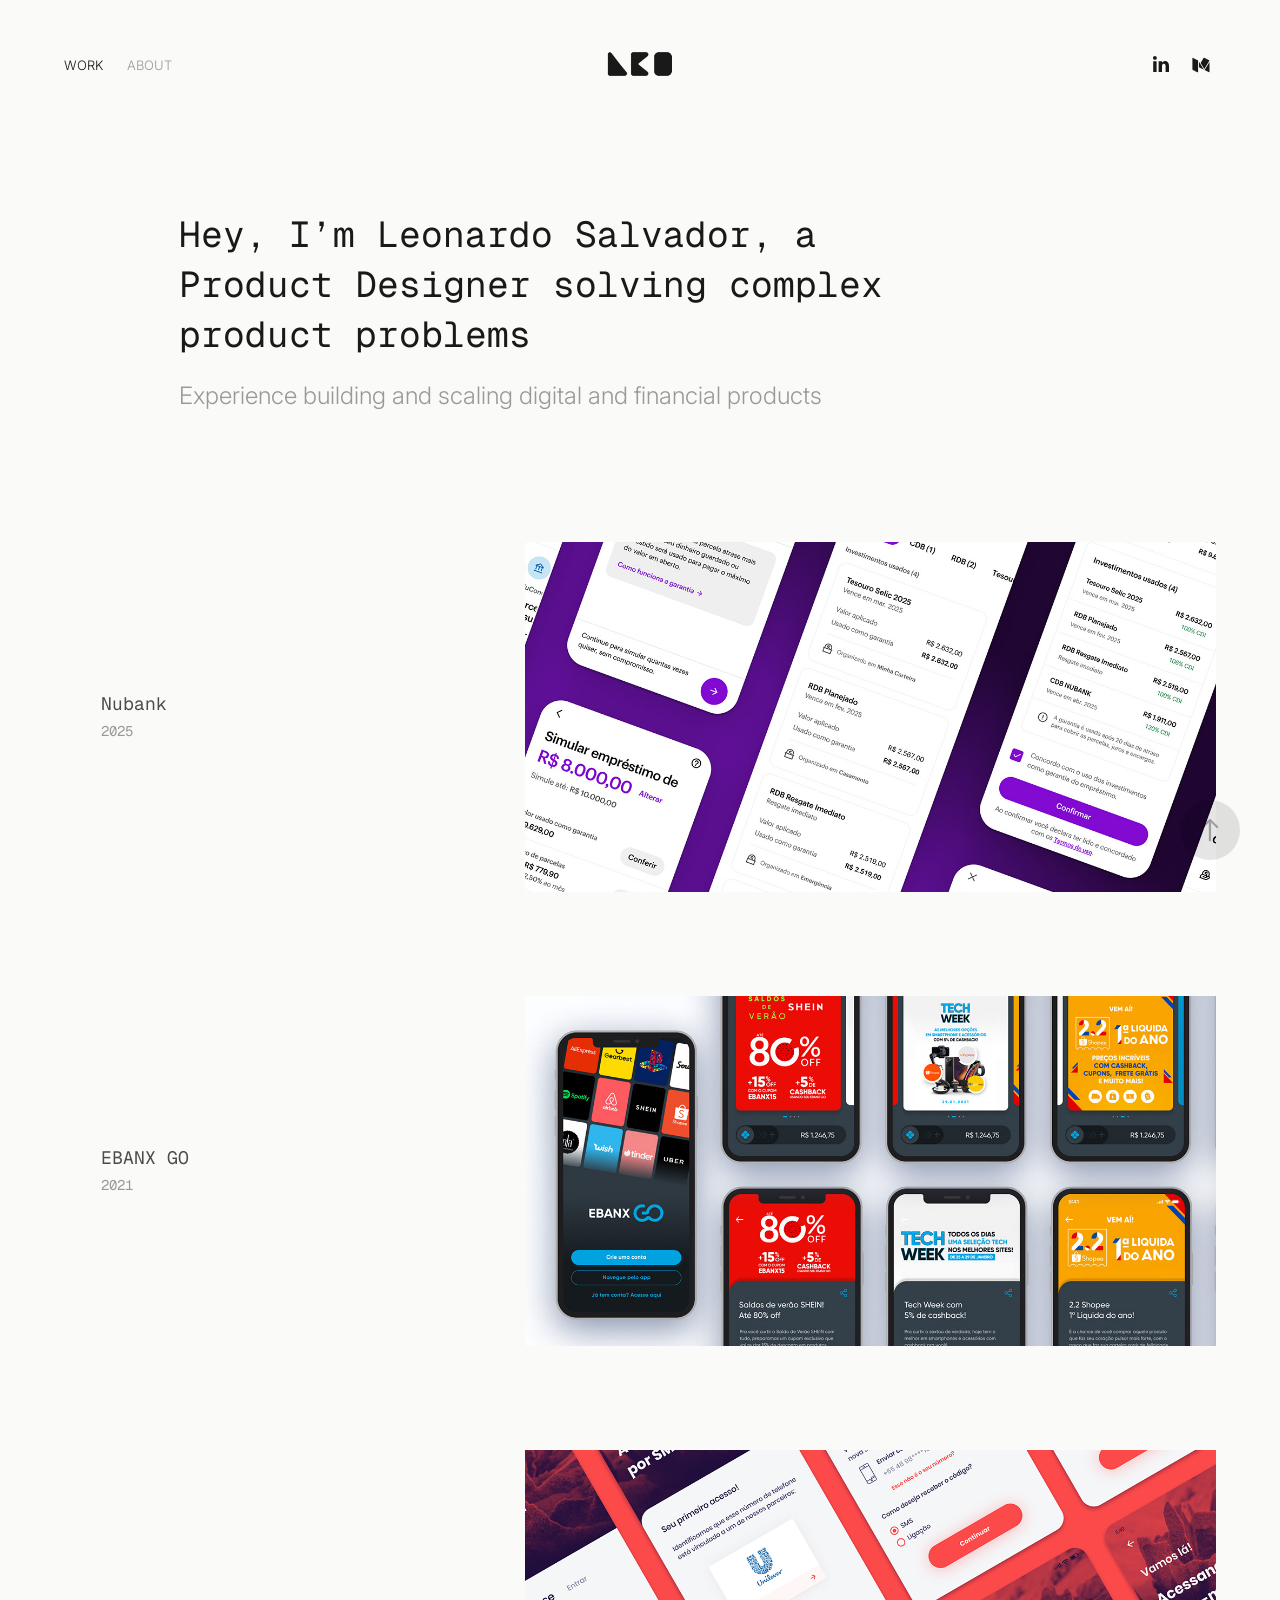
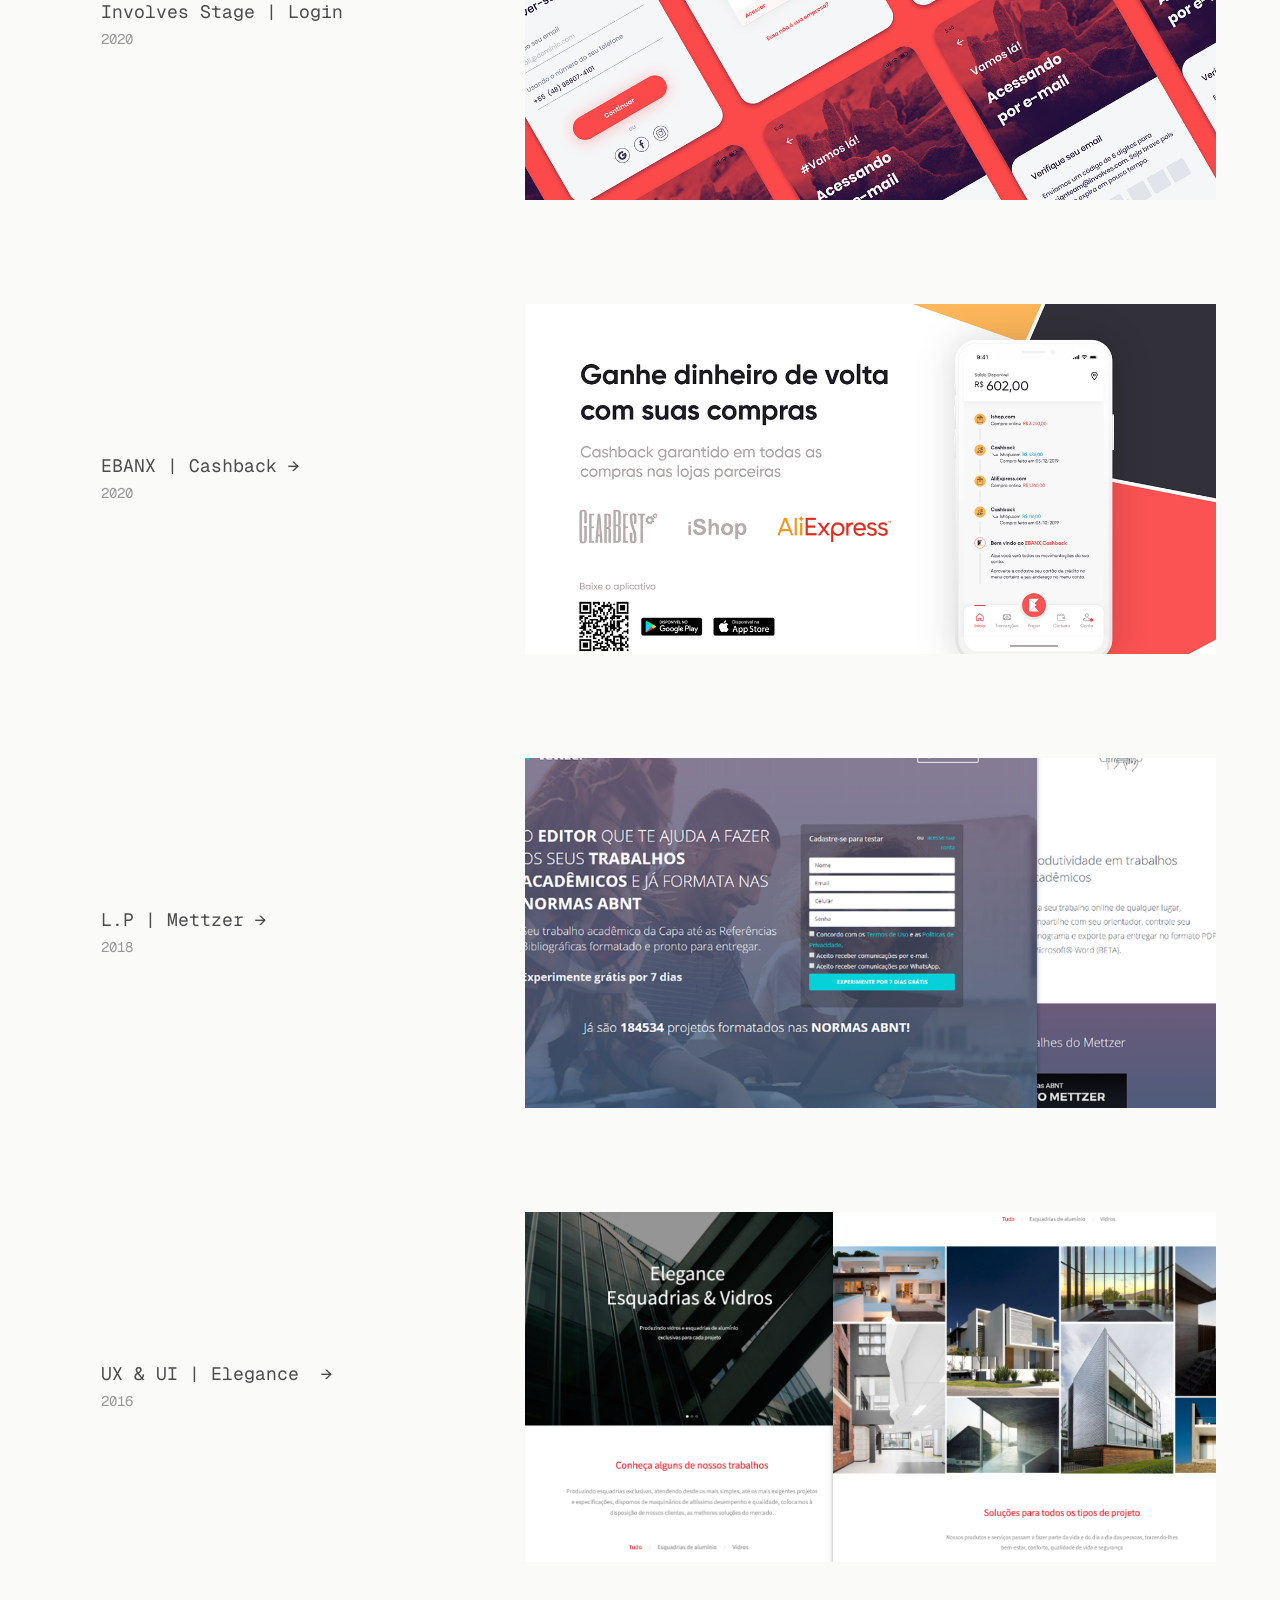
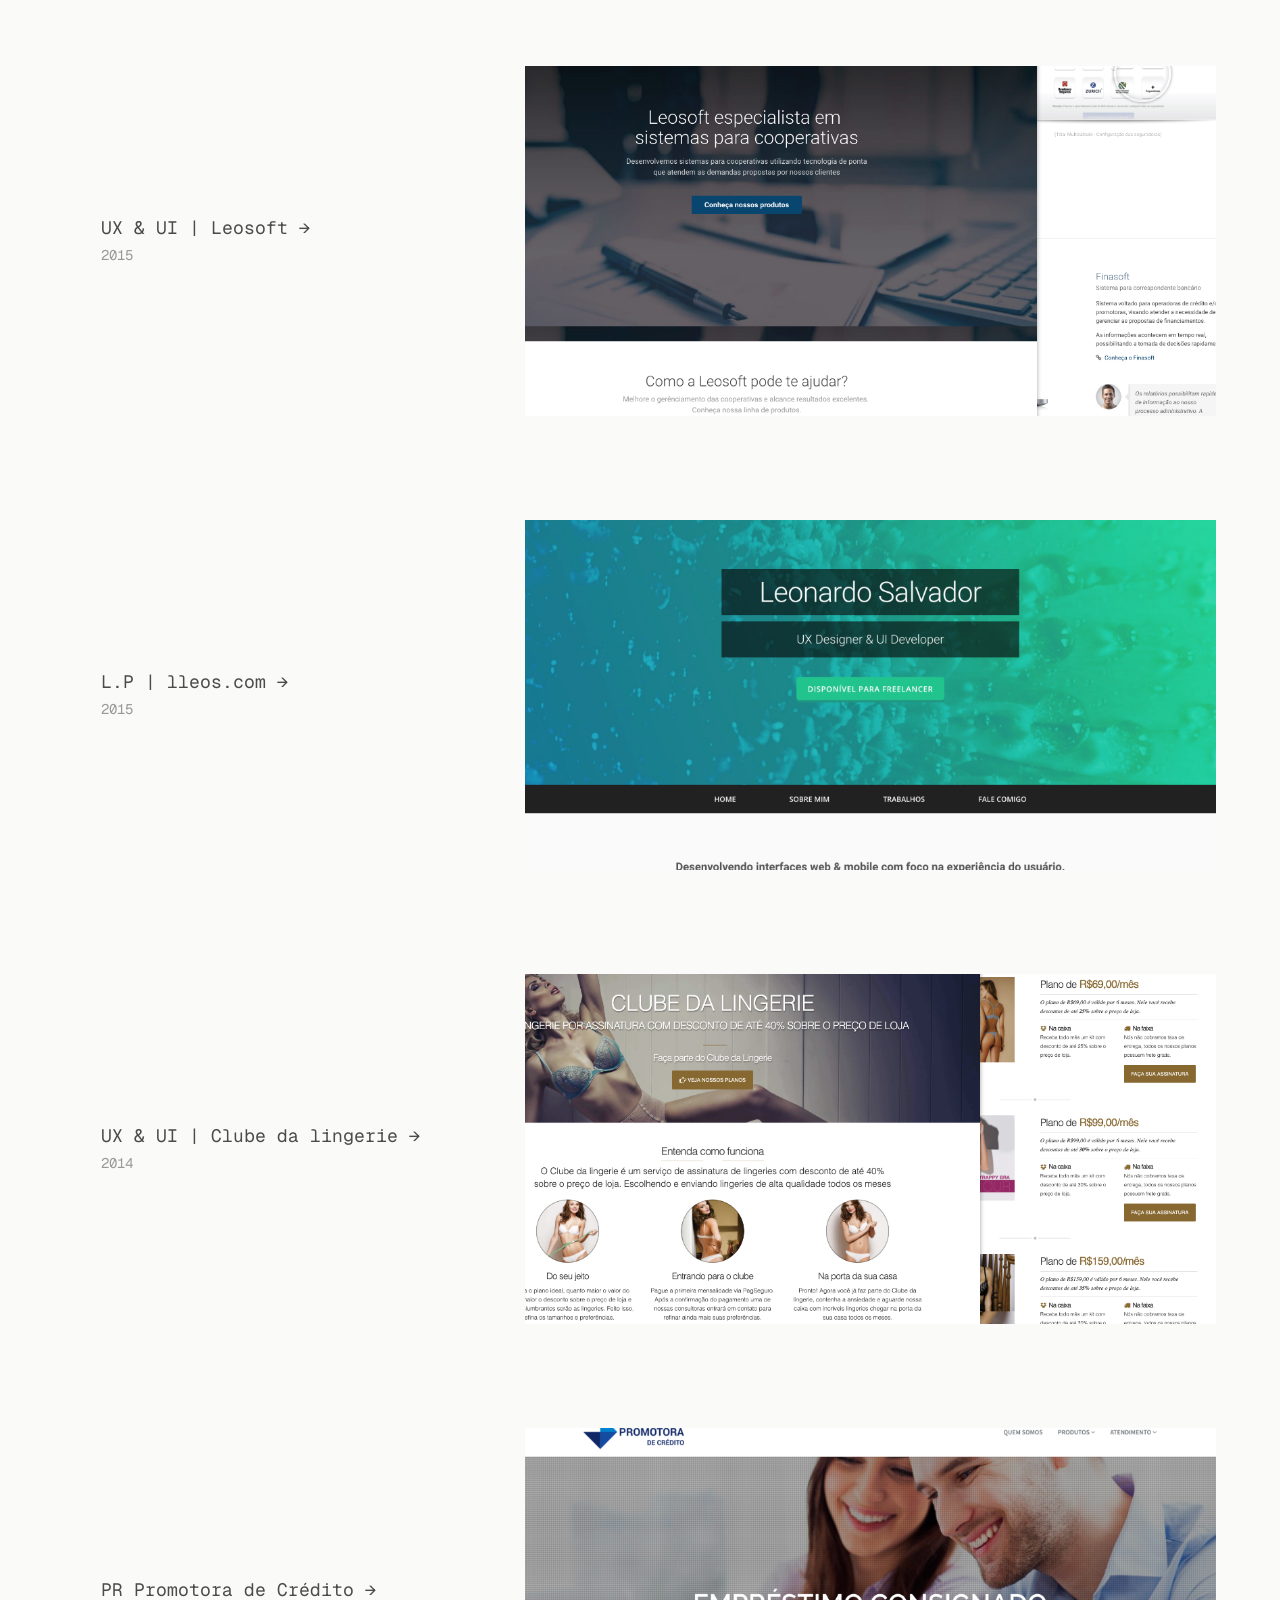
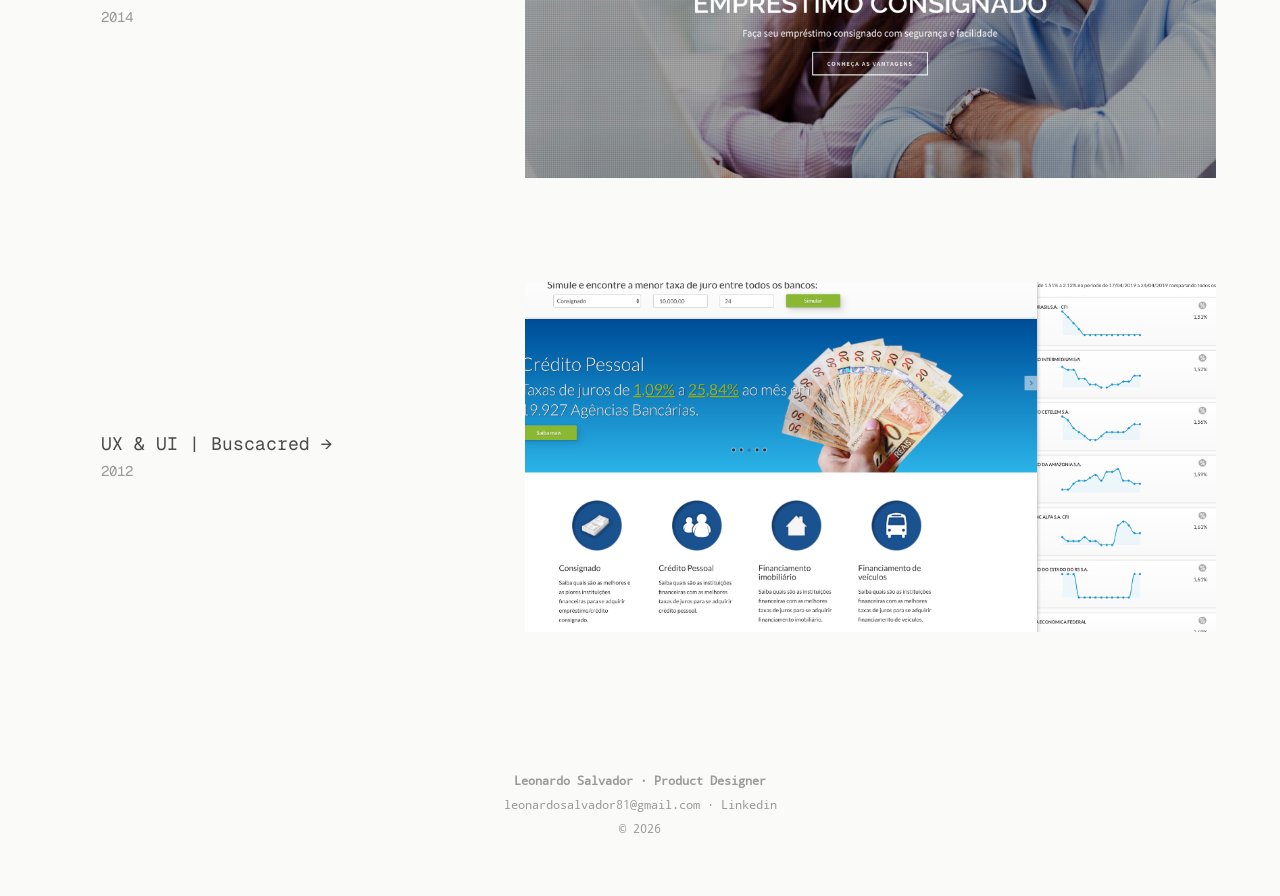
<file: index.html>
<!DOCTYPE HTML>
<html lang="en-US">
<head>
  <meta charset="UTF-8" />
  <!-- Google tag (gtag.js) -->
  <script async src="https://www.googletagmanager.com/gtag/js?id=G-JSJTT5F3T6"></script>
  <script>
    window.dataLayer = window.dataLayer || [];
    function gtag(){dataLayer.push(arguments);}
    gtag('js', new Date());

    gtag('config', 'G-JSJTT5F3T6');
  </script>

  <script type="text/javascript">
    (function(c,l,a,r,i,t,y){
        c[a]=c[a]||function(){(c[a].q=c[a].q||[]).push(arguments)};
        t=l.createElement(r);t.async=1;t.src="https://www.clarity.ms/tag/"+i;
        y=l.getElementsByTagName(r)[0];y.parentNode.insertBefore(t,y);
    })(window, document, "clarity", "script", "x3ifr281wq");
  </script>
  <!-- Clarity -->
  <meta name="viewport" content="width=device-width, initial-scale=1" />
  <meta name="keywords"  content="Product Designer,Portfolio,UX Designer,UI Designer,UX,UI,UI &amp; UI,Leonardo Salvador,Product Design Portfolio,Digital Products,Fintech Design" />
  <meta name="description"  content="Product Designer with experience building and scaling complex digital and financial products. Portfolio featuring real-world case studies across fintech and platforms." />
  <meta name="twitter:card"  content="summary_large_image" />
  <meta name="twitter:site"  content="@lleos" />
  <meta  property="og:title" content="Leonardo Salvador | Product Designer · UX · Digital Products" />
  <meta  property="og:description" content="Product Designer with experience building and scaling complex digital and financial products. Portfolio featuring real-world case studies across fintech and platforms." />
  <meta  property="og:image" content="assets/images/402b8898-0b54-446c-a763-d3b17bb9fd54_rwc_903x0x4320x3240x4320.jpg" />
  <link rel="icon" href="assets/images/13adc325-6b82-43f4-a255-717498464987_carw_1x1x32.png" />
  <title>Leonardo Salvador | Product Designer · UX · Digital Products</title>
    
  <link rel="stylesheet" href="assets/css/fonts.css" type="text/css" />
  <link rel="stylesheet" href="assets/css/theme.css" type="text/css" />
  <link rel="stylesheet" href="assets/css/main.css" type="text/css" />
  <script type="text/javascript" src="assets/js/site.js" defer></script>
</head>
  <body>  
    <div class='page-background-video page-background-video-with-panel'></div>
  <div class="js-responsive-nav">
    <div class="responsive-nav has-social">
      <div class="responsive-nav__contents">
        <div class="close-responsive-click-area js-close-responsive-nav">
          <div class="close-responsive-button"></div>
        </div>
            <nav class="nav-container" data-hover-hint="nav" data-hover-hint-placement="bottom-start">
                <div class="gallery-title"><a href="index.html" class="active">Work</a></div>
      <div class="page-title">
        <a href="about.html" >About</a>
      </div>
            </nav>
          <div class="social pf-nav-social" data-context="theme.nav" data-hover-hint="navSocialIcons" data-hover-hint-placement="bottom-start">
            <ul>
                    <li>
                      <a href="https://www.linkedin.com/in/lleos/" target="_blank">
                        <svg version="1.1" id="Layer_1" xmlns="http://www.w3.org/2000/svg" xmlns:xlink="http://www.w3.org/1999/xlink" viewBox="0 0 30 24" style="enable-background:new 0 0 30 24;" xml:space="preserve" class="icon">
                        <path id="path-1_24_" d="M19.6,19v-5.8c0-1.4-0.5-2.4-1.7-2.4c-1,0-1.5,0.7-1.8,1.3C16,12.3,16,12.6,16,13v6h-3.4
                          c0,0,0.1-9.8,0-10.8H16v1.5c0,0,0,0,0,0h0v0C16.4,9,17.2,7.9,19,7.9c2.3,0,4,1.5,4,4.9V19H19.6z M8.9,6.7L8.9,6.7
                          C7.7,6.7,7,5.9,7,4.9C7,3.8,7.8,3,8.9,3s1.9,0.8,1.9,1.9C10.9,5.9,10.1,6.7,8.9,6.7z M10.6,19H7.2V8.2h3.4V19z"/>
                        </svg>
                      </a>
                    </li>
                    <li>
                      <a href="https://medium.com/@lleos" target="_blank">
                        <svg version="1.1" id="Layer_1" xmlns="http://www.w3.org/2000/svg" xmlns:xlink="http://www.w3.org/1999/xlink" viewBox="0 0 30 24" style="enable-background:new 0 0 30 24;" xml:space="preserve" class="icon">
                        <g>
                          <path class="st0" d="M23.5,7.4C23.5,7.4,23.5,7.4,23.5,7.4L23.5,7.4l-5.2-2.6c0,0-0.1,0-0.1,0c0,0-0.1,0-0.1,0
                            c-0.2,0-0.4,0.1-0.5,0.3l-3,4.8l3.7,6.1L23.5,7.4C23.5,7.5,23.5,7.4,23.5,7.4z"/>
                          <polygon class="st0" points="13,8.8 13,14.3 17.9,16.7   "/>
                          <path class="st0" d="M18.6,17.1l4,2c0.5,0.3,0.9,0.1,0.9-0.4V9L18.6,17.1z"/>
                          <path class="st0" d="M12.1,7.4l-5-2.5C7,4.9,6.9,4.8,6.8,4.8C6.6,4.8,6.4,5,6.4,5.3v10.9c0,0.3,0.2,0.6,0.5,0.8l4.4,2.2
                            c0.1,0.1,0.2,0.1,0.3,0.1c0.3,0,0.5-0.2,0.5-0.6L12.1,7.4C12.1,7.5,12.1,7.4,12.1,7.4z"/>
                        </g>
                        </svg>
                      </a>
                    </li>
            </ul>
          </div>
      </div>
    </div>
  </div>
  <div class="site-wrap cfix">
    <div class="site-container">
      <div class="site-content e2e-site-content">
          <header class="site-header js-site-header " data-context="theme.nav" data-hover-hint="nav" data-hover-hint-placement="top-start">
              <nav class="nav-container" data-hover-hint="nav" data-hover-hint-placement="bottom-start">
                <div class="gallery-title"><a href="index.html" class="active">Work</a></div>
      <div class="page-title">
        <a href="about.html" >About</a>
      </div>
              </nav>
              <div class="logo-wrap" data-context="theme.logo.header" data-hover-hint="logo" data-hover-hint-placement="bottom-start">
                <div class="logo e2e-site-logo-text logo-image  ">
    <a href="index.html" class="image-normal image-link">
      <img src="assets/images/36c4798f-9c29-4a35-9ccb-78d7451b9d5c_rwc_2x0x242x98x4096.png" alt="Leonardo Salvador">
    </a>
                </div>
              </div>
              <div class="social pf-nav-social" data-context="theme.nav" data-hover-hint="navSocialIcons" data-hover-hint-placement="bottom-start">
                <ul>
                        <li>
                          <a href="https://www.linkedin.com/in/lleos/" target="_blank">
                            <svg version="1.1" id="Layer_1" xmlns="http://www.w3.org/2000/svg" xmlns:xlink="http://www.w3.org/1999/xlink" viewBox="0 0 30 24" style="enable-background:new 0 0 30 24;" xml:space="preserve" class="icon">
                            <path id="path-1_24_" d="M19.6,19v-5.8c0-1.4-0.5-2.4-1.7-2.4c-1,0-1.5,0.7-1.8,1.3C16,12.3,16,12.6,16,13v6h-3.4
                              c0,0,0.1-9.8,0-10.8H16v1.5c0,0,0,0,0,0h0v0C16.4,9,17.2,7.9,19,7.9c2.3,0,4,1.5,4,4.9V19H19.6z M8.9,6.7L8.9,6.7
                              C7.7,6.7,7,5.9,7,4.9C7,3.8,7.8,3,8.9,3s1.9,0.8,1.9,1.9C10.9,5.9,10.1,6.7,8.9,6.7z M10.6,19H7.2V8.2h3.4V19z"/>
                            </svg>
                          </a>
                        </li>
                        <li>
                          <a href="https://medium.com/@lleos" target="_blank">
                            <svg version="1.1" id="Layer_1" xmlns="http://www.w3.org/2000/svg" xmlns:xlink="http://www.w3.org/1999/xlink" viewBox="0 0 30 24" style="enable-background:new 0 0 30 24;" xml:space="preserve" class="icon">
                            <g>
                              <path class="st0" d="M23.5,7.4C23.5,7.4,23.5,7.4,23.5,7.4L23.5,7.4l-5.2-2.6c0,0-0.1,0-0.1,0c0,0-0.1,0-0.1,0
                                c-0.2,0-0.4,0.1-0.5,0.3l-3,4.8l3.7,6.1L23.5,7.4C23.5,7.5,23.5,7.4,23.5,7.4z"/>
                              <polygon class="st0" points="13,8.8 13,14.3 17.9,16.7   "/>
                              <path class="st0" d="M18.6,17.1l4,2c0.5,0.3,0.9,0.1,0.9-0.4V9L18.6,17.1z"/>
                              <path class="st0" d="M12.1,7.4l-5-2.5C7,4.9,6.9,4.8,6.8,4.8C6.6,4.8,6.4,5,6.4,5.3v10.9c0,0.3,0.2,0.6,0.5,0.8l4.4,2.2
                                c0.1,0.1,0.2,0.1,0.3,0.1c0.3,0,0.5-0.2,0.5-0.6L12.1,7.4C12.1,7.5,12.1,7.4,12.1,7.4z"/>
                            </g>
                            </svg>
                          </a>
                        </li>
                </ul>
              </div>
              <div class="hamburger-click-area js-hamburger">
                <div class="hamburger">
                  <i></i>
                  <i></i>
                  <i></i>
                </div>
              </div>
          </header>
            <div class="masthead" data-context="page.masthead" data-hover-hint="mastheadOptions" data-hover-hint-placement="top-start">
              <div class="masthead-contents">
                <div class="masthead-text js-masthead-text">
                  <div data-context="page.masthead" data-hover-hint="mastheadTitle"><h1 decorator="inlineTextEditable" contenteditable="false" class="js-inline-text-editable preserve-whitespace main-text rich-text module-text" data-text-keypath="customizations.masthead.title.text" value="Hey, I’m Leonardo Salvador, a Product Designer solving complex product problems">Hey, I’m Leonardo Salvador, a Product Designer solving complex product problems</h1></div>
                  <div data-context="page.masthead" data-hover-hint="mastheadText"><p decorator="inlineTextEditable" contenteditable="false" class="js-inline-text-editable preserve-whitespace main-text rich-text module-text" data-text-keypath="page.masthead.text.text" value="Experience building and scaling digital and financial products">Experience building and scaling digital and financial products</p></div>
                  <div class="masthead-buttons">
                    
                  </div>
                </div>
              </div>
            </div>
        <main>
          <section class="project-covers js-site-wrap" data-context="page.gallery.covers">
          <a class="project-cover js-project-cover-touch hold-space" href="nubank-case-study.html" data-context="pages" data-identity="id:p6970dba1eeb584053d0c15f6a58653f60ad22353cb3f7d648baab" data-hover-hint-id="p6970dba1eeb584053d0c15f6a58653f60ad22353cb3f7d648baab" data-hover-hint="galleryPageCover">
              <div class="cover-image-wrap">
                <div class="cover-image">
                    <div class="cover cover-normal">

            <img
             class="cover__img image-loaded"
             src="assets/images/402b8898-0b54-446c-a763-d3b17bb9fd54_rwc_903x0x4320x3240x4320.jpg"
             srcset="assets/images/402b8898-0b54-446c-a763-d3b17bb9fd54_rwc_903x0x4320x3240x640.jpg 640w,  assets/images/402b8898-0b54-446c-a763-d3b17bb9fd54_rwc_903x0x4320x3240x1280.jpg 1280w,  assets/images/402b8898-0b54-446c-a763-d3b17bb9fd54_rwc_903x0x4320x3240x1366.jpg 1366w,  assets/images/402b8898-0b54-446c-a763-d3b17bb9fd54_rwc_903x0x4320x3240x1920.jpg 1920w,  assets/images/402b8898-0b54-446c-a763-d3b17bb9fd54_rwc_903x0x4320x3240x2560.jpg 2560w,  assets/images/402b8898-0b54-446c-a763-d3b17bb9fd54_rwc_903x0x4320x3240x5120.jpg 5120w"
             sizes="(max-width: 540px) 100vw, (max-width: 768px) 50vw, 100vw"
             loading="lazy"
           >
                              </div>
                </div>
              </div>
            <div class="details-wrap">
              <div class="details">
                <div class="details-inner">
                    <div class="title preserve-whitespace">Nubank</div>
                    <div class="date">2025</div>
                </div>
              </div>
            </div>
          </a>
          <a class="project-cover js-project-cover-touch hold-space" href="ebanx-go-case-study.html" data-context="pages" data-identity="id:p6294f7644074626517732987016b66bf3d9bfc13a47a10e72a71d" data-hover-hint-id="p6294f7644074626517732987016b66bf3d9bfc13a47a10e72a71d" data-hover-hint="galleryPageCover">
              <div class="cover-image-wrap">
                <div class="cover-image">
                    <div class="cover cover-normal">

            <img
             class="cover__img image-loaded"
             src="assets/images/2cb626e4-7eb5-4bc4-a6dd-fb0035d34fb0_rwc_102x17209x2053x1539x2053.jpg"
             srcset="assets/images/2cb626e4-7eb5-4bc4-a6dd-fb0035d34fb0_rwc_102x17209x2053x1539x640.jpg 640w,  assets/images/2cb626e4-7eb5-4bc4-a6dd-fb0035d34fb0_rwc_102x17209x2053x1539x1280.jpg 1280w,  assets/images/2cb626e4-7eb5-4bc4-a6dd-fb0035d34fb0_rwc_102x17209x2053x1539x1366.jpg 1366w,  assets/images/2cb626e4-7eb5-4bc4-a6dd-fb0035d34fb0_rwc_102x17209x2053x1539x1920.jpg 1920w,  assets/images/2cb626e4-7eb5-4bc4-a6dd-fb0035d34fb0_rwc_102x17209x2053x1539x2560.jpg 2560w,  assets/images/2cb626e4-7eb5-4bc4-a6dd-fb0035d34fb0_rwc_102x17209x2053x1539x2053.jpg 5120w"
             sizes="(max-width: 540px) 100vw, (max-width: 768px) 50vw, 100vw"
             loading="lazy"
           >
                              </div>
                </div>
              </div>
            <div class="details-wrap">
              <div class="details">
                <div class="details-inner">
                    <div class="title preserve-whitespace">EBANX GO</div>
                    <div class="date">2021</div>
                </div>
              </div>
            </div>
          </a>
          <a class="project-cover js-project-cover-touch hold-space" href="involves-stage-sign-in-and-sign-up.html" data-context="pages" data-identity="id:p5f2c1cb92f15f0fe3629ab96b59e858323330f6c4e144d2a82383" data-hover-hint-id="p5f2c1cb92f15f0fe3629ab96b59e858323330f6c4e144d2a82383" data-hover-hint="galleryPageCover">
              <div class="cover-image-wrap">
                <div class="cover-image">
                    <div class="cover cover-normal">

            <img
             class="cover__img image-loaded"
             src="assets/images/db76cd25-1dc8-4609-bf8d-7ae03d1290d0_car_4x3.png"
             srcset="assets/images/db76cd25-1dc8-4609-bf8d-7ae03d1290d0_carw_4x3x640.png 640w,  assets/images/db76cd25-1dc8-4609-bf8d-7ae03d1290d0_carw_4x3x1280.png 1280w,  assets/images/db76cd25-1dc8-4609-bf8d-7ae03d1290d0_carw_4x3x1366.png 1366w,  assets/images/db76cd25-1dc8-4609-bf8d-7ae03d1290d0_carw_4x3x1920.png 1920w,  assets/images/db76cd25-1dc8-4609-bf8d-7ae03d1290d0_carw_4x3x2560.png 2560w,  assets/images/db76cd25-1dc8-4609-bf8d-7ae03d1290d0_carw_4x3x5120.png 5120w"
             sizes="(max-width: 540px) 100vw, (max-width: 768px) 50vw, 100vw"
             loading="lazy"
           >
                              </div>
                </div>
              </div>
            <div class="details-wrap">
              <div class="details">
                <div class="details-inner">
                    <div class="title preserve-whitespace">Involves Stage | Login</div>
                    <div class="date">2020</div>
                </div>
              </div>
            </div>
          </a>
          <a class="project-cover js-project-cover-touch hold-space" href="ebanx-cashback.html" data-context="pages" data-identity="id:p5f2853f114649176d69917e9a3828abc413877c2db40be66c3e84" data-hover-hint-id="p5f2853f114649176d69917e9a3828abc413877c2db40be66c3e84" data-hover-hint="galleryPageCover">
              <div class="cover-image-wrap">
                <div class="cover-image">
                    <div class="cover cover-normal">

            <img
             class="cover__img image-loaded"
             src="assets/images/52fb2d6d-1766-4935-b0fd-61257729c979_car_4x3.png"
             srcset="assets/images/52fb2d6d-1766-4935-b0fd-61257729c979_carw_4x3x640.png 640w,  assets/images/52fb2d6d-1766-4935-b0fd-61257729c979_carw_4x3x1280.png 1280w,  assets/images/52fb2d6d-1766-4935-b0fd-61257729c979_carw_4x3x1366.png 1366w,  assets/images/52fb2d6d-1766-4935-b0fd-61257729c979_carw_4x3x1920.png 1920w,  assets/images/52fb2d6d-1766-4935-b0fd-61257729c979_carw_4x3x2560.png 2560w,  assets/images/52fb2d6d-1766-4935-b0fd-61257729c979_carw_4x3x5120.png 5120w"
             sizes="(max-width: 540px) 100vw, (max-width: 768px) 50vw, 100vw"
             loading="lazy"
           >
                              </div>
                </div>
              </div>
            <div class="details-wrap">
              <div class="details">
                <div class="details-inner">
                    <div class="title preserve-whitespace">EBANX | Cashback →</div>
                    <div class="date">2020</div>
                </div>
              </div>
            </div>
          </a>
          <a class="project-cover js-project-cover-touch hold-space" href="mettzer.html" data-context="pages" data-identity="id:p5f2432aa810957a58f27f7e72a7eea9249f383ad8c22282803e79" data-hover-hint-id="p5f2432aa810957a58f27f7e72a7eea9249f383ad8c22282803e79" data-hover-hint="galleryPageCover">
              <div class="cover-image-wrap">
                <div class="cover-image">
                    <div class="cover cover-normal">

            <img
             class="cover__img image-loaded"
             src="assets/images/0b931c91-cfef-4d69-a0da-e64cfbc2b387_car_4x3.png"
             srcset="assets/images/0b931c91-cfef-4d69-a0da-e64cfbc2b387_carw_4x3x640.png 640w,  assets/images/0b931c91-cfef-4d69-a0da-e64cfbc2b387_carw_4x3x1280.png 1280w,  assets/images/0b931c91-cfef-4d69-a0da-e64cfbc2b387_carw_4x3x1366.png 1366w,  assets/images/0b931c91-cfef-4d69-a0da-e64cfbc2b387_carw_4x3x1920.png 1920w,  assets/images/0b931c91-cfef-4d69-a0da-e64cfbc2b387_carw_4x3x2560.png 2560w,  assets/images/0b931c91-cfef-4d69-a0da-e64cfbc2b387_carw_4x3x5120.png 5120w"
             sizes="(max-width: 540px) 100vw, (max-width: 768px) 50vw, 100vw"
             loading="lazy"
           >
                              </div>
                </div>
              </div>
            <div class="details-wrap">
              <div class="details">
                <div class="details-inner">
                    <div class="title preserve-whitespace">L.P | Mettzer →</div>
                    <div class="date">2018</div>
                </div>
              </div>
            </div>
          </a>
          <a class="project-cover js-project-cover-touch hold-space" href="elegance.html" data-context="pages" data-identity="id:p5f2432aa5da6800f6861b8034212dc478aad6185f7819e514a20f" data-hover-hint-id="p5f2432aa5da6800f6861b8034212dc478aad6185f7819e514a20f" data-hover-hint="galleryPageCover">
              <div class="cover-image-wrap">
                <div class="cover-image">
                    <div class="cover cover-normal">

            <img
             class="cover__img image-loaded"
             src="assets/images/c8bc04ce-859c-4aad-a7b6-8667f48d7e31_car_4x3.png"
             srcset="assets/images/c8bc04ce-859c-4aad-a7b6-8667f48d7e31_carw_4x3x640.png 640w,  assets/images/c8bc04ce-859c-4aad-a7b6-8667f48d7e31_carw_4x3x1280.png 1280w,  assets/images/c8bc04ce-859c-4aad-a7b6-8667f48d7e31_carw_4x3x1366.png 1366w,  assets/images/c8bc04ce-859c-4aad-a7b6-8667f48d7e31_carw_4x3x1920.png 1920w,  assets/images/c8bc04ce-859c-4aad-a7b6-8667f48d7e31_carw_4x3x2560.png 2560w,  assets/images/c8bc04ce-859c-4aad-a7b6-8667f48d7e31_carw_4x3x5120.png 5120w"
             sizes="(max-width: 540px) 100vw, (max-width: 768px) 50vw, 100vw"
             loading="lazy"
           >
                              </div>
                </div>
              </div>
            <div class="details-wrap">
              <div class="details">
                <div class="details-inner">
                    <div class="title preserve-whitespace">UX &amp; UI | Elegance  →</div>
                    <div class="date">2016</div>
                </div>
              </div>
            </div>
          </a>
          <a class="project-cover js-project-cover-touch hold-space" href="leosoft.html" data-context="pages" data-identity="id:p5f2432aa38b1c08e232b39d40809edb8d7bba8c57dfd5383f7542" data-hover-hint-id="p5f2432aa38b1c08e232b39d40809edb8d7bba8c57dfd5383f7542" data-hover-hint="galleryPageCover">
              <div class="cover-image-wrap">
                <div class="cover-image">
                    <div class="cover cover-normal">

            <img
             class="cover__img image-loaded"
             src="assets/images/7fce55a0-1e4f-4744-bc46-47f794152298_car_4x3.png"
             srcset="assets/images/7fce55a0-1e4f-4744-bc46-47f794152298_carw_4x3x640.png 640w,  assets/images/7fce55a0-1e4f-4744-bc46-47f794152298_carw_4x3x1280.png 1280w,  assets/images/7fce55a0-1e4f-4744-bc46-47f794152298_carw_4x3x1366.png 1366w,  assets/images/7fce55a0-1e4f-4744-bc46-47f794152298_carw_4x3x1920.png 1920w,  assets/images/7fce55a0-1e4f-4744-bc46-47f794152298_carw_4x3x2560.png 2560w,  assets/images/7fce55a0-1e4f-4744-bc46-47f794152298_carw_4x3x5120.png 5120w"
             sizes="(max-width: 540px) 100vw, (max-width: 768px) 50vw, 100vw"
             loading="lazy"
           >
                              </div>
                </div>
              </div>
            <div class="details-wrap">
              <div class="details">
                <div class="details-inner">
                    <div class="title preserve-whitespace">UX &amp; UI | Leosoft →</div>
                    <div class="date">2015</div>
                </div>
              </div>
            </div>
          </a>
          <a class="project-cover js-project-cover-touch hold-space" href="lleoscom.html" data-context="pages" data-identity="id:p5f2432a975d9868e860585ab9dde731d9a859ab4fdb39662ae8ce" data-hover-hint-id="p5f2432a975d9868e860585ab9dde731d9a859ab4fdb39662ae8ce" data-hover-hint="galleryPageCover">
              <div class="cover-image-wrap">
                <div class="cover-image">
                    <div class="cover cover-normal">

            <img
             class="cover__img image-loaded"
             src="assets/images/818a186a-c092-45ee-b243-b78d523cc841_car_4x3.png"
             srcset="assets/images/818a186a-c092-45ee-b243-b78d523cc841_carw_4x3x640.png 640w,  assets/images/818a186a-c092-45ee-b243-b78d523cc841_carw_4x3x1280.png 1280w,  assets/images/818a186a-c092-45ee-b243-b78d523cc841_carw_4x3x1366.png 1366w,  assets/images/818a186a-c092-45ee-b243-b78d523cc841_carw_4x3x1920.png 1920w,  assets/images/818a186a-c092-45ee-b243-b78d523cc841_carw_4x3x2560.png 2560w,  assets/images/818a186a-c092-45ee-b243-b78d523cc841_carw_4x3x5120.png 5120w"
             sizes="(max-width: 540px) 100vw, (max-width: 768px) 50vw, 100vw"
             loading="lazy"
           >
                              </div>
                </div>
              </div>
            <div class="details-wrap">
              <div class="details">
                <div class="details-inner">
                    <div class="title preserve-whitespace">L.P | lleos.com →</div>
                    <div class="date">2015</div>
                </div>
              </div>
            </div>
          </a>
          <a class="project-cover js-project-cover-touch hold-space" href="clube-da-lingerie.html" data-context="pages" data-identity="id:p5f2432aa03e641f978828c2000d1e87cc85dbe75e03bebce02371" data-hover-hint-id="p5f2432aa03e641f978828c2000d1e87cc85dbe75e03bebce02371" data-hover-hint="galleryPageCover">
              <div class="cover-image-wrap">
                <div class="cover-image">
                    <div class="cover cover-normal">

            <img
             class="cover__img image-loaded"
             src="assets/images/c820d2c9-9b81-4405-81a7-457db50a79fa_car_4x3.png"
             srcset="assets/images/c820d2c9-9b81-4405-81a7-457db50a79fa_carw_4x3x640.png 640w,  assets/images/c820d2c9-9b81-4405-81a7-457db50a79fa_carw_4x3x1280.png 1280w,  assets/images/c820d2c9-9b81-4405-81a7-457db50a79fa_carw_4x3x1366.png 1366w,  assets/images/c820d2c9-9b81-4405-81a7-457db50a79fa_carw_4x3x1920.png 1920w,  assets/images/c820d2c9-9b81-4405-81a7-457db50a79fa_carw_4x3x2560.png 2560w,  assets/images/c820d2c9-9b81-4405-81a7-457db50a79fa_carw_4x3x5120.png 5120w"
             sizes="(max-width: 540px) 100vw, (max-width: 768px) 50vw, 100vw"
             loading="lazy"
           >
                              </div>
                </div>
              </div>
            <div class="details-wrap">
              <div class="details">
                <div class="details-inner">
                    <div class="title preserve-whitespace">UX &amp; UI | Clube da lingerie →</div>
                    <div class="date">2014</div>
                </div>
              </div>
            </div>
          </a>
          <a class="project-cover js-project-cover-touch hold-space" href="prpromotora-de-credito.html" data-context="pages" data-identity="id:p5f2432a9c32cdef3400ecabf371e76af1559ee072a9df7aef0cd9" data-hover-hint-id="p5f2432a9c32cdef3400ecabf371e76af1559ee072a9df7aef0cd9" data-hover-hint="galleryPageCover">
              <div class="cover-image-wrap">
                <div class="cover-image">
                    <div class="cover cover-normal">

            <img
             class="cover__img image-loaded"
             src="assets/images/9bbbff68-b5ce-4099-a0b0-fd24793a7118_car_4x3.png"
             srcset="assets/images/9bbbff68-b5ce-4099-a0b0-fd24793a7118_carw_4x3x640.png 640w,  assets/images/9bbbff68-b5ce-4099-a0b0-fd24793a7118_carw_4x3x1280.png 1280w,  assets/images/9bbbff68-b5ce-4099-a0b0-fd24793a7118_carw_4x3x1366.png 1366w,  assets/images/9bbbff68-b5ce-4099-a0b0-fd24793a7118_carw_4x3x1920.png 1920w,  assets/images/9bbbff68-b5ce-4099-a0b0-fd24793a7118_carw_4x3x2560.png 2560w,  assets/images/9bbbff68-b5ce-4099-a0b0-fd24793a7118_carw_4x3x5120.png 5120w"
             sizes="(max-width: 540px) 100vw, (max-width: 768px) 50vw, 100vw"
             loading="lazy"
           >
                              </div>
                </div>
              </div>
            <div class="details-wrap">
              <div class="details">
                <div class="details-inner">
                    <div class="title preserve-whitespace">PR Promotora de Crédito →</div>
                    <div class="date">2014</div>
                </div>
              </div>
            </div>
          </a>
          <a class="project-cover js-project-cover-touch hold-space" href="buscacred.html" data-context="pages" data-identity="id:p5f2432a99fdd4db1dcffe29a6cdd75c93ba117a2030f24cc2c483" data-hover-hint-id="p5f2432a99fdd4db1dcffe29a6cdd75c93ba117a2030f24cc2c483" data-hover-hint="galleryPageCover">
              <div class="cover-image-wrap">
                <div class="cover-image">
                    <div class="cover cover-normal">

            <img
             class="cover__img image-loaded"
             src="assets/images/c2d8f89a-be39-4aa1-9ca6-da631fae4a83_car_4x3.png"
             srcset="assets/images/c2d8f89a-be39-4aa1-9ca6-da631fae4a83_carw_4x3x640.png 640w,  assets/images/c2d8f89a-be39-4aa1-9ca6-da631fae4a83_carw_4x3x1280.png 1280w,  assets/images/c2d8f89a-be39-4aa1-9ca6-da631fae4a83_carw_4x3x1366.png 1366w,  assets/images/c2d8f89a-be39-4aa1-9ca6-da631fae4a83_carw_4x3x1920.png 1920w,  assets/images/c2d8f89a-be39-4aa1-9ca6-da631fae4a83_carw_4x3x2560.png 2560w,  assets/images/c2d8f89a-be39-4aa1-9ca6-da631fae4a83_carw_4x3x5120.png 5120w"
             sizes="(max-width: 540px) 100vw, (max-width: 768px) 50vw, 100vw"
             loading="lazy"
           >
                              </div>
                </div>
              </div>
            <div class="details-wrap">
              <div class="details">
                <div class="details-inner">
                    <div class="title preserve-whitespace">UX &amp; UI | Buscacred →</div>
                    <div class="date">2012</div>
                </div>
              </div>
            </div>
          </a>
          </section>
              <section class="back-to-top" data-hover-hint="backToTop">
                <a href="index.html#"><span class="arrow">&uarr;</span><span class="preserve-whitespace">Back to Top</span></a>
              </section>
              <a class="back-to-top-fixed js-back-to-top back-to-top-fixed-with-panel" data-hover-hint="backToTop" data-hover-hint-placement="top-start" href="index.html#">
                <svg version="1.1" id="Layer_1" xmlns="http://www.w3.org/2000/svg" xmlns:xlink="http://www.w3.org/1999/xlink" x="0px" y="0px"
                 viewBox="0 0 26 26" style="enable-background:new 0 0 26 26;" xml:space="preserve" class="icon icon-back-to-top">
                <g>
                  <path d="M13.8,1.3L21.6,9c0.1,0.1,0.1,0.3,0.2,0.4c0.1,0.1,0.1,0.3,0.1,0.4s0,0.3-0.1,0.4c-0.1,0.1-0.1,0.3-0.3,0.4
                    c-0.1,0.1-0.2,0.2-0.4,0.3c-0.2,0.1-0.3,0.1-0.4,0.1c-0.1,0-0.3,0-0.4-0.1c-0.2-0.1-0.3-0.2-0.4-0.3L14.2,5l0,19.1
                    c0,0.2-0.1,0.3-0.1,0.5c0,0.1-0.1,0.3-0.3,0.4c-0.1,0.1-0.2,0.2-0.4,0.3c-0.1,0.1-0.3,0.1-0.5,0.1c-0.1,0-0.3,0-0.4-0.1
                    c-0.1-0.1-0.3-0.1-0.4-0.3c-0.1-0.1-0.2-0.2-0.3-0.4c-0.1-0.1-0.1-0.3-0.1-0.5l0-19.1l-5.7,5.7C6,10.8,5.8,10.9,5.7,11
                    c-0.1,0.1-0.3,0.1-0.4,0.1c-0.2,0-0.3,0-0.4-0.1c-0.1-0.1-0.3-0.2-0.4-0.3c-0.1-0.1-0.1-0.2-0.2-0.4C4.1,10.2,4,10.1,4.1,9.9
                    c0-0.1,0-0.3,0.1-0.4c0-0.1,0.1-0.3,0.3-0.4l7.7-7.8c0.1,0,0.2-0.1,0.2-0.1c0,0,0.1-0.1,0.2-0.1c0.1,0,0.2,0,0.2-0.1
                    c0.1,0,0.1,0,0.2,0c0,0,0.1,0,0.2,0c0.1,0,0.2,0,0.2,0.1c0.1,0,0.1,0.1,0.2,0.1C13.7,1.2,13.8,1.2,13.8,1.3z"/>
                </g>
                </svg>
              </a>
              <footer class="site-footer" data-hover-hint="footer">
                <div class="footer-text">
                  <strong>Leonardo Salvador · Product Designer </strong> <br> <a href="mailto:leonardosalvador81@gmail.com">leonardosalvador81@gmail.com</a> · <a href="https://www.linkedin.com/in/lleos/" target="_blank">Linkedin</a><br> © 2026
                </div>
              </footer>
        </main>
      </div>
    </div>
  </div>
</body>
<script type="text/javascript">
  // fix for Safari's back/forward cache
  window.onpageshow = function(e) {
    if (e.persisted) { window.location.reload(); }
  };
</script>
  </html>
</file>
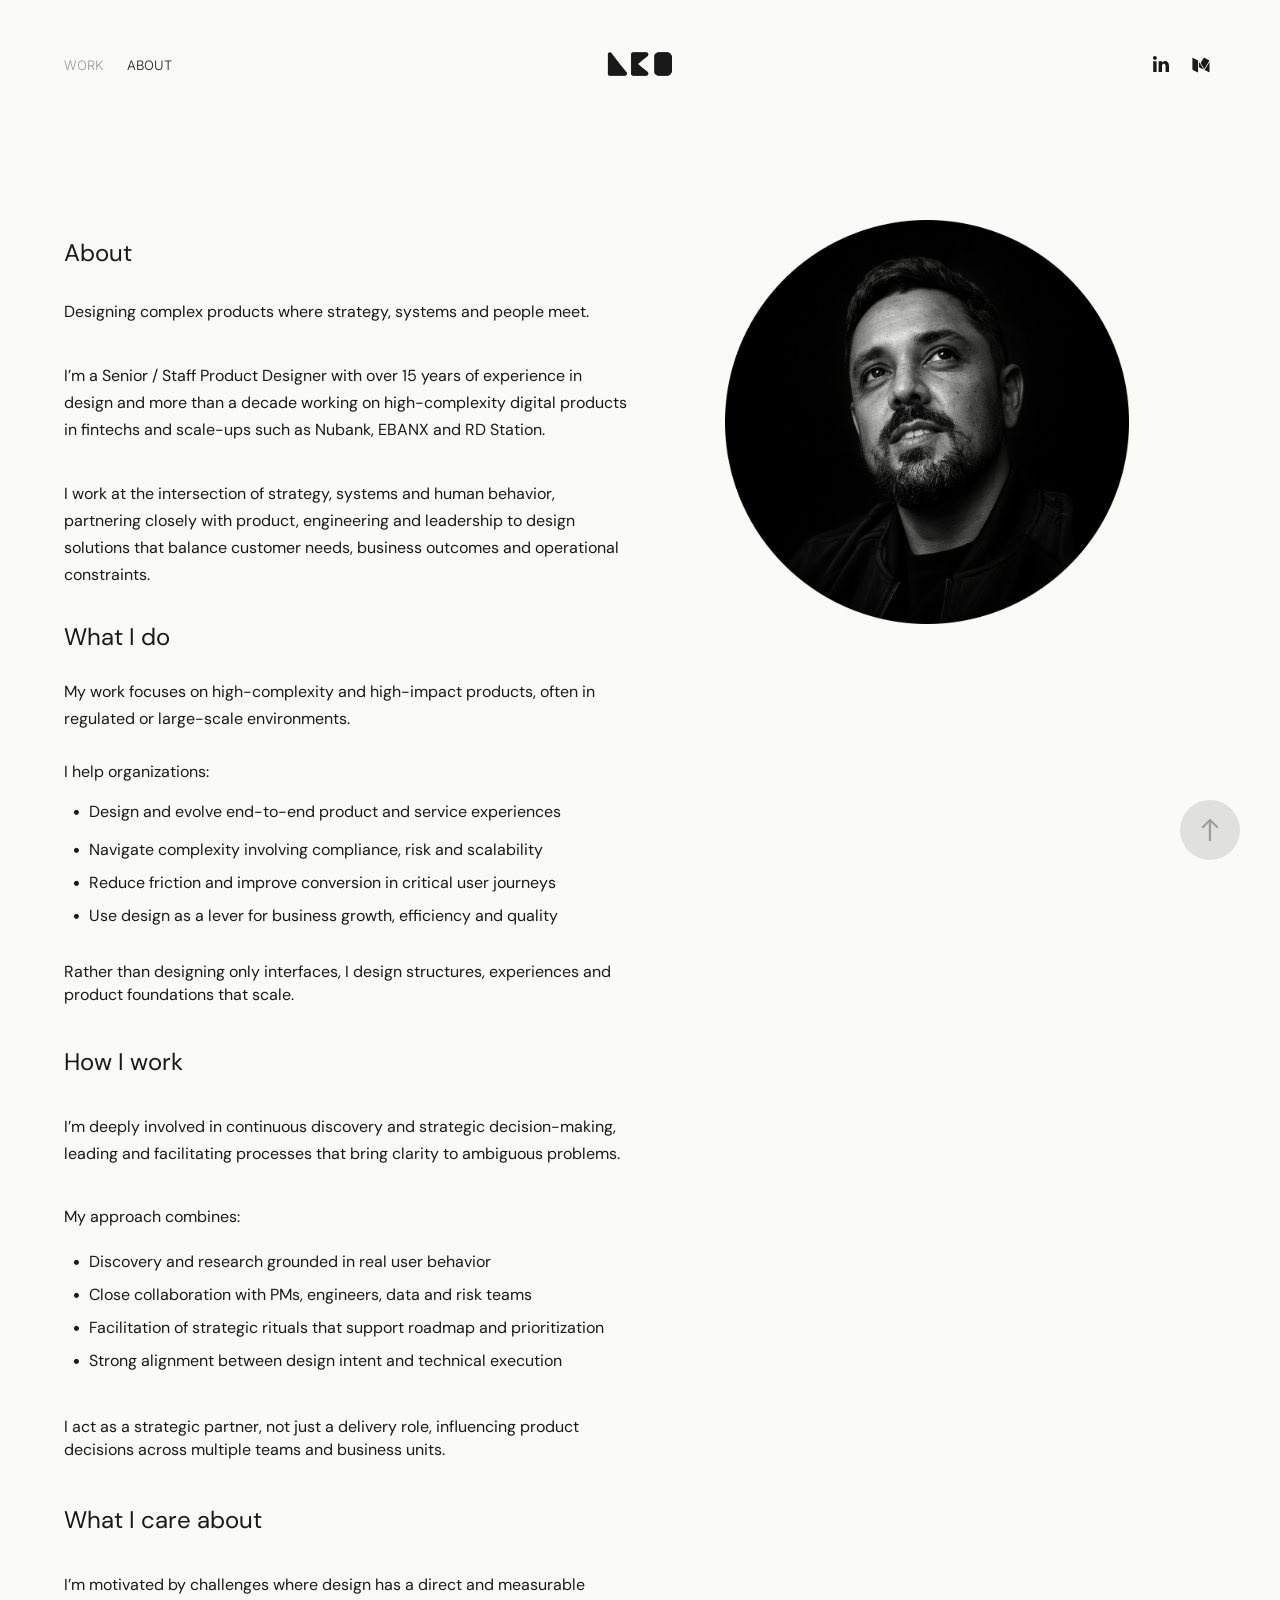
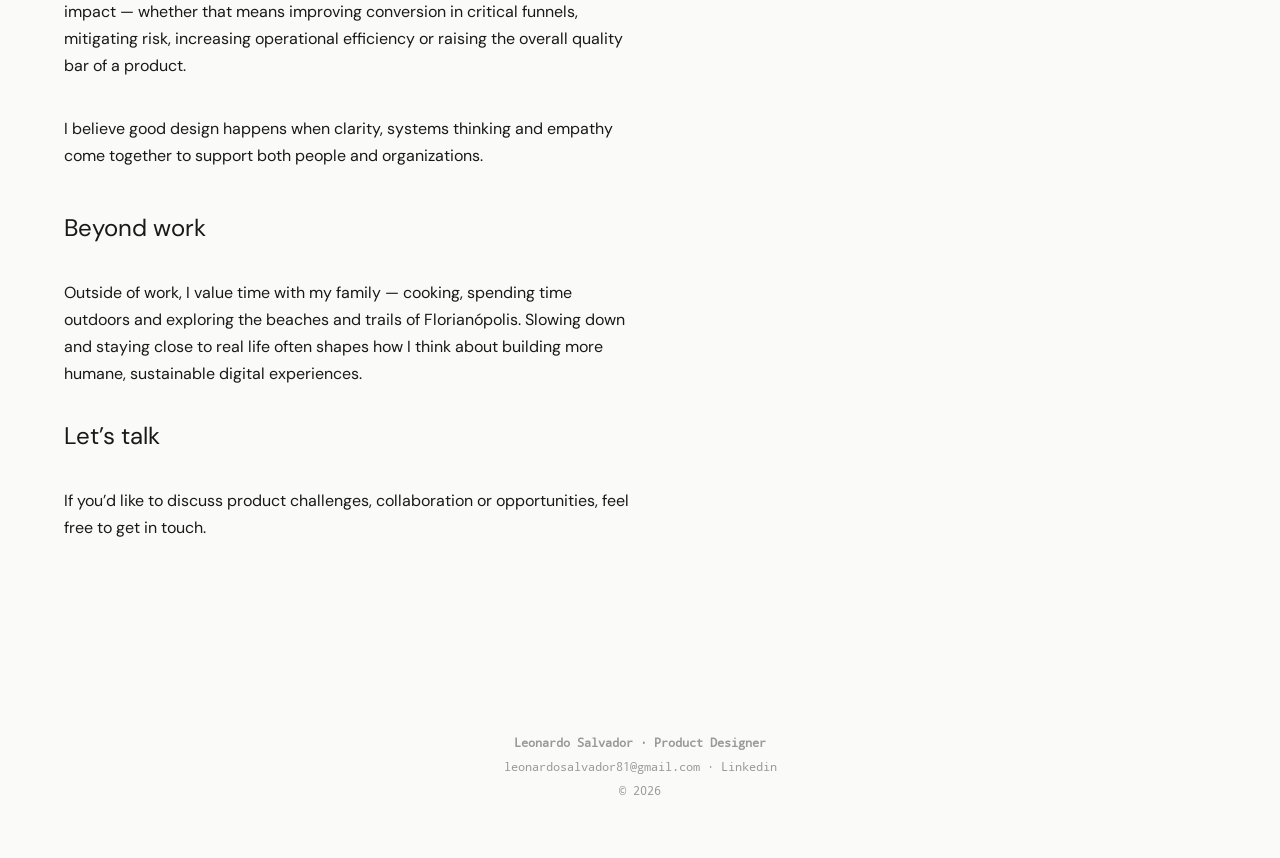
<file: about.html>
<!DOCTYPE HTML>
<html lang="en-US">
<head>
  <meta charset="UTF-8" />
  <meta name="viewport" content="width=device-width, initial-scale=1" />
      <meta name="keywords"  content="Product Designer,Portfolio,UX Designer,UI Designer,UX,UI,UI &amp; UI,Leonardo Salvador,Product Design Portfolio,Digital Products,Fintech Design" />
      <meta name="description"  content="Product Designer with experience building and scaling complex digital and financial products. Portfolio featuring real-world case studies across fintech and platforms." />
      <meta name="twitter:card"  content="summary_large_image" />
      <meta name="twitter:site"  content="@lleos" />
      <meta  property="og:title" content="Leonardo Salvador | Product Designer · UX · Digital Products - About" />
      <meta  property="og:description" content="Product Designer with experience building and scaling complex digital and financial products. Portfolio featuring real-world case studies across fintech and platforms." />
        <link rel="icon" href="assets/images/13adc325-6b82-43f4-a255-717498464987_carw_1x1x32.png" />
<title>Leonardo Salvador | Product Designer · UX · Digital Products - About</title>
    
    <link rel="stylesheet" href="assets/css/fonts.css" type="text/css" />
    <link rel="stylesheet" href="assets/css/theme.css" type="text/css" />
    <link rel="stylesheet" href="assets/css/main.css" type="text/css" />
    <script type="text/javascript">
      (function(c,l,a,r,i,t,y){
          c[a]=c[a]||function(){(c[a].q=c[a].q||[]).push(arguments)};
          t=l.createElement(r);t.async=1;t.src="https://www.clarity.ms/tag/"+i;
          y=l.getElementsByTagName(r)[0];y.parentNode.insertBefore(t,y);
      })(window, document, "clarity", "script", "x3ifr281wq");
    </script>
    <script type="text/javascript" src="assets/js/site.js" defer></script>
</head>
  <body>  <div class='page-background-video page-background-video-with-panel'>
  </div>
  <div class="js-responsive-nav">
    <div class="responsive-nav has-social">
      <div class="responsive-nav__contents">
        <div class="close-responsive-click-area js-close-responsive-nav">
          <div class="close-responsive-button"></div>
        </div>
            <nav class="nav-container" data-hover-hint="nav" data-hover-hint-placement="bottom-start">
                <div class="gallery-title"><a href="index.html" >Work</a></div>
      <div class="page-title">
        <a href="about.html" class="active">About</a>
      </div>
            </nav>
          <div class="social pf-nav-social" data-context="theme.nav" data-hover-hint="navSocialIcons" data-hover-hint-placement="bottom-start">
            <ul>
                    <li>
                      <a href="https://www.linkedin.com/in/lleos/" target="_blank">
                        <svg version="1.1" id="Layer_1" xmlns="http://www.w3.org/2000/svg" xmlns:xlink="http://www.w3.org/1999/xlink" viewBox="0 0 30 24" style="enable-background:new 0 0 30 24;" xml:space="preserve" class="icon">
                        <path id="path-1_24_" d="M19.6,19v-5.8c0-1.4-0.5-2.4-1.7-2.4c-1,0-1.5,0.7-1.8,1.3C16,12.3,16,12.6,16,13v6h-3.4
                          c0,0,0.1-9.8,0-10.8H16v1.5c0,0,0,0,0,0h0v0C16.4,9,17.2,7.9,19,7.9c2.3,0,4,1.5,4,4.9V19H19.6z M8.9,6.7L8.9,6.7
                          C7.7,6.7,7,5.9,7,4.9C7,3.8,7.8,3,8.9,3s1.9,0.8,1.9,1.9C10.9,5.9,10.1,6.7,8.9,6.7z M10.6,19H7.2V8.2h3.4V19z"/>
                        </svg>
                      </a>
                    </li>
                    <li>
                      <a href="https://medium.com/@lleos" target="_blank">
                        <svg version="1.1" id="Layer_1" xmlns="http://www.w3.org/2000/svg" xmlns:xlink="http://www.w3.org/1999/xlink" viewBox="0 0 30 24" style="enable-background:new 0 0 30 24;" xml:space="preserve" class="icon">
                        <g>
                          <path class="st0" d="M23.5,7.4C23.5,7.4,23.5,7.4,23.5,7.4L23.5,7.4l-5.2-2.6c0,0-0.1,0-0.1,0c0,0-0.1,0-0.1,0
                            c-0.2,0-0.4,0.1-0.5,0.3l-3,4.8l3.7,6.1L23.5,7.4C23.5,7.5,23.5,7.4,23.5,7.4z"/>
                          <polygon class="st0" points="13,8.8 13,14.3 17.9,16.7   "/>
                          <path class="st0" d="M18.6,17.1l4,2c0.5,0.3,0.9,0.1,0.9-0.4V9L18.6,17.1z"/>
                          <path class="st0" d="M12.1,7.4l-5-2.5C7,4.9,6.9,4.8,6.8,4.8C6.6,4.8,6.4,5,6.4,5.3v10.9c0,0.3,0.2,0.6,0.5,0.8l4.4,2.2
                            c0.1,0.1,0.2,0.1,0.3,0.1c0.3,0,0.5-0.2,0.5-0.6L12.1,7.4C12.1,7.5,12.1,7.4,12.1,7.4z"/>
                        </g>
                        </svg>
                      </a>
                    </li>
            </ul>
          </div>
      </div>
    </div>
  </div>
  <div class="site-wrap cfix">
    <div class="site-container">
      <div class="site-content e2e-site-content">
          <header class="site-header js-site-header " data-context="theme.nav" data-hover-hint="nav" data-hover-hint-placement="top-start">
              <nav class="nav-container" data-hover-hint="nav" data-hover-hint-placement="bottom-start">
                <div class="gallery-title"><a href="index.html" >Work</a></div>
      <div class="page-title">
        <a href="about.html" class="active">About</a>
      </div>
              </nav>
              <div class="logo-wrap" data-context="theme.logo.header" data-hover-hint="logo" data-hover-hint-placement="bottom-start">
                <div class="logo e2e-site-logo-text logo-image  ">
    <a href="index.html" class="image-normal image-link">
      <img src="assets/images/36c4798f-9c29-4a35-9ccb-78d7451b9d5c_rwc_2x0x242x98x4096.png" alt="Leonardo Salvador">
    </a>
                </div>
              </div>
              <div class="social pf-nav-social" data-context="theme.nav" data-hover-hint="navSocialIcons" data-hover-hint-placement="bottom-start">
                <ul>
                        <li>
                          <a href="https://www.linkedin.com/in/lleos/" target="_blank">
                            <svg version="1.1" id="Layer_1" xmlns="http://www.w3.org/2000/svg" xmlns:xlink="http://www.w3.org/1999/xlink" viewBox="0 0 30 24" style="enable-background:new 0 0 30 24;" xml:space="preserve" class="icon">
                            <path id="path-1_24_" d="M19.6,19v-5.8c0-1.4-0.5-2.4-1.7-2.4c-1,0-1.5,0.7-1.8,1.3C16,12.3,16,12.6,16,13v6h-3.4
                              c0,0,0.1-9.8,0-10.8H16v1.5c0,0,0,0,0,0h0v0C16.4,9,17.2,7.9,19,7.9c2.3,0,4,1.5,4,4.9V19H19.6z M8.9,6.7L8.9,6.7
                              C7.7,6.7,7,5.9,7,4.9C7,3.8,7.8,3,8.9,3s1.9,0.8,1.9,1.9C10.9,5.9,10.1,6.7,8.9,6.7z M10.6,19H7.2V8.2h3.4V19z"/>
                            </svg>
                          </a>
                        </li>
                        <li>
                          <a href="https://medium.com/@lleos" target="_blank">
                            <svg version="1.1" id="Layer_1" xmlns="http://www.w3.org/2000/svg" xmlns:xlink="http://www.w3.org/1999/xlink" viewBox="0 0 30 24" style="enable-background:new 0 0 30 24;" xml:space="preserve" class="icon">
                            <g>
                              <path class="st0" d="M23.5,7.4C23.5,7.4,23.5,7.4,23.5,7.4L23.5,7.4l-5.2-2.6c0,0-0.1,0-0.1,0c0,0-0.1,0-0.1,0
                                c-0.2,0-0.4,0.1-0.5,0.3l-3,4.8l3.7,6.1L23.5,7.4C23.5,7.5,23.5,7.4,23.5,7.4z"/>
                              <polygon class="st0" points="13,8.8 13,14.3 17.9,16.7   "/>
                              <path class="st0" d="M18.6,17.1l4,2c0.5,0.3,0.9,0.1,0.9-0.4V9L18.6,17.1z"/>
                              <path class="st0" d="M12.1,7.4l-5-2.5C7,4.9,6.9,4.8,6.8,4.8C6.6,4.8,6.4,5,6.4,5.3v10.9c0,0.3,0.2,0.6,0.5,0.8l4.4,2.2
                                c0.1,0.1,0.2,0.1,0.3,0.1c0.3,0,0.5-0.2,0.5-0.6L12.1,7.4C12.1,7.5,12.1,7.4,12.1,7.4z"/>
                            </g>
                            </svg>
                          </a>
                        </li>
                </ul>
              </div>
              <div class="hamburger-click-area js-hamburger">
                <div class="hamburger">
                  <i></i>
                  <i></i>
                  <i></i>
                </div>
              </div>
          </header>
        <main>
  <div class="page-container js-site-wrap" data-context="page.page.container" data-hover-hint="pageContainer">
    <section class="page standard-modules">
        <header class="page-header content" data-context="pages" data-identity="id:p5f25fd3c091ca966f2929781d89c24b4aedb2a36373586d7a19d8" data-hover-hint="pageHeader" data-hover-hint-id="p5f25fd3c091ca966f2929781d89c24b4aedb2a36373586d7a19d8">
            <p class="description"></p>
        </header>
      <div class="page-content js-page-content" data-context="pages" data-identity="id:p5f25fd3c091ca966f2929781d89c24b4aedb2a36373586d7a19d8">
        <div id="project-canvas" class="js-project-modules modules content">
          <div id="project-modules">
              
              
              
              
              
              
              
              
              
              <div class="project-module module tree project-module-tree js-js-project-module e2e-site-project-module-tree" >
  <div class="tree-wrapper valign-top">
      <div class="tree-child-wrapper" style="flex: 99">
        
        
        
        
        
        <div class="project-module module text project-module-text align- js-project-module e2e-site-project-module-text" style="padding-top: 20px;
padding-bottom: 40px;
  width: 100%;
  max-width: 800px;
  float: left;
  clear: both;
">
  <div class="rich-text js-text-editable module-text"><div style="line-height:26px; text-align:left;" class="texteditor-inline-lineheight"><div style="line-height:26px; text-align:left;"><div style="line-height:26px; text-align:left;" class="main-text"><span style="font-size:24px;" class="texteditor-inline-fontsize"><span style="font-family:ctwt,'DM Sans',sans-serif; font-weight:400;"><span style="color:#191919;" class="texteditor-inline-color">About</span><br><br><span style="font-size:16px;" class="texteditor-inline-fontsize">Designing complex products where strategy, systems and people meet.</span></span></span><br></div><div style="line-height:26px; text-align:left;" class="main-text"><span style="font-family:ctwt,'DM Sans',sans-serif; font-weight:400;"><span style="font-size:16px;" class="texteditor-inline-fontsize"><br>I’m a Senior / Staff Product Designer with over 15 years of experience in design and more than a decade working on high-complexity digital products in fintechs and scale-ups such as Nubank, EBANX and RD Station.</span></span><br></div><div style="line-height:26px; text-align:left;" class="main-text"><span style="font-family:ctwt,'DM Sans',sans-serif; font-weight:400;"><span style="font-size:16px;" class="texteditor-inline-fontsize"><br>I work at the intersection of strategy, systems and human behavior, partnering closely with product, engineering and leadership to design solutions that balance customer needs, business outcomes and operational constraints.<br></span></span><br></div><div style="line-height:26px; text-align:left;" class="main-text"><span style="font-size:24px;" class="texteditor-inline-fontsize"><span style="font-family:ctwt,'DM Sans',sans-serif; font-weight:400;"><span style="color:#191919;" class="texteditor-inline-color">What I do</span></span></span><br><br><span style="font-size:16px;" class="texteditor-inline-fontsize"><span style="font-family:ctwt,'DM Sans',sans-serif; font-weight:400;"><span style="color:#191919;" class="texteditor-inline-color">My work focuses on high-complexity and high-impact products, often in regulated or large-scale environments.</span></span></span><br><br><span style="font-family:ctwt,'DM Sans',sans-serif; font-weight:400;">I help organizations:</span></div><div style="line-height:32px; text-align:left;" class="main-text">  •  <span style="font-family:ctwt,'DM Sans',sans-serif; font-weight:400;">Design and evolve end-to-end product and service experiences</span></div><div style="line-height:23px; text-align:left;" class="main-text">  •  <span style="font-family:ctwt,'DM Sans',sans-serif; font-weight:400;">Navigate complexity involving compliance, risk and scalability</span></div><div style="line-height:23px; text-align:left;" class="main-text">  •  <span style="font-family:ctwt,'DM Sans',sans-serif; font-weight:400;">Reduce friction and improve conversion in critical user journeys</span></div><div style="line-height:23px; text-align:left;" class="main-text">  •  <span style="font-family:ctwt,'DM Sans',sans-serif; font-weight:400;">Use design as a lever for business growth, efficiency and quality</span><br><br></div><div style="line-height:23px; text-align:left;" class="main-text"><span style="font-family:ctwt,'DM Sans',sans-serif; font-weight:400;">Rather than designing only interfaces, I design structures, experiences and product foundations that scale.</span></div><div style="line-height:23px; text-align:left;" class="main-text"><br></div><div style="line-height:23px; text-align:left;" class="texteditor-inline-lineheight"><div style="line-height:26px; text-align:left;" class="main-text"><span style="font-size:24px;" class="texteditor-inline-fontsize"><span style="font-family:ctwt,'DM Sans',sans-serif; font-weight:400;"><span style="color:#191919;" class="texteditor-inline-color">How I work</span></span></span><br><br></div><div style="line-height:26px; text-align:left;"><div style="line-height:26px; text-align:left;" class="main-text"><span style="font-size:16px;" class="texteditor-inline-fontsize"><span style="font-family:ctwt,'DM Sans',sans-serif; font-weight:400;"><span style="color:#191919;" class="texteditor-inline-color">I’m deeply involved in continuous discovery and strategic decision-making, leading and facilitating processes that bring clarity to ambiguous problems.<br></span></span></span><br></div><div style="line-height:26px; text-align:left;" class="main-text"><span style="font-size:16px;" class="texteditor-inline-fontsize"><span style="font-family:ctwt,'DM Sans',sans-serif; font-weight:400;"><span style="color:#191919;" class="texteditor-inline-color">My approach combines:</span></span></span></div></div><div style="line-height:23px; text-align:left;" class="main-text">  •  <span style="font-family:ctwt,'DM Sans',sans-serif; font-weight:400;">Discovery and research grounded in real user behavior</span></div><div style="line-height:23px; text-align:left;" class="main-text">  •  <span style="font-family:ctwt,'DM Sans',sans-serif; font-weight:400;">Close collaboration with PMs, engineers, data and risk teams</span></div><div style="line-height:23px; text-align:left;" class="main-text">  •  <span style="font-family:ctwt,'DM Sans',sans-serif; font-weight:400;">Facilitation of strategic rituals that support roadmap and prioritization</span></div><div style="line-height:23px; text-align:left;" class="main-text">  •  <span style="font-family:ctwt,'DM Sans',sans-serif; font-weight:400;">Strong alignment between design intent and technical execution</span></div><div style="line-height:23px; text-align:left;" class="main-text"><br></div><div style="line-height:23px; text-align:left;" class="main-text"><span style="font-family:ctwt,'DM Sans',sans-serif; font-weight:400;">I act as a strategic partner, not just a delivery role, influencing product decisions across multiple teams and business units.</span></div><div style="line-height:23px; text-align:left;" class="texteditor-inline-lineheight"><div style="line-height:26px; text-align:left;" class="main-text"><br></div><div style="line-height:26px; text-align:left;" class="main-text"><span style="font-size:24px;" class="texteditor-inline-fontsize"><span style="font-family:ctwt,'DM Sans',sans-serif; font-weight:400;"><span style="color:#191919;" class="texteditor-inline-color">What I care about</span></span></span><br><br></div><div style="line-height:26px; text-align:left;" class="main-text"><span style="font-size:16px;" class="texteditor-inline-fontsize"><span style="font-family:ctwt,'DM Sans',sans-serif; font-weight:400;"><span style="color:#191919;" class="texteditor-inline-color">I’m motivated by challenges where design has a direct and measurable impact — whether that means improving conversion in critical funnels, mitigating risk, increasing operational efficiency or raising the overall quality bar of a product.</span></span></span><br><br></div><div style="line-height:26px; text-align:left;" class="main-text"><span style="font-size:16px;" class="texteditor-inline-fontsize"><span style="font-family:ctwt,'DM Sans',sans-serif; font-weight:400;"><span style="color:#191919;" class="texteditor-inline-color">I believe good design happens when clarity, systems thinking and empathy come together to support both people and organizations.</span></span></span></div><div style="line-height:26px; text-align:left;" class="main-text"><br></div><div style="line-height:26px; text-align:left;" class="main-text"><span style="font-size:24px;" class="texteditor-inline-fontsize"><span style="font-family:ctwt,'DM Sans',sans-serif; font-weight:400;"><span style="color:#191919;" class="texteditor-inline-color">Beyond work</span></span></span><br><br></div><div style="line-height:26px; text-align:left;" class="main-text"><span style="font-size:16px;" class="texteditor-inline-fontsize"><span style="font-family:ctwt,'DM Sans',sans-serif; font-weight:400;"><span style="color:#191919;" class="texteditor-inline-color">Outside of work, I value time with my family — cooking, spending time outdoors and exploring the beaches and trails of Florianópolis. Slowing down and staying close to real life often shapes how I think about building more humane, sustainable digital experiences.</span></span></span><br><br></div><div style="line-height:26px; text-align:left;"><div style="line-height:26px; text-align:left;" class="main-text"><span style="font-size:24px;" class="texteditor-inline-fontsize"><span style="font-family:ctwt,'DM Sans',sans-serif; font-weight:400;"><span style="color:#191919;" class="texteditor-inline-color">Let’s talk</span></span></span><br><br></div><div style="line-height:26px; text-align:left;" class="main-text"><span style="font-size:16px;" class="texteditor-inline-fontsize"><span style="font-family:ctwt,'DM Sans',sans-serif; font-weight:400;"><span style="color:#191919;" class="texteditor-inline-color">If you’d like to discuss product challenges, collaboration or opportunities, feel free to get in touch.</span></span></span></div></div></div><div style="line-height:23px; text-align:left;" class="main-text"><br></div></div></div></div></div>
</div>

        
        
        
      </div>
      <div class="tree-child-wrapper" style="flex: 101">
        
        <div class="project-module module image project-module-image js-js-project-module"  style="padding-top: px;
padding-bottom: px;
  width: 70%;
">

  

  
     <div class="js-lightbox" data-src="assets/images/7f6d1aa6-c510-4bea-8391-0fd87d7af573.png">
           <img
             class="e2e-site-project-module-image image-loaded"
             src="assets/images/7f6d1aa6-c510-4bea-8391-0fd87d7af573_rw_1200.png"
             srcset="assets/images/7f6d1aa6-c510-4bea-8391-0fd87d7af573_rw_600.png 600w, assets/images/7f6d1aa6-c510-4bea-8391-0fd87d7af573_rw_1200.png 1019w"
             sizes="(max-width: 1019px) 100vw, 1019px"
             alt="Leonardo Salvador"
             style="display: block; width: 100%; height: auto;"
           >
     </div>
  

</div>

        
        
        
        
        
        
        
      </div>
  </div>
</div>

          </div>
        </div>
      </div>
    </section>
        <section class="back-to-top" data-hover-hint="backToTop">
          <a href="about.html#"><span class="arrow">&uarr;</span><span class="preserve-whitespace">Back to Top</span></a>
        </section>
        <a class="back-to-top-fixed js-back-to-top back-to-top-fixed-with-panel" data-hover-hint="backToTop" data-hover-hint-placement="top-start" href="about.html#">
          <svg version="1.1" id="Layer_1" xmlns="http://www.w3.org/2000/svg" xmlns:xlink="http://www.w3.org/1999/xlink" x="0px" y="0px"
           viewBox="0 0 26 26" style="enable-background:new 0 0 26 26;" xml:space="preserve" class="icon icon-back-to-top">
          <g>
            <path d="M13.8,1.3L21.6,9c0.1,0.1,0.1,0.3,0.2,0.4c0.1,0.1,0.1,0.3,0.1,0.4s0,0.3-0.1,0.4c-0.1,0.1-0.1,0.3-0.3,0.4
              c-0.1,0.1-0.2,0.2-0.4,0.3c-0.2,0.1-0.3,0.1-0.4,0.1c-0.1,0-0.3,0-0.4-0.1c-0.2-0.1-0.3-0.2-0.4-0.3L14.2,5l0,19.1
              c0,0.2-0.1,0.3-0.1,0.5c0,0.1-0.1,0.3-0.3,0.4c-0.1,0.1-0.2,0.2-0.4,0.3c-0.1,0.1-0.3,0.1-0.5,0.1c-0.1,0-0.3,0-0.4-0.1
              c-0.1-0.1-0.3-0.1-0.4-0.3c-0.1-0.1-0.2-0.2-0.3-0.4c-0.1-0.1-0.1-0.3-0.1-0.5l0-19.1l-5.7,5.7C6,10.8,5.8,10.9,5.7,11
              c-0.1,0.1-0.3,0.1-0.4,0.1c-0.2,0-0.3,0-0.4-0.1c-0.1-0.1-0.3-0.2-0.4-0.3c-0.1-0.1-0.1-0.2-0.2-0.4C4.1,10.2,4,10.1,4.1,9.9
              c0-0.1,0-0.3,0.1-0.4c0-0.1,0.1-0.3,0.3-0.4l7.7-7.8c0.1,0,0.2-0.1,0.2-0.1c0,0,0.1-0.1,0.2-0.1c0.1,0,0.2,0,0.2-0.1
              c0.1,0,0.1,0,0.2,0c0,0,0.1,0,0.2,0c0.1,0,0.2,0,0.2,0.1c0.1,0,0.1,0.1,0.2,0.1C13.7,1.2,13.8,1.2,13.8,1.3z"/>
          </g>
          </svg>
        </a>
  </div>
              <footer class="site-footer" data-hover-hint="footer">
                <div class="footer-text">
                  <strong>Leonardo Salvador · Product Designer </strong> <br> <a href="mailto:leonardosalvador81@gmail.com">leonardosalvador81@gmail.com</a> · <a href="https://www.linkedin.com/in/lleos/" target="_blank">Linkedin</a><br> © 2026
                </div>
              </footer>
        </main>
      </div>
    </div>
  </div>
</body>
<script type="text/javascript">
  // fix for Safari's back/forward cache
  window.onpageshow = function(e) {
    if (e.persisted) { window.location.reload(); }
  };
</script>
  </html>
</file>
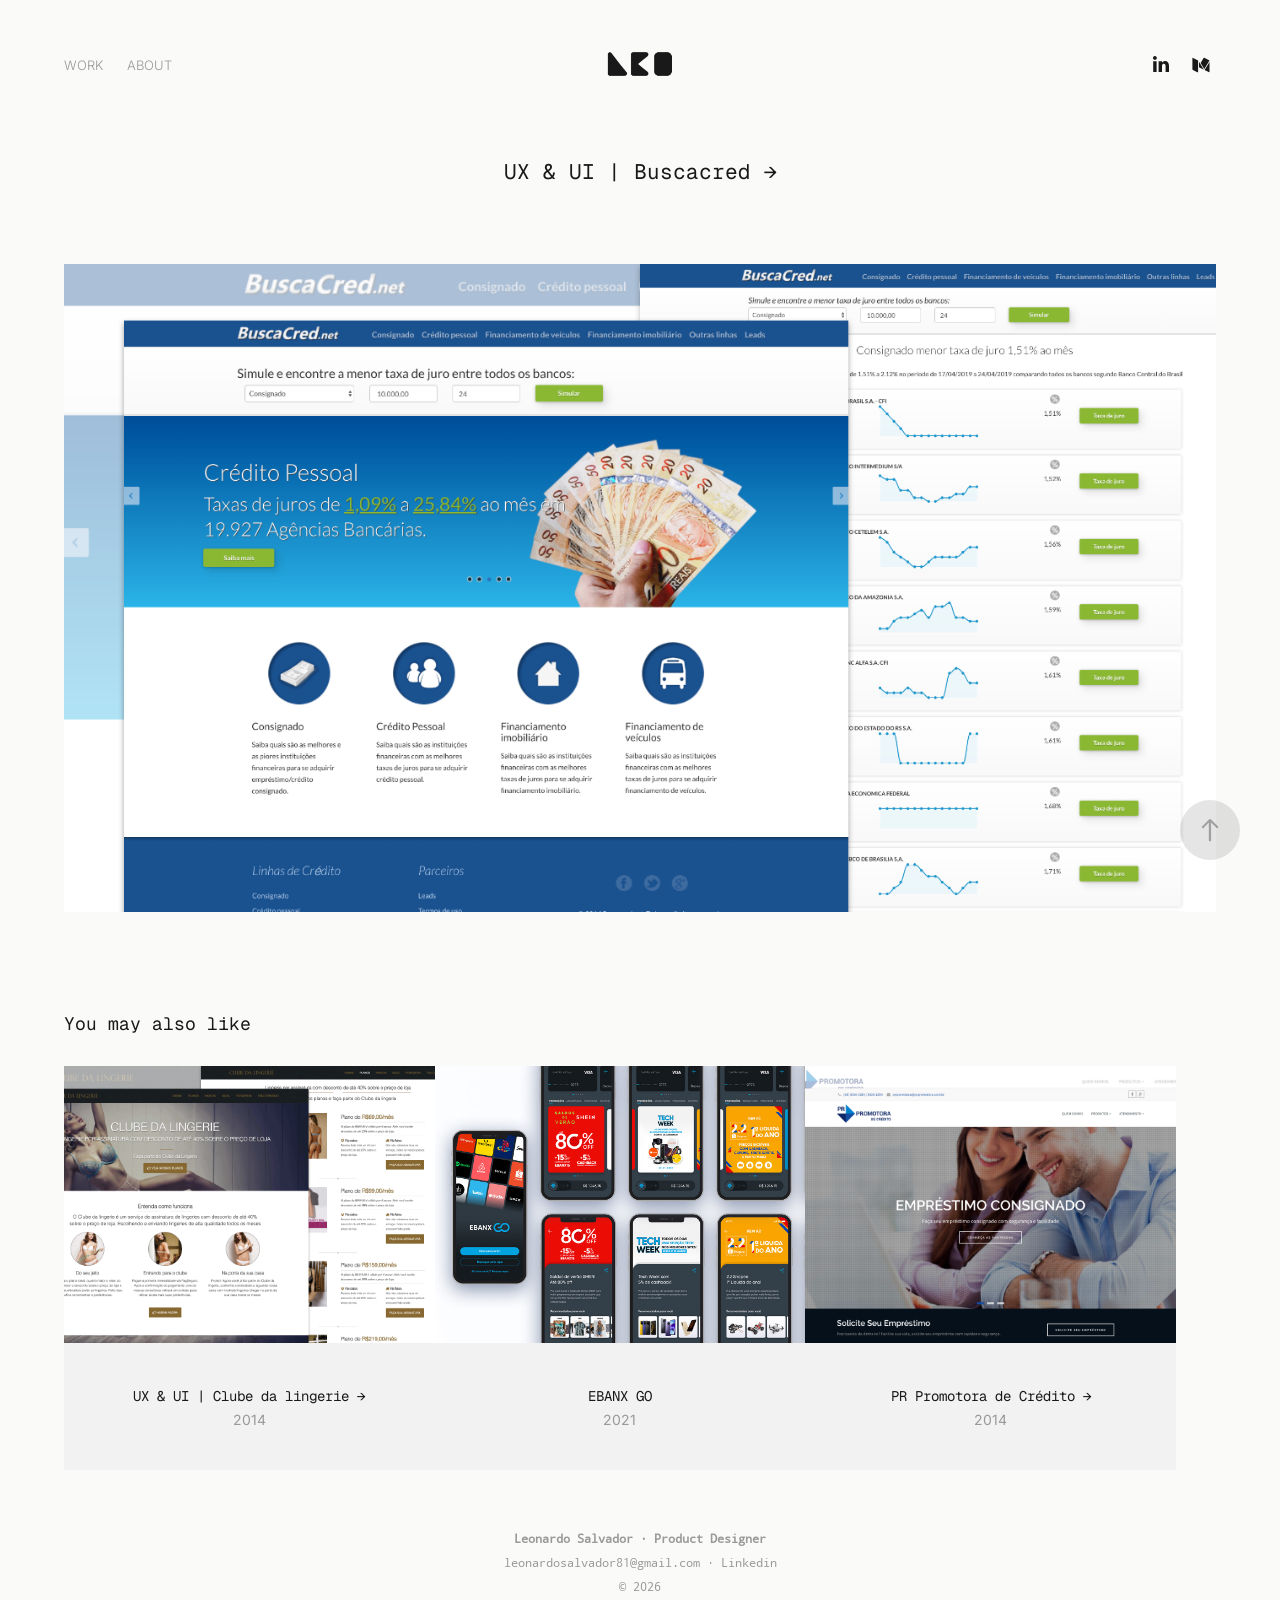
<file: buscacred.html>
<!DOCTYPE HTML>
<html lang="en-US">
<head>
  <meta charset="UTF-8" />
  <meta name="viewport" content="width=device-width, initial-scale=1" />
      <meta name="keywords"  content="Product Designer,Portfolio,UX Designer,UI Designer,UX,UI,UI &amp; UI,Leonardo Salvador,Product Design Portfolio,Digital Products,Fintech Design" />
      <meta name="description"  content="Product Designer with experience building and scaling complex digital and financial products. Portfolio featuring real-world case studies across fintech and platforms." />
      <meta name="twitter:card"  content="summary_large_image" />
      <meta name="twitter:site"  content="@lleos" />
      <meta  property="og:title" content="Leonardo Salvador | Product Designer · UX · Digital Products - UX &amp; UI | Buscacred →" />
      <meta  property="og:description" content="Product Designer with experience building and scaling complex digital and financial products. Portfolio featuring real-world case studies across fintech and platforms." />
      <meta  property="og:image" content="assets/images/c2d8f89a-be39-4aa1-9ca6-da631fae4a83_car_4x3.png" />
        <link rel="icon" href="assets/images/13adc325-6b82-43f4-a255-717498464987_carw_1x1x32.png" />
<title>Leonardo Salvador | Product Designer · UX · Digital Products - UX &amp; UI | Buscacred →</title>
    
    <link rel="stylesheet" href="assets/css/fonts.css" type="text/css" />
    <link rel="stylesheet" href="assets/css/theme.css" type="text/css" />
    <link rel="stylesheet" href="assets/css/main.css" type="text/css" />
    <script type="text/javascript">
      (function(c,l,a,r,i,t,y){
          c[a]=c[a]||function(){(c[a].q=c[a].q||[]).push(arguments)};
          t=l.createElement(r);t.async=1;t.src="https://www.clarity.ms/tag/"+i;
          y=l.getElementsByTagName(r)[0];y.parentNode.insertBefore(t,y);
      })(window, document, "clarity", "script", "x3ifr281wq");
    </script>
    <script type="text/javascript" src="assets/js/site.js" defer></script>
</head>
  <body>  <div class='page-background-video page-background-video-with-panel'>
  </div>
  <div class="js-responsive-nav">
    <div class="responsive-nav has-social">
      <div class="responsive-nav__contents">
        <div class="close-responsive-click-area js-close-responsive-nav">
          <div class="close-responsive-button"></div>
        </div>
            <nav class="nav-container" data-hover-hint="nav" data-hover-hint-placement="bottom-start">
                <div class="gallery-title"><a href="index.html" >Work</a></div>
      <div class="page-title">
        <a href="about.html" >About</a>
      </div>
            </nav>
          <div class="social pf-nav-social" data-context="theme.nav" data-hover-hint="navSocialIcons" data-hover-hint-placement="bottom-start">
            <ul>
                    <li>
                      <a href="https://www.linkedin.com/in/lleos/" target="_blank">
                        <svg version="1.1" id="Layer_1" xmlns="http://www.w3.org/2000/svg" xmlns:xlink="http://www.w3.org/1999/xlink" viewBox="0 0 30 24" style="enable-background:new 0 0 30 24;" xml:space="preserve" class="icon">
                        <path id="path-1_24_" d="M19.6,19v-5.8c0-1.4-0.5-2.4-1.7-2.4c-1,0-1.5,0.7-1.8,1.3C16,12.3,16,12.6,16,13v6h-3.4
                          c0,0,0.1-9.8,0-10.8H16v1.5c0,0,0,0,0,0h0v0C16.4,9,17.2,7.9,19,7.9c2.3,0,4,1.5,4,4.9V19H19.6z M8.9,6.7L8.9,6.7
                          C7.7,6.7,7,5.9,7,4.9C7,3.8,7.8,3,8.9,3s1.9,0.8,1.9,1.9C10.9,5.9,10.1,6.7,8.9,6.7z M10.6,19H7.2V8.2h3.4V19z"/>
                        </svg>
                      </a>
                    </li>
                    <li>
                      <a href="https://medium.com/@lleos" target="_blank">
                        <svg version="1.1" id="Layer_1" xmlns="http://www.w3.org/2000/svg" xmlns:xlink="http://www.w3.org/1999/xlink" viewBox="0 0 30 24" style="enable-background:new 0 0 30 24;" xml:space="preserve" class="icon">
                        <g>
                          <path class="st0" d="M23.5,7.4C23.5,7.4,23.5,7.4,23.5,7.4L23.5,7.4l-5.2-2.6c0,0-0.1,0-0.1,0c0,0-0.1,0-0.1,0
                            c-0.2,0-0.4,0.1-0.5,0.3l-3,4.8l3.7,6.1L23.5,7.4C23.5,7.5,23.5,7.4,23.5,7.4z"/>
                          <polygon class="st0" points="13,8.8 13,14.3 17.9,16.7   "/>
                          <path class="st0" d="M18.6,17.1l4,2c0.5,0.3,0.9,0.1,0.9-0.4V9L18.6,17.1z"/>
                          <path class="st0" d="M12.1,7.4l-5-2.5C7,4.9,6.9,4.8,6.8,4.8C6.6,4.8,6.4,5,6.4,5.3v10.9c0,0.3,0.2,0.6,0.5,0.8l4.4,2.2
                            c0.1,0.1,0.2,0.1,0.3,0.1c0.3,0,0.5-0.2,0.5-0.6L12.1,7.4C12.1,7.5,12.1,7.4,12.1,7.4z"/>
                        </g>
                        </svg>
                      </a>
                    </li>
            </ul>
          </div>
      </div>
    </div>
  </div>
  <div class="site-wrap cfix">
    <div class="site-container">
      <div class="site-content e2e-site-content">
          <header class="site-header js-site-header " data-context="theme.nav" data-hover-hint="nav" data-hover-hint-placement="top-start">
              <nav class="nav-container" data-hover-hint="nav" data-hover-hint-placement="bottom-start">
                <div class="gallery-title"><a href="index.html" >Work</a></div>
      <div class="page-title">
        <a href="about.html" >About</a>
      </div>
              </nav>
              <div class="logo-wrap" data-context="theme.logo.header" data-hover-hint="logo" data-hover-hint-placement="bottom-start">
                <div class="logo e2e-site-logo-text logo-image  ">
    <a href="index.html" class="image-normal image-link">
      <img src="assets/images/36c4798f-9c29-4a35-9ccb-78d7451b9d5c_rwc_2x0x242x98x4096.png" alt="Leonardo Salvador">
    </a>
                </div>
              </div>
              <div class="social pf-nav-social" data-context="theme.nav" data-hover-hint="navSocialIcons" data-hover-hint-placement="bottom-start">
                <ul>
                        <li>
                          <a href="https://www.linkedin.com/in/lleos/" target="_blank">
                            <svg version="1.1" id="Layer_1" xmlns="http://www.w3.org/2000/svg" xmlns:xlink="http://www.w3.org/1999/xlink" viewBox="0 0 30 24" style="enable-background:new 0 0 30 24;" xml:space="preserve" class="icon">
                            <path id="path-1_24_" d="M19.6,19v-5.8c0-1.4-0.5-2.4-1.7-2.4c-1,0-1.5,0.7-1.8,1.3C16,12.3,16,12.6,16,13v6h-3.4
                              c0,0,0.1-9.8,0-10.8H16v1.5c0,0,0,0,0,0h0v0C16.4,9,17.2,7.9,19,7.9c2.3,0,4,1.5,4,4.9V19H19.6z M8.9,6.7L8.9,6.7
                              C7.7,6.7,7,5.9,7,4.9C7,3.8,7.8,3,8.9,3s1.9,0.8,1.9,1.9C10.9,5.9,10.1,6.7,8.9,6.7z M10.6,19H7.2V8.2h3.4V19z"/>
                            </svg>
                          </a>
                        </li>
                        <li>
                          <a href="https://medium.com/@lleos" target="_blank">
                            <svg version="1.1" id="Layer_1" xmlns="http://www.w3.org/2000/svg" xmlns:xlink="http://www.w3.org/1999/xlink" viewBox="0 0 30 24" style="enable-background:new 0 0 30 24;" xml:space="preserve" class="icon">
                            <g>
                              <path class="st0" d="M23.5,7.4C23.5,7.4,23.5,7.4,23.5,7.4L23.5,7.4l-5.2-2.6c0,0-0.1,0-0.1,0c0,0-0.1,0-0.1,0
                                c-0.2,0-0.4,0.1-0.5,0.3l-3,4.8l3.7,6.1L23.5,7.4C23.5,7.5,23.5,7.4,23.5,7.4z"/>
                              <polygon class="st0" points="13,8.8 13,14.3 17.9,16.7   "/>
                              <path class="st0" d="M18.6,17.1l4,2c0.5,0.3,0.9,0.1,0.9-0.4V9L18.6,17.1z"/>
                              <path class="st0" d="M12.1,7.4l-5-2.5C7,4.9,6.9,4.8,6.8,4.8C6.6,4.8,6.4,5,6.4,5.3v10.9c0,0.3,0.2,0.6,0.5,0.8l4.4,2.2
                                c0.1,0.1,0.2,0.1,0.3,0.1c0.3,0,0.5-0.2,0.5-0.6L12.1,7.4C12.1,7.5,12.1,7.4,12.1,7.4z"/>
                            </g>
                            </svg>
                          </a>
                        </li>
                </ul>
              </div>
              <div class="hamburger-click-area js-hamburger">
                <div class="hamburger">
                  <i></i>
                  <i></i>
                  <i></i>
                </div>
              </div>
          </header>
        <main>
  <div class="page-container js-site-wrap" data-context="page.page.container" data-hover-hint="pageContainer">
    <section class="page standard-modules">
        <header class="page-header content" data-context="pages" data-identity="id:p5f2432a99fdd4db1dcffe29a6cdd75c93ba117a2030f24cc2c483" data-hover-hint="pageHeader" data-hover-hint-id="p5f2432a99fdd4db1dcffe29a6cdd75c93ba117a2030f24cc2c483">
            <h1 class="title preserve-whitespace e2e-site-logo-text">UX &amp; UI | Buscacred →</h1>
            <p class="description"></p>
        </header>
      <div class="page-content js-page-content" data-context="pages" data-identity="id:p5f2432a99fdd4db1dcffe29a6cdd75c93ba117a2030f24cc2c483">
        <div id="project-canvas" class="js-project-modules modules content">
          <div id="project-modules">
              
              <div class="project-module module image project-module-image js-js-project-module" >

  

  
     <div class="js-lightbox" data-src="assets/images/500233b3-f940-43c1-8260-54d72489a152.png">
           <img
             class="e2e-site-project-module-image image-loaded"
             src="assets/images/500233b3-f940-43c1-8260-54d72489a152_rw_1920.png"
             srcset="assets/images/500233b3-f940-43c1-8260-54d72489a152_rw_600.png 600w, assets/images/500233b3-f940-43c1-8260-54d72489a152_rw_1200.png 1200w, assets/images/500233b3-f940-43c1-8260-54d72489a152_rw_1920.png 1366w, "
             sizes="(max-width: 1366px) 100vw, 1366px"
             style="display: block; width: 100%; height: auto;"
           >
     </div>
  

</div>

              
              
              
              
              
              
              
              
          </div>
        </div>
      </div>
    </section>
          <section class="other-projects" data-context="page.page.other_pages" data-hover-hint="otherPages">
            <div class="title-wrapper">
              <div class="title-container">
                  <h3 class="other-projects-title preserve-whitespace">You may also like</h3>
              </div>
            </div>
            <div class="project-covers">
                  <a class="project-cover js-project-cover-touch hold-space" href="clube-da-lingerie.html" data-context="pages" data-identity="id:p5f2432aa03e641f978828c2000d1e87cc85dbe75e03bebce02371">
                      <div class="cover-image-wrap">
                        <div class="cover-image">
                            <div class="cover cover-normal">

            <img
             class="cover__img image-loaded"
             src="assets/images/c820d2c9-9b81-4405-81a7-457db50a79fa_car_4x3.png"
             srcset="assets/images/c820d2c9-9b81-4405-81a7-457db50a79fa_carw_4x3x640.png 640w,  assets/images/c820d2c9-9b81-4405-81a7-457db50a79fa_carw_4x3x1280.png 1280w,  assets/images/c820d2c9-9b81-4405-81a7-457db50a79fa_carw_4x3x1366.png 1366w,  assets/images/c820d2c9-9b81-4405-81a7-457db50a79fa_carw_4x3x1920.png 1920w,  assets/images/c820d2c9-9b81-4405-81a7-457db50a79fa_carw_4x3x2560.png 2560w,  assets/images/c820d2c9-9b81-4405-81a7-457db50a79fa_carw_4x3x5120.png 5120w"
             sizes="(max-width: 540px) 100vw, (max-width: 768px) 50vw, 100vw"
             loading="lazy"
           >
                                      </div>
                        </div>
                      </div>
                    <div class="details-wrap">
                      <div class="details">
                        <div class="details-inner">
                            <div class="title preserve-whitespace">UX &amp; UI | Clube da lingerie →</div>
                            <div class="date">2014</div>
                        </div>
                      </div>
                    </div>
                  </a>
                  <a class="project-cover js-project-cover-touch hold-space" href="ebanx-go-case-study.html" data-context="pages" data-identity="id:p6294f7644074626517732987016b66bf3d9bfc13a47a10e72a71d">
                      <div class="cover-image-wrap">
                        <div class="cover-image">
                            <div class="cover cover-normal">

            <img
             class="cover__img image-loaded"
             src="assets/images/2cb626e4-7eb5-4bc4-a6dd-fb0035d34fb0_rwc_102x17209x2053x1539x2053.jpg"
             srcset="assets/images/2cb626e4-7eb5-4bc4-a6dd-fb0035d34fb0_rwc_102x17209x2053x1539x640.jpg 640w,  assets/images/2cb626e4-7eb5-4bc4-a6dd-fb0035d34fb0_rwc_102x17209x2053x1539x1280.jpg 1280w,  assets/images/2cb626e4-7eb5-4bc4-a6dd-fb0035d34fb0_rwc_102x17209x2053x1539x1366.jpg 1366w,  assets/images/2cb626e4-7eb5-4bc4-a6dd-fb0035d34fb0_rwc_102x17209x2053x1539x1920.jpg 1920w,  assets/images/2cb626e4-7eb5-4bc4-a6dd-fb0035d34fb0_rwc_102x17209x2053x1539x2560.jpg 2560w,  assets/images/2cb626e4-7eb5-4bc4-a6dd-fb0035d34fb0_rwc_102x17209x2053x1539x2053.jpg 5120w"
             sizes="(max-width: 540px) 100vw, (max-width: 768px) 50vw, 100vw"
             loading="lazy"
           >
                                      </div>
                        </div>
                      </div>
                    <div class="details-wrap">
                      <div class="details">
                        <div class="details-inner">
                            <div class="title preserve-whitespace">EBANX GO</div>
                            <div class="date">2021</div>
                        </div>
                      </div>
                    </div>
                  </a>
                  <a class="project-cover js-project-cover-touch hold-space" href="prpromotora-de-credito.html" data-context="pages" data-identity="id:p5f2432a9c32cdef3400ecabf371e76af1559ee072a9df7aef0cd9">
                      <div class="cover-image-wrap">
                        <div class="cover-image">
                            <div class="cover cover-normal">

            <img
             class="cover__img image-loaded"
             src="assets/images/9bbbff68-b5ce-4099-a0b0-fd24793a7118_car_4x3.png"
             srcset="assets/images/9bbbff68-b5ce-4099-a0b0-fd24793a7118_carw_4x3x640.png 640w,  assets/images/9bbbff68-b5ce-4099-a0b0-fd24793a7118_carw_4x3x1280.png 1280w,  assets/images/9bbbff68-b5ce-4099-a0b0-fd24793a7118_carw_4x3x1366.png 1366w,  assets/images/9bbbff68-b5ce-4099-a0b0-fd24793a7118_carw_4x3x1920.png 1920w,  assets/images/9bbbff68-b5ce-4099-a0b0-fd24793a7118_carw_4x3x2560.png 2560w,  assets/images/9bbbff68-b5ce-4099-a0b0-fd24793a7118_carw_4x3x5120.png 5120w"
             sizes="(max-width: 540px) 100vw, (max-width: 768px) 50vw, 100vw"
             loading="lazy"
           >
                                      </div>
                        </div>
                      </div>
                    <div class="details-wrap">
                      <div class="details">
                        <div class="details-inner">
                            <div class="title preserve-whitespace">PR Promotora de Crédito →</div>
                            <div class="date">2014</div>
                        </div>
                      </div>
                    </div>
                  </a>
                  <a class="project-cover js-project-cover-touch hold-space" href="leosoft.html" data-context="pages" data-identity="id:p5f2432aa38b1c08e232b39d40809edb8d7bba8c57dfd5383f7542">
                      <div class="cover-image-wrap">
                        <div class="cover-image">
                            <div class="cover cover-normal">

            <img
             class="cover__img image-loaded"
             src="assets/images/7fce55a0-1e4f-4744-bc46-47f794152298_car_4x3.png"
             srcset="assets/images/7fce55a0-1e4f-4744-bc46-47f794152298_carw_4x3x640.png 640w,  assets/images/7fce55a0-1e4f-4744-bc46-47f794152298_carw_4x3x1280.png 1280w,  assets/images/7fce55a0-1e4f-4744-bc46-47f794152298_carw_4x3x1366.png 1366w,  assets/images/7fce55a0-1e4f-4744-bc46-47f794152298_carw_4x3x1920.png 1920w,  assets/images/7fce55a0-1e4f-4744-bc46-47f794152298_carw_4x3x2560.png 2560w,  assets/images/7fce55a0-1e4f-4744-bc46-47f794152298_carw_4x3x5120.png 5120w"
             sizes="(max-width: 540px) 100vw, (max-width: 768px) 50vw, 100vw"
             loading="lazy"
           >
                                      </div>
                        </div>
                      </div>
                    <div class="details-wrap">
                      <div class="details">
                        <div class="details-inner">
                            <div class="title preserve-whitespace">UX &amp; UI | Leosoft →</div>
                            <div class="date">2015</div>
                        </div>
                      </div>
                    </div>
                  </a>
                  <a class="project-cover js-project-cover-touch hold-space" href="mettzer.html" data-context="pages" data-identity="id:p5f2432aa810957a58f27f7e72a7eea9249f383ad8c22282803e79">
                      <div class="cover-image-wrap">
                        <div class="cover-image">
                            <div class="cover cover-normal">

            <img
             class="cover__img image-loaded"
             src="assets/images/0b931c91-cfef-4d69-a0da-e64cfbc2b387_car_4x3.png"
             srcset="assets/images/0b931c91-cfef-4d69-a0da-e64cfbc2b387_carw_4x3x640.png 640w,  assets/images/0b931c91-cfef-4d69-a0da-e64cfbc2b387_carw_4x3x1280.png 1280w,  assets/images/0b931c91-cfef-4d69-a0da-e64cfbc2b387_carw_4x3x1366.png 1366w,  assets/images/0b931c91-cfef-4d69-a0da-e64cfbc2b387_carw_4x3x1920.png 1920w,  assets/images/0b931c91-cfef-4d69-a0da-e64cfbc2b387_carw_4x3x2560.png 2560w,  assets/images/0b931c91-cfef-4d69-a0da-e64cfbc2b387_carw_4x3x5120.png 5120w"
             sizes="(max-width: 540px) 100vw, (max-width: 768px) 50vw, 100vw"
             loading="lazy"
           >
                                      </div>
                        </div>
                      </div>
                    <div class="details-wrap">
                      <div class="details">
                        <div class="details-inner">
                            <div class="title preserve-whitespace">L.P | Mettzer →</div>
                            <div class="date">2018</div>
                        </div>
                      </div>
                    </div>
                  </a>
                  <a class="project-cover js-project-cover-touch hold-space" href="lleoscom.html" data-context="pages" data-identity="id:p5f2432a975d9868e860585ab9dde731d9a859ab4fdb39662ae8ce">
                      <div class="cover-image-wrap">
                        <div class="cover-image">
                            <div class="cover cover-normal">

            <img
             class="cover__img image-loaded"
             src="assets/images/818a186a-c092-45ee-b243-b78d523cc841_car_4x3.png"
             srcset="assets/images/818a186a-c092-45ee-b243-b78d523cc841_carw_4x3x640.png 640w,  assets/images/818a186a-c092-45ee-b243-b78d523cc841_carw_4x3x1280.png 1280w,  assets/images/818a186a-c092-45ee-b243-b78d523cc841_carw_4x3x1366.png 1366w,  assets/images/818a186a-c092-45ee-b243-b78d523cc841_carw_4x3x1920.png 1920w,  assets/images/818a186a-c092-45ee-b243-b78d523cc841_carw_4x3x2560.png 2560w,  assets/images/818a186a-c092-45ee-b243-b78d523cc841_carw_4x3x5120.png 5120w"
             sizes="(max-width: 540px) 100vw, (max-width: 768px) 50vw, 100vw"
             loading="lazy"
           >
                                      </div>
                        </div>
                      </div>
                    <div class="details-wrap">
                      <div class="details">
                        <div class="details-inner">
                            <div class="title preserve-whitespace">L.P | lleos.com →</div>
                            <div class="date">2015</div>
                        </div>
                      </div>
                    </div>
                  </a>
                  <a class="project-cover js-project-cover-touch hold-space" href="elegance.html" data-context="pages" data-identity="id:p5f2432aa5da6800f6861b8034212dc478aad6185f7819e514a20f">
                      <div class="cover-image-wrap">
                        <div class="cover-image">
                            <div class="cover cover-normal">

            <img
             class="cover__img image-loaded"
             src="assets/images/c8bc04ce-859c-4aad-a7b6-8667f48d7e31_car_4x3.png"
             srcset="assets/images/c8bc04ce-859c-4aad-a7b6-8667f48d7e31_carw_4x3x640.png 640w,  assets/images/c8bc04ce-859c-4aad-a7b6-8667f48d7e31_carw_4x3x1280.png 1280w,  assets/images/c8bc04ce-859c-4aad-a7b6-8667f48d7e31_carw_4x3x1366.png 1366w,  assets/images/c8bc04ce-859c-4aad-a7b6-8667f48d7e31_carw_4x3x1920.png 1920w,  assets/images/c8bc04ce-859c-4aad-a7b6-8667f48d7e31_carw_4x3x2560.png 2560w,  assets/images/c8bc04ce-859c-4aad-a7b6-8667f48d7e31_carw_4x3x5120.png 5120w"
             sizes="(max-width: 540px) 100vw, (max-width: 768px) 50vw, 100vw"
             loading="lazy"
           >
                                      </div>
                        </div>
                      </div>
                    <div class="details-wrap">
                      <div class="details">
                        <div class="details-inner">
                            <div class="title preserve-whitespace">UX &amp; UI | Elegance  →</div>
                            <div class="date">2016</div>
                        </div>
                      </div>
                    </div>
                  </a>
                  <a class="project-cover js-project-cover-touch hold-space" href="ebanx-cashback.html" data-context="pages" data-identity="id:p5f2853f114649176d69917e9a3828abc413877c2db40be66c3e84">
                      <div class="cover-image-wrap">
                        <div class="cover-image">
                            <div class="cover cover-normal">

            <img
             class="cover__img image-loaded"
             src="assets/images/52fb2d6d-1766-4935-b0fd-61257729c979_car_4x3.png"
             srcset="assets/images/52fb2d6d-1766-4935-b0fd-61257729c979_carw_4x3x640.png 640w,  assets/images/52fb2d6d-1766-4935-b0fd-61257729c979_carw_4x3x1280.png 1280w,  assets/images/52fb2d6d-1766-4935-b0fd-61257729c979_carw_4x3x1366.png 1366w,  assets/images/52fb2d6d-1766-4935-b0fd-61257729c979_carw_4x3x1920.png 1920w,  assets/images/52fb2d6d-1766-4935-b0fd-61257729c979_carw_4x3x2560.png 2560w,  assets/images/52fb2d6d-1766-4935-b0fd-61257729c979_carw_4x3x5120.png 5120w"
             sizes="(max-width: 540px) 100vw, (max-width: 768px) 50vw, 100vw"
             loading="lazy"
           >
                                      </div>
                        </div>
                      </div>
                    <div class="details-wrap">
                      <div class="details">
                        <div class="details-inner">
                            <div class="title preserve-whitespace">EBANX | Cashback →</div>
                            <div class="date">2020</div>
                        </div>
                      </div>
                    </div>
                  </a>
                  <a class="project-cover js-project-cover-touch hold-space" href="involves-stage-sign-in-and-sign-up.html" data-context="pages" data-identity="id:p5f2c1cb92f15f0fe3629ab96b59e858323330f6c4e144d2a82383">
                      <div class="cover-image-wrap">
                        <div class="cover-image">
                            <div class="cover cover-normal">

            <img
             class="cover__img image-loaded"
             src="assets/images/db76cd25-1dc8-4609-bf8d-7ae03d1290d0_car_4x3.png"
             srcset="assets/images/db76cd25-1dc8-4609-bf8d-7ae03d1290d0_carw_4x3x640.png 640w,  assets/images/db76cd25-1dc8-4609-bf8d-7ae03d1290d0_carw_4x3x1280.png 1280w,  assets/images/db76cd25-1dc8-4609-bf8d-7ae03d1290d0_carw_4x3x1366.png 1366w,  assets/images/db76cd25-1dc8-4609-bf8d-7ae03d1290d0_carw_4x3x1920.png 1920w,  assets/images/db76cd25-1dc8-4609-bf8d-7ae03d1290d0_carw_4x3x2560.png 2560w,  assets/images/db76cd25-1dc8-4609-bf8d-7ae03d1290d0_carw_4x3x5120.png 5120w"
             sizes="(max-width: 540px) 100vw, (max-width: 768px) 50vw, 100vw"
             loading="lazy"
           >
                                      </div>
                        </div>
                      </div>
                    <div class="details-wrap">
                      <div class="details">
                        <div class="details-inner">
                            <div class="title preserve-whitespace">Involves Stage | Login</div>
                            <div class="date">2020</div>
                        </div>
                      </div>
                    </div>
                  </a>
                  <a class="project-cover js-project-cover-touch hold-space" href="nubank-case-study.html" data-context="pages" data-identity="id:p6970dba1eeb584053d0c15f6a58653f60ad22353cb3f7d648baab">
                      <div class="cover-image-wrap">
                        <div class="cover-image">
                            <div class="cover cover-normal">

            <img
             class="cover__img image-loaded"
             src="assets/images/402b8898-0b54-446c-a763-d3b17bb9fd54_rwc_903x0x4320x3240x4320.jpg"
             srcset="assets/images/402b8898-0b54-446c-a763-d3b17bb9fd54_rwc_903x0x4320x3240x640.jpg 640w,  assets/images/402b8898-0b54-446c-a763-d3b17bb9fd54_rwc_903x0x4320x3240x1280.jpg 1280w,  assets/images/402b8898-0b54-446c-a763-d3b17bb9fd54_rwc_903x0x4320x3240x1366.jpg 1366w,  assets/images/402b8898-0b54-446c-a763-d3b17bb9fd54_rwc_903x0x4320x3240x1920.jpg 1920w,  assets/images/402b8898-0b54-446c-a763-d3b17bb9fd54_rwc_903x0x4320x3240x2560.jpg 2560w,  assets/images/402b8898-0b54-446c-a763-d3b17bb9fd54_rwc_903x0x4320x3240x5120.jpg 5120w"
             sizes="(max-width: 540px) 100vw, (max-width: 768px) 50vw, 100vw"
             loading="lazy"
           >
                                      </div>
                        </div>
                      </div>
                    <div class="details-wrap">
                      <div class="details">
                        <div class="details-inner">
                            <div class="title preserve-whitespace">Nubank</div>
                            <div class="date">2025</div>
                        </div>
                      </div>
                    </div>
                  </a>
            </div>
          </section>
        <section class="back-to-top" data-hover-hint="backToTop">
          <a href="buscacred.html#"><span class="arrow">&uarr;</span><span class="preserve-whitespace">Back to Top</span></a>
        </section>
        <a class="back-to-top-fixed js-back-to-top back-to-top-fixed-with-panel" data-hover-hint="backToTop" data-hover-hint-placement="top-start" href="buscacred.html#">
          <svg version="1.1" id="Layer_1" xmlns="http://www.w3.org/2000/svg" xmlns:xlink="http://www.w3.org/1999/xlink" x="0px" y="0px"
           viewBox="0 0 26 26" style="enable-background:new 0 0 26 26;" xml:space="preserve" class="icon icon-back-to-top">
          <g>
            <path d="M13.8,1.3L21.6,9c0.1,0.1,0.1,0.3,0.2,0.4c0.1,0.1,0.1,0.3,0.1,0.4s0,0.3-0.1,0.4c-0.1,0.1-0.1,0.3-0.3,0.4
              c-0.1,0.1-0.2,0.2-0.4,0.3c-0.2,0.1-0.3,0.1-0.4,0.1c-0.1,0-0.3,0-0.4-0.1c-0.2-0.1-0.3-0.2-0.4-0.3L14.2,5l0,19.1
              c0,0.2-0.1,0.3-0.1,0.5c0,0.1-0.1,0.3-0.3,0.4c-0.1,0.1-0.2,0.2-0.4,0.3c-0.1,0.1-0.3,0.1-0.5,0.1c-0.1,0-0.3,0-0.4-0.1
              c-0.1-0.1-0.3-0.1-0.4-0.3c-0.1-0.1-0.2-0.2-0.3-0.4c-0.1-0.1-0.1-0.3-0.1-0.5l0-19.1l-5.7,5.7C6,10.8,5.8,10.9,5.7,11
              c-0.1,0.1-0.3,0.1-0.4,0.1c-0.2,0-0.3,0-0.4-0.1c-0.1-0.1-0.3-0.2-0.4-0.3c-0.1-0.1-0.1-0.2-0.2-0.4C4.1,10.2,4,10.1,4.1,9.9
              c0-0.1,0-0.3,0.1-0.4c0-0.1,0.1-0.3,0.3-0.4l7.7-7.8c0.1,0,0.2-0.1,0.2-0.1c0,0,0.1-0.1,0.2-0.1c0.1,0,0.2,0,0.2-0.1
              c0.1,0,0.1,0,0.2,0c0,0,0.1,0,0.2,0c0.1,0,0.2,0,0.2,0.1c0.1,0,0.1,0.1,0.2,0.1C13.7,1.2,13.8,1.2,13.8,1.3z"/>
          </g>
          </svg>
        </a>
  </div>
              <footer class="site-footer" data-hover-hint="footer">
                <div class="footer-text">
                  <strong>Leonardo Salvador · Product Designer </strong> <br> <a href="mailto:leonardosalvador81@gmail.com">leonardosalvador81@gmail.com</a> · <a href="https://www.linkedin.com/in/lleos/" target="_blank">Linkedin</a><br> © 2026
                </div>
              </footer>
        </main>
      </div>
    </div>
  </div>
</body>
<script type="text/javascript">
  // fix for Safari's back/forward cache
  window.onpageshow = function(e) {
    if (e.persisted) { window.location.reload(); }
  };
</script>
  </html>
</file>
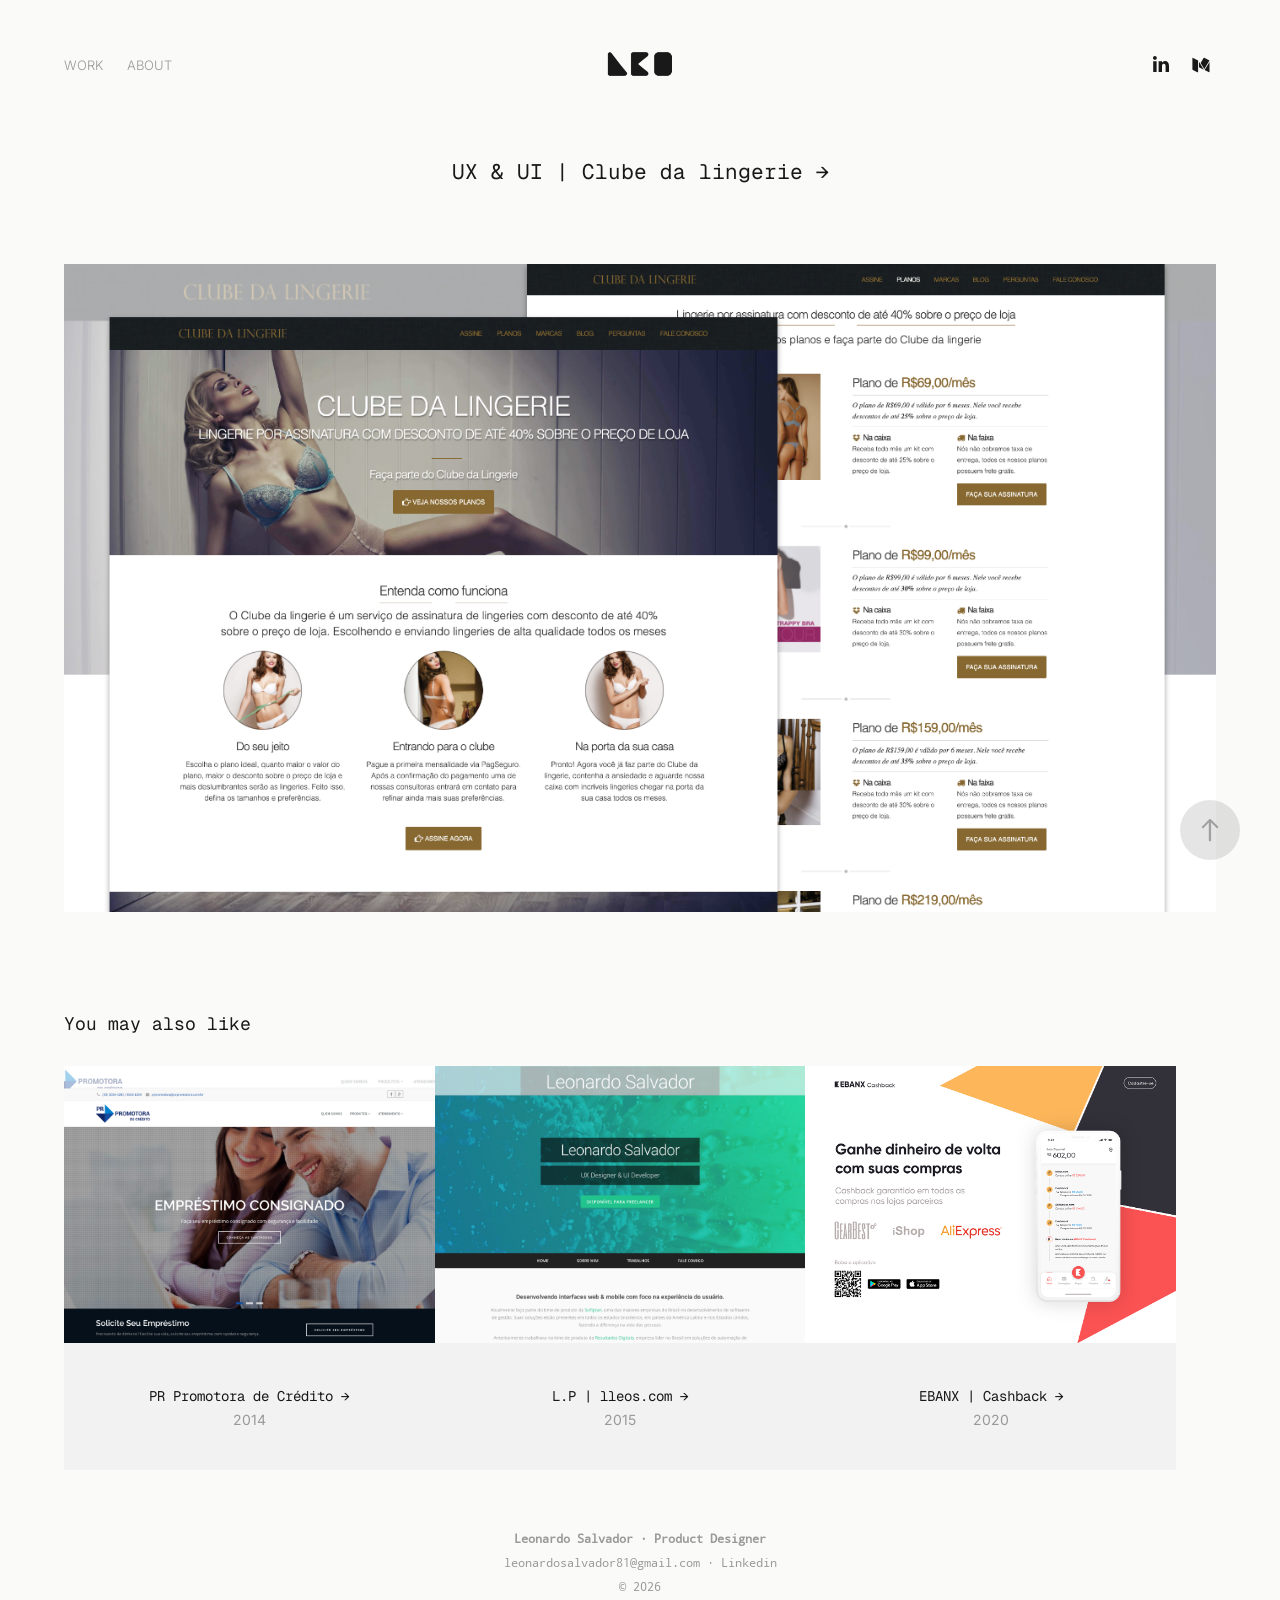
<file: clube-da-lingerie.html>
<!DOCTYPE HTML>
<html lang="en-US">
<head>
  <meta charset="UTF-8" />
  <meta name="viewport" content="width=device-width, initial-scale=1" />
      <meta name="keywords"  content="Product Designer,Portfolio,UX Designer,UI Designer,UX,UI,UI &amp; UI,Leonardo Salvador,Product Design Portfolio,Digital Products,Fintech Design" />
      <meta name="description"  content="Product Designer with experience building and scaling complex digital and financial products. Portfolio featuring real-world case studies across fintech and platforms." />
      <meta name="twitter:card"  content="summary_large_image" />
      <meta name="twitter:site"  content="@lleos" />
      <meta  property="og:title" content="Leonardo Salvador | Product Designer · UX · Digital Products - UX &amp; UI | Clube da lingerie →" />
      <meta  property="og:description" content="Product Designer with experience building and scaling complex digital and financial products. Portfolio featuring real-world case studies across fintech and platforms." />
      <meta  property="og:image" content="assets/images/c820d2c9-9b81-4405-81a7-457db50a79fa_car_4x3.png" />
        <link rel="icon" href="assets/images/13adc325-6b82-43f4-a255-717498464987_carw_1x1x32.png" />
<title>Leonardo Salvador | Product Designer · UX · Digital Products - UX &amp; UI | Clube da lingerie →</title>
    
    <link rel="stylesheet" href="assets/css/fonts.css" type="text/css" />
    <link rel="stylesheet" href="assets/css/theme.css" type="text/css" />
    <link rel="stylesheet" href="assets/css/main.css" type="text/css" />
    <script type="text/javascript">
      (function(c,l,a,r,i,t,y){
          c[a]=c[a]||function(){(c[a].q=c[a].q||[]).push(arguments)};
          t=l.createElement(r);t.async=1;t.src="https://www.clarity.ms/tag/"+i;
          y=l.getElementsByTagName(r)[0];y.parentNode.insertBefore(t,y);
      })(window, document, "clarity", "script", "x3ifr281wq");
    </script>
    <script type="text/javascript" src="assets/js/site.js" defer></script>
</head>
  <body>  <div class='page-background-video page-background-video-with-panel'>
  </div>
  <div class="js-responsive-nav">
    <div class="responsive-nav has-social">
      <div class="responsive-nav__contents">
        <div class="close-responsive-click-area js-close-responsive-nav">
          <div class="close-responsive-button"></div>
        </div>
            <nav class="nav-container" data-hover-hint="nav" data-hover-hint-placement="bottom-start">
                <div class="gallery-title"><a href="index.html" >Work</a></div>
      <div class="page-title">
        <a href="about.html" >About</a>
      </div>
            </nav>
          <div class="social pf-nav-social" data-context="theme.nav" data-hover-hint="navSocialIcons" data-hover-hint-placement="bottom-start">
            <ul>
                    <li>
                      <a href="https://www.linkedin.com/in/lleos/" target="_blank">
                        <svg version="1.1" id="Layer_1" xmlns="http://www.w3.org/2000/svg" xmlns:xlink="http://www.w3.org/1999/xlink" viewBox="0 0 30 24" style="enable-background:new 0 0 30 24;" xml:space="preserve" class="icon">
                        <path id="path-1_24_" d="M19.6,19v-5.8c0-1.4-0.5-2.4-1.7-2.4c-1,0-1.5,0.7-1.8,1.3C16,12.3,16,12.6,16,13v6h-3.4
                          c0,0,0.1-9.8,0-10.8H16v1.5c0,0,0,0,0,0h0v0C16.4,9,17.2,7.9,19,7.9c2.3,0,4,1.5,4,4.9V19H19.6z M8.9,6.7L8.9,6.7
                          C7.7,6.7,7,5.9,7,4.9C7,3.8,7.8,3,8.9,3s1.9,0.8,1.9,1.9C10.9,5.9,10.1,6.7,8.9,6.7z M10.6,19H7.2V8.2h3.4V19z"/>
                        </svg>
                      </a>
                    </li>
                    <li>
                      <a href="https://medium.com/@lleos" target="_blank">
                        <svg version="1.1" id="Layer_1" xmlns="http://www.w3.org/2000/svg" xmlns:xlink="http://www.w3.org/1999/xlink" viewBox="0 0 30 24" style="enable-background:new 0 0 30 24;" xml:space="preserve" class="icon">
                        <g>
                          <path class="st0" d="M23.5,7.4C23.5,7.4,23.5,7.4,23.5,7.4L23.5,7.4l-5.2-2.6c0,0-0.1,0-0.1,0c0,0-0.1,0-0.1,0
                            c-0.2,0-0.4,0.1-0.5,0.3l-3,4.8l3.7,6.1L23.5,7.4C23.5,7.5,23.5,7.4,23.5,7.4z"/>
                          <polygon class="st0" points="13,8.8 13,14.3 17.9,16.7   "/>
                          <path class="st0" d="M18.6,17.1l4,2c0.5,0.3,0.9,0.1,0.9-0.4V9L18.6,17.1z"/>
                          <path class="st0" d="M12.1,7.4l-5-2.5C7,4.9,6.9,4.8,6.8,4.8C6.6,4.8,6.4,5,6.4,5.3v10.9c0,0.3,0.2,0.6,0.5,0.8l4.4,2.2
                            c0.1,0.1,0.2,0.1,0.3,0.1c0.3,0,0.5-0.2,0.5-0.6L12.1,7.4C12.1,7.5,12.1,7.4,12.1,7.4z"/>
                        </g>
                        </svg>
                      </a>
                    </li>
            </ul>
          </div>
      </div>
    </div>
  </div>
  <div class="site-wrap cfix">
    <div class="site-container">
      <div class="site-content e2e-site-content">
          <header class="site-header js-site-header " data-context="theme.nav" data-hover-hint="nav" data-hover-hint-placement="top-start">
              <nav class="nav-container" data-hover-hint="nav" data-hover-hint-placement="bottom-start">
                <div class="gallery-title"><a href="index.html" >Work</a></div>
      <div class="page-title">
        <a href="about.html" >About</a>
      </div>
              </nav>
              <div class="logo-wrap" data-context="theme.logo.header" data-hover-hint="logo" data-hover-hint-placement="bottom-start">
                <div class="logo e2e-site-logo-text logo-image  ">
    <a href="index.html" class="image-normal image-link">
      <img src="assets/images/36c4798f-9c29-4a35-9ccb-78d7451b9d5c_rwc_2x0x242x98x4096.png" alt="Leonardo Salvador">
    </a>
                </div>
              </div>
              <div class="social pf-nav-social" data-context="theme.nav" data-hover-hint="navSocialIcons" data-hover-hint-placement="bottom-start">
                <ul>
                        <li>
                          <a href="https://www.linkedin.com/in/lleos/" target="_blank">
                            <svg version="1.1" id="Layer_1" xmlns="http://www.w3.org/2000/svg" xmlns:xlink="http://www.w3.org/1999/xlink" viewBox="0 0 30 24" style="enable-background:new 0 0 30 24;" xml:space="preserve" class="icon">
                            <path id="path-1_24_" d="M19.6,19v-5.8c0-1.4-0.5-2.4-1.7-2.4c-1,0-1.5,0.7-1.8,1.3C16,12.3,16,12.6,16,13v6h-3.4
                              c0,0,0.1-9.8,0-10.8H16v1.5c0,0,0,0,0,0h0v0C16.4,9,17.2,7.9,19,7.9c2.3,0,4,1.5,4,4.9V19H19.6z M8.9,6.7L8.9,6.7
                              C7.7,6.7,7,5.9,7,4.9C7,3.8,7.8,3,8.9,3s1.9,0.8,1.9,1.9C10.9,5.9,10.1,6.7,8.9,6.7z M10.6,19H7.2V8.2h3.4V19z"/>
                            </svg>
                          </a>
                        </li>
                        <li>
                          <a href="https://medium.com/@lleos" target="_blank">
                            <svg version="1.1" id="Layer_1" xmlns="http://www.w3.org/2000/svg" xmlns:xlink="http://www.w3.org/1999/xlink" viewBox="0 0 30 24" style="enable-background:new 0 0 30 24;" xml:space="preserve" class="icon">
                            <g>
                              <path class="st0" d="M23.5,7.4C23.5,7.4,23.5,7.4,23.5,7.4L23.5,7.4l-5.2-2.6c0,0-0.1,0-0.1,0c0,0-0.1,0-0.1,0
                                c-0.2,0-0.4,0.1-0.5,0.3l-3,4.8l3.7,6.1L23.5,7.4C23.5,7.5,23.5,7.4,23.5,7.4z"/>
                              <polygon class="st0" points="13,8.8 13,14.3 17.9,16.7   "/>
                              <path class="st0" d="M18.6,17.1l4,2c0.5,0.3,0.9,0.1,0.9-0.4V9L18.6,17.1z"/>
                              <path class="st0" d="M12.1,7.4l-5-2.5C7,4.9,6.9,4.8,6.8,4.8C6.6,4.8,6.4,5,6.4,5.3v10.9c0,0.3,0.2,0.6,0.5,0.8l4.4,2.2
                                c0.1,0.1,0.2,0.1,0.3,0.1c0.3,0,0.5-0.2,0.5-0.6L12.1,7.4C12.1,7.5,12.1,7.4,12.1,7.4z"/>
                            </g>
                            </svg>
                          </a>
                        </li>
                </ul>
              </div>
              <div class="hamburger-click-area js-hamburger">
                <div class="hamburger">
                  <i></i>
                  <i></i>
                  <i></i>
                </div>
              </div>
          </header>
        <main>
  <div class="page-container js-site-wrap" data-context="page.page.container" data-hover-hint="pageContainer">
    <section class="page standard-modules">
        <header class="page-header content" data-context="pages" data-identity="id:p5f2432aa03e641f978828c2000d1e87cc85dbe75e03bebce02371" data-hover-hint="pageHeader" data-hover-hint-id="p5f2432aa03e641f978828c2000d1e87cc85dbe75e03bebce02371">
            <h1 class="title preserve-whitespace e2e-site-logo-text">UX &amp; UI | Clube da lingerie →</h1>
            <p class="description"></p>
        </header>
      <div class="page-content js-page-content" data-context="pages" data-identity="id:p5f2432aa03e641f978828c2000d1e87cc85dbe75e03bebce02371">
        <div id="project-canvas" class="js-project-modules modules content">
          <div id="project-modules">
              
              <div class="project-module module image project-module-image js-js-project-module" >

  

  
     <div class="js-lightbox" data-src="assets/images/e838b4c9-c4c3-4db0-889e-6604e03045e0.png">
           <img
             class="e2e-site-project-module-image image-loaded"
             src="assets/images/e838b4c9-c4c3-4db0-889e-6604e03045e0_rw_1920.png"
             srcset="assets/images/e838b4c9-c4c3-4db0-889e-6604e03045e0_rw_600.png 600w, assets/images/e838b4c9-c4c3-4db0-889e-6604e03045e0_rw_1200.png 1200w, assets/images/e838b4c9-c4c3-4db0-889e-6604e03045e0_rw_1920.png 1366w, "
             sizes="(max-width: 1366px) 100vw, 1366px"
             style="display: block; width: 100%; height: auto;"
           >
     </div>
  

</div>

              
              
              
              
              
              
              
              
          </div>
        </div>
      </div>
    </section>
          <section class="other-projects" data-context="page.page.other_pages" data-hover-hint="otherPages">
            <div class="title-wrapper">
              <div class="title-container">
                  <h3 class="other-projects-title preserve-whitespace">You may also like</h3>
              </div>
            </div>
            <div class="project-covers">
                  <a class="project-cover js-project-cover-touch hold-space" href="prpromotora-de-credito.html" data-context="pages" data-identity="id:p5f2432a9c32cdef3400ecabf371e76af1559ee072a9df7aef0cd9">
                      <div class="cover-image-wrap">
                        <div class="cover-image">
                            <div class="cover cover-normal">

            <img
             class="cover__img image-loaded"
             src="assets/images/9bbbff68-b5ce-4099-a0b0-fd24793a7118_car_4x3.png"
             srcset="assets/images/9bbbff68-b5ce-4099-a0b0-fd24793a7118_carw_4x3x640.png 640w,  assets/images/9bbbff68-b5ce-4099-a0b0-fd24793a7118_carw_4x3x1280.png 1280w,  assets/images/9bbbff68-b5ce-4099-a0b0-fd24793a7118_carw_4x3x1366.png 1366w,  assets/images/9bbbff68-b5ce-4099-a0b0-fd24793a7118_carw_4x3x1920.png 1920w,  assets/images/9bbbff68-b5ce-4099-a0b0-fd24793a7118_carw_4x3x2560.png 2560w,  assets/images/9bbbff68-b5ce-4099-a0b0-fd24793a7118_carw_4x3x5120.png 5120w"
             sizes="(max-width: 540px) 100vw, (max-width: 768px) 50vw, 100vw"
             loading="lazy"
           >
                                      </div>
                        </div>
                      </div>
                    <div class="details-wrap">
                      <div class="details">
                        <div class="details-inner">
                            <div class="title preserve-whitespace">PR Promotora de Crédito →</div>
                            <div class="date">2014</div>
                        </div>
                      </div>
                    </div>
                  </a>
                  <a class="project-cover js-project-cover-touch hold-space" href="lleoscom.html" data-context="pages" data-identity="id:p5f2432a975d9868e860585ab9dde731d9a859ab4fdb39662ae8ce">
                      <div class="cover-image-wrap">
                        <div class="cover-image">
                            <div class="cover cover-normal">

            <img
             class="cover__img image-loaded"
             src="assets/images/818a186a-c092-45ee-b243-b78d523cc841_car_4x3.png"
             srcset="assets/images/818a186a-c092-45ee-b243-b78d523cc841_carw_4x3x640.png 640w,  assets/images/818a186a-c092-45ee-b243-b78d523cc841_carw_4x3x1280.png 1280w,  assets/images/818a186a-c092-45ee-b243-b78d523cc841_carw_4x3x1366.png 1366w,  assets/images/818a186a-c092-45ee-b243-b78d523cc841_carw_4x3x1920.png 1920w,  assets/images/818a186a-c092-45ee-b243-b78d523cc841_carw_4x3x2560.png 2560w,  assets/images/818a186a-c092-45ee-b243-b78d523cc841_carw_4x3x5120.png 5120w"
             sizes="(max-width: 540px) 100vw, (max-width: 768px) 50vw, 100vw"
             loading="lazy"
           >
                                      </div>
                        </div>
                      </div>
                    <div class="details-wrap">
                      <div class="details">
                        <div class="details-inner">
                            <div class="title preserve-whitespace">L.P | lleos.com →</div>
                            <div class="date">2015</div>
                        </div>
                      </div>
                    </div>
                  </a>
                  <a class="project-cover js-project-cover-touch hold-space" href="ebanx-cashback.html" data-context="pages" data-identity="id:p5f2853f114649176d69917e9a3828abc413877c2db40be66c3e84">
                      <div class="cover-image-wrap">
                        <div class="cover-image">
                            <div class="cover cover-normal">

            <img
             class="cover__img image-loaded"
             src="assets/images/52fb2d6d-1766-4935-b0fd-61257729c979_car_4x3.png"
             srcset="assets/images/52fb2d6d-1766-4935-b0fd-61257729c979_carw_4x3x640.png 640w,  assets/images/52fb2d6d-1766-4935-b0fd-61257729c979_carw_4x3x1280.png 1280w,  assets/images/52fb2d6d-1766-4935-b0fd-61257729c979_carw_4x3x1366.png 1366w,  assets/images/52fb2d6d-1766-4935-b0fd-61257729c979_carw_4x3x1920.png 1920w,  assets/images/52fb2d6d-1766-4935-b0fd-61257729c979_carw_4x3x2560.png 2560w,  assets/images/52fb2d6d-1766-4935-b0fd-61257729c979_carw_4x3x5120.png 5120w"
             sizes="(max-width: 540px) 100vw, (max-width: 768px) 50vw, 100vw"
             loading="lazy"
           >
                                      </div>
                        </div>
                      </div>
                    <div class="details-wrap">
                      <div class="details">
                        <div class="details-inner">
                            <div class="title preserve-whitespace">EBANX | Cashback →</div>
                            <div class="date">2020</div>
                        </div>
                      </div>
                    </div>
                  </a>
                  <a class="project-cover js-project-cover-touch hold-space" href="leosoft.html" data-context="pages" data-identity="id:p5f2432aa38b1c08e232b39d40809edb8d7bba8c57dfd5383f7542">
                      <div class="cover-image-wrap">
                        <div class="cover-image">
                            <div class="cover cover-normal">

            <img
             class="cover__img image-loaded"
             src="assets/images/7fce55a0-1e4f-4744-bc46-47f794152298_car_4x3.png"
             srcset="assets/images/7fce55a0-1e4f-4744-bc46-47f794152298_carw_4x3x640.png 640w,  assets/images/7fce55a0-1e4f-4744-bc46-47f794152298_carw_4x3x1280.png 1280w,  assets/images/7fce55a0-1e4f-4744-bc46-47f794152298_carw_4x3x1366.png 1366w,  assets/images/7fce55a0-1e4f-4744-bc46-47f794152298_carw_4x3x1920.png 1920w,  assets/images/7fce55a0-1e4f-4744-bc46-47f794152298_carw_4x3x2560.png 2560w,  assets/images/7fce55a0-1e4f-4744-bc46-47f794152298_carw_4x3x5120.png 5120w"
             sizes="(max-width: 540px) 100vw, (max-width: 768px) 50vw, 100vw"
             loading="lazy"
           >
                                      </div>
                        </div>
                      </div>
                    <div class="details-wrap">
                      <div class="details">
                        <div class="details-inner">
                            <div class="title preserve-whitespace">UX &amp; UI | Leosoft →</div>
                            <div class="date">2015</div>
                        </div>
                      </div>
                    </div>
                  </a>
                  <a class="project-cover js-project-cover-touch hold-space" href="nubank-case-study.html" data-context="pages" data-identity="id:p6970dba1eeb584053d0c15f6a58653f60ad22353cb3f7d648baab">
                      <div class="cover-image-wrap">
                        <div class="cover-image">
                            <div class="cover cover-normal">

            <img
             class="cover__img image-loaded"
             src="assets/images/402b8898-0b54-446c-a763-d3b17bb9fd54_rwc_903x0x4320x3240x4320.jpg"
             srcset="assets/images/402b8898-0b54-446c-a763-d3b17bb9fd54_rwc_903x0x4320x3240x640.jpg 640w,  assets/images/402b8898-0b54-446c-a763-d3b17bb9fd54_rwc_903x0x4320x3240x1280.jpg 1280w,  assets/images/402b8898-0b54-446c-a763-d3b17bb9fd54_rwc_903x0x4320x3240x1366.jpg 1366w,  assets/images/402b8898-0b54-446c-a763-d3b17bb9fd54_rwc_903x0x4320x3240x1920.jpg 1920w,  assets/images/402b8898-0b54-446c-a763-d3b17bb9fd54_rwc_903x0x4320x3240x2560.jpg 2560w,  assets/images/402b8898-0b54-446c-a763-d3b17bb9fd54_rwc_903x0x4320x3240x5120.jpg 5120w"
             sizes="(max-width: 540px) 100vw, (max-width: 768px) 50vw, 100vw"
             loading="lazy"
           >
                                      </div>
                        </div>
                      </div>
                    <div class="details-wrap">
                      <div class="details">
                        <div class="details-inner">
                            <div class="title preserve-whitespace">Nubank</div>
                            <div class="date">2025</div>
                        </div>
                      </div>
                    </div>
                  </a>
                  <a class="project-cover js-project-cover-touch hold-space" href="elegance.html" data-context="pages" data-identity="id:p5f2432aa5da6800f6861b8034212dc478aad6185f7819e514a20f">
                      <div class="cover-image-wrap">
                        <div class="cover-image">
                            <div class="cover cover-normal">

            <img
             class="cover__img image-loaded"
             src="assets/images/c8bc04ce-859c-4aad-a7b6-8667f48d7e31_car_4x3.png"
             srcset="assets/images/c8bc04ce-859c-4aad-a7b6-8667f48d7e31_carw_4x3x640.png 640w,  assets/images/c8bc04ce-859c-4aad-a7b6-8667f48d7e31_carw_4x3x1280.png 1280w,  assets/images/c8bc04ce-859c-4aad-a7b6-8667f48d7e31_carw_4x3x1366.png 1366w,  assets/images/c8bc04ce-859c-4aad-a7b6-8667f48d7e31_carw_4x3x1920.png 1920w,  assets/images/c8bc04ce-859c-4aad-a7b6-8667f48d7e31_carw_4x3x2560.png 2560w,  assets/images/c8bc04ce-859c-4aad-a7b6-8667f48d7e31_carw_4x3x5120.png 5120w"
             sizes="(max-width: 540px) 100vw, (max-width: 768px) 50vw, 100vw"
             loading="lazy"
           >
                                      </div>
                        </div>
                      </div>
                    <div class="details-wrap">
                      <div class="details">
                        <div class="details-inner">
                            <div class="title preserve-whitespace">UX &amp; UI | Elegance  →</div>
                            <div class="date">2016</div>
                        </div>
                      </div>
                    </div>
                  </a>
                  <a class="project-cover js-project-cover-touch hold-space" href="buscacred.html" data-context="pages" data-identity="id:p5f2432a99fdd4db1dcffe29a6cdd75c93ba117a2030f24cc2c483">
                      <div class="cover-image-wrap">
                        <div class="cover-image">
                            <div class="cover cover-normal">

            <img
             class="cover__img image-loaded"
             src="assets/images/c2d8f89a-be39-4aa1-9ca6-da631fae4a83_car_4x3.png"
             srcset="assets/images/c2d8f89a-be39-4aa1-9ca6-da631fae4a83_carw_4x3x640.png 640w,  assets/images/c2d8f89a-be39-4aa1-9ca6-da631fae4a83_carw_4x3x1280.png 1280w,  assets/images/c2d8f89a-be39-4aa1-9ca6-da631fae4a83_carw_4x3x1366.png 1366w,  assets/images/c2d8f89a-be39-4aa1-9ca6-da631fae4a83_carw_4x3x1920.png 1920w,  assets/images/c2d8f89a-be39-4aa1-9ca6-da631fae4a83_carw_4x3x2560.png 2560w,  assets/images/c2d8f89a-be39-4aa1-9ca6-da631fae4a83_carw_4x3x5120.png 5120w"
             sizes="(max-width: 540px) 100vw, (max-width: 768px) 50vw, 100vw"
             loading="lazy"
           >
                                      </div>
                        </div>
                      </div>
                    <div class="details-wrap">
                      <div class="details">
                        <div class="details-inner">
                            <div class="title preserve-whitespace">UX &amp; UI | Buscacred →</div>
                            <div class="date">2012</div>
                        </div>
                      </div>
                    </div>
                  </a>
                  <a class="project-cover js-project-cover-touch hold-space" href="ebanx-go-case-study.html" data-context="pages" data-identity="id:p6294f7644074626517732987016b66bf3d9bfc13a47a10e72a71d">
                      <div class="cover-image-wrap">
                        <div class="cover-image">
                            <div class="cover cover-normal">

            <img
             class="cover__img image-loaded"
             src="assets/images/2cb626e4-7eb5-4bc4-a6dd-fb0035d34fb0_rwc_102x17209x2053x1539x2053.jpg"
             srcset="assets/images/2cb626e4-7eb5-4bc4-a6dd-fb0035d34fb0_rwc_102x17209x2053x1539x640.jpg 640w,  assets/images/2cb626e4-7eb5-4bc4-a6dd-fb0035d34fb0_rwc_102x17209x2053x1539x1280.jpg 1280w,  assets/images/2cb626e4-7eb5-4bc4-a6dd-fb0035d34fb0_rwc_102x17209x2053x1539x1366.jpg 1366w,  assets/images/2cb626e4-7eb5-4bc4-a6dd-fb0035d34fb0_rwc_102x17209x2053x1539x1920.jpg 1920w,  assets/images/2cb626e4-7eb5-4bc4-a6dd-fb0035d34fb0_rwc_102x17209x2053x1539x2560.jpg 2560w,  assets/images/2cb626e4-7eb5-4bc4-a6dd-fb0035d34fb0_rwc_102x17209x2053x1539x2053.jpg 5120w"
             sizes="(max-width: 540px) 100vw, (max-width: 768px) 50vw, 100vw"
             loading="lazy"
           >
                                      </div>
                        </div>
                      </div>
                    <div class="details-wrap">
                      <div class="details">
                        <div class="details-inner">
                            <div class="title preserve-whitespace">EBANX GO</div>
                            <div class="date">2021</div>
                        </div>
                      </div>
                    </div>
                  </a>
                  <a class="project-cover js-project-cover-touch hold-space" href="involves-stage-sign-in-and-sign-up.html" data-context="pages" data-identity="id:p5f2c1cb92f15f0fe3629ab96b59e858323330f6c4e144d2a82383">
                      <div class="cover-image-wrap">
                        <div class="cover-image">
                            <div class="cover cover-normal">

            <img
             class="cover__img image-loaded"
             src="assets/images/db76cd25-1dc8-4609-bf8d-7ae03d1290d0_car_4x3.png"
             srcset="assets/images/db76cd25-1dc8-4609-bf8d-7ae03d1290d0_carw_4x3x640.png 640w,  assets/images/db76cd25-1dc8-4609-bf8d-7ae03d1290d0_carw_4x3x1280.png 1280w,  assets/images/db76cd25-1dc8-4609-bf8d-7ae03d1290d0_carw_4x3x1366.png 1366w,  assets/images/db76cd25-1dc8-4609-bf8d-7ae03d1290d0_carw_4x3x1920.png 1920w,  assets/images/db76cd25-1dc8-4609-bf8d-7ae03d1290d0_carw_4x3x2560.png 2560w,  assets/images/db76cd25-1dc8-4609-bf8d-7ae03d1290d0_carw_4x3x5120.png 5120w"
             sizes="(max-width: 540px) 100vw, (max-width: 768px) 50vw, 100vw"
             loading="lazy"
           >
                                      </div>
                        </div>
                      </div>
                    <div class="details-wrap">
                      <div class="details">
                        <div class="details-inner">
                            <div class="title preserve-whitespace">Involves Stage | Login</div>
                            <div class="date">2020</div>
                        </div>
                      </div>
                    </div>
                  </a>
                  <a class="project-cover js-project-cover-touch hold-space" href="mettzer.html" data-context="pages" data-identity="id:p5f2432aa810957a58f27f7e72a7eea9249f383ad8c22282803e79">
                      <div class="cover-image-wrap">
                        <div class="cover-image">
                            <div class="cover cover-normal">

            <img
             class="cover__img image-loaded"
             src="assets/images/0b931c91-cfef-4d69-a0da-e64cfbc2b387_car_4x3.png"
             srcset="assets/images/0b931c91-cfef-4d69-a0da-e64cfbc2b387_carw_4x3x640.png 640w,  assets/images/0b931c91-cfef-4d69-a0da-e64cfbc2b387_carw_4x3x1280.png 1280w,  assets/images/0b931c91-cfef-4d69-a0da-e64cfbc2b387_carw_4x3x1366.png 1366w,  assets/images/0b931c91-cfef-4d69-a0da-e64cfbc2b387_carw_4x3x1920.png 1920w,  assets/images/0b931c91-cfef-4d69-a0da-e64cfbc2b387_carw_4x3x2560.png 2560w,  assets/images/0b931c91-cfef-4d69-a0da-e64cfbc2b387_carw_4x3x5120.png 5120w"
             sizes="(max-width: 540px) 100vw, (max-width: 768px) 50vw, 100vw"
             loading="lazy"
           >
                                      </div>
                        </div>
                      </div>
                    <div class="details-wrap">
                      <div class="details">
                        <div class="details-inner">
                            <div class="title preserve-whitespace">L.P | Mettzer →</div>
                            <div class="date">2018</div>
                        </div>
                      </div>
                    </div>
                  </a>
            </div>
          </section>
        <section class="back-to-top" data-hover-hint="backToTop">
          <a href="clube-da-lingerie.html#"><span class="arrow">&uarr;</span><span class="preserve-whitespace">Back to Top</span></a>
        </section>
        <a class="back-to-top-fixed js-back-to-top back-to-top-fixed-with-panel" data-hover-hint="backToTop" data-hover-hint-placement="top-start" href="clube-da-lingerie.html#">
          <svg version="1.1" id="Layer_1" xmlns="http://www.w3.org/2000/svg" xmlns:xlink="http://www.w3.org/1999/xlink" x="0px" y="0px"
           viewBox="0 0 26 26" style="enable-background:new 0 0 26 26;" xml:space="preserve" class="icon icon-back-to-top">
          <g>
            <path d="M13.8,1.3L21.6,9c0.1,0.1,0.1,0.3,0.2,0.4c0.1,0.1,0.1,0.3,0.1,0.4s0,0.3-0.1,0.4c-0.1,0.1-0.1,0.3-0.3,0.4
              c-0.1,0.1-0.2,0.2-0.4,0.3c-0.2,0.1-0.3,0.1-0.4,0.1c-0.1,0-0.3,0-0.4-0.1c-0.2-0.1-0.3-0.2-0.4-0.3L14.2,5l0,19.1
              c0,0.2-0.1,0.3-0.1,0.5c0,0.1-0.1,0.3-0.3,0.4c-0.1,0.1-0.2,0.2-0.4,0.3c-0.1,0.1-0.3,0.1-0.5,0.1c-0.1,0-0.3,0-0.4-0.1
              c-0.1-0.1-0.3-0.1-0.4-0.3c-0.1-0.1-0.2-0.2-0.3-0.4c-0.1-0.1-0.1-0.3-0.1-0.5l0-19.1l-5.7,5.7C6,10.8,5.8,10.9,5.7,11
              c-0.1,0.1-0.3,0.1-0.4,0.1c-0.2,0-0.3,0-0.4-0.1c-0.1-0.1-0.3-0.2-0.4-0.3c-0.1-0.1-0.1-0.2-0.2-0.4C4.1,10.2,4,10.1,4.1,9.9
              c0-0.1,0-0.3,0.1-0.4c0-0.1,0.1-0.3,0.3-0.4l7.7-7.8c0.1,0,0.2-0.1,0.2-0.1c0,0,0.1-0.1,0.2-0.1c0.1,0,0.2,0,0.2-0.1
              c0.1,0,0.1,0,0.2,0c0,0,0.1,0,0.2,0c0.1,0,0.2,0,0.2,0.1c0.1,0,0.1,0.1,0.2,0.1C13.7,1.2,13.8,1.2,13.8,1.3z"/>
          </g>
          </svg>
        </a>
  </div>
              <footer class="site-footer" data-hover-hint="footer">
                <div class="footer-text">
                  <strong>Leonardo Salvador · Product Designer </strong> <br> <a href="mailto:leonardosalvador81@gmail.com">leonardosalvador81@gmail.com</a> · <a href="https://www.linkedin.com/in/lleos/" target="_blank">Linkedin</a><br> © 2026
                </div>
              </footer>
        </main>
      </div>
    </div>
  </div>
</body>
<script type="text/javascript">
  // fix for Safari's back/forward cache
  window.onpageshow = function(e) {
    if (e.persisted) { window.location.reload(); }
  };
</script>
  </html>
</file>
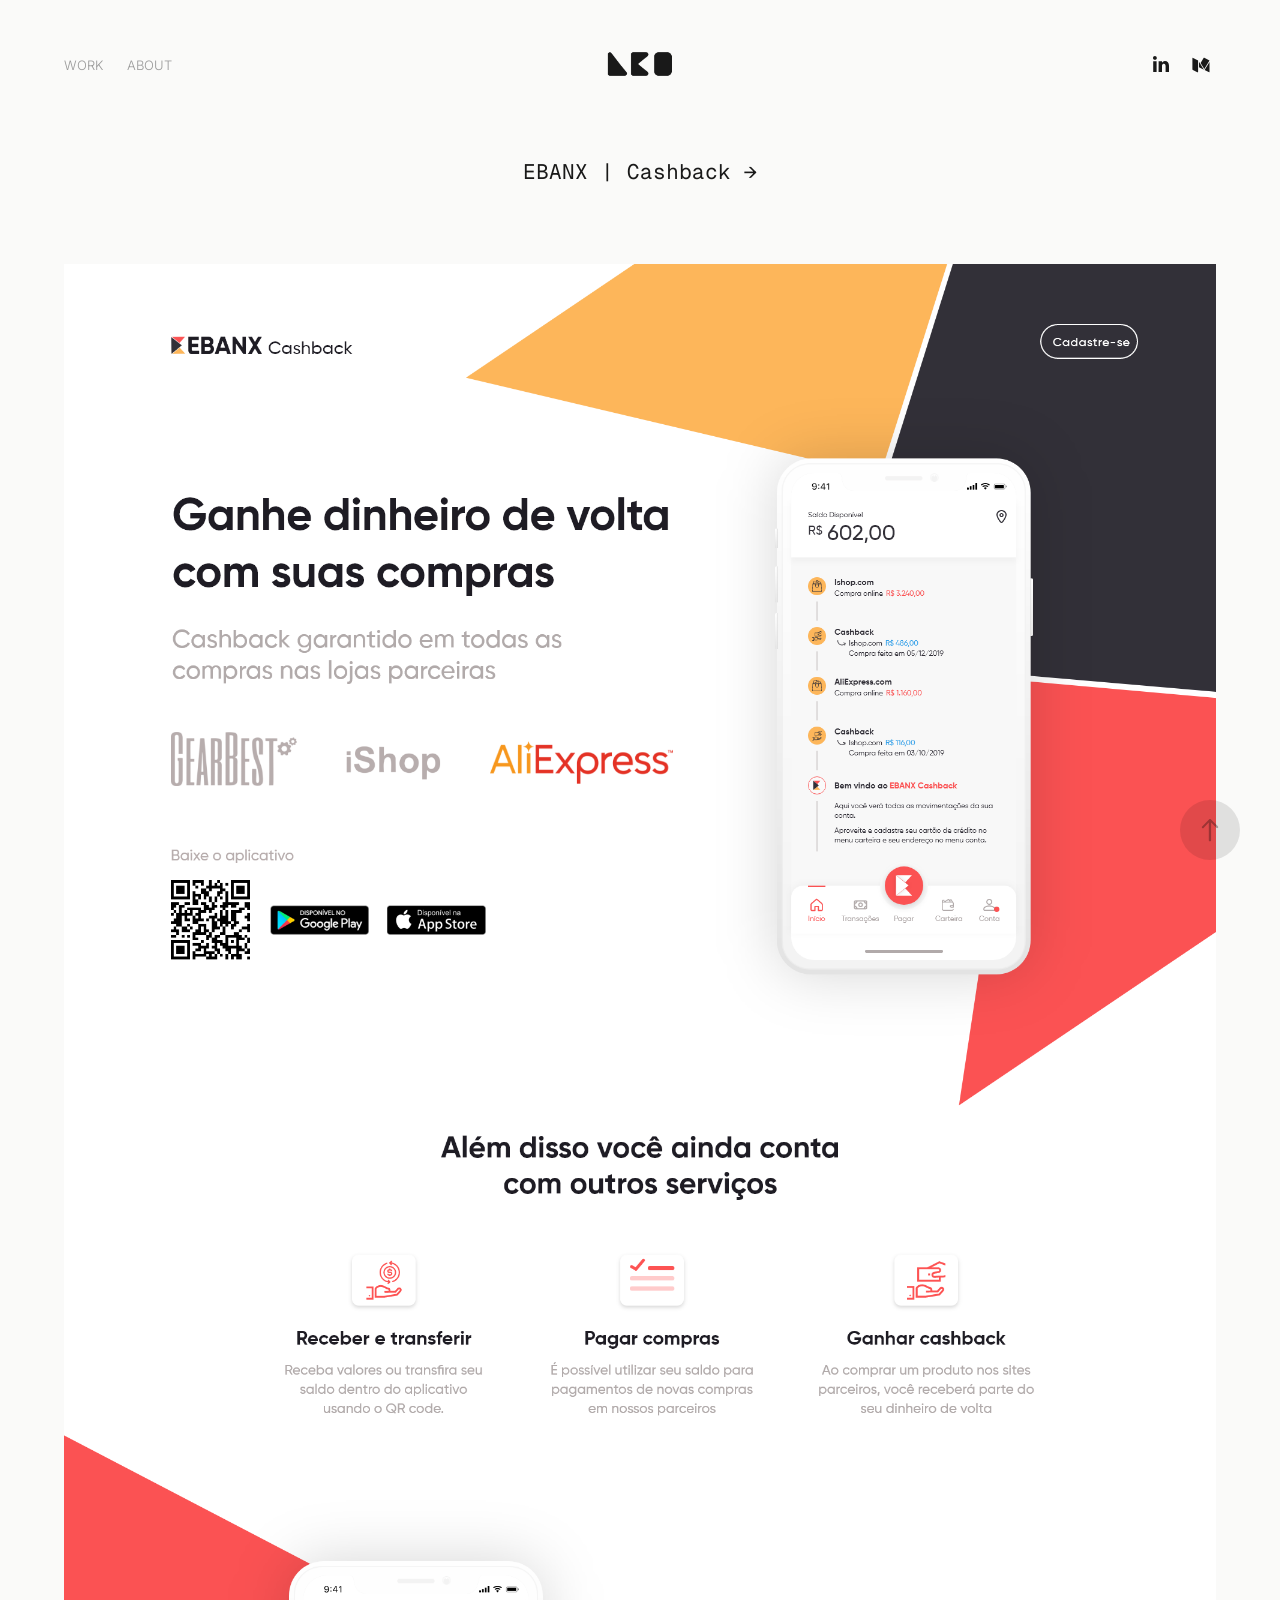
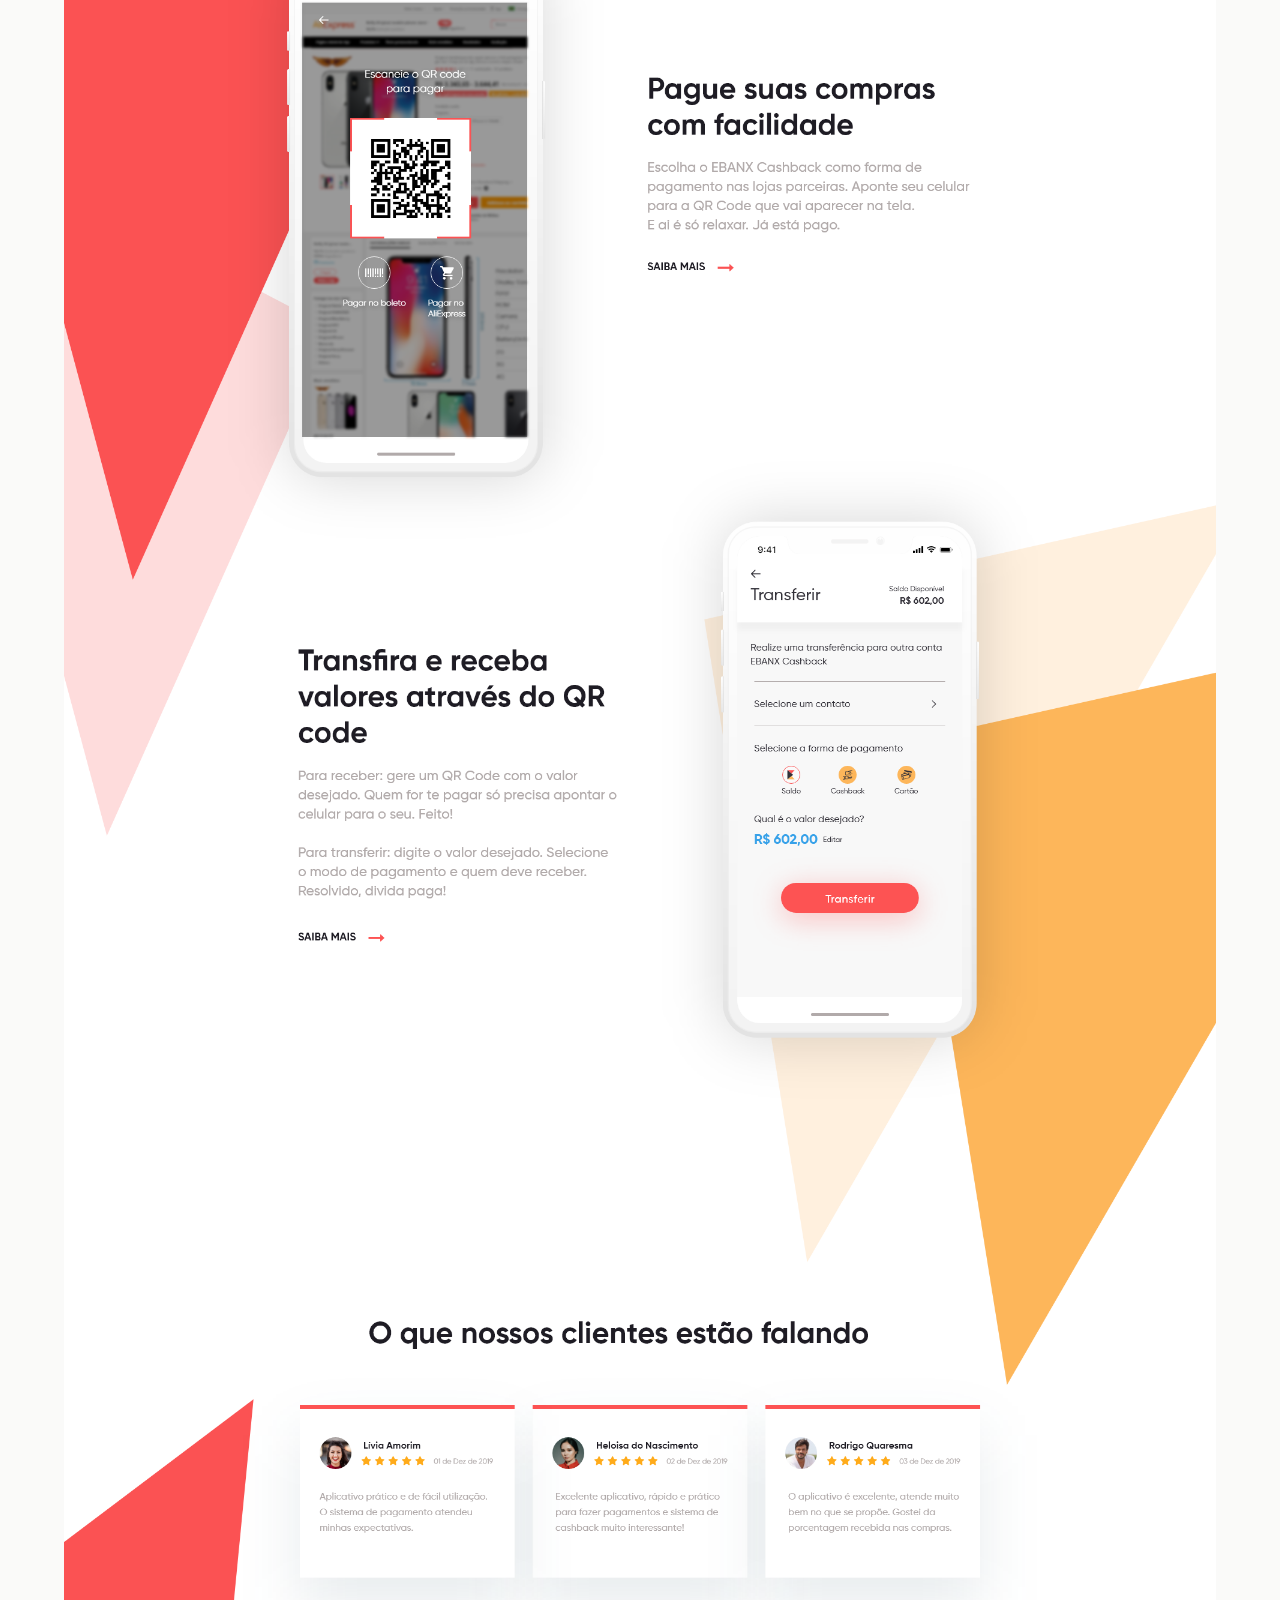
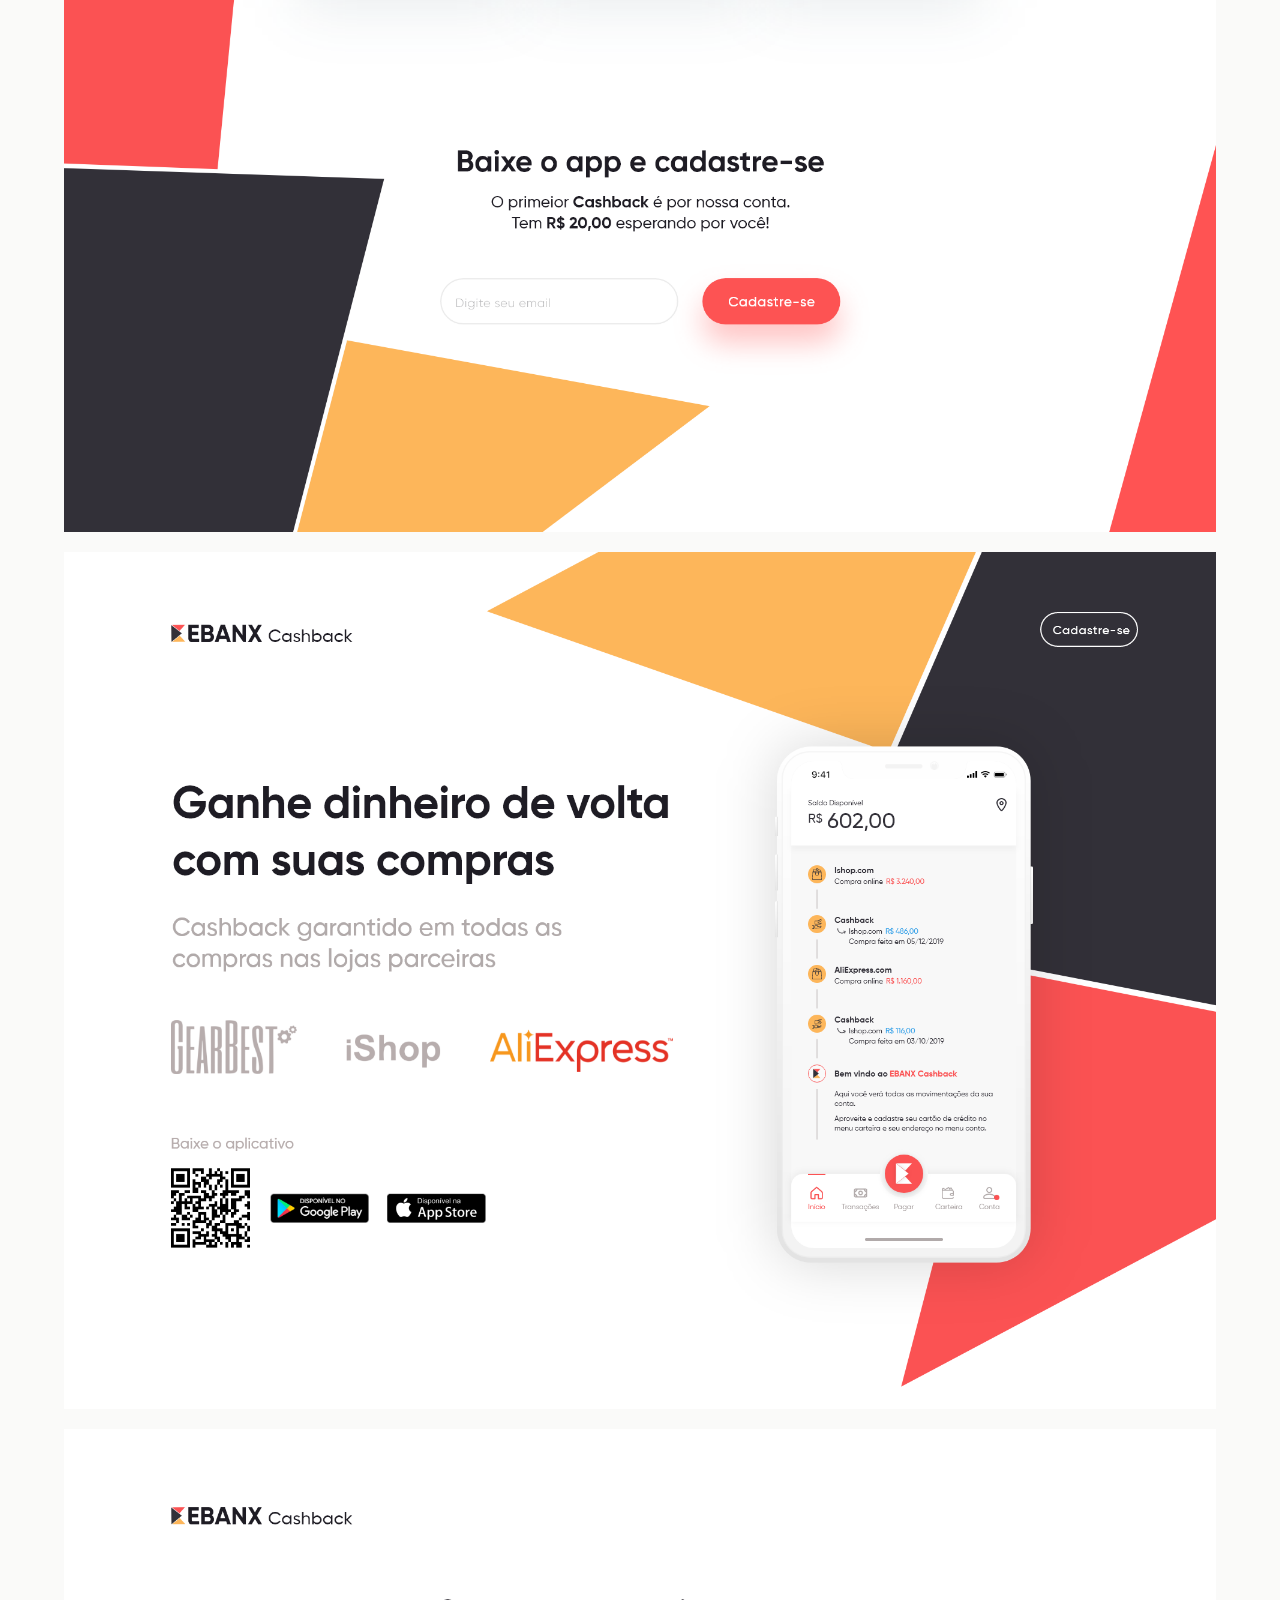
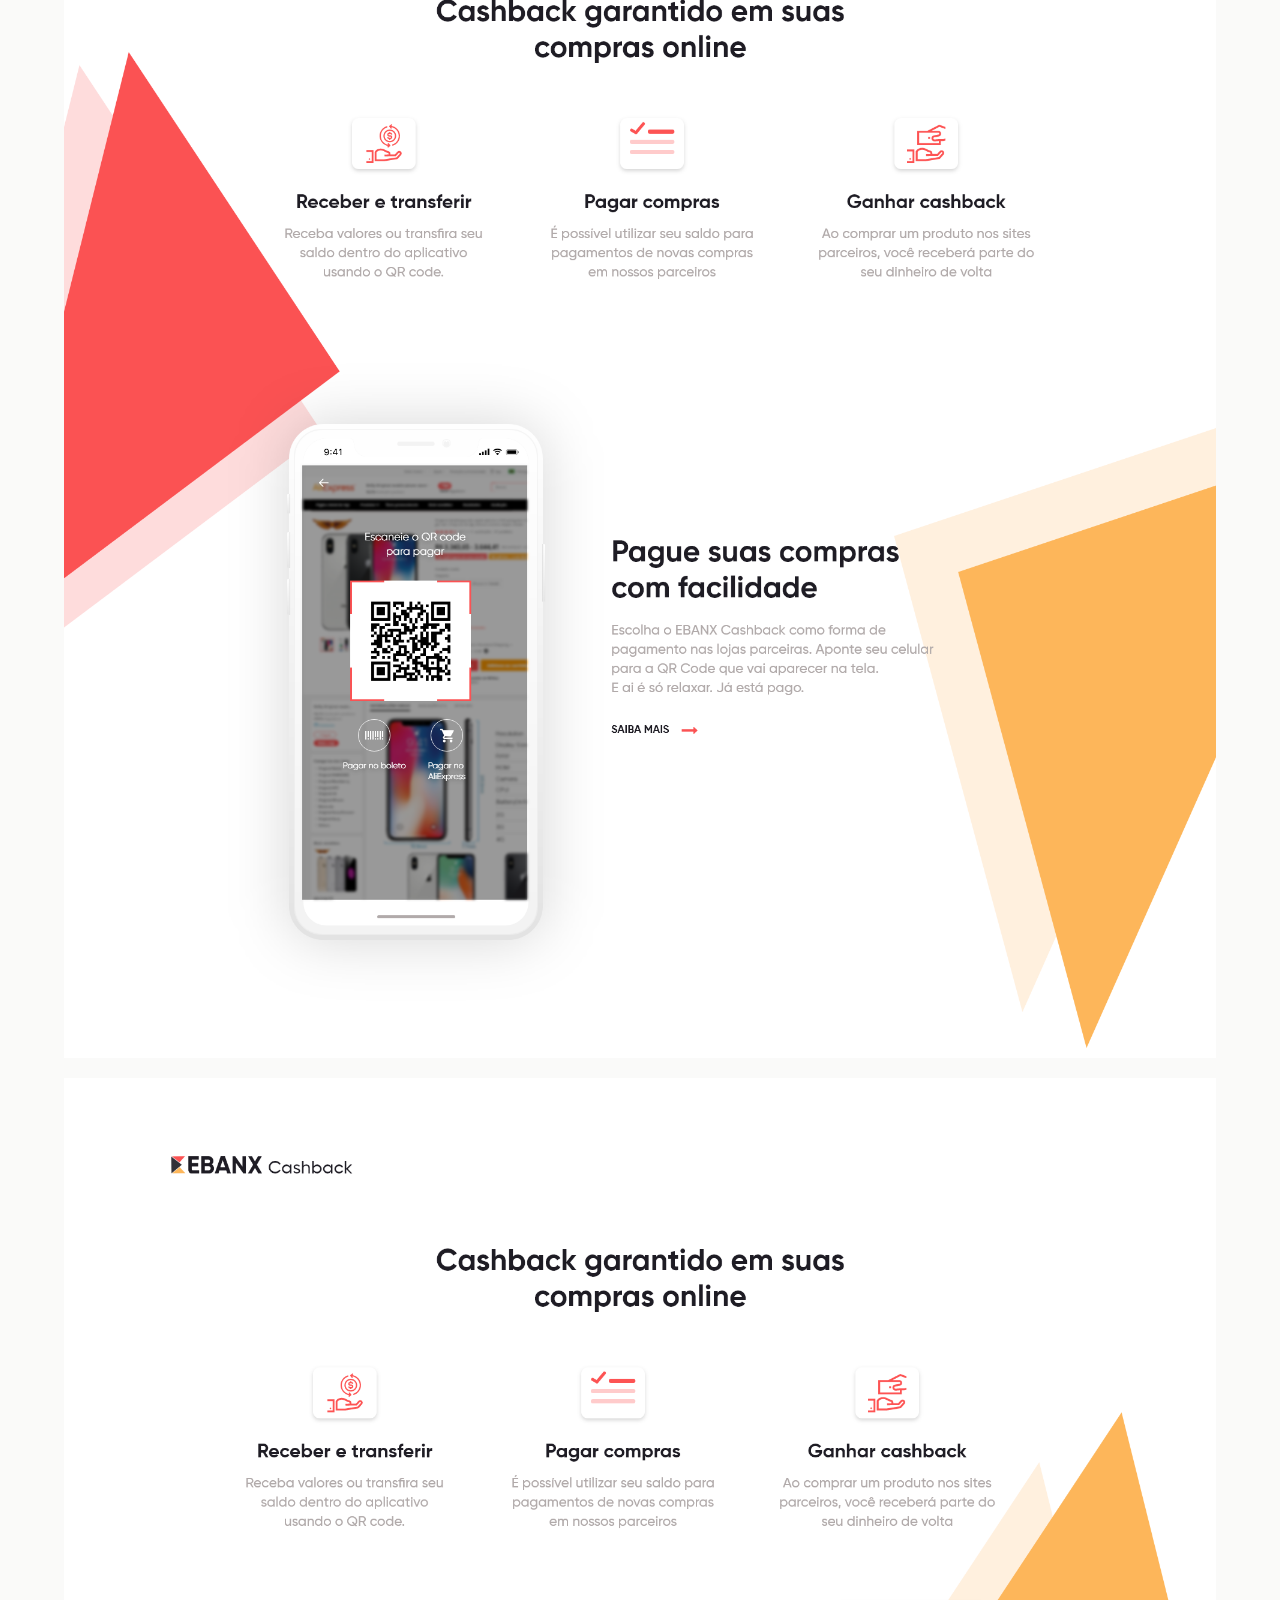
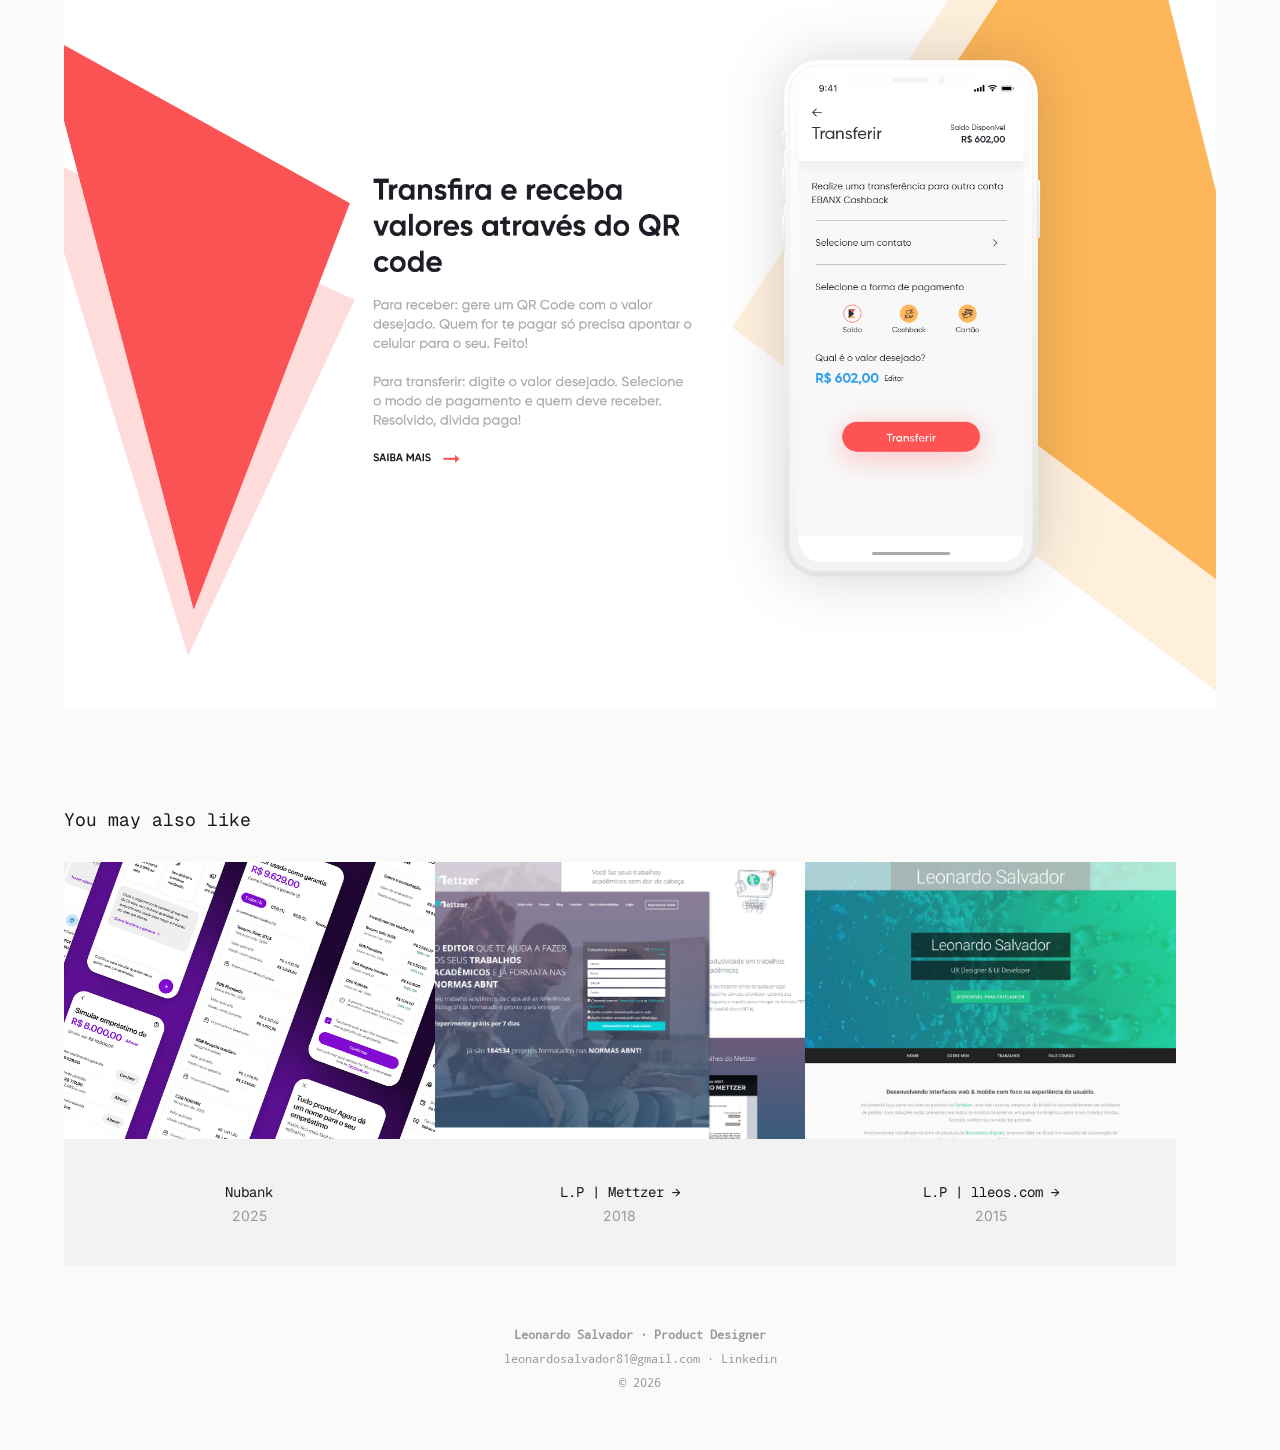
<file: ebanx-cashback.html>
<!DOCTYPE HTML>
<html lang="en-US">
<head>
  <meta charset="UTF-8" />
  <meta name="viewport" content="width=device-width, initial-scale=1" />
      <meta name="keywords"  content="Product Designer,Portfolio,UX Designer,UI Designer,UX,UI,UI &amp; UI,Leonardo Salvador,Product Design Portfolio,Digital Products,Fintech Design" />
      <meta name="description"  content="Product Designer with experience building and scaling complex digital and financial products. Portfolio featuring real-world case studies across fintech and platforms." />
      <meta name="twitter:card"  content="summary_large_image" />
      <meta name="twitter:site"  content="@lleos" />
      <meta  property="og:title" content="Leonardo Salvador | Product Designer · UX · Digital Products - EBANX | Cashback →" />
      <meta  property="og:description" content="Product Designer with experience building and scaling complex digital and financial products. Portfolio featuring real-world case studies across fintech and platforms." />
      <meta  property="og:image" content="assets/images/52fb2d6d-1766-4935-b0fd-61257729c979_car_4x3.png" />
        <link rel="icon" href="assets/images/13adc325-6b82-43f4-a255-717498464987_carw_1x1x32.png" />
<title>Leonardo Salvador | Product Designer · UX · Digital Products - EBANX | Cashback →</title>
    
    <link rel="stylesheet" href="assets/css/fonts.css" type="text/css" />
    <link rel="stylesheet" href="assets/css/theme.css" type="text/css" />
    <link rel="stylesheet" href="assets/css/main.css" type="text/css" />
    <script type="text/javascript">
      (function(c,l,a,r,i,t,y){
          c[a]=c[a]||function(){(c[a].q=c[a].q||[]).push(arguments)};
          t=l.createElement(r);t.async=1;t.src="https://www.clarity.ms/tag/"+i;
          y=l.getElementsByTagName(r)[0];y.parentNode.insertBefore(t,y);
      })(window, document, "clarity", "script", "x3ifr281wq");
    </script>
    <script type="text/javascript" src="assets/js/site.js" defer></script>
</head>
  <body>  <div class='page-background-video page-background-video-with-panel'>
  </div>
  <div class="js-responsive-nav">
    <div class="responsive-nav has-social">
      <div class="responsive-nav__contents">
        <div class="close-responsive-click-area js-close-responsive-nav">
          <div class="close-responsive-button"></div>
        </div>
            <nav class="nav-container" data-hover-hint="nav" data-hover-hint-placement="bottom-start">
                <div class="gallery-title"><a href="index.html" >Work</a></div>
      <div class="page-title">
        <a href="about.html" >About</a>
      </div>
            </nav>
          <div class="social pf-nav-social" data-context="theme.nav" data-hover-hint="navSocialIcons" data-hover-hint-placement="bottom-start">
            <ul>
                    <li>
                      <a href="https://www.linkedin.com/in/lleos/" target="_blank">
                        <svg version="1.1" id="Layer_1" xmlns="http://www.w3.org/2000/svg" xmlns:xlink="http://www.w3.org/1999/xlink" viewBox="0 0 30 24" style="enable-background:new 0 0 30 24;" xml:space="preserve" class="icon">
                        <path id="path-1_24_" d="M19.6,19v-5.8c0-1.4-0.5-2.4-1.7-2.4c-1,0-1.5,0.7-1.8,1.3C16,12.3,16,12.6,16,13v6h-3.4
                          c0,0,0.1-9.8,0-10.8H16v1.5c0,0,0,0,0,0h0v0C16.4,9,17.2,7.9,19,7.9c2.3,0,4,1.5,4,4.9V19H19.6z M8.9,6.7L8.9,6.7
                          C7.7,6.7,7,5.9,7,4.9C7,3.8,7.8,3,8.9,3s1.9,0.8,1.9,1.9C10.9,5.9,10.1,6.7,8.9,6.7z M10.6,19H7.2V8.2h3.4V19z"/>
                        </svg>
                      </a>
                    </li>
                    <li>
                      <a href="https://medium.com/@lleos" target="_blank">
                        <svg version="1.1" id="Layer_1" xmlns="http://www.w3.org/2000/svg" xmlns:xlink="http://www.w3.org/1999/xlink" viewBox="0 0 30 24" style="enable-background:new 0 0 30 24;" xml:space="preserve" class="icon">
                        <g>
                          <path class="st0" d="M23.5,7.4C23.5,7.4,23.5,7.4,23.5,7.4L23.5,7.4l-5.2-2.6c0,0-0.1,0-0.1,0c0,0-0.1,0-0.1,0
                            c-0.2,0-0.4,0.1-0.5,0.3l-3,4.8l3.7,6.1L23.5,7.4C23.5,7.5,23.5,7.4,23.5,7.4z"/>
                          <polygon class="st0" points="13,8.8 13,14.3 17.9,16.7   "/>
                          <path class="st0" d="M18.6,17.1l4,2c0.5,0.3,0.9,0.1,0.9-0.4V9L18.6,17.1z"/>
                          <path class="st0" d="M12.1,7.4l-5-2.5C7,4.9,6.9,4.8,6.8,4.8C6.6,4.8,6.4,5,6.4,5.3v10.9c0,0.3,0.2,0.6,0.5,0.8l4.4,2.2
                            c0.1,0.1,0.2,0.1,0.3,0.1c0.3,0,0.5-0.2,0.5-0.6L12.1,7.4C12.1,7.5,12.1,7.4,12.1,7.4z"/>
                        </g>
                        </svg>
                      </a>
                    </li>
            </ul>
          </div>
      </div>
    </div>
  </div>
  <div class="site-wrap cfix">
    <div class="site-container">
      <div class="site-content e2e-site-content">
          <header class="site-header js-site-header " data-context="theme.nav" data-hover-hint="nav" data-hover-hint-placement="top-start">
              <nav class="nav-container" data-hover-hint="nav" data-hover-hint-placement="bottom-start">
                <div class="gallery-title"><a href="index.html" >Work</a></div>
      <div class="page-title">
        <a href="about.html" >About</a>
      </div>
              </nav>
              <div class="logo-wrap" data-context="theme.logo.header" data-hover-hint="logo" data-hover-hint-placement="bottom-start">
                <div class="logo e2e-site-logo-text logo-image  ">
    <a href="index.html" class="image-normal image-link">
      <img src="assets/images/36c4798f-9c29-4a35-9ccb-78d7451b9d5c_rwc_2x0x242x98x4096.png" alt="Leonardo Salvador">
    </a>
                </div>
              </div>
              <div class="social pf-nav-social" data-context="theme.nav" data-hover-hint="navSocialIcons" data-hover-hint-placement="bottom-start">
                <ul>
                        <li>
                          <a href="https://www.linkedin.com/in/lleos/" target="_blank">
                            <svg version="1.1" id="Layer_1" xmlns="http://www.w3.org/2000/svg" xmlns:xlink="http://www.w3.org/1999/xlink" viewBox="0 0 30 24" style="enable-background:new 0 0 30 24;" xml:space="preserve" class="icon">
                            <path id="path-1_24_" d="M19.6,19v-5.8c0-1.4-0.5-2.4-1.7-2.4c-1,0-1.5,0.7-1.8,1.3C16,12.3,16,12.6,16,13v6h-3.4
                              c0,0,0.1-9.8,0-10.8H16v1.5c0,0,0,0,0,0h0v0C16.4,9,17.2,7.9,19,7.9c2.3,0,4,1.5,4,4.9V19H19.6z M8.9,6.7L8.9,6.7
                              C7.7,6.7,7,5.9,7,4.9C7,3.8,7.8,3,8.9,3s1.9,0.8,1.9,1.9C10.9,5.9,10.1,6.7,8.9,6.7z M10.6,19H7.2V8.2h3.4V19z"/>
                            </svg>
                          </a>
                        </li>
                        <li>
                          <a href="https://medium.com/@lleos" target="_blank">
                            <svg version="1.1" id="Layer_1" xmlns="http://www.w3.org/2000/svg" xmlns:xlink="http://www.w3.org/1999/xlink" viewBox="0 0 30 24" style="enable-background:new 0 0 30 24;" xml:space="preserve" class="icon">
                            <g>
                              <path class="st0" d="M23.5,7.4C23.5,7.4,23.5,7.4,23.5,7.4L23.5,7.4l-5.2-2.6c0,0-0.1,0-0.1,0c0,0-0.1,0-0.1,0
                                c-0.2,0-0.4,0.1-0.5,0.3l-3,4.8l3.7,6.1L23.5,7.4C23.5,7.5,23.5,7.4,23.5,7.4z"/>
                              <polygon class="st0" points="13,8.8 13,14.3 17.9,16.7   "/>
                              <path class="st0" d="M18.6,17.1l4,2c0.5,0.3,0.9,0.1,0.9-0.4V9L18.6,17.1z"/>
                              <path class="st0" d="M12.1,7.4l-5-2.5C7,4.9,6.9,4.8,6.8,4.8C6.6,4.8,6.4,5,6.4,5.3v10.9c0,0.3,0.2,0.6,0.5,0.8l4.4,2.2
                                c0.1,0.1,0.2,0.1,0.3,0.1c0.3,0,0.5-0.2,0.5-0.6L12.1,7.4C12.1,7.5,12.1,7.4,12.1,7.4z"/>
                            </g>
                            </svg>
                          </a>
                        </li>
                </ul>
              </div>
              <div class="hamburger-click-area js-hamburger">
                <div class="hamburger">
                  <i></i>
                  <i></i>
                  <i></i>
                </div>
              </div>
          </header>
        <main>
  <div class="page-container js-site-wrap" data-context="page.page.container" data-hover-hint="pageContainer">
    <section class="page standard-modules">
        <header class="page-header content" data-context="pages" data-identity="id:p5f2853f114649176d69917e9a3828abc413877c2db40be66c3e84" data-hover-hint="pageHeader" data-hover-hint-id="p5f2853f114649176d69917e9a3828abc413877c2db40be66c3e84">
            <h1 class="title preserve-whitespace e2e-site-logo-text">EBANX | Cashback →</h1>
            <p class="description"></p>
        </header>
      <div class="page-content js-page-content" data-context="pages" data-identity="id:p5f2853f114649176d69917e9a3828abc413877c2db40be66c3e84">
        <div id="project-canvas" class="js-project-modules modules content">
          <div id="project-modules">
              
              <div class="project-module module image project-module-image js-js-project-module" >

  

  
     <div class="js-lightbox" data-src="assets/images/eff8603f-c46a-4a7a-9798-eed470518e66.png">
           <img
             class="e2e-site-project-module-image image-loaded"
             src="assets/images/eff8603f-c46a-4a7a-9798-eed470518e66_rw_1920.png"
             srcset="assets/images/eff8603f-c46a-4a7a-9798-eed470518e66_rw_600.png 600w, assets/images/eff8603f-c46a-4a7a-9798-eed470518e66_rw_1200.png 1200w, assets/images/eff8603f-c46a-4a7a-9798-eed470518e66_rw_1920.png 1920w, "
             sizes="(max-width: 1920px) 100vw, 1920px"
             style="display: block; width: 100%; height: auto;"
           >
     </div>
  

</div>

              
              
              
              
              
              
              
              
              
              <div class="project-module module image project-module-image js-js-project-module" >

  

  
     <div class="js-lightbox" data-src="assets/images/83265902-2b68-4797-93d0-fdfd27449e47.png">
           <img
             class="e2e-site-project-module-image image-loaded"
             src="assets/images/83265902-2b68-4797-93d0-fdfd27449e47_rw_1920.png"
             srcset="assets/images/83265902-2b68-4797-93d0-fdfd27449e47_rw_600.png 600w, assets/images/83265902-2b68-4797-93d0-fdfd27449e47_rw_1200.png 1200w, assets/images/83265902-2b68-4797-93d0-fdfd27449e47_rw_1920.png 1920w, "
             sizes="(max-width: 1920px) 100vw, 1920px"
             style="display: block; width: 100%; height: auto;"
           >
     </div>
  

</div>

              
              
              
              
              
              
              
              
              
              <div class="project-module module image project-module-image js-js-project-module" >

  

  
     <div class="js-lightbox" data-src="assets/images/0ddcccfd-399f-4afb-9f0c-ae09eef1886d.png">
           <img
             class="e2e-site-project-module-image image-loaded"
             src="assets/images/0ddcccfd-399f-4afb-9f0c-ae09eef1886d_rw_1920.png"
             srcset="assets/images/0ddcccfd-399f-4afb-9f0c-ae09eef1886d_rw_600.png 600w, assets/images/0ddcccfd-399f-4afb-9f0c-ae09eef1886d_rw_1200.png 1200w, assets/images/0ddcccfd-399f-4afb-9f0c-ae09eef1886d_rw_1920.png 1920w, "
             sizes="(max-width: 1920px) 100vw, 1920px"
             style="display: block; width: 100%; height: auto;"
           >
     </div>
  

</div>

              
              
              
              
              
              
              
              
              
              <div class="project-module module image project-module-image js-js-project-module" >

  

  
     <div class="js-lightbox" data-src="assets/images/d4c8fb09-46f8-4887-b613-925afaefea48.png">
           <img
             class="e2e-site-project-module-image image-loaded"
             src="assets/images/d4c8fb09-46f8-4887-b613-925afaefea48_rw_1920.png"
             srcset="assets/images/d4c8fb09-46f8-4887-b613-925afaefea48_rw_600.png 600w, assets/images/d4c8fb09-46f8-4887-b613-925afaefea48_rw_1200.png 1200w, assets/images/d4c8fb09-46f8-4887-b613-925afaefea48_rw_1920.png 1920w, "
             sizes="(max-width: 1920px) 100vw, 1920px"
             style="display: block; width: 100%; height: auto;"
           >
     </div>
  

</div>

              
              
              
              
              
              
              
              
          </div>
        </div>
      </div>
    </section>
          <section class="other-projects" data-context="page.page.other_pages" data-hover-hint="otherPages">
            <div class="title-wrapper">
              <div class="title-container">
                  <h3 class="other-projects-title preserve-whitespace">You may also like</h3>
              </div>
            </div>
            <div class="project-covers">
                  <a class="project-cover js-project-cover-touch hold-space" href="nubank-case-study.html" data-context="pages" data-identity="id:p6970dba1eeb584053d0c15f6a58653f60ad22353cb3f7d648baab">
                      <div class="cover-image-wrap">
                        <div class="cover-image">
                            <div class="cover cover-normal">

            <img
             class="cover__img image-loaded"
             src="assets/images/402b8898-0b54-446c-a763-d3b17bb9fd54_rwc_903x0x4320x3240x4320.jpg"
             srcset="assets/images/402b8898-0b54-446c-a763-d3b17bb9fd54_rwc_903x0x4320x3240x640.jpg 640w,  assets/images/402b8898-0b54-446c-a763-d3b17bb9fd54_rwc_903x0x4320x3240x1280.jpg 1280w,  assets/images/402b8898-0b54-446c-a763-d3b17bb9fd54_rwc_903x0x4320x3240x1366.jpg 1366w,  assets/images/402b8898-0b54-446c-a763-d3b17bb9fd54_rwc_903x0x4320x3240x1920.jpg 1920w,  assets/images/402b8898-0b54-446c-a763-d3b17bb9fd54_rwc_903x0x4320x3240x2560.jpg 2560w,  assets/images/402b8898-0b54-446c-a763-d3b17bb9fd54_rwc_903x0x4320x3240x5120.jpg 5120w"
             sizes="(max-width: 540px) 100vw, (max-width: 768px) 50vw, 100vw"
             loading="lazy"
           >
                                      </div>
                        </div>
                      </div>
                    <div class="details-wrap">
                      <div class="details">
                        <div class="details-inner">
                            <div class="title preserve-whitespace">Nubank</div>
                            <div class="date">2025</div>
                        </div>
                      </div>
                    </div>
                  </a>
                  <a class="project-cover js-project-cover-touch hold-space" href="mettzer.html" data-context="pages" data-identity="id:p5f2432aa810957a58f27f7e72a7eea9249f383ad8c22282803e79">
                      <div class="cover-image-wrap">
                        <div class="cover-image">
                            <div class="cover cover-normal">

            <img
             class="cover__img image-loaded"
             src="assets/images/0b931c91-cfef-4d69-a0da-e64cfbc2b387_car_4x3.png"
             srcset="assets/images/0b931c91-cfef-4d69-a0da-e64cfbc2b387_carw_4x3x640.png 640w,  assets/images/0b931c91-cfef-4d69-a0da-e64cfbc2b387_carw_4x3x1280.png 1280w,  assets/images/0b931c91-cfef-4d69-a0da-e64cfbc2b387_carw_4x3x1366.png 1366w,  assets/images/0b931c91-cfef-4d69-a0da-e64cfbc2b387_carw_4x3x1920.png 1920w,  assets/images/0b931c91-cfef-4d69-a0da-e64cfbc2b387_carw_4x3x2560.png 2560w,  assets/images/0b931c91-cfef-4d69-a0da-e64cfbc2b387_carw_4x3x5120.png 5120w"
             sizes="(max-width: 540px) 100vw, (max-width: 768px) 50vw, 100vw"
             loading="lazy"
           >
                                      </div>
                        </div>
                      </div>
                    <div class="details-wrap">
                      <div class="details">
                        <div class="details-inner">
                            <div class="title preserve-whitespace">L.P | Mettzer →</div>
                            <div class="date">2018</div>
                        </div>
                      </div>
                    </div>
                  </a>
                  <a class="project-cover js-project-cover-touch hold-space" href="lleoscom.html" data-context="pages" data-identity="id:p5f2432a975d9868e860585ab9dde731d9a859ab4fdb39662ae8ce">
                      <div class="cover-image-wrap">
                        <div class="cover-image">
                            <div class="cover cover-normal">

            <img
             class="cover__img image-loaded"
             src="assets/images/818a186a-c092-45ee-b243-b78d523cc841_car_4x3.png"
             srcset="assets/images/818a186a-c092-45ee-b243-b78d523cc841_carw_4x3x640.png 640w,  assets/images/818a186a-c092-45ee-b243-b78d523cc841_carw_4x3x1280.png 1280w,  assets/images/818a186a-c092-45ee-b243-b78d523cc841_carw_4x3x1366.png 1366w,  assets/images/818a186a-c092-45ee-b243-b78d523cc841_carw_4x3x1920.png 1920w,  assets/images/818a186a-c092-45ee-b243-b78d523cc841_carw_4x3x2560.png 2560w,  assets/images/818a186a-c092-45ee-b243-b78d523cc841_carw_4x3x5120.png 5120w"
             sizes="(max-width: 540px) 100vw, (max-width: 768px) 50vw, 100vw"
             loading="lazy"
           >
                                      </div>
                        </div>
                      </div>
                    <div class="details-wrap">
                      <div class="details">
                        <div class="details-inner">
                            <div class="title preserve-whitespace">L.P | lleos.com →</div>
                            <div class="date">2015</div>
                        </div>
                      </div>
                    </div>
                  </a>
                  <a class="project-cover js-project-cover-touch hold-space" href="ebanx-go-case-study.html" data-context="pages" data-identity="id:p6294f7644074626517732987016b66bf3d9bfc13a47a10e72a71d">
                      <div class="cover-image-wrap">
                        <div class="cover-image">
                            <div class="cover cover-normal">

            <img
             class="cover__img image-loaded"
             src="assets/images/2cb626e4-7eb5-4bc4-a6dd-fb0035d34fb0_rwc_102x17209x2053x1539x2053.jpg"
             srcset="assets/images/2cb626e4-7eb5-4bc4-a6dd-fb0035d34fb0_rwc_102x17209x2053x1539x640.jpg 640w,  assets/images/2cb626e4-7eb5-4bc4-a6dd-fb0035d34fb0_rwc_102x17209x2053x1539x1280.jpg 1280w,  assets/images/2cb626e4-7eb5-4bc4-a6dd-fb0035d34fb0_rwc_102x17209x2053x1539x1366.jpg 1366w,  assets/images/2cb626e4-7eb5-4bc4-a6dd-fb0035d34fb0_rwc_102x17209x2053x1539x1920.jpg 1920w,  assets/images/2cb626e4-7eb5-4bc4-a6dd-fb0035d34fb0_rwc_102x17209x2053x1539x2560.jpg 2560w,  assets/images/2cb626e4-7eb5-4bc4-a6dd-fb0035d34fb0_rwc_102x17209x2053x1539x2053.jpg 5120w"
             sizes="(max-width: 540px) 100vw, (max-width: 768px) 50vw, 100vw"
             loading="lazy"
           >
                                      </div>
                        </div>
                      </div>
                    <div class="details-wrap">
                      <div class="details">
                        <div class="details-inner">
                            <div class="title preserve-whitespace">EBANX GO</div>
                            <div class="date">2021</div>
                        </div>
                      </div>
                    </div>
                  </a>
                  <a class="project-cover js-project-cover-touch hold-space" href="prpromotora-de-credito.html" data-context="pages" data-identity="id:p5f2432a9c32cdef3400ecabf371e76af1559ee072a9df7aef0cd9">
                      <div class="cover-image-wrap">
                        <div class="cover-image">
                            <div class="cover cover-normal">

            <img
             class="cover__img image-loaded"
             src="assets/images/9bbbff68-b5ce-4099-a0b0-fd24793a7118_car_4x3.png"
             srcset="assets/images/9bbbff68-b5ce-4099-a0b0-fd24793a7118_carw_4x3x640.png 640w,  assets/images/9bbbff68-b5ce-4099-a0b0-fd24793a7118_carw_4x3x1280.png 1280w,  assets/images/9bbbff68-b5ce-4099-a0b0-fd24793a7118_carw_4x3x1366.png 1366w,  assets/images/9bbbff68-b5ce-4099-a0b0-fd24793a7118_carw_4x3x1920.png 1920w,  assets/images/9bbbff68-b5ce-4099-a0b0-fd24793a7118_carw_4x3x2560.png 2560w,  assets/images/9bbbff68-b5ce-4099-a0b0-fd24793a7118_carw_4x3x5120.png 5120w"
             sizes="(max-width: 540px) 100vw, (max-width: 768px) 50vw, 100vw"
             loading="lazy"
           >
                                      </div>
                        </div>
                      </div>
                    <div class="details-wrap">
                      <div class="details">
                        <div class="details-inner">
                            <div class="title preserve-whitespace">PR Promotora de Crédito →</div>
                            <div class="date">2014</div>
                        </div>
                      </div>
                    </div>
                  </a>
                  <a class="project-cover js-project-cover-touch hold-space" href="leosoft.html" data-context="pages" data-identity="id:p5f2432aa38b1c08e232b39d40809edb8d7bba8c57dfd5383f7542">
                      <div class="cover-image-wrap">
                        <div class="cover-image">
                            <div class="cover cover-normal">

            <img
             class="cover__img image-loaded"
             src="assets/images/7fce55a0-1e4f-4744-bc46-47f794152298_car_4x3.png"
             srcset="assets/images/7fce55a0-1e4f-4744-bc46-47f794152298_carw_4x3x640.png 640w,  assets/images/7fce55a0-1e4f-4744-bc46-47f794152298_carw_4x3x1280.png 1280w,  assets/images/7fce55a0-1e4f-4744-bc46-47f794152298_carw_4x3x1366.png 1366w,  assets/images/7fce55a0-1e4f-4744-bc46-47f794152298_carw_4x3x1920.png 1920w,  assets/images/7fce55a0-1e4f-4744-bc46-47f794152298_carw_4x3x2560.png 2560w,  assets/images/7fce55a0-1e4f-4744-bc46-47f794152298_carw_4x3x5120.png 5120w"
             sizes="(max-width: 540px) 100vw, (max-width: 768px) 50vw, 100vw"
             loading="lazy"
           >
                                      </div>
                        </div>
                      </div>
                    <div class="details-wrap">
                      <div class="details">
                        <div class="details-inner">
                            <div class="title preserve-whitespace">UX &amp; UI | Leosoft →</div>
                            <div class="date">2015</div>
                        </div>
                      </div>
                    </div>
                  </a>
                  <a class="project-cover js-project-cover-touch hold-space" href="buscacred.html" data-context="pages" data-identity="id:p5f2432a99fdd4db1dcffe29a6cdd75c93ba117a2030f24cc2c483">
                      <div class="cover-image-wrap">
                        <div class="cover-image">
                            <div class="cover cover-normal">

            <img
             class="cover__img image-loaded"
             src="assets/images/c2d8f89a-be39-4aa1-9ca6-da631fae4a83_car_4x3.png"
             srcset="assets/images/c2d8f89a-be39-4aa1-9ca6-da631fae4a83_carw_4x3x640.png 640w,  assets/images/c2d8f89a-be39-4aa1-9ca6-da631fae4a83_carw_4x3x1280.png 1280w,  assets/images/c2d8f89a-be39-4aa1-9ca6-da631fae4a83_carw_4x3x1366.png 1366w,  assets/images/c2d8f89a-be39-4aa1-9ca6-da631fae4a83_carw_4x3x1920.png 1920w,  assets/images/c2d8f89a-be39-4aa1-9ca6-da631fae4a83_carw_4x3x2560.png 2560w,  assets/images/c2d8f89a-be39-4aa1-9ca6-da631fae4a83_carw_4x3x5120.png 5120w"
             sizes="(max-width: 540px) 100vw, (max-width: 768px) 50vw, 100vw"
             loading="lazy"
           >
                                      </div>
                        </div>
                      </div>
                    <div class="details-wrap">
                      <div class="details">
                        <div class="details-inner">
                            <div class="title preserve-whitespace">UX &amp; UI | Buscacred →</div>
                            <div class="date">2012</div>
                        </div>
                      </div>
                    </div>
                  </a>
                  <a class="project-cover js-project-cover-touch hold-space" href="elegance.html" data-context="pages" data-identity="id:p5f2432aa5da6800f6861b8034212dc478aad6185f7819e514a20f">
                      <div class="cover-image-wrap">
                        <div class="cover-image">
                            <div class="cover cover-normal">

            <img
             class="cover__img image-loaded"
             src="assets/images/c8bc04ce-859c-4aad-a7b6-8667f48d7e31_car_4x3.png"
             srcset="assets/images/c8bc04ce-859c-4aad-a7b6-8667f48d7e31_carw_4x3x640.png 640w,  assets/images/c8bc04ce-859c-4aad-a7b6-8667f48d7e31_carw_4x3x1280.png 1280w,  assets/images/c8bc04ce-859c-4aad-a7b6-8667f48d7e31_carw_4x3x1366.png 1366w,  assets/images/c8bc04ce-859c-4aad-a7b6-8667f48d7e31_carw_4x3x1920.png 1920w,  assets/images/c8bc04ce-859c-4aad-a7b6-8667f48d7e31_carw_4x3x2560.png 2560w,  assets/images/c8bc04ce-859c-4aad-a7b6-8667f48d7e31_carw_4x3x5120.png 5120w"
             sizes="(max-width: 540px) 100vw, (max-width: 768px) 50vw, 100vw"
             loading="lazy"
           >
                                      </div>
                        </div>
                      </div>
                    <div class="details-wrap">
                      <div class="details">
                        <div class="details-inner">
                            <div class="title preserve-whitespace">UX &amp; UI | Elegance  →</div>
                            <div class="date">2016</div>
                        </div>
                      </div>
                    </div>
                  </a>
                  <a class="project-cover js-project-cover-touch hold-space" href="clube-da-lingerie.html" data-context="pages" data-identity="id:p5f2432aa03e641f978828c2000d1e87cc85dbe75e03bebce02371">
                      <div class="cover-image-wrap">
                        <div class="cover-image">
                            <div class="cover cover-normal">

            <img
             class="cover__img image-loaded"
             src="assets/images/c820d2c9-9b81-4405-81a7-457db50a79fa_car_4x3.png"
             srcset="assets/images/c820d2c9-9b81-4405-81a7-457db50a79fa_carw_4x3x640.png 640w,  assets/images/c820d2c9-9b81-4405-81a7-457db50a79fa_carw_4x3x1280.png 1280w,  assets/images/c820d2c9-9b81-4405-81a7-457db50a79fa_carw_4x3x1366.png 1366w,  assets/images/c820d2c9-9b81-4405-81a7-457db50a79fa_carw_4x3x1920.png 1920w,  assets/images/c820d2c9-9b81-4405-81a7-457db50a79fa_carw_4x3x2560.png 2560w,  assets/images/c820d2c9-9b81-4405-81a7-457db50a79fa_carw_4x3x5120.png 5120w"
             sizes="(max-width: 540px) 100vw, (max-width: 768px) 50vw, 100vw"
             loading="lazy"
           >
                                      </div>
                        </div>
                      </div>
                    <div class="details-wrap">
                      <div class="details">
                        <div class="details-inner">
                            <div class="title preserve-whitespace">UX &amp; UI | Clube da lingerie →</div>
                            <div class="date">2014</div>
                        </div>
                      </div>
                    </div>
                  </a>
                  <a class="project-cover js-project-cover-touch hold-space" href="involves-stage-sign-in-and-sign-up.html" data-context="pages" data-identity="id:p5f2c1cb92f15f0fe3629ab96b59e858323330f6c4e144d2a82383">
                      <div class="cover-image-wrap">
                        <div class="cover-image">
                            <div class="cover cover-normal">

            <img
             class="cover__img image-loaded"
             src="assets/images/db76cd25-1dc8-4609-bf8d-7ae03d1290d0_car_4x3.png"
             srcset="assets/images/db76cd25-1dc8-4609-bf8d-7ae03d1290d0_carw_4x3x640.png 640w,  assets/images/db76cd25-1dc8-4609-bf8d-7ae03d1290d0_carw_4x3x1280.png 1280w,  assets/images/db76cd25-1dc8-4609-bf8d-7ae03d1290d0_carw_4x3x1366.png 1366w,  assets/images/db76cd25-1dc8-4609-bf8d-7ae03d1290d0_carw_4x3x1920.png 1920w,  assets/images/db76cd25-1dc8-4609-bf8d-7ae03d1290d0_carw_4x3x2560.png 2560w,  assets/images/db76cd25-1dc8-4609-bf8d-7ae03d1290d0_carw_4x3x5120.png 5120w"
             sizes="(max-width: 540px) 100vw, (max-width: 768px) 50vw, 100vw"
             loading="lazy"
           >
                                      </div>
                        </div>
                      </div>
                    <div class="details-wrap">
                      <div class="details">
                        <div class="details-inner">
                            <div class="title preserve-whitespace">Involves Stage | Login</div>
                            <div class="date">2020</div>
                        </div>
                      </div>
                    </div>
                  </a>
            </div>
          </section>
        <section class="back-to-top" data-hover-hint="backToTop">
          <a href="ebanx-cashback.html#"><span class="arrow">&uarr;</span><span class="preserve-whitespace">Back to Top</span></a>
        </section>
        <a class="back-to-top-fixed js-back-to-top back-to-top-fixed-with-panel" data-hover-hint="backToTop" data-hover-hint-placement="top-start" href="ebanx-cashback.html#">
          <svg version="1.1" id="Layer_1" xmlns="http://www.w3.org/2000/svg" xmlns:xlink="http://www.w3.org/1999/xlink" x="0px" y="0px"
           viewBox="0 0 26 26" style="enable-background:new 0 0 26 26;" xml:space="preserve" class="icon icon-back-to-top">
          <g>
            <path d="M13.8,1.3L21.6,9c0.1,0.1,0.1,0.3,0.2,0.4c0.1,0.1,0.1,0.3,0.1,0.4s0,0.3-0.1,0.4c-0.1,0.1-0.1,0.3-0.3,0.4
              c-0.1,0.1-0.2,0.2-0.4,0.3c-0.2,0.1-0.3,0.1-0.4,0.1c-0.1,0-0.3,0-0.4-0.1c-0.2-0.1-0.3-0.2-0.4-0.3L14.2,5l0,19.1
              c0,0.2-0.1,0.3-0.1,0.5c0,0.1-0.1,0.3-0.3,0.4c-0.1,0.1-0.2,0.2-0.4,0.3c-0.1,0.1-0.3,0.1-0.5,0.1c-0.1,0-0.3,0-0.4-0.1
              c-0.1-0.1-0.3-0.1-0.4-0.3c-0.1-0.1-0.2-0.2-0.3-0.4c-0.1-0.1-0.1-0.3-0.1-0.5l0-19.1l-5.7,5.7C6,10.8,5.8,10.9,5.7,11
              c-0.1,0.1-0.3,0.1-0.4,0.1c-0.2,0-0.3,0-0.4-0.1c-0.1-0.1-0.3-0.2-0.4-0.3c-0.1-0.1-0.1-0.2-0.2-0.4C4.1,10.2,4,10.1,4.1,9.9
              c0-0.1,0-0.3,0.1-0.4c0-0.1,0.1-0.3,0.3-0.4l7.7-7.8c0.1,0,0.2-0.1,0.2-0.1c0,0,0.1-0.1,0.2-0.1c0.1,0,0.2,0,0.2-0.1
              c0.1,0,0.1,0,0.2,0c0,0,0.1,0,0.2,0c0.1,0,0.2,0,0.2,0.1c0.1,0,0.1,0.1,0.2,0.1C13.7,1.2,13.8,1.2,13.8,1.3z"/>
          </g>
          </svg>
        </a>
  </div>
              <footer class="site-footer" data-hover-hint="footer">
                <div class="footer-text">
                  <strong>Leonardo Salvador · Product Designer </strong> <br> <a href="mailto:leonardosalvador81@gmail.com">leonardosalvador81@gmail.com</a> · <a href="https://www.linkedin.com/in/lleos/" target="_blank">Linkedin</a><br> © 2026
                </div>
              </footer>
        </main>
      </div>
    </div>
  </div>
</body>
<script type="text/javascript">
  // fix for Safari's back/forward cache
  window.onpageshow = function(e) {
    if (e.persisted) { window.location.reload(); }
  };
</script>
  </html>
</file>
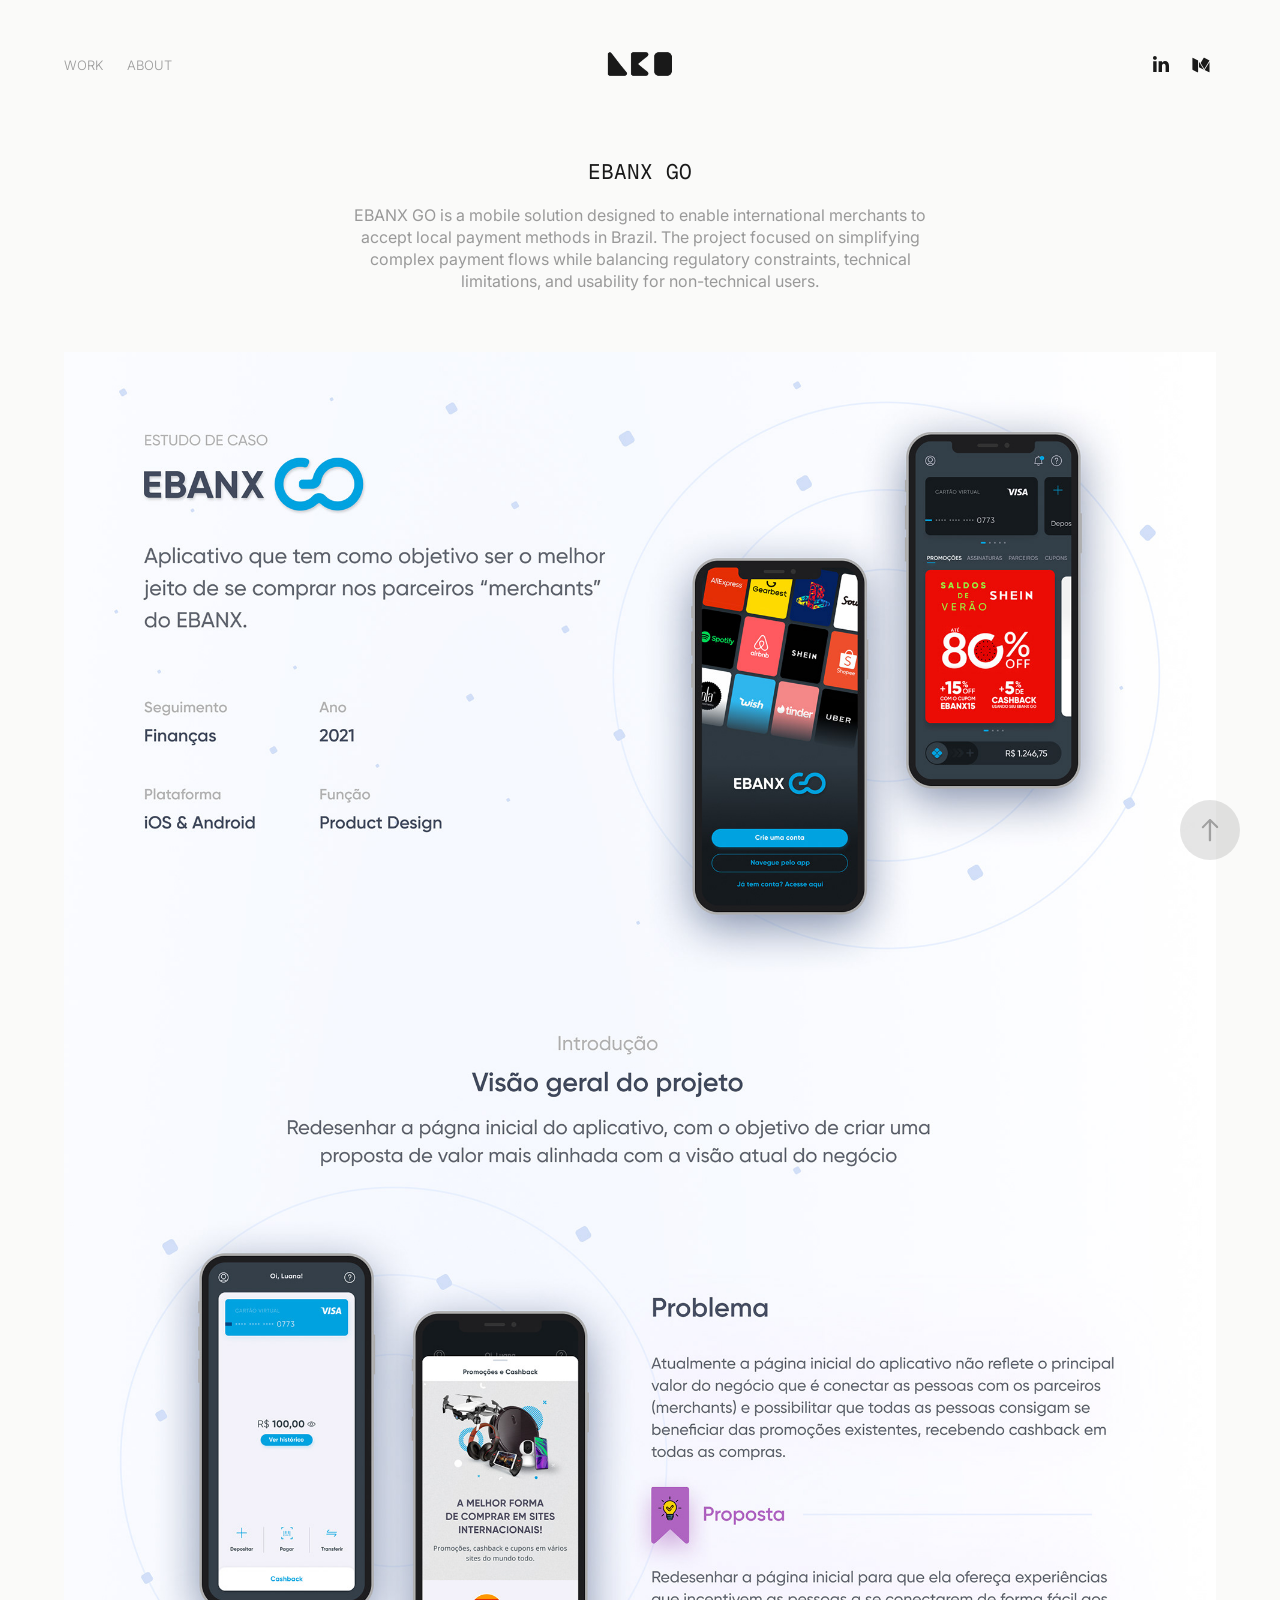
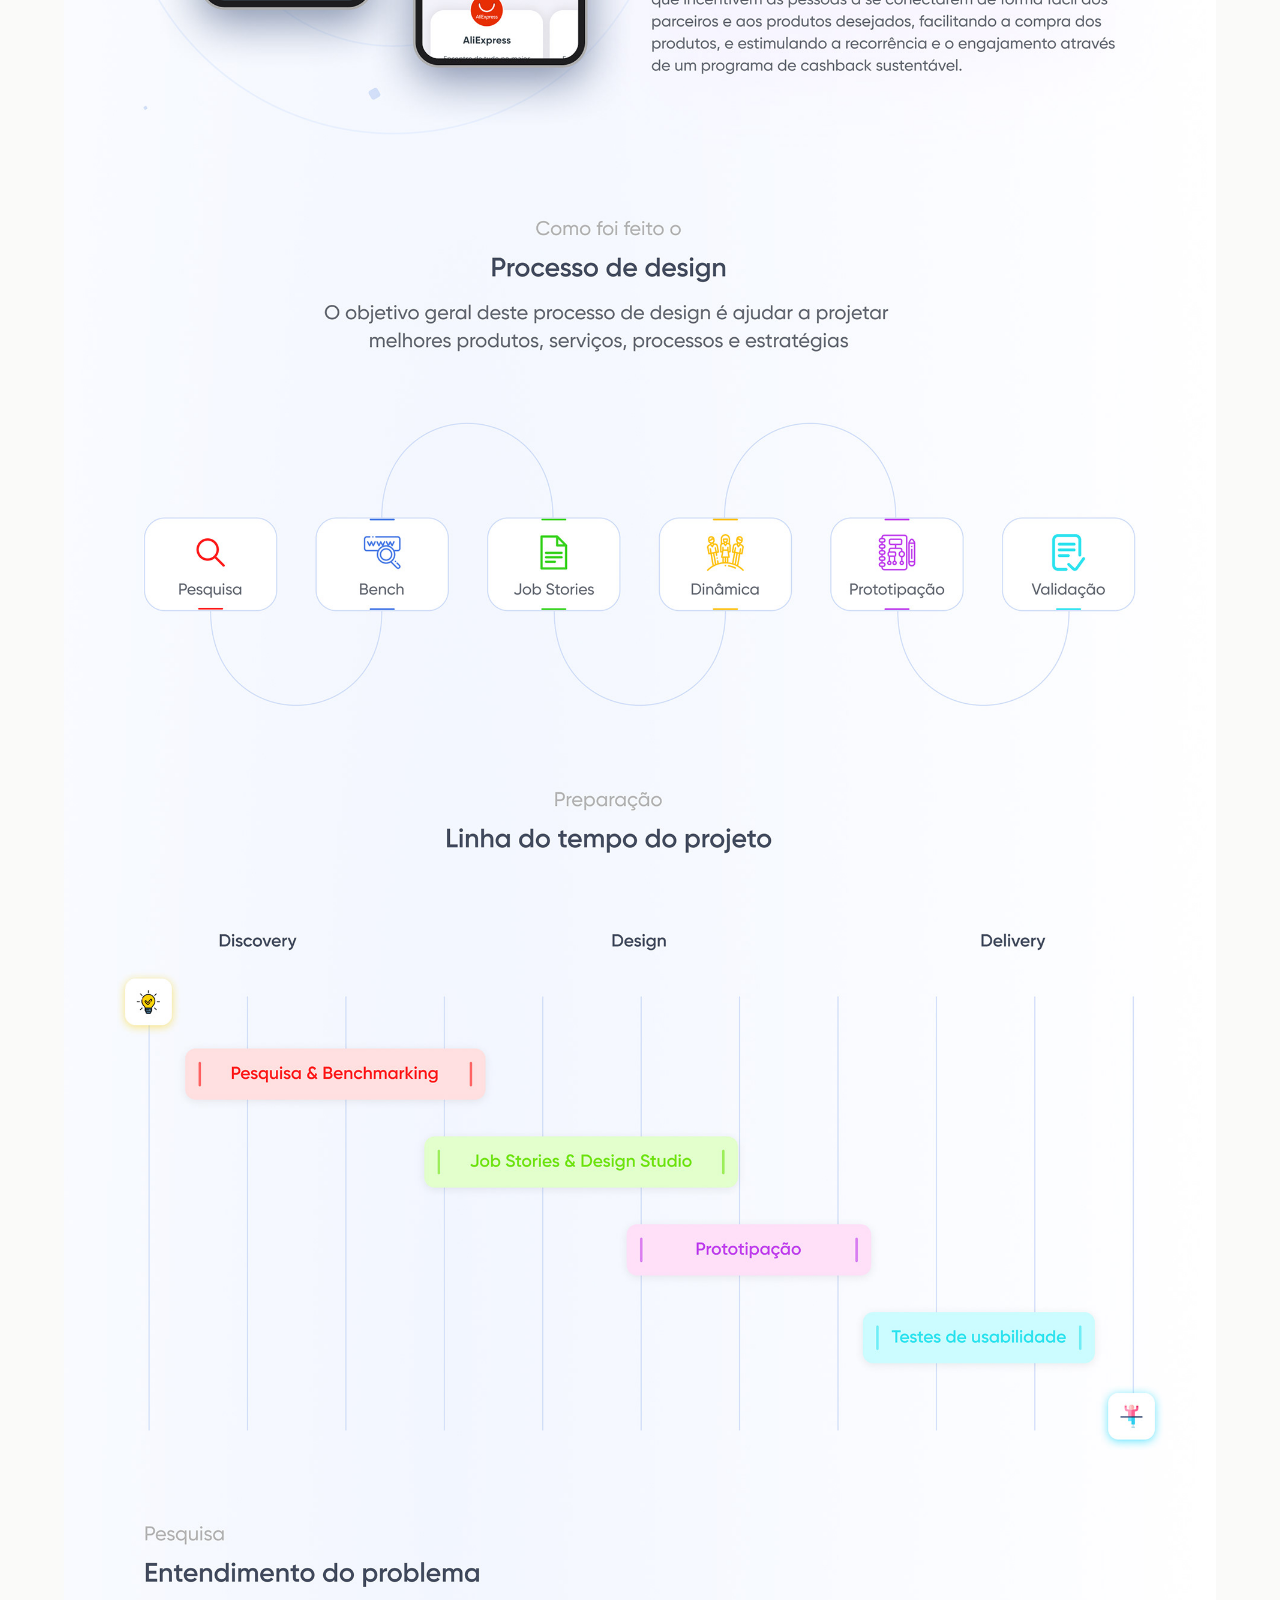
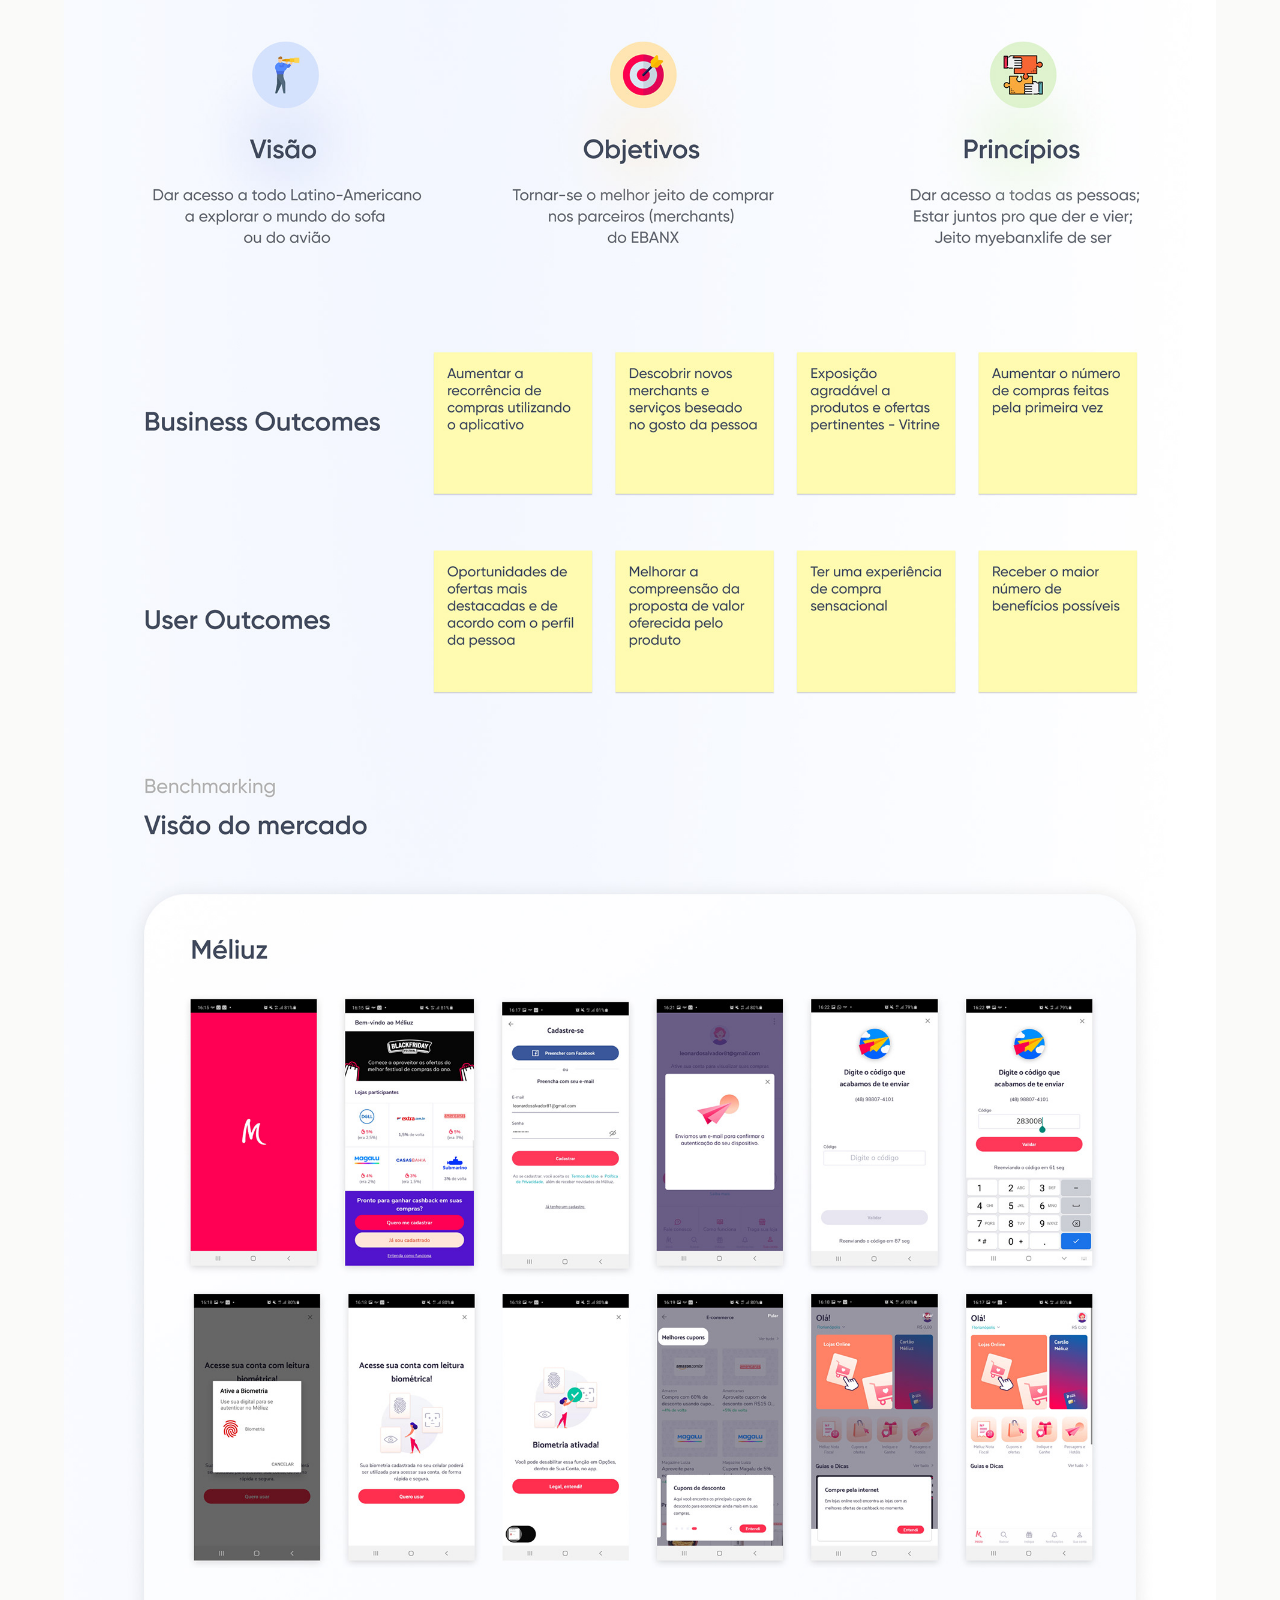
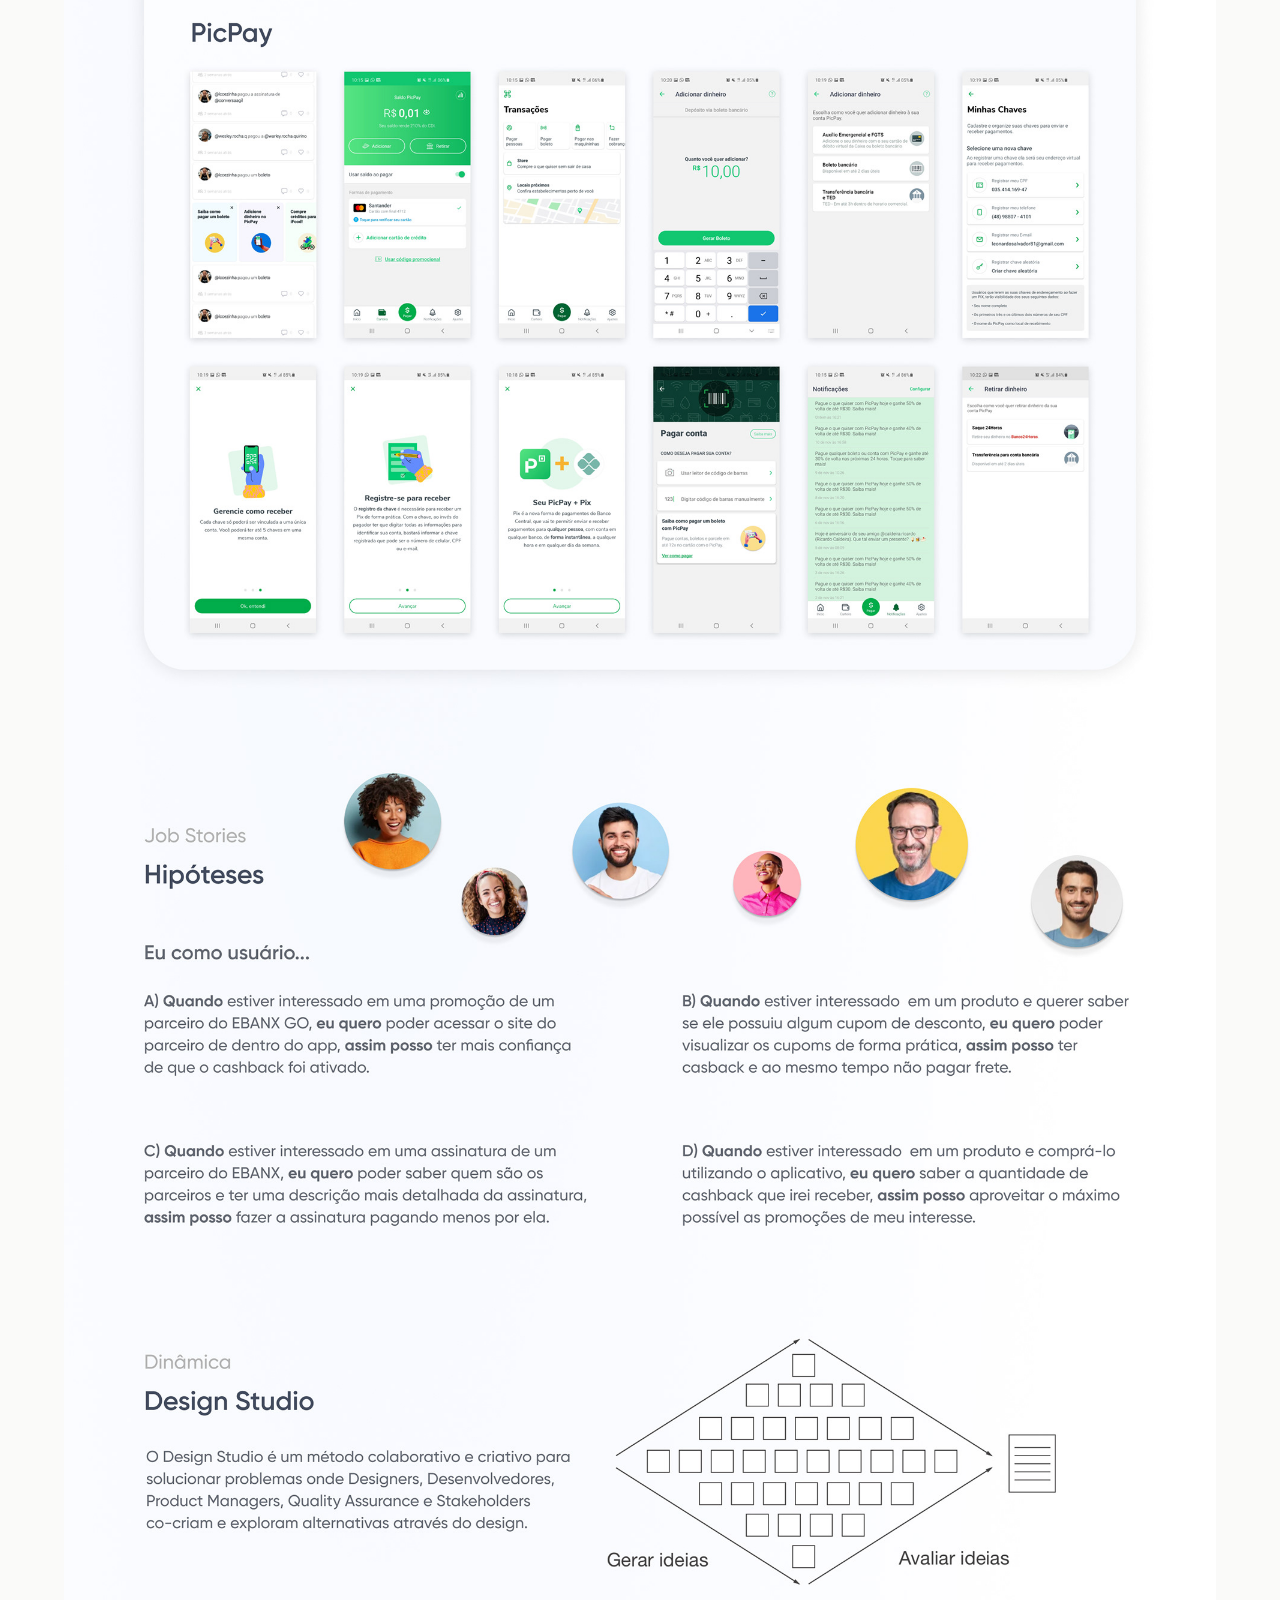
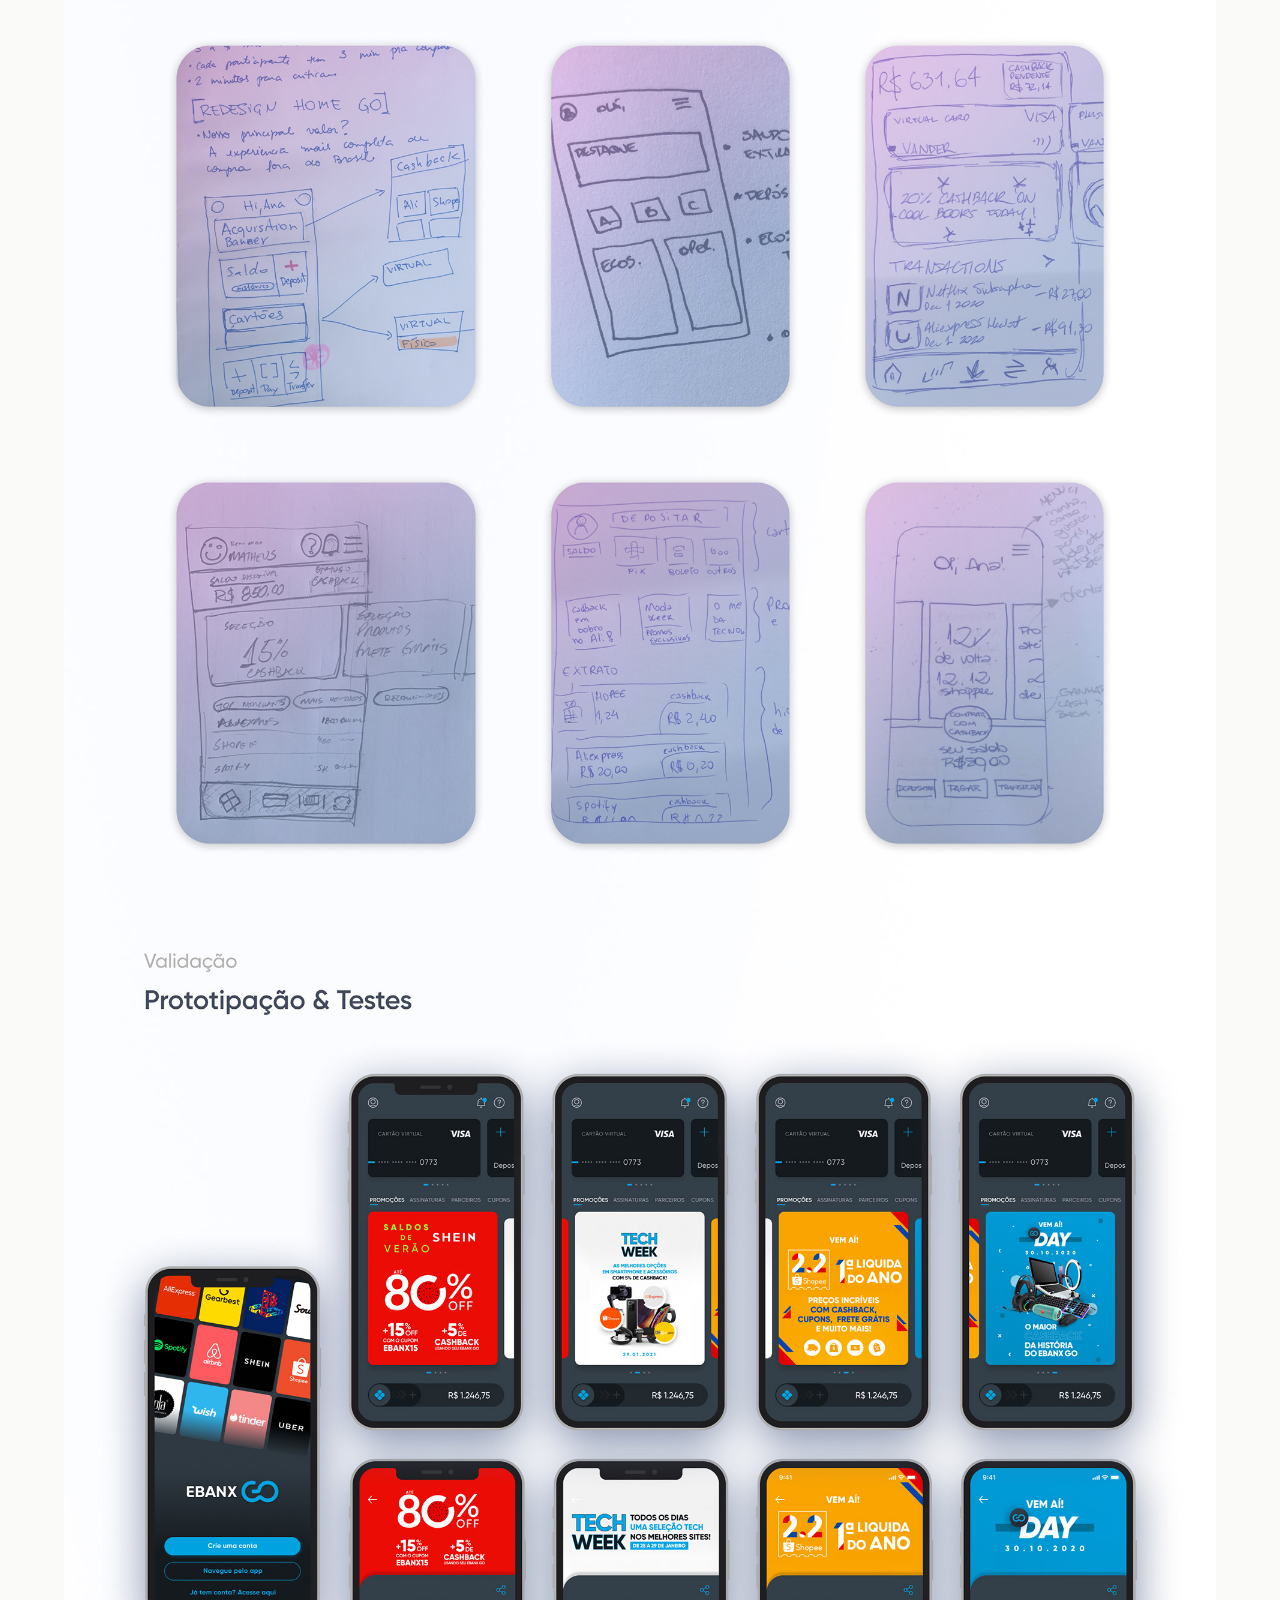
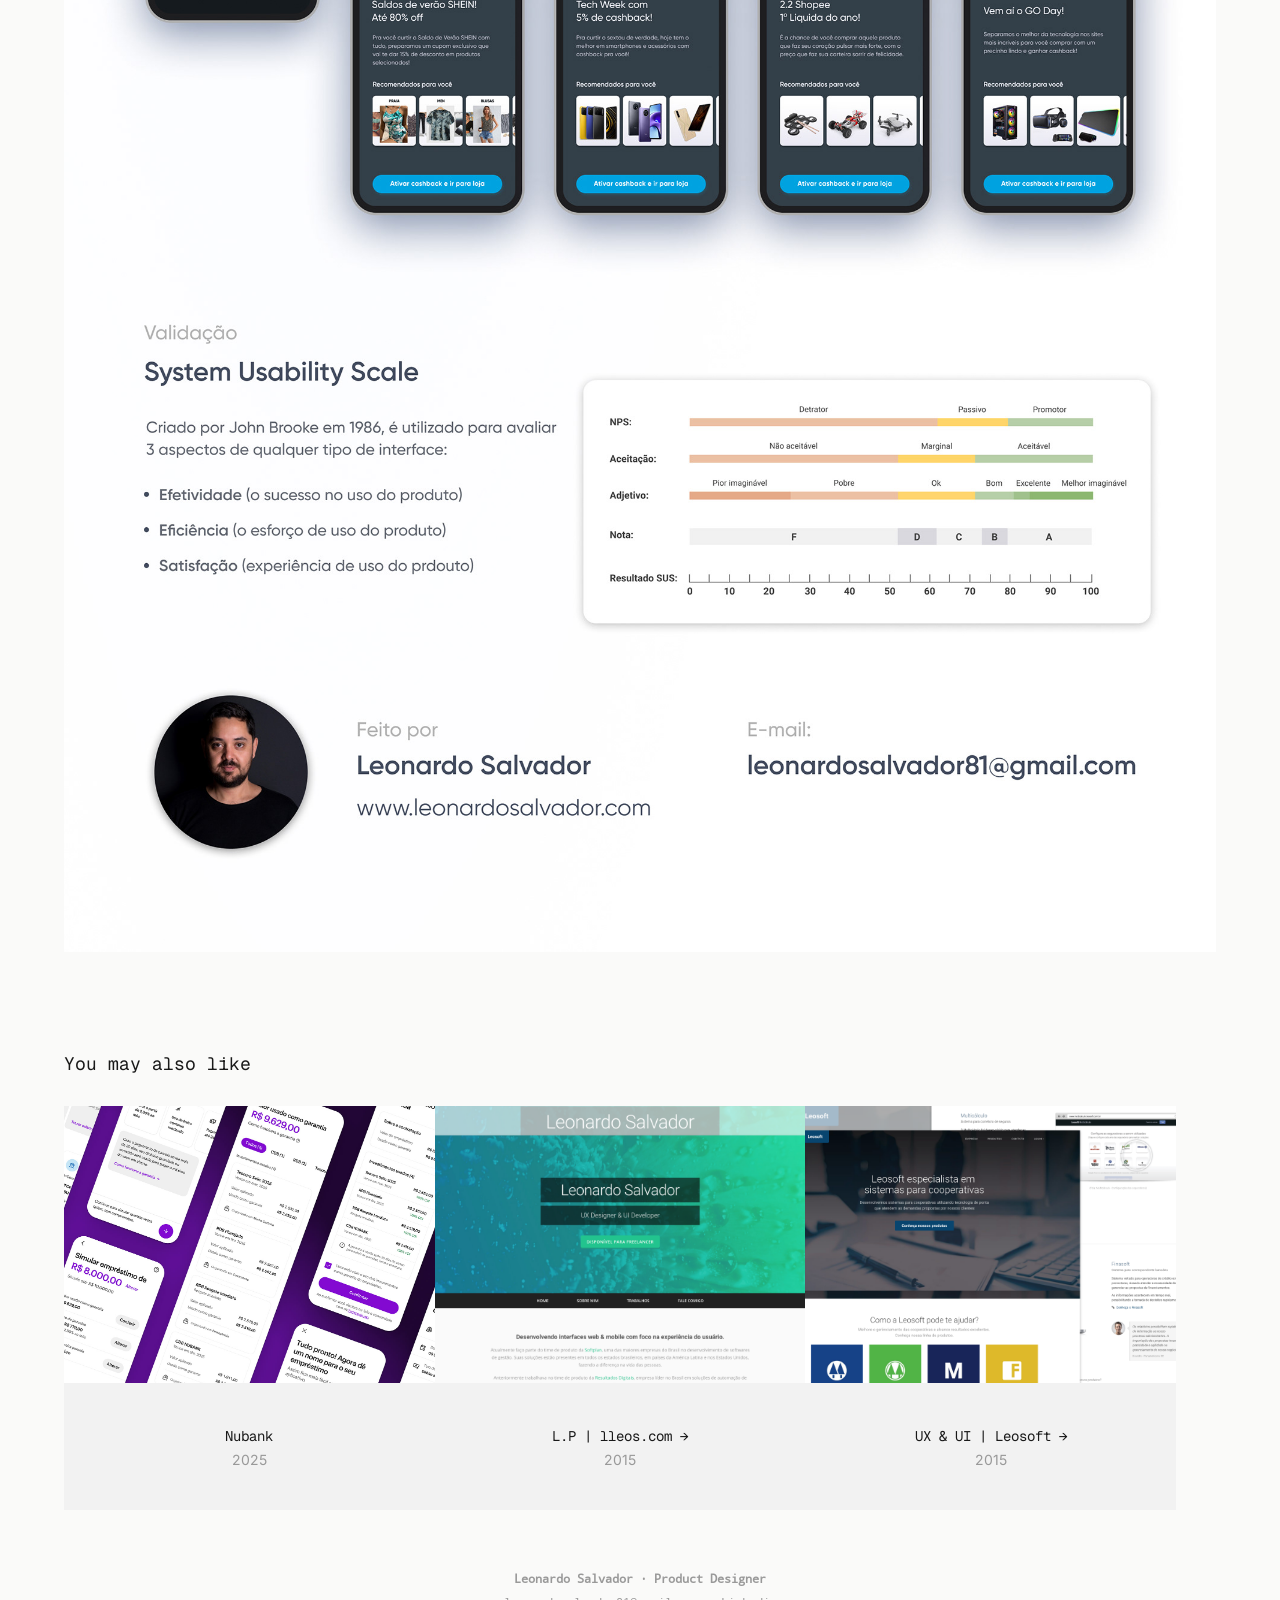
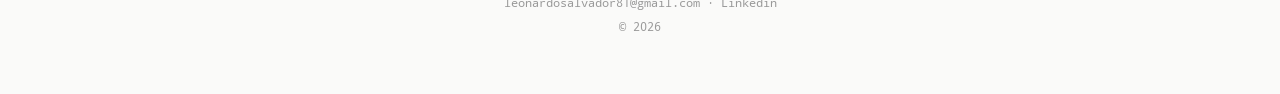
<file: ebanx-go-case-study.html>
<!DOCTYPE HTML>
<html lang="en-US">
<head>
  <meta charset="UTF-8" />
  <meta name="viewport" content="width=device-width, initial-scale=1" />
      <meta name="keywords"  content="Case Study,design,job stories,product design,prototype,research,UI,ux,ux/ui,validation" />
      <meta name="description"  content="EBANX GO is a mobile solution designed to enable international merchants to accept local payment methods in Brazil. The project focused on simplifying complex payment flows while balancing regulatory constraints, technical limitations, and usability for non-technical users." />
      <meta name="twitter:card"  content="summary_large_image" />
      <meta name="twitter:site"  content="@lleos" />
      <meta  property="og:title" content="Leonardo Salvador | Product Designer · UX · Digital Products - EBANX GO" />
      <meta  property="og:description" content="EBANX GO is a mobile solution designed to enable international merchants to accept local payment methods in Brazil. The project focused on simplifying complex payment flows while balancing regulatory constraints, technical limitations, and usability for non-technical users." />
      <meta  property="og:image" content="assets/images/2cb626e4-7eb5-4bc4-a6dd-fb0035d34fb0_rwc_102x17209x2053x1539x2053.jpg" />
        <link rel="icon" href="assets/images/13adc325-6b82-43f4-a255-717498464987_carw_1x1x32.png" />
<title>Leonardo Salvador | Product Designer · UX · Digital Products - EBANX GO</title>
    
    <link rel="stylesheet" href="assets/css/fonts.css" type="text/css" />
    <link rel="stylesheet" href="assets/css/theme.css" type="text/css" />
    <link rel="stylesheet" href="assets/css/main.css" type="text/css" />
    <script type="text/javascript">
      (function(c,l,a,r,i,t,y){
          c[a]=c[a]||function(){(c[a].q=c[a].q||[]).push(arguments)};
          t=l.createElement(r);t.async=1;t.src="https://www.clarity.ms/tag/"+i;
          y=l.getElementsByTagName(r)[0];y.parentNode.insertBefore(t,y);
      })(window, document, "clarity", "script", "x3ifr281wq");
    </script>
    <script type="text/javascript" src="assets/js/site.js" defer></script>
</head>
  <body>  <div class='page-background-video page-background-video-with-panel'>
  </div>
  <div class="js-responsive-nav">
    <div class="responsive-nav has-social">
      <div class="responsive-nav__contents">
        <div class="close-responsive-click-area js-close-responsive-nav">
          <div class="close-responsive-button"></div>
        </div>
            <nav class="nav-container" data-hover-hint="nav" data-hover-hint-placement="bottom-start">
                <div class="gallery-title"><a href="index.html" >Work</a></div>
      <div class="page-title">
        <a href="about.html" >About</a>
      </div>
            </nav>
          <div class="social pf-nav-social" data-context="theme.nav" data-hover-hint="navSocialIcons" data-hover-hint-placement="bottom-start">
            <ul>
                    <li>
                      <a href="https://www.linkedin.com/in/lleos/" target="_blank">
                        <svg version="1.1" id="Layer_1" xmlns="http://www.w3.org/2000/svg" xmlns:xlink="http://www.w3.org/1999/xlink" viewBox="0 0 30 24" style="enable-background:new 0 0 30 24;" xml:space="preserve" class="icon">
                        <path id="path-1_24_" d="M19.6,19v-5.8c0-1.4-0.5-2.4-1.7-2.4c-1,0-1.5,0.7-1.8,1.3C16,12.3,16,12.6,16,13v6h-3.4
                          c0,0,0.1-9.8,0-10.8H16v1.5c0,0,0,0,0,0h0v0C16.4,9,17.2,7.9,19,7.9c2.3,0,4,1.5,4,4.9V19H19.6z M8.9,6.7L8.9,6.7
                          C7.7,6.7,7,5.9,7,4.9C7,3.8,7.8,3,8.9,3s1.9,0.8,1.9,1.9C10.9,5.9,10.1,6.7,8.9,6.7z M10.6,19H7.2V8.2h3.4V19z"/>
                        </svg>
                      </a>
                    </li>
                    <li>
                      <a href="https://medium.com/@lleos" target="_blank">
                        <svg version="1.1" id="Layer_1" xmlns="http://www.w3.org/2000/svg" xmlns:xlink="http://www.w3.org/1999/xlink" viewBox="0 0 30 24" style="enable-background:new 0 0 30 24;" xml:space="preserve" class="icon">
                        <g>
                          <path class="st0" d="M23.5,7.4C23.5,7.4,23.5,7.4,23.5,7.4L23.5,7.4l-5.2-2.6c0,0-0.1,0-0.1,0c0,0-0.1,0-0.1,0
                            c-0.2,0-0.4,0.1-0.5,0.3l-3,4.8l3.7,6.1L23.5,7.4C23.5,7.5,23.5,7.4,23.5,7.4z"/>
                          <polygon class="st0" points="13,8.8 13,14.3 17.9,16.7   "/>
                          <path class="st0" d="M18.6,17.1l4,2c0.5,0.3,0.9,0.1,0.9-0.4V9L18.6,17.1z"/>
                          <path class="st0" d="M12.1,7.4l-5-2.5C7,4.9,6.9,4.8,6.8,4.8C6.6,4.8,6.4,5,6.4,5.3v10.9c0,0.3,0.2,0.6,0.5,0.8l4.4,2.2
                            c0.1,0.1,0.2,0.1,0.3,0.1c0.3,0,0.5-0.2,0.5-0.6L12.1,7.4C12.1,7.5,12.1,7.4,12.1,7.4z"/>
                        </g>
                        </svg>
                      </a>
                    </li>
            </ul>
          </div>
      </div>
    </div>
  </div>
  <div class="site-wrap cfix">
    <div class="site-container">
      <div class="site-content e2e-site-content">
          <header class="site-header js-site-header " data-context="theme.nav" data-hover-hint="nav" data-hover-hint-placement="top-start">
              <nav class="nav-container" data-hover-hint="nav" data-hover-hint-placement="bottom-start">
                <div class="gallery-title"><a href="index.html" >Work</a></div>
      <div class="page-title">
        <a href="about.html" >About</a>
      </div>
              </nav>
              <div class="logo-wrap" data-context="theme.logo.header" data-hover-hint="logo" data-hover-hint-placement="bottom-start">
                <div class="logo e2e-site-logo-text logo-image  ">
    <a href="index.html" class="image-normal image-link">
      <img src="assets/images/36c4798f-9c29-4a35-9ccb-78d7451b9d5c_rwc_2x0x242x98x4096.png" alt="Leonardo Salvador">
    </a>
                </div>
              </div>
              <div class="social pf-nav-social" data-context="theme.nav" data-hover-hint="navSocialIcons" data-hover-hint-placement="bottom-start">
                <ul>
                        <li>
                          <a href="https://www.linkedin.com/in/lleos/" target="_blank">
                            <svg version="1.1" id="Layer_1" xmlns="http://www.w3.org/2000/svg" xmlns:xlink="http://www.w3.org/1999/xlink" viewBox="0 0 30 24" style="enable-background:new 0 0 30 24;" xml:space="preserve" class="icon">
                            <path id="path-1_24_" d="M19.6,19v-5.8c0-1.4-0.5-2.4-1.7-2.4c-1,0-1.5,0.7-1.8,1.3C16,12.3,16,12.6,16,13v6h-3.4
                              c0,0,0.1-9.8,0-10.8H16v1.5c0,0,0,0,0,0h0v0C16.4,9,17.2,7.9,19,7.9c2.3,0,4,1.5,4,4.9V19H19.6z M8.9,6.7L8.9,6.7
                              C7.7,6.7,7,5.9,7,4.9C7,3.8,7.8,3,8.9,3s1.9,0.8,1.9,1.9C10.9,5.9,10.1,6.7,8.9,6.7z M10.6,19H7.2V8.2h3.4V19z"/>
                            </svg>
                          </a>
                        </li>
                        <li>
                          <a href="https://medium.com/@lleos" target="_blank">
                            <svg version="1.1" id="Layer_1" xmlns="http://www.w3.org/2000/svg" xmlns:xlink="http://www.w3.org/1999/xlink" viewBox="0 0 30 24" style="enable-background:new 0 0 30 24;" xml:space="preserve" class="icon">
                            <g>
                              <path class="st0" d="M23.5,7.4C23.5,7.4,23.5,7.4,23.5,7.4L23.5,7.4l-5.2-2.6c0,0-0.1,0-0.1,0c0,0-0.1,0-0.1,0
                                c-0.2,0-0.4,0.1-0.5,0.3l-3,4.8l3.7,6.1L23.5,7.4C23.5,7.5,23.5,7.4,23.5,7.4z"/>
                              <polygon class="st0" points="13,8.8 13,14.3 17.9,16.7   "/>
                              <path class="st0" d="M18.6,17.1l4,2c0.5,0.3,0.9,0.1,0.9-0.4V9L18.6,17.1z"/>
                              <path class="st0" d="M12.1,7.4l-5-2.5C7,4.9,6.9,4.8,6.8,4.8C6.6,4.8,6.4,5,6.4,5.3v10.9c0,0.3,0.2,0.6,0.5,0.8l4.4,2.2
                                c0.1,0.1,0.2,0.1,0.3,0.1c0.3,0,0.5-0.2,0.5-0.6L12.1,7.4C12.1,7.5,12.1,7.4,12.1,7.4z"/>
                            </g>
                            </svg>
                          </a>
                        </li>
                </ul>
              </div>
              <div class="hamburger-click-area js-hamburger">
                <div class="hamburger">
                  <i></i>
                  <i></i>
                  <i></i>
                </div>
              </div>
          </header>
        <main>
  <div class="page-container js-site-wrap" data-context="page.page.container" data-hover-hint="pageContainer">
    <section class="page standard-modules">
        <header class="page-header content" data-context="pages" data-identity="id:p6294f7644074626517732987016b66bf3d9bfc13a47a10e72a71d" data-hover-hint="pageHeader" data-hover-hint-id="p6294f7644074626517732987016b66bf3d9bfc13a47a10e72a71d">
            <h1 class="title preserve-whitespace e2e-site-logo-text">EBANX GO</h1>
            <p class="description">EBANX GO is a mobile solution designed to enable international merchants to accept local payment methods in Brazil. The project focused on simplifying complex payment flows while balancing regulatory constraints, technical limitations, and usability for non-technical users.</p>
        </header>
      <div class="page-content js-page-content" data-context="pages" data-identity="id:p6294f7644074626517732987016b66bf3d9bfc13a47a10e72a71d">
        <div id="project-canvas" class="js-project-modules modules content">
          <div id="project-modules">
              
              <div class="project-module module image project-module-image js-js-project-module" >

  

  
     <div class="js-lightbox" data-src="assets/images/91d9c7f6-f147-4318-af78-b3a4576d09fd.jpg">
           <img
             class="e2e-site-project-module-image image-loaded"
             src="assets/images/91d9c7f6-f147-4318-af78-b3a4576d09fd_rw_1920.jpg"
             srcset="assets/images/91d9c7f6-f147-4318-af78-b3a4576d09fd_rw_600.jpg 600w, assets/images/91d9c7f6-f147-4318-af78-b3a4576d09fd_rw_1200.jpg 1200w, assets/images/91d9c7f6-f147-4318-af78-b3a4576d09fd_rw_1920.jpg 1920w, "
             sizes="(max-width: 1920px) 100vw, 1920px"
             style="display: block; width: 100%; height: auto;"
           >
     </div>
  

</div>

              
              
              
              
              
              
              
              
          </div>
        </div>
      </div>
    </section>
          <section class="other-projects" data-context="page.page.other_pages" data-hover-hint="otherPages">
            <div class="title-wrapper">
              <div class="title-container">
                  <h3 class="other-projects-title preserve-whitespace">You may also like</h3>
              </div>
            </div>
            <div class="project-covers">
                  <a class="project-cover js-project-cover-touch hold-space" href="nubank-case-study.html" data-context="pages" data-identity="id:p6970dba1eeb584053d0c15f6a58653f60ad22353cb3f7d648baab">
                      <div class="cover-image-wrap">
                        <div class="cover-image">
                            <div class="cover cover-normal">

            <img
             class="cover__img image-loaded"
             src="assets/images/402b8898-0b54-446c-a763-d3b17bb9fd54_rwc_903x0x4320x3240x4320.jpg"
             srcset="assets/images/402b8898-0b54-446c-a763-d3b17bb9fd54_rwc_903x0x4320x3240x640.jpg 640w,  assets/images/402b8898-0b54-446c-a763-d3b17bb9fd54_rwc_903x0x4320x3240x1280.jpg 1280w,  assets/images/402b8898-0b54-446c-a763-d3b17bb9fd54_rwc_903x0x4320x3240x1366.jpg 1366w,  assets/images/402b8898-0b54-446c-a763-d3b17bb9fd54_rwc_903x0x4320x3240x1920.jpg 1920w,  assets/images/402b8898-0b54-446c-a763-d3b17bb9fd54_rwc_903x0x4320x3240x2560.jpg 2560w,  assets/images/402b8898-0b54-446c-a763-d3b17bb9fd54_rwc_903x0x4320x3240x5120.jpg 5120w"
             sizes="(max-width: 540px) 100vw, (max-width: 768px) 50vw, 100vw"
             loading="lazy"
           >
                                      </div>
                        </div>
                      </div>
                    <div class="details-wrap">
                      <div class="details">
                        <div class="details-inner">
                            <div class="title preserve-whitespace">Nubank</div>
                            <div class="date">2025</div>
                        </div>
                      </div>
                    </div>
                  </a>
                  <a class="project-cover js-project-cover-touch hold-space" href="lleoscom.html" data-context="pages" data-identity="id:p5f2432a975d9868e860585ab9dde731d9a859ab4fdb39662ae8ce">
                      <div class="cover-image-wrap">
                        <div class="cover-image">
                            <div class="cover cover-normal">

            <img
             class="cover__img image-loaded"
             src="assets/images/818a186a-c092-45ee-b243-b78d523cc841_car_4x3.png"
             srcset="assets/images/818a186a-c092-45ee-b243-b78d523cc841_carw_4x3x640.png 640w,  assets/images/818a186a-c092-45ee-b243-b78d523cc841_carw_4x3x1280.png 1280w,  assets/images/818a186a-c092-45ee-b243-b78d523cc841_carw_4x3x1366.png 1366w,  assets/images/818a186a-c092-45ee-b243-b78d523cc841_carw_4x3x1920.png 1920w,  assets/images/818a186a-c092-45ee-b243-b78d523cc841_carw_4x3x2560.png 2560w,  assets/images/818a186a-c092-45ee-b243-b78d523cc841_carw_4x3x5120.png 5120w"
             sizes="(max-width: 540px) 100vw, (max-width: 768px) 50vw, 100vw"
             loading="lazy"
           >
                                      </div>
                        </div>
                      </div>
                    <div class="details-wrap">
                      <div class="details">
                        <div class="details-inner">
                            <div class="title preserve-whitespace">L.P | lleos.com →</div>
                            <div class="date">2015</div>
                        </div>
                      </div>
                    </div>
                  </a>
                  <a class="project-cover js-project-cover-touch hold-space" href="leosoft.html" data-context="pages" data-identity="id:p5f2432aa38b1c08e232b39d40809edb8d7bba8c57dfd5383f7542">
                      <div class="cover-image-wrap">
                        <div class="cover-image">
                            <div class="cover cover-normal">

            <img
             class="cover__img image-loaded"
             src="assets/images/7fce55a0-1e4f-4744-bc46-47f794152298_car_4x3.png"
             srcset="assets/images/7fce55a0-1e4f-4744-bc46-47f794152298_carw_4x3x640.png 640w,  assets/images/7fce55a0-1e4f-4744-bc46-47f794152298_carw_4x3x1280.png 1280w,  assets/images/7fce55a0-1e4f-4744-bc46-47f794152298_carw_4x3x1366.png 1366w,  assets/images/7fce55a0-1e4f-4744-bc46-47f794152298_carw_4x3x1920.png 1920w,  assets/images/7fce55a0-1e4f-4744-bc46-47f794152298_carw_4x3x2560.png 2560w,  assets/images/7fce55a0-1e4f-4744-bc46-47f794152298_carw_4x3x5120.png 5120w"
             sizes="(max-width: 540px) 100vw, (max-width: 768px) 50vw, 100vw"
             loading="lazy"
           >
                                      </div>
                        </div>
                      </div>
                    <div class="details-wrap">
                      <div class="details">
                        <div class="details-inner">
                            <div class="title preserve-whitespace">UX &amp; UI | Leosoft →</div>
                            <div class="date">2015</div>
                        </div>
                      </div>
                    </div>
                  </a>
                  <a class="project-cover js-project-cover-touch hold-space" href="elegance.html" data-context="pages" data-identity="id:p5f2432aa5da6800f6861b8034212dc478aad6185f7819e514a20f">
                      <div class="cover-image-wrap">
                        <div class="cover-image">
                            <div class="cover cover-normal">

            <img
             class="cover__img image-loaded"
             src="assets/images/c8bc04ce-859c-4aad-a7b6-8667f48d7e31_car_4x3.png"
             srcset="assets/images/c8bc04ce-859c-4aad-a7b6-8667f48d7e31_carw_4x3x640.png 640w,  assets/images/c8bc04ce-859c-4aad-a7b6-8667f48d7e31_carw_4x3x1280.png 1280w,  assets/images/c8bc04ce-859c-4aad-a7b6-8667f48d7e31_carw_4x3x1366.png 1366w,  assets/images/c8bc04ce-859c-4aad-a7b6-8667f48d7e31_carw_4x3x1920.png 1920w,  assets/images/c8bc04ce-859c-4aad-a7b6-8667f48d7e31_carw_4x3x2560.png 2560w,  assets/images/c8bc04ce-859c-4aad-a7b6-8667f48d7e31_carw_4x3x5120.png 5120w"
             sizes="(max-width: 540px) 100vw, (max-width: 768px) 50vw, 100vw"
             loading="lazy"
           >
                                      </div>
                        </div>
                      </div>
                    <div class="details-wrap">
                      <div class="details">
                        <div class="details-inner">
                            <div class="title preserve-whitespace">UX &amp; UI | Elegance  →</div>
                            <div class="date">2016</div>
                        </div>
                      </div>
                    </div>
                  </a>
                  <a class="project-cover js-project-cover-touch hold-space" href="clube-da-lingerie.html" data-context="pages" data-identity="id:p5f2432aa03e641f978828c2000d1e87cc85dbe75e03bebce02371">
                      <div class="cover-image-wrap">
                        <div class="cover-image">
                            <div class="cover cover-normal">

            <img
             class="cover__img image-loaded"
             src="assets/images/c820d2c9-9b81-4405-81a7-457db50a79fa_car_4x3.png"
             srcset="assets/images/c820d2c9-9b81-4405-81a7-457db50a79fa_carw_4x3x640.png 640w,  assets/images/c820d2c9-9b81-4405-81a7-457db50a79fa_carw_4x3x1280.png 1280w,  assets/images/c820d2c9-9b81-4405-81a7-457db50a79fa_carw_4x3x1366.png 1366w,  assets/images/c820d2c9-9b81-4405-81a7-457db50a79fa_carw_4x3x1920.png 1920w,  assets/images/c820d2c9-9b81-4405-81a7-457db50a79fa_carw_4x3x2560.png 2560w,  assets/images/c820d2c9-9b81-4405-81a7-457db50a79fa_carw_4x3x5120.png 5120w"
             sizes="(max-width: 540px) 100vw, (max-width: 768px) 50vw, 100vw"
             loading="lazy"
           >
                                      </div>
                        </div>
                      </div>
                    <div class="details-wrap">
                      <div class="details">
                        <div class="details-inner">
                            <div class="title preserve-whitespace">UX &amp; UI | Clube da lingerie →</div>
                            <div class="date">2014</div>
                        </div>
                      </div>
                    </div>
                  </a>
                  <a class="project-cover js-project-cover-touch hold-space" href="buscacred.html" data-context="pages" data-identity="id:p5f2432a99fdd4db1dcffe29a6cdd75c93ba117a2030f24cc2c483">
                      <div class="cover-image-wrap">
                        <div class="cover-image">
                            <div class="cover cover-normal">

            <img
             class="cover__img image-loaded"
             src="assets/images/c2d8f89a-be39-4aa1-9ca6-da631fae4a83_car_4x3.png"
             srcset="assets/images/c2d8f89a-be39-4aa1-9ca6-da631fae4a83_carw_4x3x640.png 640w,  assets/images/c2d8f89a-be39-4aa1-9ca6-da631fae4a83_carw_4x3x1280.png 1280w,  assets/images/c2d8f89a-be39-4aa1-9ca6-da631fae4a83_carw_4x3x1366.png 1366w,  assets/images/c2d8f89a-be39-4aa1-9ca6-da631fae4a83_carw_4x3x1920.png 1920w,  assets/images/c2d8f89a-be39-4aa1-9ca6-da631fae4a83_carw_4x3x2560.png 2560w,  assets/images/c2d8f89a-be39-4aa1-9ca6-da631fae4a83_carw_4x3x5120.png 5120w"
             sizes="(max-width: 540px) 100vw, (max-width: 768px) 50vw, 100vw"
             loading="lazy"
           >
                                      </div>
                        </div>
                      </div>
                    <div class="details-wrap">
                      <div class="details">
                        <div class="details-inner">
                            <div class="title preserve-whitespace">UX &amp; UI | Buscacred →</div>
                            <div class="date">2012</div>
                        </div>
                      </div>
                    </div>
                  </a>
                  <a class="project-cover js-project-cover-touch hold-space" href="prpromotora-de-credito.html" data-context="pages" data-identity="id:p5f2432a9c32cdef3400ecabf371e76af1559ee072a9df7aef0cd9">
                      <div class="cover-image-wrap">
                        <div class="cover-image">
                            <div class="cover cover-normal">

            <img
             class="cover__img image-loaded"
             src="assets/images/9bbbff68-b5ce-4099-a0b0-fd24793a7118_car_4x3.png"
             srcset="assets/images/9bbbff68-b5ce-4099-a0b0-fd24793a7118_carw_4x3x640.png 640w,  assets/images/9bbbff68-b5ce-4099-a0b0-fd24793a7118_carw_4x3x1280.png 1280w,  assets/images/9bbbff68-b5ce-4099-a0b0-fd24793a7118_carw_4x3x1366.png 1366w,  assets/images/9bbbff68-b5ce-4099-a0b0-fd24793a7118_carw_4x3x1920.png 1920w,  assets/images/9bbbff68-b5ce-4099-a0b0-fd24793a7118_carw_4x3x2560.png 2560w,  assets/images/9bbbff68-b5ce-4099-a0b0-fd24793a7118_carw_4x3x5120.png 5120w"
             sizes="(max-width: 540px) 100vw, (max-width: 768px) 50vw, 100vw"
             loading="lazy"
           >
                                      </div>
                        </div>
                      </div>
                    <div class="details-wrap">
                      <div class="details">
                        <div class="details-inner">
                            <div class="title preserve-whitespace">PR Promotora de Crédito →</div>
                            <div class="date">2014</div>
                        </div>
                      </div>
                    </div>
                  </a>
                  <a class="project-cover js-project-cover-touch hold-space" href="ebanx-cashback.html" data-context="pages" data-identity="id:p5f2853f114649176d69917e9a3828abc413877c2db40be66c3e84">
                      <div class="cover-image-wrap">
                        <div class="cover-image">
                            <div class="cover cover-normal">

            <img
             class="cover__img image-loaded"
             src="assets/images/52fb2d6d-1766-4935-b0fd-61257729c979_car_4x3.png"
             srcset="assets/images/52fb2d6d-1766-4935-b0fd-61257729c979_carw_4x3x640.png 640w,  assets/images/52fb2d6d-1766-4935-b0fd-61257729c979_carw_4x3x1280.png 1280w,  assets/images/52fb2d6d-1766-4935-b0fd-61257729c979_carw_4x3x1366.png 1366w,  assets/images/52fb2d6d-1766-4935-b0fd-61257729c979_carw_4x3x1920.png 1920w,  assets/images/52fb2d6d-1766-4935-b0fd-61257729c979_carw_4x3x2560.png 2560w,  assets/images/52fb2d6d-1766-4935-b0fd-61257729c979_carw_4x3x5120.png 5120w"
             sizes="(max-width: 540px) 100vw, (max-width: 768px) 50vw, 100vw"
             loading="lazy"
           >
                                      </div>
                        </div>
                      </div>
                    <div class="details-wrap">
                      <div class="details">
                        <div class="details-inner">
                            <div class="title preserve-whitespace">EBANX | Cashback →</div>
                            <div class="date">2020</div>
                        </div>
                      </div>
                    </div>
                  </a>
                  <a class="project-cover js-project-cover-touch hold-space" href="involves-stage-sign-in-and-sign-up.html" data-context="pages" data-identity="id:p5f2c1cb92f15f0fe3629ab96b59e858323330f6c4e144d2a82383">
                      <div class="cover-image-wrap">
                        <div class="cover-image">
                            <div class="cover cover-normal">

            <img
             class="cover__img image-loaded"
             src="assets/images/db76cd25-1dc8-4609-bf8d-7ae03d1290d0_car_4x3.png"
             srcset="assets/images/db76cd25-1dc8-4609-bf8d-7ae03d1290d0_carw_4x3x640.png 640w,  assets/images/db76cd25-1dc8-4609-bf8d-7ae03d1290d0_carw_4x3x1280.png 1280w,  assets/images/db76cd25-1dc8-4609-bf8d-7ae03d1290d0_carw_4x3x1366.png 1366w,  assets/images/db76cd25-1dc8-4609-bf8d-7ae03d1290d0_carw_4x3x1920.png 1920w,  assets/images/db76cd25-1dc8-4609-bf8d-7ae03d1290d0_carw_4x3x2560.png 2560w,  assets/images/db76cd25-1dc8-4609-bf8d-7ae03d1290d0_carw_4x3x5120.png 5120w"
             sizes="(max-width: 540px) 100vw, (max-width: 768px) 50vw, 100vw"
             loading="lazy"
           >
                                      </div>
                        </div>
                      </div>
                    <div class="details-wrap">
                      <div class="details">
                        <div class="details-inner">
                            <div class="title preserve-whitespace">Involves Stage | Login</div>
                            <div class="date">2020</div>
                        </div>
                      </div>
                    </div>
                  </a>
                  <a class="project-cover js-project-cover-touch hold-space" href="mettzer.html" data-context="pages" data-identity="id:p5f2432aa810957a58f27f7e72a7eea9249f383ad8c22282803e79">
                      <div class="cover-image-wrap">
                        <div class="cover-image">
                            <div class="cover cover-normal">

            <img
             class="cover__img image-loaded"
             src="assets/images/0b931c91-cfef-4d69-a0da-e64cfbc2b387_car_4x3.png"
             srcset="assets/images/0b931c91-cfef-4d69-a0da-e64cfbc2b387_carw_4x3x640.png 640w,  assets/images/0b931c91-cfef-4d69-a0da-e64cfbc2b387_carw_4x3x1280.png 1280w,  assets/images/0b931c91-cfef-4d69-a0da-e64cfbc2b387_carw_4x3x1366.png 1366w,  assets/images/0b931c91-cfef-4d69-a0da-e64cfbc2b387_carw_4x3x1920.png 1920w,  assets/images/0b931c91-cfef-4d69-a0da-e64cfbc2b387_carw_4x3x2560.png 2560w,  assets/images/0b931c91-cfef-4d69-a0da-e64cfbc2b387_carw_4x3x5120.png 5120w"
             sizes="(max-width: 540px) 100vw, (max-width: 768px) 50vw, 100vw"
             loading="lazy"
           >
                                      </div>
                        </div>
                      </div>
                    <div class="details-wrap">
                      <div class="details">
                        <div class="details-inner">
                            <div class="title preserve-whitespace">L.P | Mettzer →</div>
                            <div class="date">2018</div>
                        </div>
                      </div>
                    </div>
                  </a>
            </div>
          </section>
        <section class="back-to-top" data-hover-hint="backToTop">
          <a href="ebanx-go-case-study.html#"><span class="arrow">&uarr;</span><span class="preserve-whitespace">Back to Top</span></a>
        </section>
        <a class="back-to-top-fixed js-back-to-top back-to-top-fixed-with-panel" data-hover-hint="backToTop" data-hover-hint-placement="top-start" href="ebanx-go-case-study.html#">
          <svg version="1.1" id="Layer_1" xmlns="http://www.w3.org/2000/svg" xmlns:xlink="http://www.w3.org/1999/xlink" x="0px" y="0px"
           viewBox="0 0 26 26" style="enable-background:new 0 0 26 26;" xml:space="preserve" class="icon icon-back-to-top">
          <g>
            <path d="M13.8,1.3L21.6,9c0.1,0.1,0.1,0.3,0.2,0.4c0.1,0.1,0.1,0.3,0.1,0.4s0,0.3-0.1,0.4c-0.1,0.1-0.1,0.3-0.3,0.4
              c-0.1,0.1-0.2,0.2-0.4,0.3c-0.2,0.1-0.3,0.1-0.4,0.1c-0.1,0-0.3,0-0.4-0.1c-0.2-0.1-0.3-0.2-0.4-0.3L14.2,5l0,19.1
              c0,0.2-0.1,0.3-0.1,0.5c0,0.1-0.1,0.3-0.3,0.4c-0.1,0.1-0.2,0.2-0.4,0.3c-0.1,0.1-0.3,0.1-0.5,0.1c-0.1,0-0.3,0-0.4-0.1
              c-0.1-0.1-0.3-0.1-0.4-0.3c-0.1-0.1-0.2-0.2-0.3-0.4c-0.1-0.1-0.1-0.3-0.1-0.5l0-19.1l-5.7,5.7C6,10.8,5.8,10.9,5.7,11
              c-0.1,0.1-0.3,0.1-0.4,0.1c-0.2,0-0.3,0-0.4-0.1c-0.1-0.1-0.3-0.2-0.4-0.3c-0.1-0.1-0.1-0.2-0.2-0.4C4.1,10.2,4,10.1,4.1,9.9
              c0-0.1,0-0.3,0.1-0.4c0-0.1,0.1-0.3,0.3-0.4l7.7-7.8c0.1,0,0.2-0.1,0.2-0.1c0,0,0.1-0.1,0.2-0.1c0.1,0,0.2,0,0.2-0.1
              c0.1,0,0.1,0,0.2,0c0,0,0.1,0,0.2,0c0.1,0,0.2,0,0.2,0.1c0.1,0,0.1,0.1,0.2,0.1C13.7,1.2,13.8,1.2,13.8,1.3z"/>
          </g>
          </svg>
        </a>
  </div>
              <footer class="site-footer" data-hover-hint="footer">
                <div class="footer-text">
                  <strong>Leonardo Salvador · Product Designer </strong> <br> <a href="mailto:leonardosalvador81@gmail.com">leonardosalvador81@gmail.com</a> · <a href="https://www.linkedin.com/in/lleos/" target="_blank">Linkedin</a><br> © 2026
                </div>
              </footer>
        </main>
      </div>
    </div>
  </div>
</body>
<script type="text/javascript">
  // fix for Safari's back/forward cache
  window.onpageshow = function(e) {
    if (e.persisted) { window.location.reload(); }
  };
</script>
  </html>
</file>
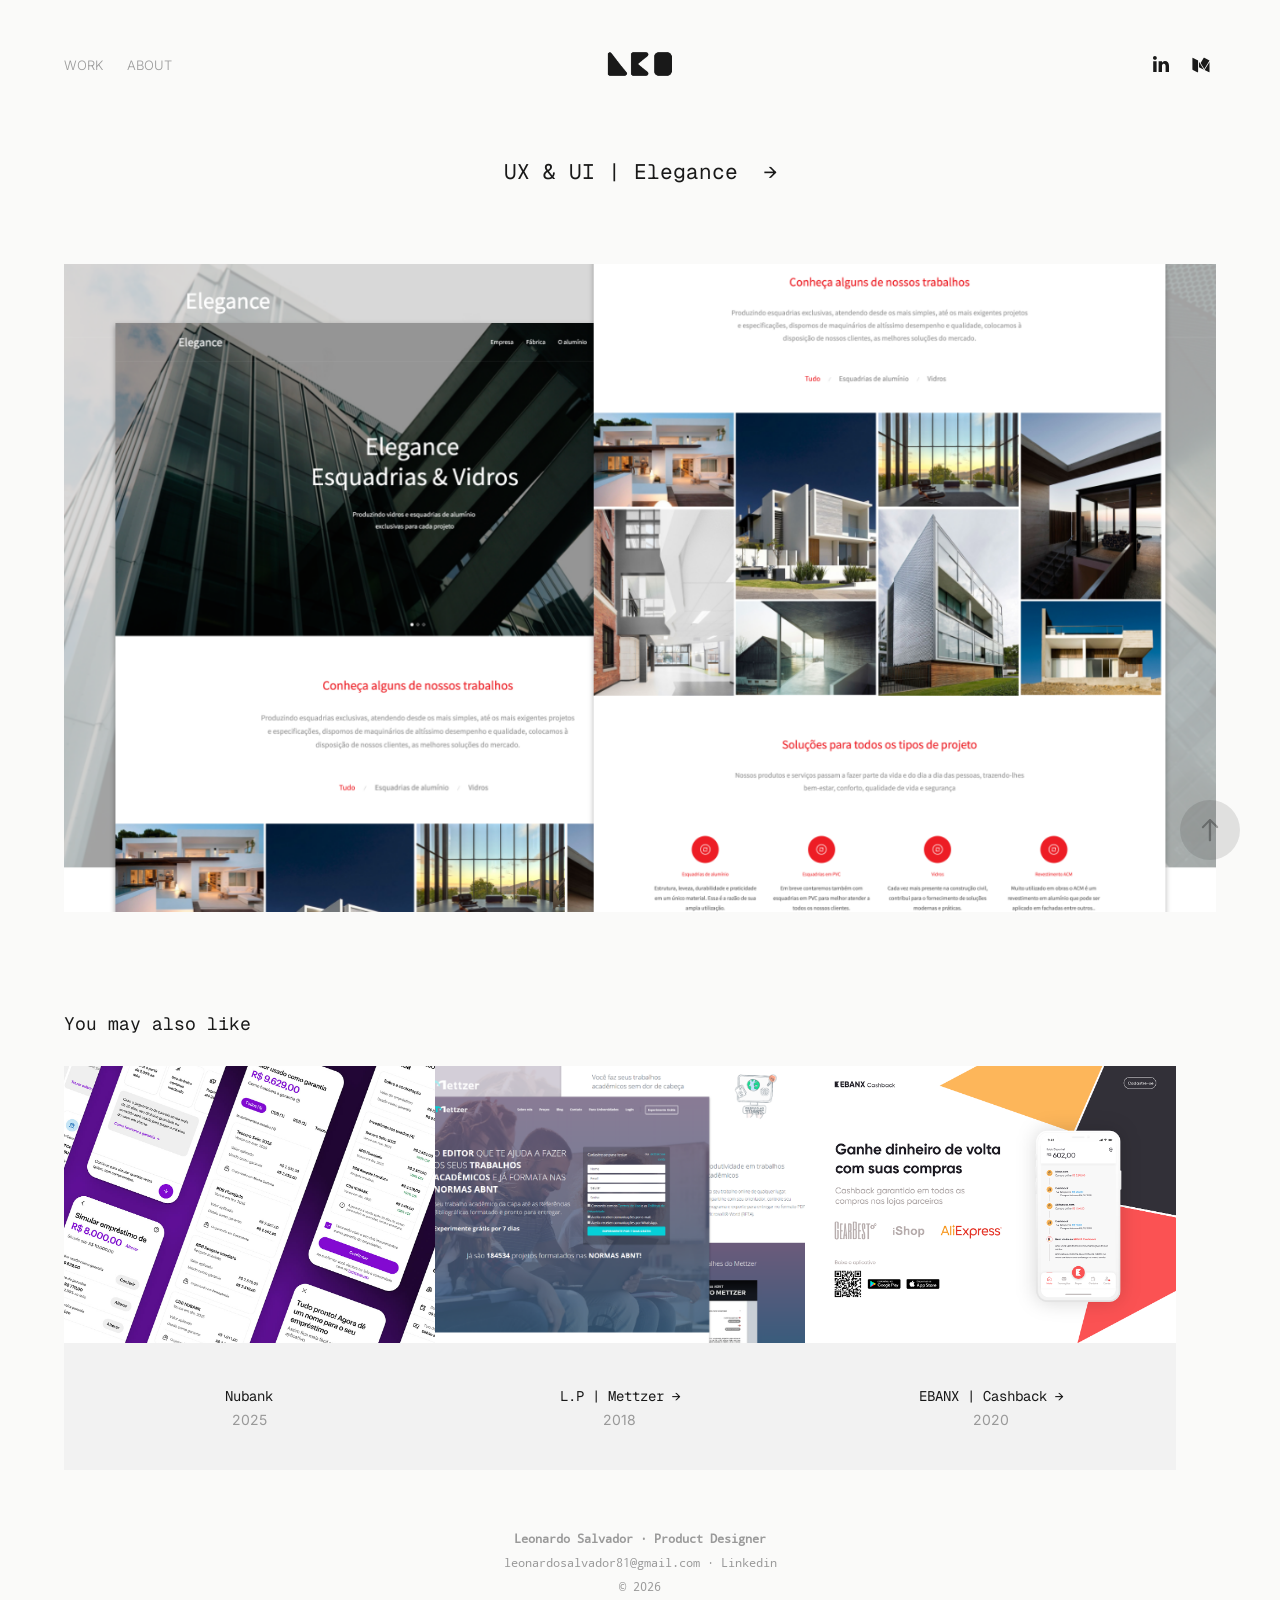
<file: elegance.html>
<!DOCTYPE HTML>
<html lang="en-US">
<head>
  <meta charset="UTF-8" />
  <meta name="viewport" content="width=device-width, initial-scale=1" />
      <meta name="keywords"  content="Product Designer,Portfolio,UX Designer,UI Designer,UX,UI,UI &amp; UI,Leonardo Salvador,Product Design Portfolio,Digital Products,Fintech Design" />
      <meta name="description"  content="Product Designer with experience building and scaling complex digital and financial products. Portfolio featuring real-world case studies across fintech and platforms." />
      <meta name="twitter:card"  content="summary_large_image" />
      <meta name="twitter:site"  content="@lleos" />
      <meta  property="og:title" content="Leonardo Salvador | Product Designer · UX · Digital Products - UX &amp; UI | Elegance  →" />
      <meta  property="og:description" content="Product Designer with experience building and scaling complex digital and financial products. Portfolio featuring real-world case studies across fintech and platforms." />
      <meta  property="og:image" content="assets/images/c8bc04ce-859c-4aad-a7b6-8667f48d7e31_car_4x3.png" />
        <link rel="icon" href="assets/images/13adc325-6b82-43f4-a255-717498464987_carw_1x1x32.png" />
<title>Leonardo Salvador | Product Designer · UX · Digital Products - UX &amp; UI | Elegance  →</title>
    
    <link rel="stylesheet" href="assets/css/fonts.css" type="text/css" />
    <link rel="stylesheet" href="assets/css/theme.css" type="text/css" />
    <link rel="stylesheet" href="assets/css/main.css" type="text/css" />
    <script type="text/javascript">
      (function(c,l,a,r,i,t,y){
          c[a]=c[a]||function(){(c[a].q=c[a].q||[]).push(arguments)};
          t=l.createElement(r);t.async=1;t.src="https://www.clarity.ms/tag/"+i;
          y=l.getElementsByTagName(r)[0];y.parentNode.insertBefore(t,y);
      })(window, document, "clarity", "script", "x3ifr281wq");
    </script>
    <script type="text/javascript" src="assets/js/site.js" defer></script>
</head>
  <body>  <div class='page-background-video page-background-video-with-panel'>
  </div>
  <div class="js-responsive-nav">
    <div class="responsive-nav has-social">
      <div class="responsive-nav__contents">
        <div class="close-responsive-click-area js-close-responsive-nav">
          <div class="close-responsive-button"></div>
        </div>
            <nav class="nav-container" data-hover-hint="nav" data-hover-hint-placement="bottom-start">
                <div class="gallery-title"><a href="index.html" >Work</a></div>
      <div class="page-title">
        <a href="about.html" >About</a>
      </div>
            </nav>
          <div class="social pf-nav-social" data-context="theme.nav" data-hover-hint="navSocialIcons" data-hover-hint-placement="bottom-start">
            <ul>
                    <li>
                      <a href="https://www.linkedin.com/in/lleos/" target="_blank">
                        <svg version="1.1" id="Layer_1" xmlns="http://www.w3.org/2000/svg" xmlns:xlink="http://www.w3.org/1999/xlink" viewBox="0 0 30 24" style="enable-background:new 0 0 30 24;" xml:space="preserve" class="icon">
                        <path id="path-1_24_" d="M19.6,19v-5.8c0-1.4-0.5-2.4-1.7-2.4c-1,0-1.5,0.7-1.8,1.3C16,12.3,16,12.6,16,13v6h-3.4
                          c0,0,0.1-9.8,0-10.8H16v1.5c0,0,0,0,0,0h0v0C16.4,9,17.2,7.9,19,7.9c2.3,0,4,1.5,4,4.9V19H19.6z M8.9,6.7L8.9,6.7
                          C7.7,6.7,7,5.9,7,4.9C7,3.8,7.8,3,8.9,3s1.9,0.8,1.9,1.9C10.9,5.9,10.1,6.7,8.9,6.7z M10.6,19H7.2V8.2h3.4V19z"/>
                        </svg>
                      </a>
                    </li>
                    <li>
                      <a href="https://medium.com/@lleos" target="_blank">
                        <svg version="1.1" id="Layer_1" xmlns="http://www.w3.org/2000/svg" xmlns:xlink="http://www.w3.org/1999/xlink" viewBox="0 0 30 24" style="enable-background:new 0 0 30 24;" xml:space="preserve" class="icon">
                        <g>
                          <path class="st0" d="M23.5,7.4C23.5,7.4,23.5,7.4,23.5,7.4L23.5,7.4l-5.2-2.6c0,0-0.1,0-0.1,0c0,0-0.1,0-0.1,0
                            c-0.2,0-0.4,0.1-0.5,0.3l-3,4.8l3.7,6.1L23.5,7.4C23.5,7.5,23.5,7.4,23.5,7.4z"/>
                          <polygon class="st0" points="13,8.8 13,14.3 17.9,16.7   "/>
                          <path class="st0" d="M18.6,17.1l4,2c0.5,0.3,0.9,0.1,0.9-0.4V9L18.6,17.1z"/>
                          <path class="st0" d="M12.1,7.4l-5-2.5C7,4.9,6.9,4.8,6.8,4.8C6.6,4.8,6.4,5,6.4,5.3v10.9c0,0.3,0.2,0.6,0.5,0.8l4.4,2.2
                            c0.1,0.1,0.2,0.1,0.3,0.1c0.3,0,0.5-0.2,0.5-0.6L12.1,7.4C12.1,7.5,12.1,7.4,12.1,7.4z"/>
                        </g>
                        </svg>
                      </a>
                    </li>
            </ul>
          </div>
      </div>
    </div>
  </div>
  <div class="site-wrap cfix">
    <div class="site-container">
      <div class="site-content e2e-site-content">
          <header class="site-header js-site-header " data-context="theme.nav" data-hover-hint="nav" data-hover-hint-placement="top-start">
              <nav class="nav-container" data-hover-hint="nav" data-hover-hint-placement="bottom-start">
                <div class="gallery-title"><a href="index.html" >Work</a></div>
      <div class="page-title">
        <a href="about.html" >About</a>
      </div>
              </nav>
              <div class="logo-wrap" data-context="theme.logo.header" data-hover-hint="logo" data-hover-hint-placement="bottom-start">
                <div class="logo e2e-site-logo-text logo-image  ">
    <a href="index.html" class="image-normal image-link">
      <img src="assets/images/36c4798f-9c29-4a35-9ccb-78d7451b9d5c_rwc_2x0x242x98x4096.png" alt="Leonardo Salvador">
    </a>
                </div>
              </div>
              <div class="social pf-nav-social" data-context="theme.nav" data-hover-hint="navSocialIcons" data-hover-hint-placement="bottom-start">
                <ul>
                        <li>
                          <a href="https://www.linkedin.com/in/lleos/" target="_blank">
                            <svg version="1.1" id="Layer_1" xmlns="http://www.w3.org/2000/svg" xmlns:xlink="http://www.w3.org/1999/xlink" viewBox="0 0 30 24" style="enable-background:new 0 0 30 24;" xml:space="preserve" class="icon">
                            <path id="path-1_24_" d="M19.6,19v-5.8c0-1.4-0.5-2.4-1.7-2.4c-1,0-1.5,0.7-1.8,1.3C16,12.3,16,12.6,16,13v6h-3.4
                              c0,0,0.1-9.8,0-10.8H16v1.5c0,0,0,0,0,0h0v0C16.4,9,17.2,7.9,19,7.9c2.3,0,4,1.5,4,4.9V19H19.6z M8.9,6.7L8.9,6.7
                              C7.7,6.7,7,5.9,7,4.9C7,3.8,7.8,3,8.9,3s1.9,0.8,1.9,1.9C10.9,5.9,10.1,6.7,8.9,6.7z M10.6,19H7.2V8.2h3.4V19z"/>
                            </svg>
                          </a>
                        </li>
                        <li>
                          <a href="https://medium.com/@lleos" target="_blank">
                            <svg version="1.1" id="Layer_1" xmlns="http://www.w3.org/2000/svg" xmlns:xlink="http://www.w3.org/1999/xlink" viewBox="0 0 30 24" style="enable-background:new 0 0 30 24;" xml:space="preserve" class="icon">
                            <g>
                              <path class="st0" d="M23.5,7.4C23.5,7.4,23.5,7.4,23.5,7.4L23.5,7.4l-5.2-2.6c0,0-0.1,0-0.1,0c0,0-0.1,0-0.1,0
                                c-0.2,0-0.4,0.1-0.5,0.3l-3,4.8l3.7,6.1L23.5,7.4C23.5,7.5,23.5,7.4,23.5,7.4z"/>
                              <polygon class="st0" points="13,8.8 13,14.3 17.9,16.7   "/>
                              <path class="st0" d="M18.6,17.1l4,2c0.5,0.3,0.9,0.1,0.9-0.4V9L18.6,17.1z"/>
                              <path class="st0" d="M12.1,7.4l-5-2.5C7,4.9,6.9,4.8,6.8,4.8C6.6,4.8,6.4,5,6.4,5.3v10.9c0,0.3,0.2,0.6,0.5,0.8l4.4,2.2
                                c0.1,0.1,0.2,0.1,0.3,0.1c0.3,0,0.5-0.2,0.5-0.6L12.1,7.4C12.1,7.5,12.1,7.4,12.1,7.4z"/>
                            </g>
                            </svg>
                          </a>
                        </li>
                </ul>
              </div>
              <div class="hamburger-click-area js-hamburger">
                <div class="hamburger">
                  <i></i>
                  <i></i>
                  <i></i>
                </div>
              </div>
          </header>
        <main>
  <div class="page-container js-site-wrap" data-context="page.page.container" data-hover-hint="pageContainer">
    <section class="page standard-modules">
        <header class="page-header content" data-context="pages" data-identity="id:p5f2432aa5da6800f6861b8034212dc478aad6185f7819e514a20f" data-hover-hint="pageHeader" data-hover-hint-id="p5f2432aa5da6800f6861b8034212dc478aad6185f7819e514a20f">
            <h1 class="title preserve-whitespace e2e-site-logo-text">UX &amp; UI | Elegance  →</h1>
            <p class="description"></p>
        </header>
      <div class="page-content js-page-content" data-context="pages" data-identity="id:p5f2432aa5da6800f6861b8034212dc478aad6185f7819e514a20f">
        <div id="project-canvas" class="js-project-modules modules content">
          <div id="project-modules">
              
              <div class="project-module module image project-module-image js-js-project-module" >

  

  
     <div class="js-lightbox" data-src="assets/images/06803220-b3c2-4083-97c8-3b8476509645.png">
           <img
             class="e2e-site-project-module-image image-loaded"
             src="assets/images/06803220-b3c2-4083-97c8-3b8476509645_rw_1920.png"
             srcset="assets/images/06803220-b3c2-4083-97c8-3b8476509645_rw_600.png 600w, assets/images/06803220-b3c2-4083-97c8-3b8476509645_rw_1200.png 1200w, assets/images/06803220-b3c2-4083-97c8-3b8476509645_rw_1920.png 1366w, "
             sizes="(max-width: 1366px) 100vw, 1366px"
             style="display: block; width: 100%; height: auto;"
           >
     </div>
  

</div>

              
              
              
              
              
              
              
              
          </div>
        </div>
      </div>
    </section>
          <section class="other-projects" data-context="page.page.other_pages" data-hover-hint="otherPages">
            <div class="title-wrapper">
              <div class="title-container">
                  <h3 class="other-projects-title preserve-whitespace">You may also like</h3>
              </div>
            </div>
            <div class="project-covers">
                  <a class="project-cover js-project-cover-touch hold-space" href="nubank-case-study.html" data-context="pages" data-identity="id:p6970dba1eeb584053d0c15f6a58653f60ad22353cb3f7d648baab">
                      <div class="cover-image-wrap">
                        <div class="cover-image">
                            <div class="cover cover-normal">

            <img
             class="cover__img image-loaded"
             src="assets/images/402b8898-0b54-446c-a763-d3b17bb9fd54_rwc_903x0x4320x3240x4320.jpg"
             srcset="assets/images/402b8898-0b54-446c-a763-d3b17bb9fd54_rwc_903x0x4320x3240x640.jpg 640w,  assets/images/402b8898-0b54-446c-a763-d3b17bb9fd54_rwc_903x0x4320x3240x1280.jpg 1280w,  assets/images/402b8898-0b54-446c-a763-d3b17bb9fd54_rwc_903x0x4320x3240x1366.jpg 1366w,  assets/images/402b8898-0b54-446c-a763-d3b17bb9fd54_rwc_903x0x4320x3240x1920.jpg 1920w,  assets/images/402b8898-0b54-446c-a763-d3b17bb9fd54_rwc_903x0x4320x3240x2560.jpg 2560w,  assets/images/402b8898-0b54-446c-a763-d3b17bb9fd54_rwc_903x0x4320x3240x5120.jpg 5120w"
             sizes="(max-width: 540px) 100vw, (max-width: 768px) 50vw, 100vw"
             loading="lazy"
           >
                                      </div>
                        </div>
                      </div>
                    <div class="details-wrap">
                      <div class="details">
                        <div class="details-inner">
                            <div class="title preserve-whitespace">Nubank</div>
                            <div class="date">2025</div>
                        </div>
                      </div>
                    </div>
                  </a>
                  <a class="project-cover js-project-cover-touch hold-space" href="mettzer.html" data-context="pages" data-identity="id:p5f2432aa810957a58f27f7e72a7eea9249f383ad8c22282803e79">
                      <div class="cover-image-wrap">
                        <div class="cover-image">
                            <div class="cover cover-normal">

            <img
             class="cover__img image-loaded"
             src="assets/images/0b931c91-cfef-4d69-a0da-e64cfbc2b387_car_4x3.png"
             srcset="assets/images/0b931c91-cfef-4d69-a0da-e64cfbc2b387_carw_4x3x640.png 640w,  assets/images/0b931c91-cfef-4d69-a0da-e64cfbc2b387_carw_4x3x1280.png 1280w,  assets/images/0b931c91-cfef-4d69-a0da-e64cfbc2b387_carw_4x3x1366.png 1366w,  assets/images/0b931c91-cfef-4d69-a0da-e64cfbc2b387_carw_4x3x1920.png 1920w,  assets/images/0b931c91-cfef-4d69-a0da-e64cfbc2b387_carw_4x3x2560.png 2560w,  assets/images/0b931c91-cfef-4d69-a0da-e64cfbc2b387_carw_4x3x5120.png 5120w"
             sizes="(max-width: 540px) 100vw, (max-width: 768px) 50vw, 100vw"
             loading="lazy"
           >
                                      </div>
                        </div>
                      </div>
                    <div class="details-wrap">
                      <div class="details">
                        <div class="details-inner">
                            <div class="title preserve-whitespace">L.P | Mettzer →</div>
                            <div class="date">2018</div>
                        </div>
                      </div>
                    </div>
                  </a>
                  <a class="project-cover js-project-cover-touch hold-space" href="ebanx-cashback.html" data-context="pages" data-identity="id:p5f2853f114649176d69917e9a3828abc413877c2db40be66c3e84">
                      <div class="cover-image-wrap">
                        <div class="cover-image">
                            <div class="cover cover-normal">

            <img
             class="cover__img image-loaded"
             src="assets/images/52fb2d6d-1766-4935-b0fd-61257729c979_car_4x3.png"
             srcset="assets/images/52fb2d6d-1766-4935-b0fd-61257729c979_carw_4x3x640.png 640w,  assets/images/52fb2d6d-1766-4935-b0fd-61257729c979_carw_4x3x1280.png 1280w,  assets/images/52fb2d6d-1766-4935-b0fd-61257729c979_carw_4x3x1366.png 1366w,  assets/images/52fb2d6d-1766-4935-b0fd-61257729c979_carw_4x3x1920.png 1920w,  assets/images/52fb2d6d-1766-4935-b0fd-61257729c979_carw_4x3x2560.png 2560w,  assets/images/52fb2d6d-1766-4935-b0fd-61257729c979_carw_4x3x5120.png 5120w"
             sizes="(max-width: 540px) 100vw, (max-width: 768px) 50vw, 100vw"
             loading="lazy"
           >
                                      </div>
                        </div>
                      </div>
                    <div class="details-wrap">
                      <div class="details">
                        <div class="details-inner">
                            <div class="title preserve-whitespace">EBANX | Cashback →</div>
                            <div class="date">2020</div>
                        </div>
                      </div>
                    </div>
                  </a>
                  <a class="project-cover js-project-cover-touch hold-space" href="leosoft.html" data-context="pages" data-identity="id:p5f2432aa38b1c08e232b39d40809edb8d7bba8c57dfd5383f7542">
                      <div class="cover-image-wrap">
                        <div class="cover-image">
                            <div class="cover cover-normal">

            <img
             class="cover__img image-loaded"
             src="assets/images/7fce55a0-1e4f-4744-bc46-47f794152298_car_4x3.png"
             srcset="assets/images/7fce55a0-1e4f-4744-bc46-47f794152298_carw_4x3x640.png 640w,  assets/images/7fce55a0-1e4f-4744-bc46-47f794152298_carw_4x3x1280.png 1280w,  assets/images/7fce55a0-1e4f-4744-bc46-47f794152298_carw_4x3x1366.png 1366w,  assets/images/7fce55a0-1e4f-4744-bc46-47f794152298_carw_4x3x1920.png 1920w,  assets/images/7fce55a0-1e4f-4744-bc46-47f794152298_carw_4x3x2560.png 2560w,  assets/images/7fce55a0-1e4f-4744-bc46-47f794152298_carw_4x3x5120.png 5120w"
             sizes="(max-width: 540px) 100vw, (max-width: 768px) 50vw, 100vw"
             loading="lazy"
           >
                                      </div>
                        </div>
                      </div>
                    <div class="details-wrap">
                      <div class="details">
                        <div class="details-inner">
                            <div class="title preserve-whitespace">UX &amp; UI | Leosoft →</div>
                            <div class="date">2015</div>
                        </div>
                      </div>
                    </div>
                  </a>
                  <a class="project-cover js-project-cover-touch hold-space" href="buscacred.html" data-context="pages" data-identity="id:p5f2432a99fdd4db1dcffe29a6cdd75c93ba117a2030f24cc2c483">
                      <div class="cover-image-wrap">
                        <div class="cover-image">
                            <div class="cover cover-normal">

            <img
             class="cover__img image-loaded"
             src="assets/images/c2d8f89a-be39-4aa1-9ca6-da631fae4a83_car_4x3.png"
             srcset="assets/images/c2d8f89a-be39-4aa1-9ca6-da631fae4a83_carw_4x3x640.png 640w,  assets/images/c2d8f89a-be39-4aa1-9ca6-da631fae4a83_carw_4x3x1280.png 1280w,  assets/images/c2d8f89a-be39-4aa1-9ca6-da631fae4a83_carw_4x3x1366.png 1366w,  assets/images/c2d8f89a-be39-4aa1-9ca6-da631fae4a83_carw_4x3x1920.png 1920w,  assets/images/c2d8f89a-be39-4aa1-9ca6-da631fae4a83_carw_4x3x2560.png 2560w,  assets/images/c2d8f89a-be39-4aa1-9ca6-da631fae4a83_carw_4x3x5120.png 5120w"
             sizes="(max-width: 540px) 100vw, (max-width: 768px) 50vw, 100vw"
             loading="lazy"
           >
                                      </div>
                        </div>
                      </div>
                    <div class="details-wrap">
                      <div class="details">
                        <div class="details-inner">
                            <div class="title preserve-whitespace">UX &amp; UI | Buscacred →</div>
                            <div class="date">2012</div>
                        </div>
                      </div>
                    </div>
                  </a>
                  <a class="project-cover js-project-cover-touch hold-space" href="involves-stage-sign-in-and-sign-up.html" data-context="pages" data-identity="id:p5f2c1cb92f15f0fe3629ab96b59e858323330f6c4e144d2a82383">
                      <div class="cover-image-wrap">
                        <div class="cover-image">
                            <div class="cover cover-normal">

            <img
             class="cover__img image-loaded"
             src="assets/images/db76cd25-1dc8-4609-bf8d-7ae03d1290d0_car_4x3.png"
             srcset="assets/images/db76cd25-1dc8-4609-bf8d-7ae03d1290d0_carw_4x3x640.png 640w,  assets/images/db76cd25-1dc8-4609-bf8d-7ae03d1290d0_carw_4x3x1280.png 1280w,  assets/images/db76cd25-1dc8-4609-bf8d-7ae03d1290d0_carw_4x3x1366.png 1366w,  assets/images/db76cd25-1dc8-4609-bf8d-7ae03d1290d0_carw_4x3x1920.png 1920w,  assets/images/db76cd25-1dc8-4609-bf8d-7ae03d1290d0_carw_4x3x2560.png 2560w,  assets/images/db76cd25-1dc8-4609-bf8d-7ae03d1290d0_carw_4x3x5120.png 5120w"
             sizes="(max-width: 540px) 100vw, (max-width: 768px) 50vw, 100vw"
             loading="lazy"
           >
                                      </div>
                        </div>
                      </div>
                    <div class="details-wrap">
                      <div class="details">
                        <div class="details-inner">
                            <div class="title preserve-whitespace">Involves Stage | Login</div>
                            <div class="date">2020</div>
                        </div>
                      </div>
                    </div>
                  </a>
                  <a class="project-cover js-project-cover-touch hold-space" href="clube-da-lingerie.html" data-context="pages" data-identity="id:p5f2432aa03e641f978828c2000d1e87cc85dbe75e03bebce02371">
                      <div class="cover-image-wrap">
                        <div class="cover-image">
                            <div class="cover cover-normal">

            <img
             class="cover__img image-loaded"
             src="assets/images/c820d2c9-9b81-4405-81a7-457db50a79fa_car_4x3.png"
             srcset="assets/images/c820d2c9-9b81-4405-81a7-457db50a79fa_carw_4x3x640.png 640w,  assets/images/c820d2c9-9b81-4405-81a7-457db50a79fa_carw_4x3x1280.png 1280w,  assets/images/c820d2c9-9b81-4405-81a7-457db50a79fa_carw_4x3x1366.png 1366w,  assets/images/c820d2c9-9b81-4405-81a7-457db50a79fa_carw_4x3x1920.png 1920w,  assets/images/c820d2c9-9b81-4405-81a7-457db50a79fa_carw_4x3x2560.png 2560w,  assets/images/c820d2c9-9b81-4405-81a7-457db50a79fa_carw_4x3x5120.png 5120w"
             sizes="(max-width: 540px) 100vw, (max-width: 768px) 50vw, 100vw"
             loading="lazy"
           >
                                      </div>
                        </div>
                      </div>
                    <div class="details-wrap">
                      <div class="details">
                        <div class="details-inner">
                            <div class="title preserve-whitespace">UX &amp; UI | Clube da lingerie →</div>
                            <div class="date">2014</div>
                        </div>
                      </div>
                    </div>
                  </a>
                  <a class="project-cover js-project-cover-touch hold-space" href="lleoscom.html" data-context="pages" data-identity="id:p5f2432a975d9868e860585ab9dde731d9a859ab4fdb39662ae8ce">
                      <div class="cover-image-wrap">
                        <div class="cover-image">
                            <div class="cover cover-normal">

            <img
             class="cover__img image-loaded"
             src="assets/images/818a186a-c092-45ee-b243-b78d523cc841_car_4x3.png"
             srcset="assets/images/818a186a-c092-45ee-b243-b78d523cc841_carw_4x3x640.png 640w,  assets/images/818a186a-c092-45ee-b243-b78d523cc841_carw_4x3x1280.png 1280w,  assets/images/818a186a-c092-45ee-b243-b78d523cc841_carw_4x3x1366.png 1366w,  assets/images/818a186a-c092-45ee-b243-b78d523cc841_carw_4x3x1920.png 1920w,  assets/images/818a186a-c092-45ee-b243-b78d523cc841_carw_4x3x2560.png 2560w,  assets/images/818a186a-c092-45ee-b243-b78d523cc841_carw_4x3x5120.png 5120w"
             sizes="(max-width: 540px) 100vw, (max-width: 768px) 50vw, 100vw"
             loading="lazy"
           >
                                      </div>
                        </div>
                      </div>
                    <div class="details-wrap">
                      <div class="details">
                        <div class="details-inner">
                            <div class="title preserve-whitespace">L.P | lleos.com →</div>
                            <div class="date">2015</div>
                        </div>
                      </div>
                    </div>
                  </a>
                  <a class="project-cover js-project-cover-touch hold-space" href="prpromotora-de-credito.html" data-context="pages" data-identity="id:p5f2432a9c32cdef3400ecabf371e76af1559ee072a9df7aef0cd9">
                      <div class="cover-image-wrap">
                        <div class="cover-image">
                            <div class="cover cover-normal">

            <img
             class="cover__img image-loaded"
             src="assets/images/9bbbff68-b5ce-4099-a0b0-fd24793a7118_car_4x3.png"
             srcset="assets/images/9bbbff68-b5ce-4099-a0b0-fd24793a7118_carw_4x3x640.png 640w,  assets/images/9bbbff68-b5ce-4099-a0b0-fd24793a7118_carw_4x3x1280.png 1280w,  assets/images/9bbbff68-b5ce-4099-a0b0-fd24793a7118_carw_4x3x1366.png 1366w,  assets/images/9bbbff68-b5ce-4099-a0b0-fd24793a7118_carw_4x3x1920.png 1920w,  assets/images/9bbbff68-b5ce-4099-a0b0-fd24793a7118_carw_4x3x2560.png 2560w,  assets/images/9bbbff68-b5ce-4099-a0b0-fd24793a7118_carw_4x3x5120.png 5120w"
             sizes="(max-width: 540px) 100vw, (max-width: 768px) 50vw, 100vw"
             loading="lazy"
           >
                                      </div>
                        </div>
                      </div>
                    <div class="details-wrap">
                      <div class="details">
                        <div class="details-inner">
                            <div class="title preserve-whitespace">PR Promotora de Crédito →</div>
                            <div class="date">2014</div>
                        </div>
                      </div>
                    </div>
                  </a>
                  <a class="project-cover js-project-cover-touch hold-space" href="ebanx-go-case-study.html" data-context="pages" data-identity="id:p6294f7644074626517732987016b66bf3d9bfc13a47a10e72a71d">
                      <div class="cover-image-wrap">
                        <div class="cover-image">
                            <div class="cover cover-normal">

            <img
             class="cover__img image-loaded"
             src="assets/images/2cb626e4-7eb5-4bc4-a6dd-fb0035d34fb0_rwc_102x17209x2053x1539x2053.jpg"
             srcset="assets/images/2cb626e4-7eb5-4bc4-a6dd-fb0035d34fb0_rwc_102x17209x2053x1539x640.jpg 640w,  assets/images/2cb626e4-7eb5-4bc4-a6dd-fb0035d34fb0_rwc_102x17209x2053x1539x1280.jpg 1280w,  assets/images/2cb626e4-7eb5-4bc4-a6dd-fb0035d34fb0_rwc_102x17209x2053x1539x1366.jpg 1366w,  assets/images/2cb626e4-7eb5-4bc4-a6dd-fb0035d34fb0_rwc_102x17209x2053x1539x1920.jpg 1920w,  assets/images/2cb626e4-7eb5-4bc4-a6dd-fb0035d34fb0_rwc_102x17209x2053x1539x2560.jpg 2560w,  assets/images/2cb626e4-7eb5-4bc4-a6dd-fb0035d34fb0_rwc_102x17209x2053x1539x2053.jpg 5120w"
             sizes="(max-width: 540px) 100vw, (max-width: 768px) 50vw, 100vw"
             loading="lazy"
           >
                                      </div>
                        </div>
                      </div>
                    <div class="details-wrap">
                      <div class="details">
                        <div class="details-inner">
                            <div class="title preserve-whitespace">EBANX GO</div>
                            <div class="date">2021</div>
                        </div>
                      </div>
                    </div>
                  </a>
            </div>
          </section>
        <section class="back-to-top" data-hover-hint="backToTop">
          <a href="elegance.html#"><span class="arrow">&uarr;</span><span class="preserve-whitespace">Back to Top</span></a>
        </section>
        <a class="back-to-top-fixed js-back-to-top back-to-top-fixed-with-panel" data-hover-hint="backToTop" data-hover-hint-placement="top-start" href="elegance.html#">
          <svg version="1.1" id="Layer_1" xmlns="http://www.w3.org/2000/svg" xmlns:xlink="http://www.w3.org/1999/xlink" x="0px" y="0px"
           viewBox="0 0 26 26" style="enable-background:new 0 0 26 26;" xml:space="preserve" class="icon icon-back-to-top">
          <g>
            <path d="M13.8,1.3L21.6,9c0.1,0.1,0.1,0.3,0.2,0.4c0.1,0.1,0.1,0.3,0.1,0.4s0,0.3-0.1,0.4c-0.1,0.1-0.1,0.3-0.3,0.4
              c-0.1,0.1-0.2,0.2-0.4,0.3c-0.2,0.1-0.3,0.1-0.4,0.1c-0.1,0-0.3,0-0.4-0.1c-0.2-0.1-0.3-0.2-0.4-0.3L14.2,5l0,19.1
              c0,0.2-0.1,0.3-0.1,0.5c0,0.1-0.1,0.3-0.3,0.4c-0.1,0.1-0.2,0.2-0.4,0.3c-0.1,0.1-0.3,0.1-0.5,0.1c-0.1,0-0.3,0-0.4-0.1
              c-0.1-0.1-0.3-0.1-0.4-0.3c-0.1-0.1-0.2-0.2-0.3-0.4c-0.1-0.1-0.1-0.3-0.1-0.5l0-19.1l-5.7,5.7C6,10.8,5.8,10.9,5.7,11
              c-0.1,0.1-0.3,0.1-0.4,0.1c-0.2,0-0.3,0-0.4-0.1c-0.1-0.1-0.3-0.2-0.4-0.3c-0.1-0.1-0.1-0.2-0.2-0.4C4.1,10.2,4,10.1,4.1,9.9
              c0-0.1,0-0.3,0.1-0.4c0-0.1,0.1-0.3,0.3-0.4l7.7-7.8c0.1,0,0.2-0.1,0.2-0.1c0,0,0.1-0.1,0.2-0.1c0.1,0,0.2,0,0.2-0.1
              c0.1,0,0.1,0,0.2,0c0,0,0.1,0,0.2,0c0.1,0,0.2,0,0.2,0.1c0.1,0,0.1,0.1,0.2,0.1C13.7,1.2,13.8,1.2,13.8,1.3z"/>
          </g>
          </svg>
        </a>
  </div>
              <footer class="site-footer" data-hover-hint="footer">
                <div class="footer-text">
                  <strong>Leonardo Salvador · Product Designer </strong> <br> <a href="mailto:leonardosalvador81@gmail.com">leonardosalvador81@gmail.com</a> · <a href="https://www.linkedin.com/in/lleos/" target="_blank">Linkedin</a><br> © 2026
                </div>
              </footer>
        </main>
      </div>
    </div>
  </div>
</body>
<script type="text/javascript">
  // fix for Safari's back/forward cache
  window.onpageshow = function(e) {
    if (e.persisted) { window.location.reload(); }
  };
</script>
  </html>
</file>
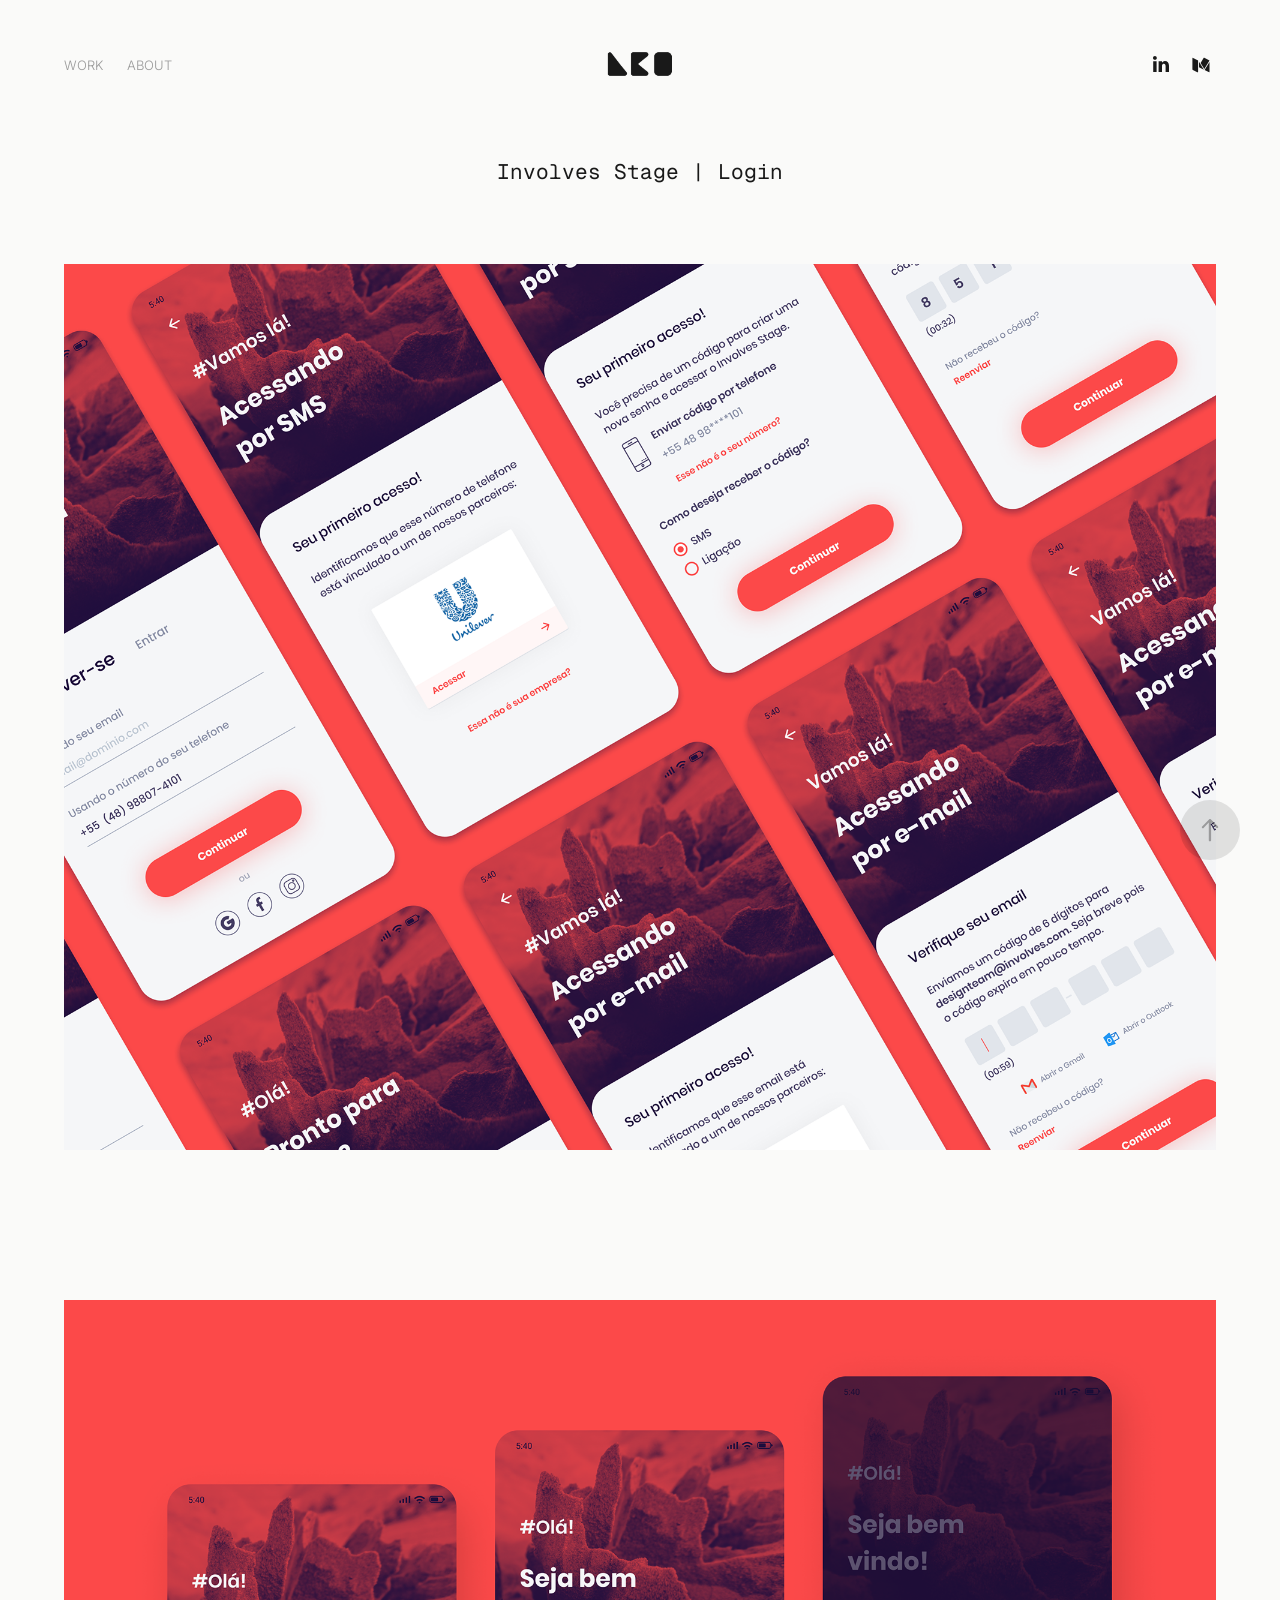
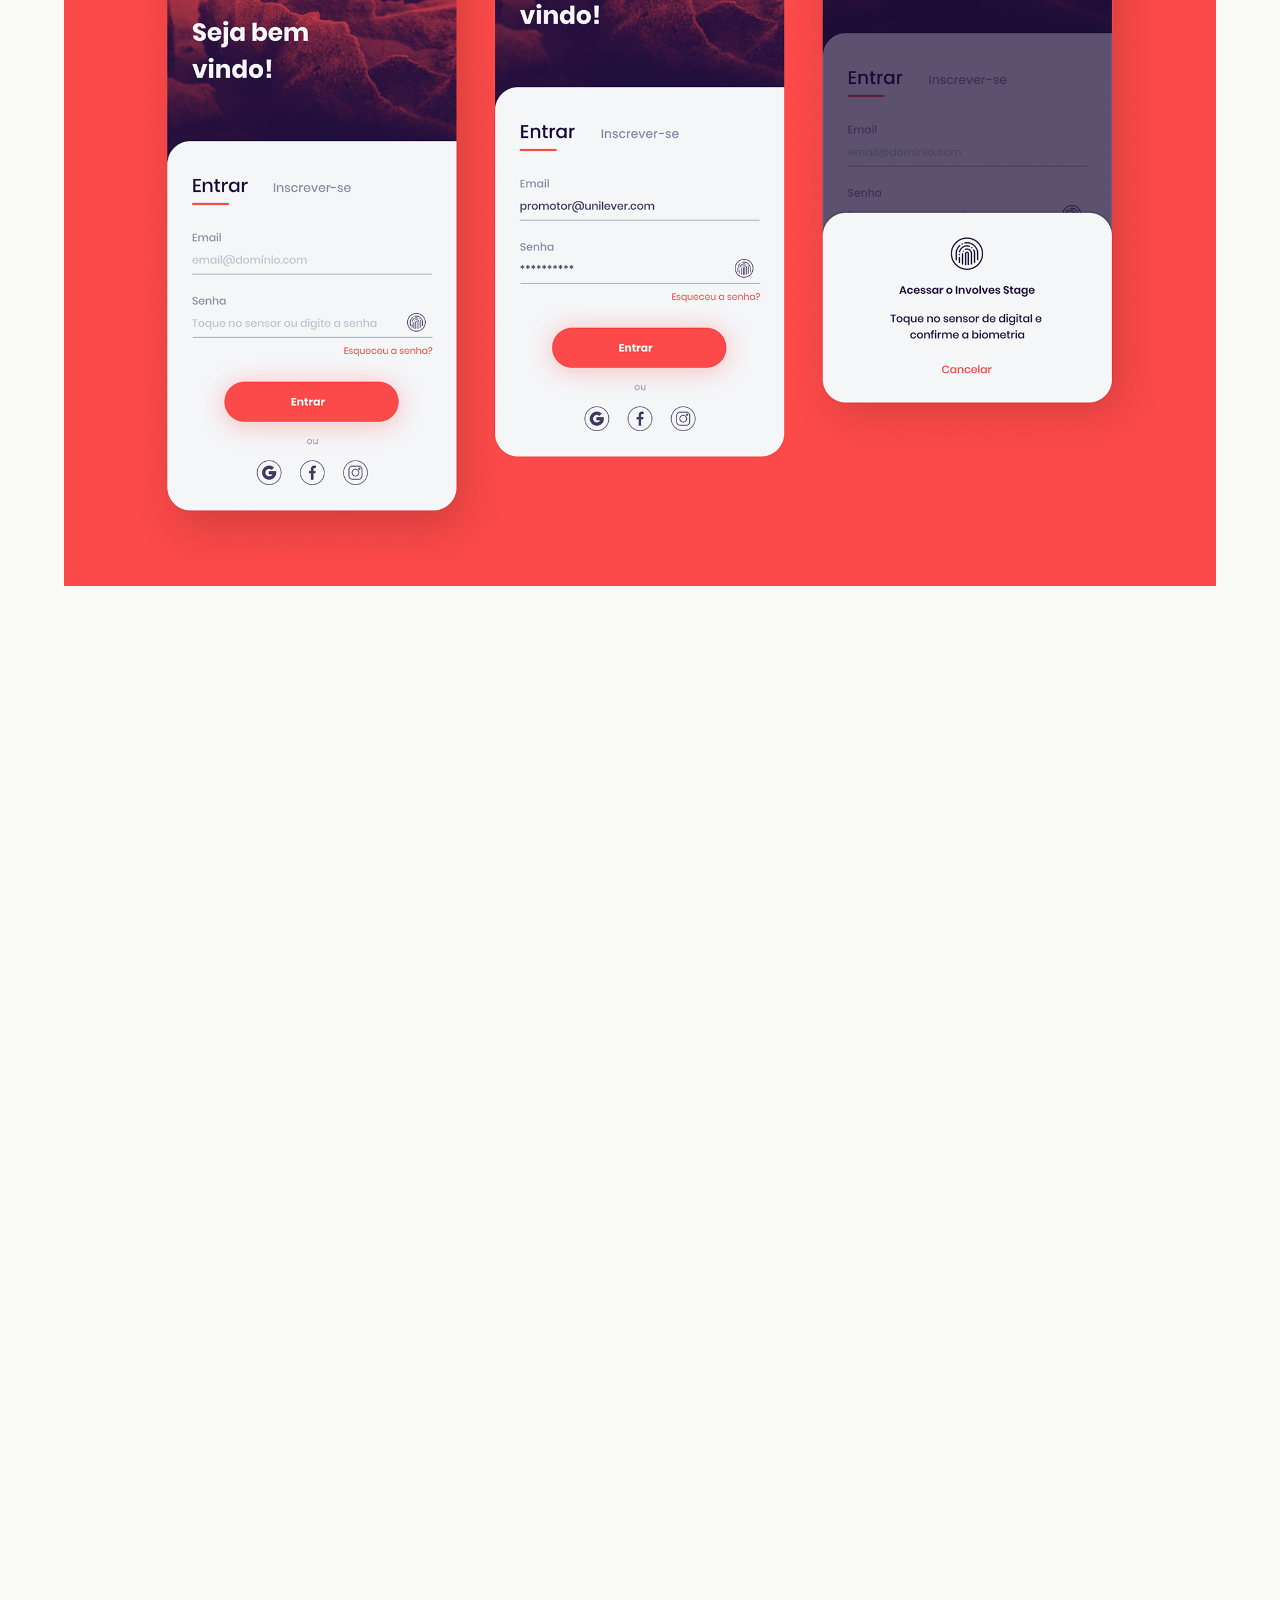
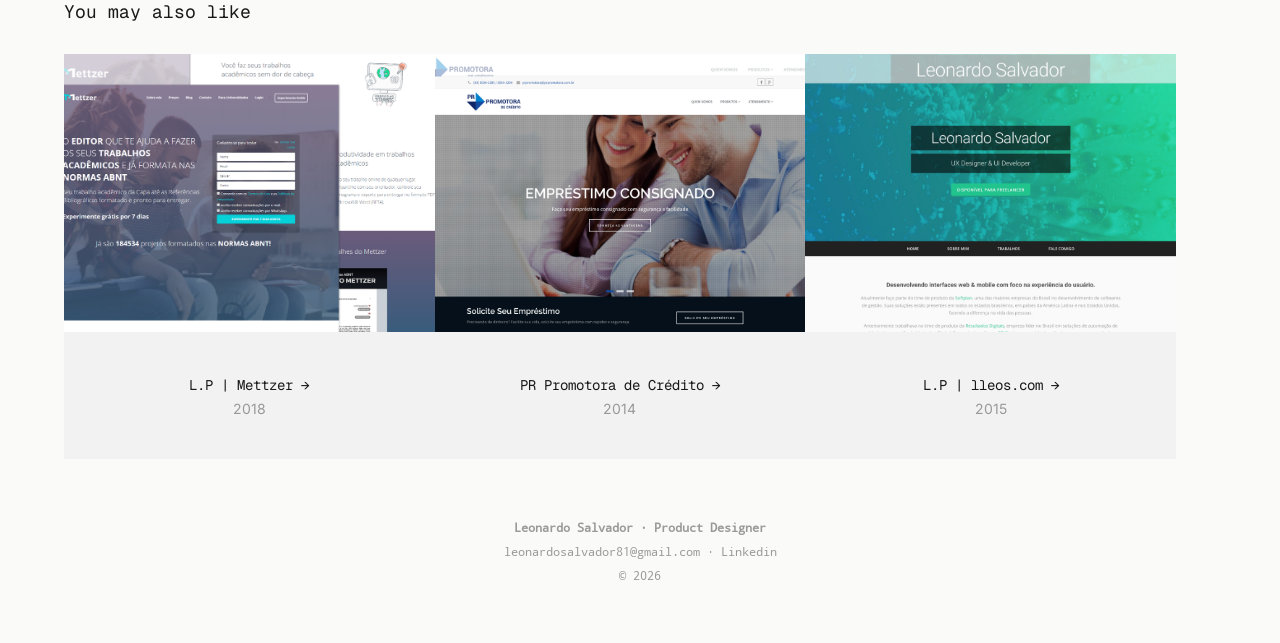
<file: involves-stage-sign-in-and-sign-up.html>
<!DOCTYPE HTML>
<html lang="en-US">
<head>
  <meta charset="UTF-8" />
  <meta name="viewport" content="width=device-width, initial-scale=1" />
      <meta name="keywords"  content="app,design,information architecture,minimal,mobile,product design,UI,ux,UX&amp;UI" />
      <meta name="description"  content="Product Designer with experience building and scaling complex digital and financial products. Portfolio featuring real-world case studies across fintech and platforms." />
      <meta name="twitter:card"  content="summary_large_image" />
      <meta name="twitter:site"  content="@lleos" />
      <meta  property="og:title" content="Leonardo Salvador | Product Designer · UX · Digital Products - Involves Stage | Login" />
      <meta  property="og:description" content="Product Designer with experience building and scaling complex digital and financial products. Portfolio featuring real-world case studies across fintech and platforms." />
      <meta  property="og:image" content="assets/images/db76cd25-1dc8-4609-bf8d-7ae03d1290d0_car_4x3.png" />
        <link rel="icon" href="assets/images/13adc325-6b82-43f4-a255-717498464987_carw_1x1x32.png" />
<title>Leonardo Salvador | Product Designer · UX · Digital Products - Involves Stage | Login</title>
    
    <link rel="stylesheet" href="assets/css/fonts.css" type="text/css" />
    <link rel="stylesheet" href="assets/css/theme.css" type="text/css" />
    <link rel="stylesheet" href="assets/css/main.css" type="text/css" />
    <script type="text/javascript">
      (function(c,l,a,r,i,t,y){
          c[a]=c[a]||function(){(c[a].q=c[a].q||[]).push(arguments)};
          t=l.createElement(r);t.async=1;t.src="https://www.clarity.ms/tag/"+i;
          y=l.getElementsByTagName(r)[0];y.parentNode.insertBefore(t,y);
      })(window, document, "clarity", "script", "x3ifr281wq");
    </script>
    <script type="text/javascript" src="assets/js/site.js" defer></script>
</head>
  <body>  <div class='page-background-video page-background-video-with-panel'>
  </div>
  <div class="js-responsive-nav">
    <div class="responsive-nav has-social">
      <div class="responsive-nav__contents">
        <div class="close-responsive-click-area js-close-responsive-nav">
          <div class="close-responsive-button"></div>
        </div>
            <nav class="nav-container" data-hover-hint="nav" data-hover-hint-placement="bottom-start">
                <div class="gallery-title"><a href="index.html" >Work</a></div>
      <div class="page-title">
        <a href="about.html" >About</a>
      </div>
            </nav>
          <div class="social pf-nav-social" data-context="theme.nav" data-hover-hint="navSocialIcons" data-hover-hint-placement="bottom-start">
            <ul>
                    <li>
                      <a href="https://www.linkedin.com/in/lleos/" target="_blank">
                        <svg version="1.1" id="Layer_1" xmlns="http://www.w3.org/2000/svg" xmlns:xlink="http://www.w3.org/1999/xlink" viewBox="0 0 30 24" style="enable-background:new 0 0 30 24;" xml:space="preserve" class="icon">
                        <path id="path-1_24_" d="M19.6,19v-5.8c0-1.4-0.5-2.4-1.7-2.4c-1,0-1.5,0.7-1.8,1.3C16,12.3,16,12.6,16,13v6h-3.4
                          c0,0,0.1-9.8,0-10.8H16v1.5c0,0,0,0,0,0h0v0C16.4,9,17.2,7.9,19,7.9c2.3,0,4,1.5,4,4.9V19H19.6z M8.9,6.7L8.9,6.7
                          C7.7,6.7,7,5.9,7,4.9C7,3.8,7.8,3,8.9,3s1.9,0.8,1.9,1.9C10.9,5.9,10.1,6.7,8.9,6.7z M10.6,19H7.2V8.2h3.4V19z"/>
                        </svg>
                      </a>
                    </li>
                    <li>
                      <a href="https://medium.com/@lleos" target="_blank">
                        <svg version="1.1" id="Layer_1" xmlns="http://www.w3.org/2000/svg" xmlns:xlink="http://www.w3.org/1999/xlink" viewBox="0 0 30 24" style="enable-background:new 0 0 30 24;" xml:space="preserve" class="icon">
                        <g>
                          <path class="st0" d="M23.5,7.4C23.5,7.4,23.5,7.4,23.5,7.4L23.5,7.4l-5.2-2.6c0,0-0.1,0-0.1,0c0,0-0.1,0-0.1,0
                            c-0.2,0-0.4,0.1-0.5,0.3l-3,4.8l3.7,6.1L23.5,7.4C23.5,7.5,23.5,7.4,23.5,7.4z"/>
                          <polygon class="st0" points="13,8.8 13,14.3 17.9,16.7   "/>
                          <path class="st0" d="M18.6,17.1l4,2c0.5,0.3,0.9,0.1,0.9-0.4V9L18.6,17.1z"/>
                          <path class="st0" d="M12.1,7.4l-5-2.5C7,4.9,6.9,4.8,6.8,4.8C6.6,4.8,6.4,5,6.4,5.3v10.9c0,0.3,0.2,0.6,0.5,0.8l4.4,2.2
                            c0.1,0.1,0.2,0.1,0.3,0.1c0.3,0,0.5-0.2,0.5-0.6L12.1,7.4C12.1,7.5,12.1,7.4,12.1,7.4z"/>
                        </g>
                        </svg>
                      </a>
                    </li>
            </ul>
          </div>
      </div>
    </div>
  </div>
  <div class="site-wrap cfix">
    <div class="site-container">
      <div class="site-content e2e-site-content">
          <header class="site-header js-site-header " data-context="theme.nav" data-hover-hint="nav" data-hover-hint-placement="top-start">
              <nav class="nav-container" data-hover-hint="nav" data-hover-hint-placement="bottom-start">
                <div class="gallery-title"><a href="index.html" >Work</a></div>
      <div class="page-title">
        <a href="about.html" >About</a>
      </div>
              </nav>
              <div class="logo-wrap" data-context="theme.logo.header" data-hover-hint="logo" data-hover-hint-placement="bottom-start">
                <div class="logo e2e-site-logo-text logo-image  ">
    <a href="index.html" class="image-normal image-link">
      <img src="assets/images/36c4798f-9c29-4a35-9ccb-78d7451b9d5c_rwc_2x0x242x98x4096.png" alt="Leonardo Salvador">
    </a>
                </div>
              </div>
              <div class="social pf-nav-social" data-context="theme.nav" data-hover-hint="navSocialIcons" data-hover-hint-placement="bottom-start">
                <ul>
                        <li>
                          <a href="https://www.linkedin.com/in/lleos/" target="_blank">
                            <svg version="1.1" id="Layer_1" xmlns="http://www.w3.org/2000/svg" xmlns:xlink="http://www.w3.org/1999/xlink" viewBox="0 0 30 24" style="enable-background:new 0 0 30 24;" xml:space="preserve" class="icon">
                            <path id="path-1_24_" d="M19.6,19v-5.8c0-1.4-0.5-2.4-1.7-2.4c-1,0-1.5,0.7-1.8,1.3C16,12.3,16,12.6,16,13v6h-3.4
                              c0,0,0.1-9.8,0-10.8H16v1.5c0,0,0,0,0,0h0v0C16.4,9,17.2,7.9,19,7.9c2.3,0,4,1.5,4,4.9V19H19.6z M8.9,6.7L8.9,6.7
                              C7.7,6.7,7,5.9,7,4.9C7,3.8,7.8,3,8.9,3s1.9,0.8,1.9,1.9C10.9,5.9,10.1,6.7,8.9,6.7z M10.6,19H7.2V8.2h3.4V19z"/>
                            </svg>
                          </a>
                        </li>
                        <li>
                          <a href="https://medium.com/@lleos" target="_blank">
                            <svg version="1.1" id="Layer_1" xmlns="http://www.w3.org/2000/svg" xmlns:xlink="http://www.w3.org/1999/xlink" viewBox="0 0 30 24" style="enable-background:new 0 0 30 24;" xml:space="preserve" class="icon">
                            <g>
                              <path class="st0" d="M23.5,7.4C23.5,7.4,23.5,7.4,23.5,7.4L23.5,7.4l-5.2-2.6c0,0-0.1,0-0.1,0c0,0-0.1,0-0.1,0
                                c-0.2,0-0.4,0.1-0.5,0.3l-3,4.8l3.7,6.1L23.5,7.4C23.5,7.5,23.5,7.4,23.5,7.4z"/>
                              <polygon class="st0" points="13,8.8 13,14.3 17.9,16.7   "/>
                              <path class="st0" d="M18.6,17.1l4,2c0.5,0.3,0.9,0.1,0.9-0.4V9L18.6,17.1z"/>
                              <path class="st0" d="M12.1,7.4l-5-2.5C7,4.9,6.9,4.8,6.8,4.8C6.6,4.8,6.4,5,6.4,5.3v10.9c0,0.3,0.2,0.6,0.5,0.8l4.4,2.2
                                c0.1,0.1,0.2,0.1,0.3,0.1c0.3,0,0.5-0.2,0.5-0.6L12.1,7.4C12.1,7.5,12.1,7.4,12.1,7.4z"/>
                            </g>
                            </svg>
                          </a>
                        </li>
                </ul>
              </div>
              <div class="hamburger-click-area js-hamburger">
                <div class="hamburger">
                  <i></i>
                  <i></i>
                  <i></i>
                </div>
              </div>
          </header>
        <main>
  <div class="page-container js-site-wrap" data-context="page.page.container" data-hover-hint="pageContainer">
    <section class="page standard-modules">
        <header class="page-header content" data-context="pages" data-identity="id:p5f2c1cb92f15f0fe3629ab96b59e858323330f6c4e144d2a82383" data-hover-hint="pageHeader" data-hover-hint-id="p5f2c1cb92f15f0fe3629ab96b59e858323330f6c4e144d2a82383">
            <h1 class="title preserve-whitespace e2e-site-logo-text">Involves Stage | Login</h1>
            <p class="description"></p>
        </header>
      <div class="page-content js-page-content" data-context="pages" data-identity="id:p5f2c1cb92f15f0fe3629ab96b59e858323330f6c4e144d2a82383">
        <div id="project-canvas" class="js-project-modules modules content">
          <div id="project-modules">
              
              <div class="project-module module image project-module-image js-js-project-module"  style="padding-top: 0px;
padding-bottom: 150px;
  width: 100%;
  float: center;
  clear: both;
">

  

  
     <div class="js-lightbox" data-src="assets/images/e18e523b-2a5b-4d8e-8fd7-f00a7570e523.png">
           <img
             class="e2e-site-project-module-image image-loaded"
             src="assets/images/e18e523b-2a5b-4d8e-8fd7-f00a7570e523_rw_1920.png"
             srcset="assets/images/e18e523b-2a5b-4d8e-8fd7-f00a7570e523_rw_600.png 600w, assets/images/e18e523b-2a5b-4d8e-8fd7-f00a7570e523_rw_1200.png 1200w, assets/images/e18e523b-2a5b-4d8e-8fd7-f00a7570e523_rw_1920.png 1920w, "
             sizes="(max-width: 1920px) 100vw, 1920px"
             style="display: block; width: 100%; height: auto;"
           >
     </div>
  

</div>

              
              
              
              
              
              
              
              
              
              
              
              
              
              
              
              <div class="project-module module media_collection project-module-media_collection" data-id="m5f2c1cb9296b9a4be12da5d9f0ec2a17ce386c656ff7515a976f7"  style="padding-top: px;
padding-bottom: px;
">
  <div class="grid--main js-grid-main" data-grid-max-images="
  ">
    <div class="grid__item-container js-grid-item-container" data-flex-grow="338.06788511749" style="width:338.06788511749px; flex-grow:338.06788511749;" data-width="1920" data-height="1476">
      <script type="text/html" class="js-lightbox-slide-content">
        <div class="grid__image-wrapper">
          <img src="assets/images/5512e455-9114-4de9-a0df-7a04baf93757_rw_1920.png" srcset="assets/images/5512e455-9114-4de9-a0df-7a04baf93757_rw_600.png 600w,assets/images/5512e455-9114-4de9-a0df-7a04baf93757_rw_1200.png 1200w,assets/images/5512e455-9114-4de9-a0df-7a04baf93757_rw_1920.png 1920w,"  sizes="(max-width: 1920px) 100vw, 1920px">
        <div>
      </script>
      <img
             class="grid__item-image image-loaded"
             src="assets/images/5512e455-9114-4de9-a0df-7a04baf93757_rw_1920.png"
             srcset="assets/images/5512e455-9114-4de9-a0df-7a04baf93757_rw_600.png 600w, assets/images/5512e455-9114-4de9-a0df-7a04baf93757_rw_1200.png 1200w, assets/images/5512e455-9114-4de9-a0df-7a04baf93757_rw_1920.png 1920w, "
             loading="lazy"
           >
      <span class="grid__item-filler" style="padding-bottom:76.907630522088%;"></span>
    </div>
    <div class="js-grid-spacer"></div>
  </div>
</div>

              
              
          </div>
        </div>
      </div>
    </section>
          <section class="other-projects" data-context="page.page.other_pages" data-hover-hint="otherPages">
            <div class="title-wrapper">
              <div class="title-container">
                  <h3 class="other-projects-title preserve-whitespace">You may also like</h3>
              </div>
            </div>
            <div class="project-covers">
                  <a class="project-cover js-project-cover-touch hold-space" href="mettzer.html" data-context="pages" data-identity="id:p5f2432aa810957a58f27f7e72a7eea9249f383ad8c22282803e79">
                      <div class="cover-image-wrap">
                        <div class="cover-image">
                            <div class="cover cover-normal">

            <img
             class="cover__img image-loaded"
             src="assets/images/0b931c91-cfef-4d69-a0da-e64cfbc2b387_car_4x3.png"
             srcset="assets/images/0b931c91-cfef-4d69-a0da-e64cfbc2b387_carw_4x3x640.png 640w,  assets/images/0b931c91-cfef-4d69-a0da-e64cfbc2b387_carw_4x3x1280.png 1280w,  assets/images/0b931c91-cfef-4d69-a0da-e64cfbc2b387_carw_4x3x1366.png 1366w,  assets/images/0b931c91-cfef-4d69-a0da-e64cfbc2b387_carw_4x3x1920.png 1920w,  assets/images/0b931c91-cfef-4d69-a0da-e64cfbc2b387_carw_4x3x2560.png 2560w,  assets/images/0b931c91-cfef-4d69-a0da-e64cfbc2b387_carw_4x3x5120.png 5120w"
             sizes="(max-width: 540px) 100vw, (max-width: 768px) 50vw, 100vw"
             loading="lazy"
           >
                                      </div>
                        </div>
                      </div>
                    <div class="details-wrap">
                      <div class="details">
                        <div class="details-inner">
                            <div class="title preserve-whitespace">L.P | Mettzer →</div>
                            <div class="date">2018</div>
                        </div>
                      </div>
                    </div>
                  </a>
                  <a class="project-cover js-project-cover-touch hold-space" href="prpromotora-de-credito.html" data-context="pages" data-identity="id:p5f2432a9c32cdef3400ecabf371e76af1559ee072a9df7aef0cd9">
                      <div class="cover-image-wrap">
                        <div class="cover-image">
                            <div class="cover cover-normal">

            <img
             class="cover__img image-loaded"
             src="assets/images/9bbbff68-b5ce-4099-a0b0-fd24793a7118_car_4x3.png"
             srcset="assets/images/9bbbff68-b5ce-4099-a0b0-fd24793a7118_carw_4x3x640.png 640w,  assets/images/9bbbff68-b5ce-4099-a0b0-fd24793a7118_carw_4x3x1280.png 1280w,  assets/images/9bbbff68-b5ce-4099-a0b0-fd24793a7118_carw_4x3x1366.png 1366w,  assets/images/9bbbff68-b5ce-4099-a0b0-fd24793a7118_carw_4x3x1920.png 1920w,  assets/images/9bbbff68-b5ce-4099-a0b0-fd24793a7118_carw_4x3x2560.png 2560w,  assets/images/9bbbff68-b5ce-4099-a0b0-fd24793a7118_carw_4x3x5120.png 5120w"
             sizes="(max-width: 540px) 100vw, (max-width: 768px) 50vw, 100vw"
             loading="lazy"
           >
                                      </div>
                        </div>
                      </div>
                    <div class="details-wrap">
                      <div class="details">
                        <div class="details-inner">
                            <div class="title preserve-whitespace">PR Promotora de Crédito →</div>
                            <div class="date">2014</div>
                        </div>
                      </div>
                    </div>
                  </a>
                  <a class="project-cover js-project-cover-touch hold-space" href="lleoscom.html" data-context="pages" data-identity="id:p5f2432a975d9868e860585ab9dde731d9a859ab4fdb39662ae8ce">
                      <div class="cover-image-wrap">
                        <div class="cover-image">
                            <div class="cover cover-normal">

            <img
             class="cover__img image-loaded"
             src="assets/images/818a186a-c092-45ee-b243-b78d523cc841_car_4x3.png"
             srcset="assets/images/818a186a-c092-45ee-b243-b78d523cc841_carw_4x3x640.png 640w,  assets/images/818a186a-c092-45ee-b243-b78d523cc841_carw_4x3x1280.png 1280w,  assets/images/818a186a-c092-45ee-b243-b78d523cc841_carw_4x3x1366.png 1366w,  assets/images/818a186a-c092-45ee-b243-b78d523cc841_carw_4x3x1920.png 1920w,  assets/images/818a186a-c092-45ee-b243-b78d523cc841_carw_4x3x2560.png 2560w,  assets/images/818a186a-c092-45ee-b243-b78d523cc841_carw_4x3x5120.png 5120w"
             sizes="(max-width: 540px) 100vw, (max-width: 768px) 50vw, 100vw"
             loading="lazy"
           >
                                      </div>
                        </div>
                      </div>
                    <div class="details-wrap">
                      <div class="details">
                        <div class="details-inner">
                            <div class="title preserve-whitespace">L.P | lleos.com →</div>
                            <div class="date">2015</div>
                        </div>
                      </div>
                    </div>
                  </a>
                  <a class="project-cover js-project-cover-touch hold-space" href="ebanx-cashback.html" data-context="pages" data-identity="id:p5f2853f114649176d69917e9a3828abc413877c2db40be66c3e84">
                      <div class="cover-image-wrap">
                        <div class="cover-image">
                            <div class="cover cover-normal">

            <img
             class="cover__img image-loaded"
             src="assets/images/52fb2d6d-1766-4935-b0fd-61257729c979_car_4x3.png"
             srcset="assets/images/52fb2d6d-1766-4935-b0fd-61257729c979_carw_4x3x640.png 640w,  assets/images/52fb2d6d-1766-4935-b0fd-61257729c979_carw_4x3x1280.png 1280w,  assets/images/52fb2d6d-1766-4935-b0fd-61257729c979_carw_4x3x1366.png 1366w,  assets/images/52fb2d6d-1766-4935-b0fd-61257729c979_carw_4x3x1920.png 1920w,  assets/images/52fb2d6d-1766-4935-b0fd-61257729c979_carw_4x3x2560.png 2560w,  assets/images/52fb2d6d-1766-4935-b0fd-61257729c979_carw_4x3x5120.png 5120w"
             sizes="(max-width: 540px) 100vw, (max-width: 768px) 50vw, 100vw"
             loading="lazy"
           >
                                      </div>
                        </div>
                      </div>
                    <div class="details-wrap">
                      <div class="details">
                        <div class="details-inner">
                            <div class="title preserve-whitespace">EBANX | Cashback →</div>
                            <div class="date">2020</div>
                        </div>
                      </div>
                    </div>
                  </a>
                  <a class="project-cover js-project-cover-touch hold-space" href="ebanx-go-case-study.html" data-context="pages" data-identity="id:p6294f7644074626517732987016b66bf3d9bfc13a47a10e72a71d">
                      <div class="cover-image-wrap">
                        <div class="cover-image">
                            <div class="cover cover-normal">

            <img
             class="cover__img image-loaded"
             src="assets/images/2cb626e4-7eb5-4bc4-a6dd-fb0035d34fb0_rwc_102x17209x2053x1539x2053.jpg"
             srcset="assets/images/2cb626e4-7eb5-4bc4-a6dd-fb0035d34fb0_rwc_102x17209x2053x1539x640.jpg 640w,  assets/images/2cb626e4-7eb5-4bc4-a6dd-fb0035d34fb0_rwc_102x17209x2053x1539x1280.jpg 1280w,  assets/images/2cb626e4-7eb5-4bc4-a6dd-fb0035d34fb0_rwc_102x17209x2053x1539x1366.jpg 1366w,  assets/images/2cb626e4-7eb5-4bc4-a6dd-fb0035d34fb0_rwc_102x17209x2053x1539x1920.jpg 1920w,  assets/images/2cb626e4-7eb5-4bc4-a6dd-fb0035d34fb0_rwc_102x17209x2053x1539x2560.jpg 2560w,  assets/images/2cb626e4-7eb5-4bc4-a6dd-fb0035d34fb0_rwc_102x17209x2053x1539x2053.jpg 5120w"
             sizes="(max-width: 540px) 100vw, (max-width: 768px) 50vw, 100vw"
             loading="lazy"
           >
                                      </div>
                        </div>
                      </div>
                    <div class="details-wrap">
                      <div class="details">
                        <div class="details-inner">
                            <div class="title preserve-whitespace">EBANX GO</div>
                            <div class="date">2021</div>
                        </div>
                      </div>
                    </div>
                  </a>
                  <a class="project-cover js-project-cover-touch hold-space" href="clube-da-lingerie.html" data-context="pages" data-identity="id:p5f2432aa03e641f978828c2000d1e87cc85dbe75e03bebce02371">
                      <div class="cover-image-wrap">
                        <div class="cover-image">
                            <div class="cover cover-normal">

            <img
             class="cover__img image-loaded"
             src="assets/images/c820d2c9-9b81-4405-81a7-457db50a79fa_car_4x3.png"
             srcset="assets/images/c820d2c9-9b81-4405-81a7-457db50a79fa_carw_4x3x640.png 640w,  assets/images/c820d2c9-9b81-4405-81a7-457db50a79fa_carw_4x3x1280.png 1280w,  assets/images/c820d2c9-9b81-4405-81a7-457db50a79fa_carw_4x3x1366.png 1366w,  assets/images/c820d2c9-9b81-4405-81a7-457db50a79fa_carw_4x3x1920.png 1920w,  assets/images/c820d2c9-9b81-4405-81a7-457db50a79fa_carw_4x3x2560.png 2560w,  assets/images/c820d2c9-9b81-4405-81a7-457db50a79fa_carw_4x3x5120.png 5120w"
             sizes="(max-width: 540px) 100vw, (max-width: 768px) 50vw, 100vw"
             loading="lazy"
           >
                                      </div>
                        </div>
                      </div>
                    <div class="details-wrap">
                      <div class="details">
                        <div class="details-inner">
                            <div class="title preserve-whitespace">UX &amp; UI | Clube da lingerie →</div>
                            <div class="date">2014</div>
                        </div>
                      </div>
                    </div>
                  </a>
                  <a class="project-cover js-project-cover-touch hold-space" href="elegance.html" data-context="pages" data-identity="id:p5f2432aa5da6800f6861b8034212dc478aad6185f7819e514a20f">
                      <div class="cover-image-wrap">
                        <div class="cover-image">
                            <div class="cover cover-normal">

            <img
             class="cover__img image-loaded"
             src="assets/images/c8bc04ce-859c-4aad-a7b6-8667f48d7e31_car_4x3.png"
             srcset="assets/images/c8bc04ce-859c-4aad-a7b6-8667f48d7e31_carw_4x3x640.png 640w,  assets/images/c8bc04ce-859c-4aad-a7b6-8667f48d7e31_carw_4x3x1280.png 1280w,  assets/images/c8bc04ce-859c-4aad-a7b6-8667f48d7e31_carw_4x3x1366.png 1366w,  assets/images/c8bc04ce-859c-4aad-a7b6-8667f48d7e31_carw_4x3x1920.png 1920w,  assets/images/c8bc04ce-859c-4aad-a7b6-8667f48d7e31_carw_4x3x2560.png 2560w,  assets/images/c8bc04ce-859c-4aad-a7b6-8667f48d7e31_carw_4x3x5120.png 5120w"
             sizes="(max-width: 540px) 100vw, (max-width: 768px) 50vw, 100vw"
             loading="lazy"
           >
                                      </div>
                        </div>
                      </div>
                    <div class="details-wrap">
                      <div class="details">
                        <div class="details-inner">
                            <div class="title preserve-whitespace">UX &amp; UI | Elegance  →</div>
                            <div class="date">2016</div>
                        </div>
                      </div>
                    </div>
                  </a>
                  <a class="project-cover js-project-cover-touch hold-space" href="nubank-case-study.html" data-context="pages" data-identity="id:p6970dba1eeb584053d0c15f6a58653f60ad22353cb3f7d648baab">
                      <div class="cover-image-wrap">
                        <div class="cover-image">
                            <div class="cover cover-normal">

            <img
             class="cover__img image-loaded"
             src="assets/images/402b8898-0b54-446c-a763-d3b17bb9fd54_rwc_903x0x4320x3240x4320.jpg"
             srcset="assets/images/402b8898-0b54-446c-a763-d3b17bb9fd54_rwc_903x0x4320x3240x640.jpg 640w,  assets/images/402b8898-0b54-446c-a763-d3b17bb9fd54_rwc_903x0x4320x3240x1280.jpg 1280w,  assets/images/402b8898-0b54-446c-a763-d3b17bb9fd54_rwc_903x0x4320x3240x1366.jpg 1366w,  assets/images/402b8898-0b54-446c-a763-d3b17bb9fd54_rwc_903x0x4320x3240x1920.jpg 1920w,  assets/images/402b8898-0b54-446c-a763-d3b17bb9fd54_rwc_903x0x4320x3240x2560.jpg 2560w,  assets/images/402b8898-0b54-446c-a763-d3b17bb9fd54_rwc_903x0x4320x3240x5120.jpg 5120w"
             sizes="(max-width: 540px) 100vw, (max-width: 768px) 50vw, 100vw"
             loading="lazy"
           >
                                      </div>
                        </div>
                      </div>
                    <div class="details-wrap">
                      <div class="details">
                        <div class="details-inner">
                            <div class="title preserve-whitespace">Nubank</div>
                            <div class="date">2025</div>
                        </div>
                      </div>
                    </div>
                  </a>
                  <a class="project-cover js-project-cover-touch hold-space" href="leosoft.html" data-context="pages" data-identity="id:p5f2432aa38b1c08e232b39d40809edb8d7bba8c57dfd5383f7542">
                      <div class="cover-image-wrap">
                        <div class="cover-image">
                            <div class="cover cover-normal">

            <img
             class="cover__img image-loaded"
             src="assets/images/7fce55a0-1e4f-4744-bc46-47f794152298_car_4x3.png"
             srcset="assets/images/7fce55a0-1e4f-4744-bc46-47f794152298_carw_4x3x640.png 640w,  assets/images/7fce55a0-1e4f-4744-bc46-47f794152298_carw_4x3x1280.png 1280w,  assets/images/7fce55a0-1e4f-4744-bc46-47f794152298_carw_4x3x1366.png 1366w,  assets/images/7fce55a0-1e4f-4744-bc46-47f794152298_carw_4x3x1920.png 1920w,  assets/images/7fce55a0-1e4f-4744-bc46-47f794152298_carw_4x3x2560.png 2560w,  assets/images/7fce55a0-1e4f-4744-bc46-47f794152298_carw_4x3x5120.png 5120w"
             sizes="(max-width: 540px) 100vw, (max-width: 768px) 50vw, 100vw"
             loading="lazy"
           >
                                      </div>
                        </div>
                      </div>
                    <div class="details-wrap">
                      <div class="details">
                        <div class="details-inner">
                            <div class="title preserve-whitespace">UX &amp; UI | Leosoft →</div>
                            <div class="date">2015</div>
                        </div>
                      </div>
                    </div>
                  </a>
                  <a class="project-cover js-project-cover-touch hold-space" href="buscacred.html" data-context="pages" data-identity="id:p5f2432a99fdd4db1dcffe29a6cdd75c93ba117a2030f24cc2c483">
                      <div class="cover-image-wrap">
                        <div class="cover-image">
                            <div class="cover cover-normal">

            <img
             class="cover__img image-loaded"
             src="assets/images/c2d8f89a-be39-4aa1-9ca6-da631fae4a83_car_4x3.png"
             srcset="assets/images/c2d8f89a-be39-4aa1-9ca6-da631fae4a83_carw_4x3x640.png 640w,  assets/images/c2d8f89a-be39-4aa1-9ca6-da631fae4a83_carw_4x3x1280.png 1280w,  assets/images/c2d8f89a-be39-4aa1-9ca6-da631fae4a83_carw_4x3x1366.png 1366w,  assets/images/c2d8f89a-be39-4aa1-9ca6-da631fae4a83_carw_4x3x1920.png 1920w,  assets/images/c2d8f89a-be39-4aa1-9ca6-da631fae4a83_carw_4x3x2560.png 2560w,  assets/images/c2d8f89a-be39-4aa1-9ca6-da631fae4a83_carw_4x3x5120.png 5120w"
             sizes="(max-width: 540px) 100vw, (max-width: 768px) 50vw, 100vw"
             loading="lazy"
           >
                                      </div>
                        </div>
                      </div>
                    <div class="details-wrap">
                      <div class="details">
                        <div class="details-inner">
                            <div class="title preserve-whitespace">UX &amp; UI | Buscacred →</div>
                            <div class="date">2012</div>
                        </div>
                      </div>
                    </div>
                  </a>
            </div>
          </section>
        <section class="back-to-top" data-hover-hint="backToTop">
          <a href="involves-stage-sign-in-and-sign-up.html#"><span class="arrow">&uarr;</span><span class="preserve-whitespace">Back to Top</span></a>
        </section>
        <a class="back-to-top-fixed js-back-to-top back-to-top-fixed-with-panel" data-hover-hint="backToTop" data-hover-hint-placement="top-start" href="involves-stage-sign-in-and-sign-up.html#">
          <svg version="1.1" id="Layer_1" xmlns="http://www.w3.org/2000/svg" xmlns:xlink="http://www.w3.org/1999/xlink" x="0px" y="0px"
           viewBox="0 0 26 26" style="enable-background:new 0 0 26 26;" xml:space="preserve" class="icon icon-back-to-top">
          <g>
            <path d="M13.8,1.3L21.6,9c0.1,0.1,0.1,0.3,0.2,0.4c0.1,0.1,0.1,0.3,0.1,0.4s0,0.3-0.1,0.4c-0.1,0.1-0.1,0.3-0.3,0.4
              c-0.1,0.1-0.2,0.2-0.4,0.3c-0.2,0.1-0.3,0.1-0.4,0.1c-0.1,0-0.3,0-0.4-0.1c-0.2-0.1-0.3-0.2-0.4-0.3L14.2,5l0,19.1
              c0,0.2-0.1,0.3-0.1,0.5c0,0.1-0.1,0.3-0.3,0.4c-0.1,0.1-0.2,0.2-0.4,0.3c-0.1,0.1-0.3,0.1-0.5,0.1c-0.1,0-0.3,0-0.4-0.1
              c-0.1-0.1-0.3-0.1-0.4-0.3c-0.1-0.1-0.2-0.2-0.3-0.4c-0.1-0.1-0.1-0.3-0.1-0.5l0-19.1l-5.7,5.7C6,10.8,5.8,10.9,5.7,11
              c-0.1,0.1-0.3,0.1-0.4,0.1c-0.2,0-0.3,0-0.4-0.1c-0.1-0.1-0.3-0.2-0.4-0.3c-0.1-0.1-0.1-0.2-0.2-0.4C4.1,10.2,4,10.1,4.1,9.9
              c0-0.1,0-0.3,0.1-0.4c0-0.1,0.1-0.3,0.3-0.4l7.7-7.8c0.1,0,0.2-0.1,0.2-0.1c0,0,0.1-0.1,0.2-0.1c0.1,0,0.2,0,0.2-0.1
              c0.1,0,0.1,0,0.2,0c0,0,0.1,0,0.2,0c0.1,0,0.2,0,0.2,0.1c0.1,0,0.1,0.1,0.2,0.1C13.7,1.2,13.8,1.2,13.8,1.3z"/>
          </g>
          </svg>
        </a>
  </div>
              <footer class="site-footer" data-hover-hint="footer">
                <div class="footer-text">
                  <strong>Leonardo Salvador · Product Designer </strong> <br> <a href="mailto:leonardosalvador81@gmail.com">leonardosalvador81@gmail.com</a> · <a href="https://www.linkedin.com/in/lleos/" target="_blank">Linkedin</a><br> © 2026
                </div>
              </footer>
        </main>
      </div>
    </div>
  </div>
</body>
<script type="text/javascript">
  // fix for Safari's back/forward cache
  window.onpageshow = function(e) {
    if (e.persisted) { window.location.reload(); }
  };
</script>
  </html>
</file>
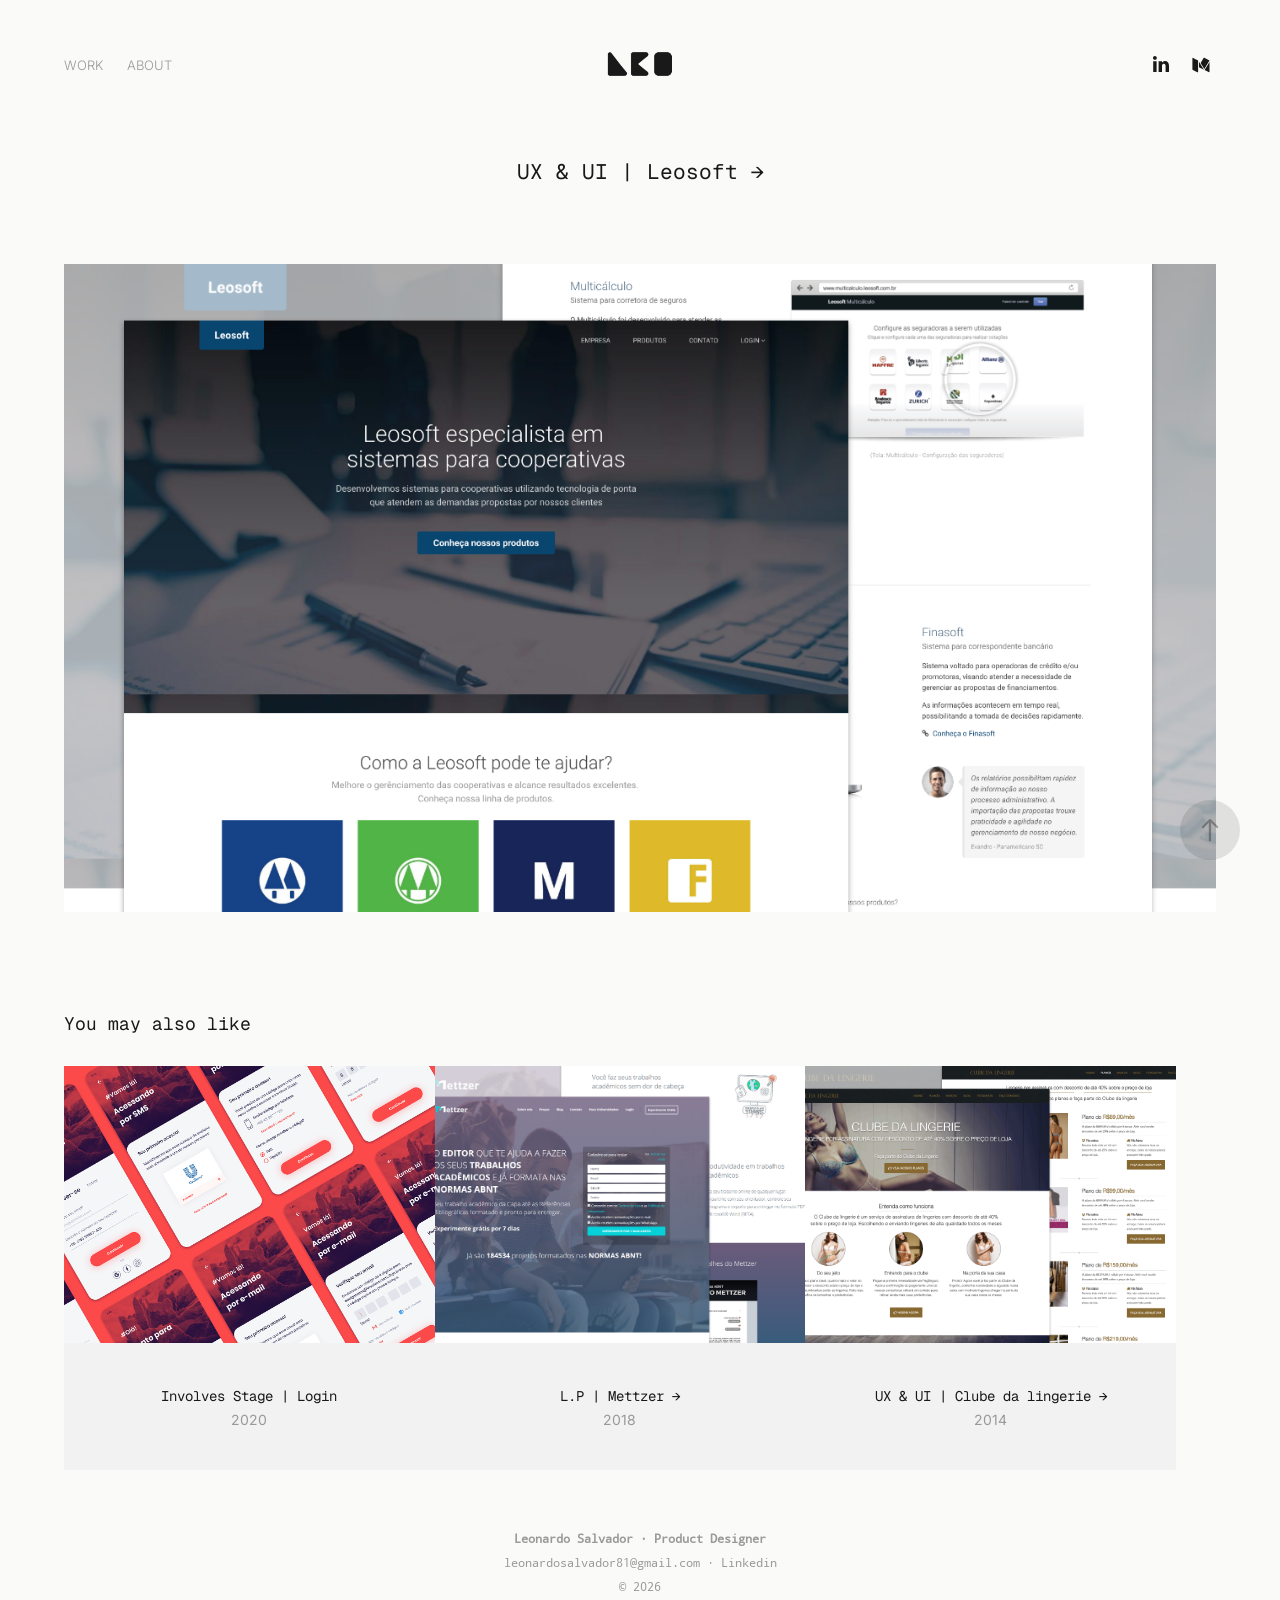
<file: leosoft.html>
<!DOCTYPE HTML>
<html lang="en-US">
<head>
  <meta charset="UTF-8" />
  <meta name="viewport" content="width=device-width, initial-scale=1" />
      <meta name="keywords"  content="Product Designer,Portfolio,UX Designer,UI Designer,UX,UI,UI &amp; UI,Leonardo Salvador,Product Design Portfolio,Digital Products,Fintech Design" />
      <meta name="description"  content="Product Designer with experience building and scaling complex digital and financial products. Portfolio featuring real-world case studies across fintech and platforms." />
      <meta name="twitter:card"  content="summary_large_image" />
      <meta name="twitter:site"  content="@lleos" />
      <meta  property="og:title" content="Leonardo Salvador | Product Designer · UX · Digital Products - UX &amp; UI | Leosoft →" />
      <meta  property="og:description" content="Product Designer with experience building and scaling complex digital and financial products. Portfolio featuring real-world case studies across fintech and platforms." />
      <meta  property="og:image" content="assets/images/7fce55a0-1e4f-4744-bc46-47f794152298_car_4x3.png" />
        <link rel="icon" href="assets/images/13adc325-6b82-43f4-a255-717498464987_carw_1x1x32.png" />
<title>Leonardo Salvador | Product Designer · UX · Digital Products - UX &amp; UI | Leosoft →</title>
    
    <link rel="stylesheet" href="assets/css/fonts.css" type="text/css" />
    <link rel="stylesheet" href="assets/css/theme.css" type="text/css" />
    <link rel="stylesheet" href="assets/css/main.css" type="text/css" />
    <script type="text/javascript">
      (function(c,l,a,r,i,t,y){
          c[a]=c[a]||function(){(c[a].q=c[a].q||[]).push(arguments)};
          t=l.createElement(r);t.async=1;t.src="https://www.clarity.ms/tag/"+i;
          y=l.getElementsByTagName(r)[0];y.parentNode.insertBefore(t,y);
      })(window, document, "clarity", "script", "x3ifr281wq");
    </script>
    <script type="text/javascript" src="assets/js/site.js" defer></script>
</head>
  <body>  <div class='page-background-video page-background-video-with-panel'>
  </div>
  <div class="js-responsive-nav">
    <div class="responsive-nav has-social">
      <div class="responsive-nav__contents">
        <div class="close-responsive-click-area js-close-responsive-nav">
          <div class="close-responsive-button"></div>
        </div>
            <nav class="nav-container" data-hover-hint="nav" data-hover-hint-placement="bottom-start">
                <div class="gallery-title"><a href="index.html" >Work</a></div>
      <div class="page-title">
        <a href="about.html" >About</a>
      </div>
            </nav>
          <div class="social pf-nav-social" data-context="theme.nav" data-hover-hint="navSocialIcons" data-hover-hint-placement="bottom-start">
            <ul>
                    <li>
                      <a href="https://www.linkedin.com/in/lleos/" target="_blank">
                        <svg version="1.1" id="Layer_1" xmlns="http://www.w3.org/2000/svg" xmlns:xlink="http://www.w3.org/1999/xlink" viewBox="0 0 30 24" style="enable-background:new 0 0 30 24;" xml:space="preserve" class="icon">
                        <path id="path-1_24_" d="M19.6,19v-5.8c0-1.4-0.5-2.4-1.7-2.4c-1,0-1.5,0.7-1.8,1.3C16,12.3,16,12.6,16,13v6h-3.4
                          c0,0,0.1-9.8,0-10.8H16v1.5c0,0,0,0,0,0h0v0C16.4,9,17.2,7.9,19,7.9c2.3,0,4,1.5,4,4.9V19H19.6z M8.9,6.7L8.9,6.7
                          C7.7,6.7,7,5.9,7,4.9C7,3.8,7.8,3,8.9,3s1.9,0.8,1.9,1.9C10.9,5.9,10.1,6.7,8.9,6.7z M10.6,19H7.2V8.2h3.4V19z"/>
                        </svg>
                      </a>
                    </li>
                    <li>
                      <a href="https://medium.com/@lleos" target="_blank">
                        <svg version="1.1" id="Layer_1" xmlns="http://www.w3.org/2000/svg" xmlns:xlink="http://www.w3.org/1999/xlink" viewBox="0 0 30 24" style="enable-background:new 0 0 30 24;" xml:space="preserve" class="icon">
                        <g>
                          <path class="st0" d="M23.5,7.4C23.5,7.4,23.5,7.4,23.5,7.4L23.5,7.4l-5.2-2.6c0,0-0.1,0-0.1,0c0,0-0.1,0-0.1,0
                            c-0.2,0-0.4,0.1-0.5,0.3l-3,4.8l3.7,6.1L23.5,7.4C23.5,7.5,23.5,7.4,23.5,7.4z"/>
                          <polygon class="st0" points="13,8.8 13,14.3 17.9,16.7   "/>
                          <path class="st0" d="M18.6,17.1l4,2c0.5,0.3,0.9,0.1,0.9-0.4V9L18.6,17.1z"/>
                          <path class="st0" d="M12.1,7.4l-5-2.5C7,4.9,6.9,4.8,6.8,4.8C6.6,4.8,6.4,5,6.4,5.3v10.9c0,0.3,0.2,0.6,0.5,0.8l4.4,2.2
                            c0.1,0.1,0.2,0.1,0.3,0.1c0.3,0,0.5-0.2,0.5-0.6L12.1,7.4C12.1,7.5,12.1,7.4,12.1,7.4z"/>
                        </g>
                        </svg>
                      </a>
                    </li>
            </ul>
          </div>
      </div>
    </div>
  </div>
  <div class="site-wrap cfix">
    <div class="site-container">
      <div class="site-content e2e-site-content">
          <header class="site-header js-site-header " data-context="theme.nav" data-hover-hint="nav" data-hover-hint-placement="top-start">
              <nav class="nav-container" data-hover-hint="nav" data-hover-hint-placement="bottom-start">
                <div class="gallery-title"><a href="index.html" >Work</a></div>
      <div class="page-title">
        <a href="about.html" >About</a>
      </div>
              </nav>
              <div class="logo-wrap" data-context="theme.logo.header" data-hover-hint="logo" data-hover-hint-placement="bottom-start">
                <div class="logo e2e-site-logo-text logo-image  ">
    <a href="index.html" class="image-normal image-link">
      <img src="assets/images/36c4798f-9c29-4a35-9ccb-78d7451b9d5c_rwc_2x0x242x98x4096.png" alt="Leonardo Salvador">
    </a>
                </div>
              </div>
              <div class="social pf-nav-social" data-context="theme.nav" data-hover-hint="navSocialIcons" data-hover-hint-placement="bottom-start">
                <ul>
                        <li>
                          <a href="https://www.linkedin.com/in/lleos/" target="_blank">
                            <svg version="1.1" id="Layer_1" xmlns="http://www.w3.org/2000/svg" xmlns:xlink="http://www.w3.org/1999/xlink" viewBox="0 0 30 24" style="enable-background:new 0 0 30 24;" xml:space="preserve" class="icon">
                            <path id="path-1_24_" d="M19.6,19v-5.8c0-1.4-0.5-2.4-1.7-2.4c-1,0-1.5,0.7-1.8,1.3C16,12.3,16,12.6,16,13v6h-3.4
                              c0,0,0.1-9.8,0-10.8H16v1.5c0,0,0,0,0,0h0v0C16.4,9,17.2,7.9,19,7.9c2.3,0,4,1.5,4,4.9V19H19.6z M8.9,6.7L8.9,6.7
                              C7.7,6.7,7,5.9,7,4.9C7,3.8,7.8,3,8.9,3s1.9,0.8,1.9,1.9C10.9,5.9,10.1,6.7,8.9,6.7z M10.6,19H7.2V8.2h3.4V19z"/>
                            </svg>
                          </a>
                        </li>
                        <li>
                          <a href="https://medium.com/@lleos" target="_blank">
                            <svg version="1.1" id="Layer_1" xmlns="http://www.w3.org/2000/svg" xmlns:xlink="http://www.w3.org/1999/xlink" viewBox="0 0 30 24" style="enable-background:new 0 0 30 24;" xml:space="preserve" class="icon">
                            <g>
                              <path class="st0" d="M23.5,7.4C23.5,7.4,23.5,7.4,23.5,7.4L23.5,7.4l-5.2-2.6c0,0-0.1,0-0.1,0c0,0-0.1,0-0.1,0
                                c-0.2,0-0.4,0.1-0.5,0.3l-3,4.8l3.7,6.1L23.5,7.4C23.5,7.5,23.5,7.4,23.5,7.4z"/>
                              <polygon class="st0" points="13,8.8 13,14.3 17.9,16.7   "/>
                              <path class="st0" d="M18.6,17.1l4,2c0.5,0.3,0.9,0.1,0.9-0.4V9L18.6,17.1z"/>
                              <path class="st0" d="M12.1,7.4l-5-2.5C7,4.9,6.9,4.8,6.8,4.8C6.6,4.8,6.4,5,6.4,5.3v10.9c0,0.3,0.2,0.6,0.5,0.8l4.4,2.2
                                c0.1,0.1,0.2,0.1,0.3,0.1c0.3,0,0.5-0.2,0.5-0.6L12.1,7.4C12.1,7.5,12.1,7.4,12.1,7.4z"/>
                            </g>
                            </svg>
                          </a>
                        </li>
                </ul>
              </div>
              <div class="hamburger-click-area js-hamburger">
                <div class="hamburger">
                  <i></i>
                  <i></i>
                  <i></i>
                </div>
              </div>
          </header>
        <main>
  <div class="page-container js-site-wrap" data-context="page.page.container" data-hover-hint="pageContainer">
    <section class="page standard-modules">
        <header class="page-header content" data-context="pages" data-identity="id:p5f2432aa38b1c08e232b39d40809edb8d7bba8c57dfd5383f7542" data-hover-hint="pageHeader" data-hover-hint-id="p5f2432aa38b1c08e232b39d40809edb8d7bba8c57dfd5383f7542">
            <h1 class="title preserve-whitespace e2e-site-logo-text">UX &amp; UI | Leosoft →</h1>
            <p class="description"></p>
        </header>
      <div class="page-content js-page-content" data-context="pages" data-identity="id:p5f2432aa38b1c08e232b39d40809edb8d7bba8c57dfd5383f7542">
        <div id="project-canvas" class="js-project-modules modules content">
          <div id="project-modules">
              
              <div class="project-module module image project-module-image js-js-project-module" >

  

  
     <div class="js-lightbox" data-src="assets/images/e5e47a63-fc9e-4893-b098-19fcb93ccde5.png">
           <img
             class="e2e-site-project-module-image image-loaded"
             src="assets/images/e5e47a63-fc9e-4893-b098-19fcb93ccde5_rw_1920.png"
             srcset="assets/images/e5e47a63-fc9e-4893-b098-19fcb93ccde5_rw_600.png 600w, assets/images/e5e47a63-fc9e-4893-b098-19fcb93ccde5_rw_1200.png 1200w, assets/images/e5e47a63-fc9e-4893-b098-19fcb93ccde5_rw_1920.png 1366w, "
             sizes="(max-width: 1366px) 100vw, 1366px"
             style="display: block; width: 100%; height: auto;"
           >
     </div>
  

</div>

              
              
              
              
              
              
              
              
          </div>
        </div>
      </div>
    </section>
          <section class="other-projects" data-context="page.page.other_pages" data-hover-hint="otherPages">
            <div class="title-wrapper">
              <div class="title-container">
                  <h3 class="other-projects-title preserve-whitespace">You may also like</h3>
              </div>
            </div>
            <div class="project-covers">
                  <a class="project-cover js-project-cover-touch hold-space" href="involves-stage-sign-in-and-sign-up.html" data-context="pages" data-identity="id:p5f2c1cb92f15f0fe3629ab96b59e858323330f6c4e144d2a82383">
                      <div class="cover-image-wrap">
                        <div class="cover-image">
                            <div class="cover cover-normal">

            <img
             class="cover__img image-loaded"
             src="assets/images/db76cd25-1dc8-4609-bf8d-7ae03d1290d0_car_4x3.png"
             srcset="assets/images/db76cd25-1dc8-4609-bf8d-7ae03d1290d0_carw_4x3x640.png 640w,  assets/images/db76cd25-1dc8-4609-bf8d-7ae03d1290d0_carw_4x3x1280.png 1280w,  assets/images/db76cd25-1dc8-4609-bf8d-7ae03d1290d0_carw_4x3x1366.png 1366w,  assets/images/db76cd25-1dc8-4609-bf8d-7ae03d1290d0_carw_4x3x1920.png 1920w,  assets/images/db76cd25-1dc8-4609-bf8d-7ae03d1290d0_carw_4x3x2560.png 2560w,  assets/images/db76cd25-1dc8-4609-bf8d-7ae03d1290d0_carw_4x3x5120.png 5120w"
             sizes="(max-width: 540px) 100vw, (max-width: 768px) 50vw, 100vw"
             loading="lazy"
           >
                                      </div>
                        </div>
                      </div>
                    <div class="details-wrap">
                      <div class="details">
                        <div class="details-inner">
                            <div class="title preserve-whitespace">Involves Stage | Login</div>
                            <div class="date">2020</div>
                        </div>
                      </div>
                    </div>
                  </a>
                  <a class="project-cover js-project-cover-touch hold-space" href="mettzer.html" data-context="pages" data-identity="id:p5f2432aa810957a58f27f7e72a7eea9249f383ad8c22282803e79">
                      <div class="cover-image-wrap">
                        <div class="cover-image">
                            <div class="cover cover-normal">

            <img
             class="cover__img image-loaded"
             src="assets/images/0b931c91-cfef-4d69-a0da-e64cfbc2b387_car_4x3.png"
             srcset="assets/images/0b931c91-cfef-4d69-a0da-e64cfbc2b387_carw_4x3x640.png 640w,  assets/images/0b931c91-cfef-4d69-a0da-e64cfbc2b387_carw_4x3x1280.png 1280w,  assets/images/0b931c91-cfef-4d69-a0da-e64cfbc2b387_carw_4x3x1366.png 1366w,  assets/images/0b931c91-cfef-4d69-a0da-e64cfbc2b387_carw_4x3x1920.png 1920w,  assets/images/0b931c91-cfef-4d69-a0da-e64cfbc2b387_carw_4x3x2560.png 2560w,  assets/images/0b931c91-cfef-4d69-a0da-e64cfbc2b387_carw_4x3x5120.png 5120w"
             sizes="(max-width: 540px) 100vw, (max-width: 768px) 50vw, 100vw"
             loading="lazy"
           >
                                      </div>
                        </div>
                      </div>
                    <div class="details-wrap">
                      <div class="details">
                        <div class="details-inner">
                            <div class="title preserve-whitespace">L.P | Mettzer →</div>
                            <div class="date">2018</div>
                        </div>
                      </div>
                    </div>
                  </a>
                  <a class="project-cover js-project-cover-touch hold-space" href="clube-da-lingerie.html" data-context="pages" data-identity="id:p5f2432aa03e641f978828c2000d1e87cc85dbe75e03bebce02371">
                      <div class="cover-image-wrap">
                        <div class="cover-image">
                            <div class="cover cover-normal">

            <img
             class="cover__img image-loaded"
             src="assets/images/c820d2c9-9b81-4405-81a7-457db50a79fa_car_4x3.png"
             srcset="assets/images/c820d2c9-9b81-4405-81a7-457db50a79fa_carw_4x3x640.png 640w,  assets/images/c820d2c9-9b81-4405-81a7-457db50a79fa_carw_4x3x1280.png 1280w,  assets/images/c820d2c9-9b81-4405-81a7-457db50a79fa_carw_4x3x1366.png 1366w,  assets/images/c820d2c9-9b81-4405-81a7-457db50a79fa_carw_4x3x1920.png 1920w,  assets/images/c820d2c9-9b81-4405-81a7-457db50a79fa_carw_4x3x2560.png 2560w,  assets/images/c820d2c9-9b81-4405-81a7-457db50a79fa_carw_4x3x5120.png 5120w"
             sizes="(max-width: 540px) 100vw, (max-width: 768px) 50vw, 100vw"
             loading="lazy"
           >
                                      </div>
                        </div>
                      </div>
                    <div class="details-wrap">
                      <div class="details">
                        <div class="details-inner">
                            <div class="title preserve-whitespace">UX &amp; UI | Clube da lingerie →</div>
                            <div class="date">2014</div>
                        </div>
                      </div>
                    </div>
                  </a>
                  <a class="project-cover js-project-cover-touch hold-space" href="prpromotora-de-credito.html" data-context="pages" data-identity="id:p5f2432a9c32cdef3400ecabf371e76af1559ee072a9df7aef0cd9">
                      <div class="cover-image-wrap">
                        <div class="cover-image">
                            <div class="cover cover-normal">

            <img
             class="cover__img image-loaded"
             src="assets/images/9bbbff68-b5ce-4099-a0b0-fd24793a7118_car_4x3.png"
             srcset="assets/images/9bbbff68-b5ce-4099-a0b0-fd24793a7118_carw_4x3x640.png 640w,  assets/images/9bbbff68-b5ce-4099-a0b0-fd24793a7118_carw_4x3x1280.png 1280w,  assets/images/9bbbff68-b5ce-4099-a0b0-fd24793a7118_carw_4x3x1366.png 1366w,  assets/images/9bbbff68-b5ce-4099-a0b0-fd24793a7118_carw_4x3x1920.png 1920w,  assets/images/9bbbff68-b5ce-4099-a0b0-fd24793a7118_carw_4x3x2560.png 2560w,  assets/images/9bbbff68-b5ce-4099-a0b0-fd24793a7118_carw_4x3x5120.png 5120w"
             sizes="(max-width: 540px) 100vw, (max-width: 768px) 50vw, 100vw"
             loading="lazy"
           >
                                      </div>
                        </div>
                      </div>
                    <div class="details-wrap">
                      <div class="details">
                        <div class="details-inner">
                            <div class="title preserve-whitespace">PR Promotora de Crédito →</div>
                            <div class="date">2014</div>
                        </div>
                      </div>
                    </div>
                  </a>
                  <a class="project-cover js-project-cover-touch hold-space" href="ebanx-go-case-study.html" data-context="pages" data-identity="id:p6294f7644074626517732987016b66bf3d9bfc13a47a10e72a71d">
                      <div class="cover-image-wrap">
                        <div class="cover-image">
                            <div class="cover cover-normal">

            <img
             class="cover__img image-loaded"
             src="assets/images/2cb626e4-7eb5-4bc4-a6dd-fb0035d34fb0_rwc_102x17209x2053x1539x2053.jpg"
             srcset="assets/images/2cb626e4-7eb5-4bc4-a6dd-fb0035d34fb0_rwc_102x17209x2053x1539x640.jpg 640w,  assets/images/2cb626e4-7eb5-4bc4-a6dd-fb0035d34fb0_rwc_102x17209x2053x1539x1280.jpg 1280w,  assets/images/2cb626e4-7eb5-4bc4-a6dd-fb0035d34fb0_rwc_102x17209x2053x1539x1366.jpg 1366w,  assets/images/2cb626e4-7eb5-4bc4-a6dd-fb0035d34fb0_rwc_102x17209x2053x1539x1920.jpg 1920w,  assets/images/2cb626e4-7eb5-4bc4-a6dd-fb0035d34fb0_rwc_102x17209x2053x1539x2560.jpg 2560w,  assets/images/2cb626e4-7eb5-4bc4-a6dd-fb0035d34fb0_rwc_102x17209x2053x1539x2053.jpg 5120w"
             sizes="(max-width: 540px) 100vw, (max-width: 768px) 50vw, 100vw"
             loading="lazy"
           >
                                      </div>
                        </div>
                      </div>
                    <div class="details-wrap">
                      <div class="details">
                        <div class="details-inner">
                            <div class="title preserve-whitespace">EBANX GO</div>
                            <div class="date">2021</div>
                        </div>
                      </div>
                    </div>
                  </a>
                  <a class="project-cover js-project-cover-touch hold-space" href="nubank-case-study.html" data-context="pages" data-identity="id:p6970dba1eeb584053d0c15f6a58653f60ad22353cb3f7d648baab">
                      <div class="cover-image-wrap">
                        <div class="cover-image">
                            <div class="cover cover-normal">

            <img
             class="cover__img image-loaded"
             src="assets/images/402b8898-0b54-446c-a763-d3b17bb9fd54_rwc_903x0x4320x3240x4320.jpg"
             srcset="assets/images/402b8898-0b54-446c-a763-d3b17bb9fd54_rwc_903x0x4320x3240x640.jpg 640w,  assets/images/402b8898-0b54-446c-a763-d3b17bb9fd54_rwc_903x0x4320x3240x1280.jpg 1280w,  assets/images/402b8898-0b54-446c-a763-d3b17bb9fd54_rwc_903x0x4320x3240x1366.jpg 1366w,  assets/images/402b8898-0b54-446c-a763-d3b17bb9fd54_rwc_903x0x4320x3240x1920.jpg 1920w,  assets/images/402b8898-0b54-446c-a763-d3b17bb9fd54_rwc_903x0x4320x3240x2560.jpg 2560w,  assets/images/402b8898-0b54-446c-a763-d3b17bb9fd54_rwc_903x0x4320x3240x5120.jpg 5120w"
             sizes="(max-width: 540px) 100vw, (max-width: 768px) 50vw, 100vw"
             loading="lazy"
           >
                                      </div>
                        </div>
                      </div>
                    <div class="details-wrap">
                      <div class="details">
                        <div class="details-inner">
                            <div class="title preserve-whitespace">Nubank</div>
                            <div class="date">2025</div>
                        </div>
                      </div>
                    </div>
                  </a>
                  <a class="project-cover js-project-cover-touch hold-space" href="lleoscom.html" data-context="pages" data-identity="id:p5f2432a975d9868e860585ab9dde731d9a859ab4fdb39662ae8ce">
                      <div class="cover-image-wrap">
                        <div class="cover-image">
                            <div class="cover cover-normal">

            <img
             class="cover__img image-loaded"
             src="assets/images/818a186a-c092-45ee-b243-b78d523cc841_car_4x3.png"
             srcset="assets/images/818a186a-c092-45ee-b243-b78d523cc841_carw_4x3x640.png 640w,  assets/images/818a186a-c092-45ee-b243-b78d523cc841_carw_4x3x1280.png 1280w,  assets/images/818a186a-c092-45ee-b243-b78d523cc841_carw_4x3x1366.png 1366w,  assets/images/818a186a-c092-45ee-b243-b78d523cc841_carw_4x3x1920.png 1920w,  assets/images/818a186a-c092-45ee-b243-b78d523cc841_carw_4x3x2560.png 2560w,  assets/images/818a186a-c092-45ee-b243-b78d523cc841_carw_4x3x5120.png 5120w"
             sizes="(max-width: 540px) 100vw, (max-width: 768px) 50vw, 100vw"
             loading="lazy"
           >
                                      </div>
                        </div>
                      </div>
                    <div class="details-wrap">
                      <div class="details">
                        <div class="details-inner">
                            <div class="title preserve-whitespace">L.P | lleos.com →</div>
                            <div class="date">2015</div>
                        </div>
                      </div>
                    </div>
                  </a>
                  <a class="project-cover js-project-cover-touch hold-space" href="ebanx-cashback.html" data-context="pages" data-identity="id:p5f2853f114649176d69917e9a3828abc413877c2db40be66c3e84">
                      <div class="cover-image-wrap">
                        <div class="cover-image">
                            <div class="cover cover-normal">

            <img
             class="cover__img image-loaded"
             src="assets/images/52fb2d6d-1766-4935-b0fd-61257729c979_car_4x3.png"
             srcset="assets/images/52fb2d6d-1766-4935-b0fd-61257729c979_carw_4x3x640.png 640w,  assets/images/52fb2d6d-1766-4935-b0fd-61257729c979_carw_4x3x1280.png 1280w,  assets/images/52fb2d6d-1766-4935-b0fd-61257729c979_carw_4x3x1366.png 1366w,  assets/images/52fb2d6d-1766-4935-b0fd-61257729c979_carw_4x3x1920.png 1920w,  assets/images/52fb2d6d-1766-4935-b0fd-61257729c979_carw_4x3x2560.png 2560w,  assets/images/52fb2d6d-1766-4935-b0fd-61257729c979_carw_4x3x5120.png 5120w"
             sizes="(max-width: 540px) 100vw, (max-width: 768px) 50vw, 100vw"
             loading="lazy"
           >
                                      </div>
                        </div>
                      </div>
                    <div class="details-wrap">
                      <div class="details">
                        <div class="details-inner">
                            <div class="title preserve-whitespace">EBANX | Cashback →</div>
                            <div class="date">2020</div>
                        </div>
                      </div>
                    </div>
                  </a>
                  <a class="project-cover js-project-cover-touch hold-space" href="buscacred.html" data-context="pages" data-identity="id:p5f2432a99fdd4db1dcffe29a6cdd75c93ba117a2030f24cc2c483">
                      <div class="cover-image-wrap">
                        <div class="cover-image">
                            <div class="cover cover-normal">

            <img
             class="cover__img image-loaded"
             src="assets/images/c2d8f89a-be39-4aa1-9ca6-da631fae4a83_car_4x3.png"
             srcset="assets/images/c2d8f89a-be39-4aa1-9ca6-da631fae4a83_carw_4x3x640.png 640w,  assets/images/c2d8f89a-be39-4aa1-9ca6-da631fae4a83_carw_4x3x1280.png 1280w,  assets/images/c2d8f89a-be39-4aa1-9ca6-da631fae4a83_carw_4x3x1366.png 1366w,  assets/images/c2d8f89a-be39-4aa1-9ca6-da631fae4a83_carw_4x3x1920.png 1920w,  assets/images/c2d8f89a-be39-4aa1-9ca6-da631fae4a83_carw_4x3x2560.png 2560w,  assets/images/c2d8f89a-be39-4aa1-9ca6-da631fae4a83_carw_4x3x5120.png 5120w"
             sizes="(max-width: 540px) 100vw, (max-width: 768px) 50vw, 100vw"
             loading="lazy"
           >
                                      </div>
                        </div>
                      </div>
                    <div class="details-wrap">
                      <div class="details">
                        <div class="details-inner">
                            <div class="title preserve-whitespace">UX &amp; UI | Buscacred →</div>
                            <div class="date">2012</div>
                        </div>
                      </div>
                    </div>
                  </a>
                  <a class="project-cover js-project-cover-touch hold-space" href="elegance.html" data-context="pages" data-identity="id:p5f2432aa5da6800f6861b8034212dc478aad6185f7819e514a20f">
                      <div class="cover-image-wrap">
                        <div class="cover-image">
                            <div class="cover cover-normal">

            <img
             class="cover__img image-loaded"
             src="assets/images/c8bc04ce-859c-4aad-a7b6-8667f48d7e31_car_4x3.png"
             srcset="assets/images/c8bc04ce-859c-4aad-a7b6-8667f48d7e31_carw_4x3x640.png 640w,  assets/images/c8bc04ce-859c-4aad-a7b6-8667f48d7e31_carw_4x3x1280.png 1280w,  assets/images/c8bc04ce-859c-4aad-a7b6-8667f48d7e31_carw_4x3x1366.png 1366w,  assets/images/c8bc04ce-859c-4aad-a7b6-8667f48d7e31_carw_4x3x1920.png 1920w,  assets/images/c8bc04ce-859c-4aad-a7b6-8667f48d7e31_carw_4x3x2560.png 2560w,  assets/images/c8bc04ce-859c-4aad-a7b6-8667f48d7e31_carw_4x3x5120.png 5120w"
             sizes="(max-width: 540px) 100vw, (max-width: 768px) 50vw, 100vw"
             loading="lazy"
           >
                                      </div>
                        </div>
                      </div>
                    <div class="details-wrap">
                      <div class="details">
                        <div class="details-inner">
                            <div class="title preserve-whitespace">UX &amp; UI | Elegance  →</div>
                            <div class="date">2016</div>
                        </div>
                      </div>
                    </div>
                  </a>
            </div>
          </section>
        <section class="back-to-top" data-hover-hint="backToTop">
          <a href="leosoft.html#"><span class="arrow">&uarr;</span><span class="preserve-whitespace">Back to Top</span></a>
        </section>
        <a class="back-to-top-fixed js-back-to-top back-to-top-fixed-with-panel" data-hover-hint="backToTop" data-hover-hint-placement="top-start" href="leosoft.html#">
          <svg version="1.1" id="Layer_1" xmlns="http://www.w3.org/2000/svg" xmlns:xlink="http://www.w3.org/1999/xlink" x="0px" y="0px"
           viewBox="0 0 26 26" style="enable-background:new 0 0 26 26;" xml:space="preserve" class="icon icon-back-to-top">
          <g>
            <path d="M13.8,1.3L21.6,9c0.1,0.1,0.1,0.3,0.2,0.4c0.1,0.1,0.1,0.3,0.1,0.4s0,0.3-0.1,0.4c-0.1,0.1-0.1,0.3-0.3,0.4
              c-0.1,0.1-0.2,0.2-0.4,0.3c-0.2,0.1-0.3,0.1-0.4,0.1c-0.1,0-0.3,0-0.4-0.1c-0.2-0.1-0.3-0.2-0.4-0.3L14.2,5l0,19.1
              c0,0.2-0.1,0.3-0.1,0.5c0,0.1-0.1,0.3-0.3,0.4c-0.1,0.1-0.2,0.2-0.4,0.3c-0.1,0.1-0.3,0.1-0.5,0.1c-0.1,0-0.3,0-0.4-0.1
              c-0.1-0.1-0.3-0.1-0.4-0.3c-0.1-0.1-0.2-0.2-0.3-0.4c-0.1-0.1-0.1-0.3-0.1-0.5l0-19.1l-5.7,5.7C6,10.8,5.8,10.9,5.7,11
              c-0.1,0.1-0.3,0.1-0.4,0.1c-0.2,0-0.3,0-0.4-0.1c-0.1-0.1-0.3-0.2-0.4-0.3c-0.1-0.1-0.1-0.2-0.2-0.4C4.1,10.2,4,10.1,4.1,9.9
              c0-0.1,0-0.3,0.1-0.4c0-0.1,0.1-0.3,0.3-0.4l7.7-7.8c0.1,0,0.2-0.1,0.2-0.1c0,0,0.1-0.1,0.2-0.1c0.1,0,0.2,0,0.2-0.1
              c0.1,0,0.1,0,0.2,0c0,0,0.1,0,0.2,0c0.1,0,0.2,0,0.2,0.1c0.1,0,0.1,0.1,0.2,0.1C13.7,1.2,13.8,1.2,13.8,1.3z"/>
          </g>
          </svg>
        </a>
  </div>
              <footer class="site-footer" data-hover-hint="footer">
                <div class="footer-text">
                  <strong>Leonardo Salvador · Product Designer </strong> <br> <a href="mailto:leonardosalvador81@gmail.com">leonardosalvador81@gmail.com</a> · <a href="https://www.linkedin.com/in/lleos/" target="_blank">Linkedin</a><br> © 2026
                </div>
              </footer>
        </main>
      </div>
    </div>
  </div>
</body>
<script type="text/javascript">
  // fix for Safari's back/forward cache
  window.onpageshow = function(e) {
    if (e.persisted) { window.location.reload(); }
  };
</script>
  </html>
</file>
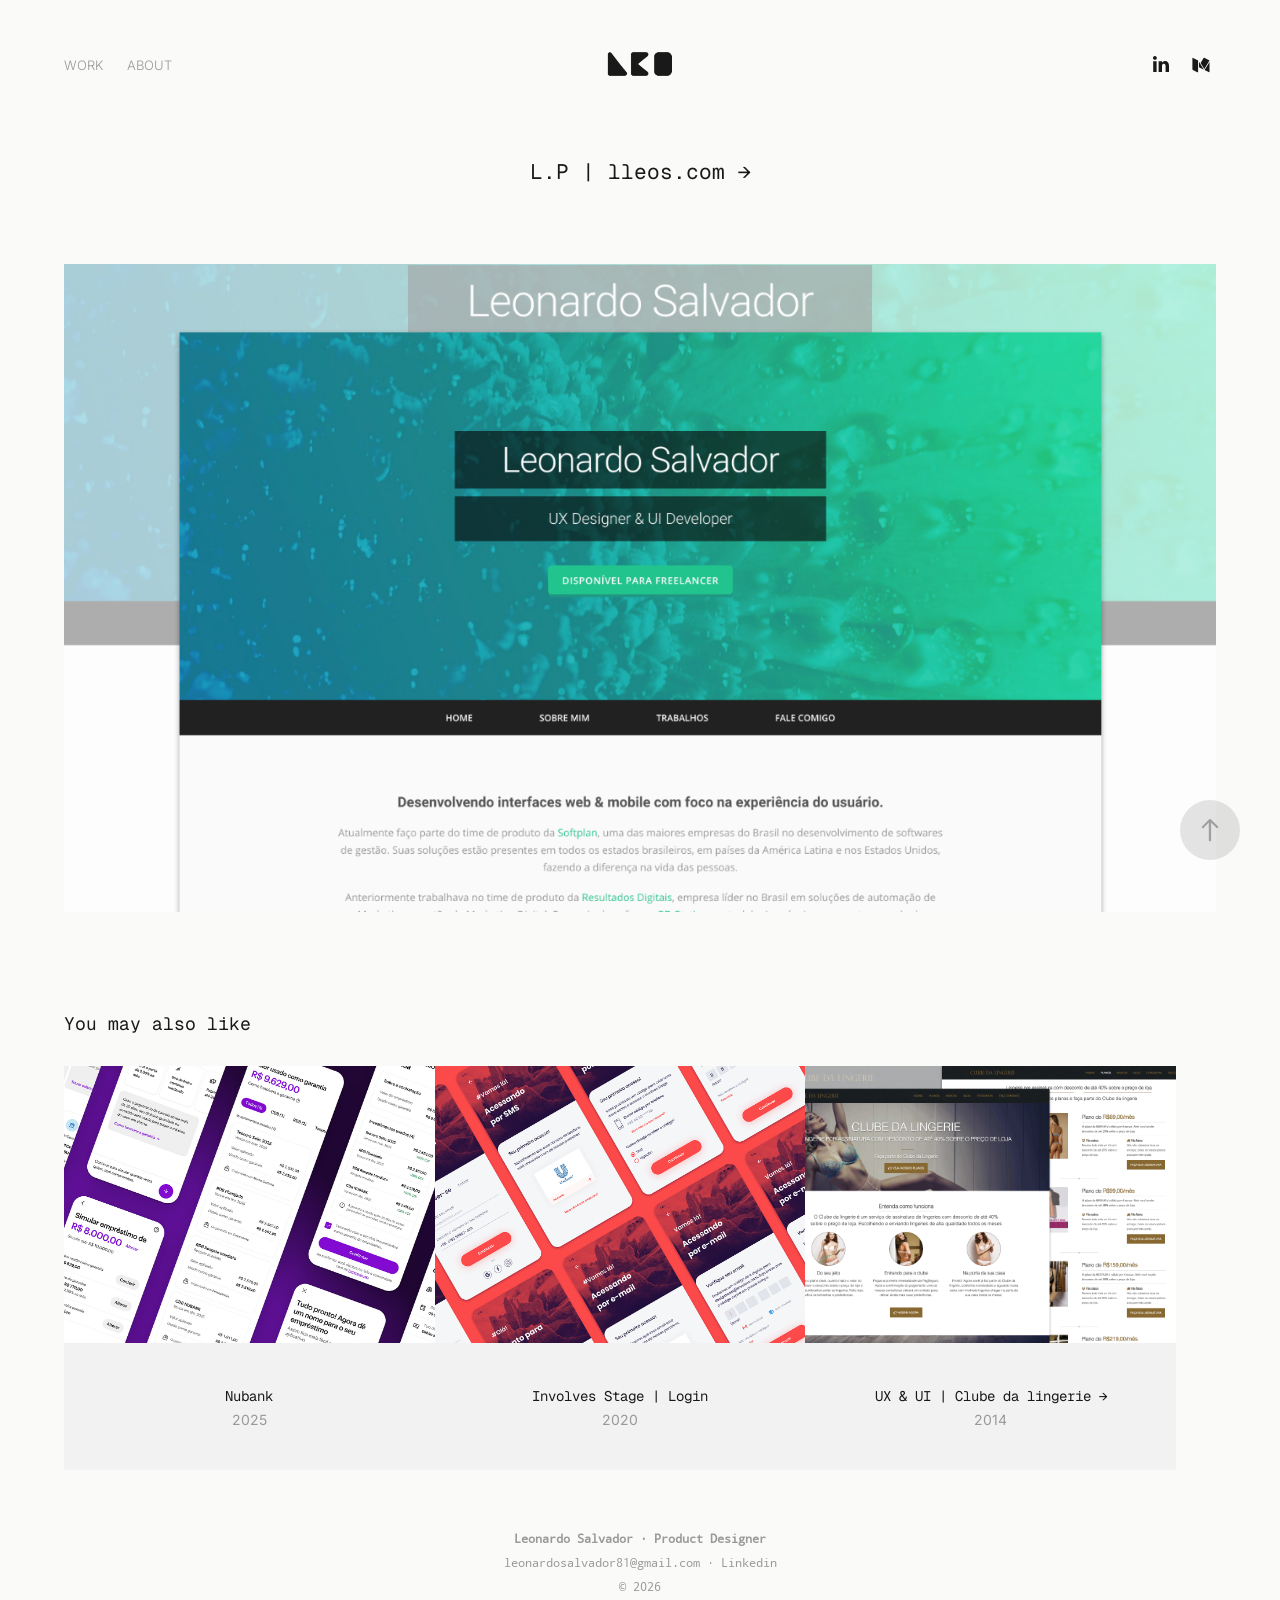
<file: lleoscom.html>
<!DOCTYPE HTML>
<html lang="en-US">
<head>
  <meta charset="UTF-8" />
  <meta name="viewport" content="width=device-width, initial-scale=1" />
      <meta name="keywords"  content="Product Designer,Portfolio,UX Designer,UI Designer,UX,UI,UI &amp; UI,Leonardo Salvador,Product Design Portfolio,Digital Products,Fintech Design" />
      <meta name="description"  content="Product Designer with experience building and scaling complex digital and financial products. Portfolio featuring real-world case studies across fintech and platforms." />
      <meta name="twitter:card"  content="summary_large_image" />
      <meta name="twitter:site"  content="@lleos" />
      <meta  property="og:title" content="Leonardo Salvador | Product Designer · UX · Digital Products - L.P | lleos.com →" />
      <meta  property="og:description" content="Product Designer with experience building and scaling complex digital and financial products. Portfolio featuring real-world case studies across fintech and platforms." />
      <meta  property="og:image" content="assets/images/818a186a-c092-45ee-b243-b78d523cc841_car_4x3.png" />
        <link rel="icon" href="assets/images/13adc325-6b82-43f4-a255-717498464987_carw_1x1x32.png" />
<title>Leonardo Salvador | Product Designer · UX · Digital Products - L.P | lleos.com →</title>
    
    <link rel="stylesheet" href="assets/css/fonts.css" type="text/css" />
    <link rel="stylesheet" href="assets/css/theme.css" type="text/css" />
    <link rel="stylesheet" href="assets/css/main.css" type="text/css" />
    <script type="text/javascript">
      (function(c,l,a,r,i,t,y){
          c[a]=c[a]||function(){(c[a].q=c[a].q||[]).push(arguments)};
          t=l.createElement(r);t.async=1;t.src="https://www.clarity.ms/tag/"+i;
          y=l.getElementsByTagName(r)[0];y.parentNode.insertBefore(t,y);
      })(window, document, "clarity", "script", "x3ifr281wq");
    </script>
    <script type="text/javascript" src="assets/js/site.js" defer></script>
</head>
  <body>  <div class='page-background-video page-background-video-with-panel'>
  </div>
  <div class="js-responsive-nav">
    <div class="responsive-nav has-social">
      <div class="responsive-nav__contents">
        <div class="close-responsive-click-area js-close-responsive-nav">
          <div class="close-responsive-button"></div>
        </div>
            <nav class="nav-container" data-hover-hint="nav" data-hover-hint-placement="bottom-start">
                <div class="gallery-title"><a href="index.html" >Work</a></div>
      <div class="page-title">
        <a href="about.html" >About</a>
      </div>
            </nav>
          <div class="social pf-nav-social" data-context="theme.nav" data-hover-hint="navSocialIcons" data-hover-hint-placement="bottom-start">
            <ul>
                    <li>
                      <a href="https://www.linkedin.com/in/lleos/" target="_blank">
                        <svg version="1.1" id="Layer_1" xmlns="http://www.w3.org/2000/svg" xmlns:xlink="http://www.w3.org/1999/xlink" viewBox="0 0 30 24" style="enable-background:new 0 0 30 24;" xml:space="preserve" class="icon">
                        <path id="path-1_24_" d="M19.6,19v-5.8c0-1.4-0.5-2.4-1.7-2.4c-1,0-1.5,0.7-1.8,1.3C16,12.3,16,12.6,16,13v6h-3.4
                          c0,0,0.1-9.8,0-10.8H16v1.5c0,0,0,0,0,0h0v0C16.4,9,17.2,7.9,19,7.9c2.3,0,4,1.5,4,4.9V19H19.6z M8.9,6.7L8.9,6.7
                          C7.7,6.7,7,5.9,7,4.9C7,3.8,7.8,3,8.9,3s1.9,0.8,1.9,1.9C10.9,5.9,10.1,6.7,8.9,6.7z M10.6,19H7.2V8.2h3.4V19z"/>
                        </svg>
                      </a>
                    </li>
                    <li>
                      <a href="https://medium.com/@lleos" target="_blank">
                        <svg version="1.1" id="Layer_1" xmlns="http://www.w3.org/2000/svg" xmlns:xlink="http://www.w3.org/1999/xlink" viewBox="0 0 30 24" style="enable-background:new 0 0 30 24;" xml:space="preserve" class="icon">
                        <g>
                          <path class="st0" d="M23.5,7.4C23.5,7.4,23.5,7.4,23.5,7.4L23.5,7.4l-5.2-2.6c0,0-0.1,0-0.1,0c0,0-0.1,0-0.1,0
                            c-0.2,0-0.4,0.1-0.5,0.3l-3,4.8l3.7,6.1L23.5,7.4C23.5,7.5,23.5,7.4,23.5,7.4z"/>
                          <polygon class="st0" points="13,8.8 13,14.3 17.9,16.7   "/>
                          <path class="st0" d="M18.6,17.1l4,2c0.5,0.3,0.9,0.1,0.9-0.4V9L18.6,17.1z"/>
                          <path class="st0" d="M12.1,7.4l-5-2.5C7,4.9,6.9,4.8,6.8,4.8C6.6,4.8,6.4,5,6.4,5.3v10.9c0,0.3,0.2,0.6,0.5,0.8l4.4,2.2
                            c0.1,0.1,0.2,0.1,0.3,0.1c0.3,0,0.5-0.2,0.5-0.6L12.1,7.4C12.1,7.5,12.1,7.4,12.1,7.4z"/>
                        </g>
                        </svg>
                      </a>
                    </li>
            </ul>
          </div>
      </div>
    </div>
  </div>
  <div class="site-wrap cfix">
    <div class="site-container">
      <div class="site-content e2e-site-content">
          <header class="site-header js-site-header " data-context="theme.nav" data-hover-hint="nav" data-hover-hint-placement="top-start">
              <nav class="nav-container" data-hover-hint="nav" data-hover-hint-placement="bottom-start">
                <div class="gallery-title"><a href="index.html" >Work</a></div>
      <div class="page-title">
        <a href="about.html" >About</a>
      </div>
              </nav>
              <div class="logo-wrap" data-context="theme.logo.header" data-hover-hint="logo" data-hover-hint-placement="bottom-start">
                <div class="logo e2e-site-logo-text logo-image  ">
    <a href="index.html" class="image-normal image-link">
      <img src="assets/images/36c4798f-9c29-4a35-9ccb-78d7451b9d5c_rwc_2x0x242x98x4096.png" alt="Leonardo Salvador">
    </a>
                </div>
              </div>
              <div class="social pf-nav-social" data-context="theme.nav" data-hover-hint="navSocialIcons" data-hover-hint-placement="bottom-start">
                <ul>
                        <li>
                          <a href="https://www.linkedin.com/in/lleos/" target="_blank">
                            <svg version="1.1" id="Layer_1" xmlns="http://www.w3.org/2000/svg" xmlns:xlink="http://www.w3.org/1999/xlink" viewBox="0 0 30 24" style="enable-background:new 0 0 30 24;" xml:space="preserve" class="icon">
                            <path id="path-1_24_" d="M19.6,19v-5.8c0-1.4-0.5-2.4-1.7-2.4c-1,0-1.5,0.7-1.8,1.3C16,12.3,16,12.6,16,13v6h-3.4
                              c0,0,0.1-9.8,0-10.8H16v1.5c0,0,0,0,0,0h0v0C16.4,9,17.2,7.9,19,7.9c2.3,0,4,1.5,4,4.9V19H19.6z M8.9,6.7L8.9,6.7
                              C7.7,6.7,7,5.9,7,4.9C7,3.8,7.8,3,8.9,3s1.9,0.8,1.9,1.9C10.9,5.9,10.1,6.7,8.9,6.7z M10.6,19H7.2V8.2h3.4V19z"/>
                            </svg>
                          </a>
                        </li>
                        <li>
                          <a href="https://medium.com/@lleos" target="_blank">
                            <svg version="1.1" id="Layer_1" xmlns="http://www.w3.org/2000/svg" xmlns:xlink="http://www.w3.org/1999/xlink" viewBox="0 0 30 24" style="enable-background:new 0 0 30 24;" xml:space="preserve" class="icon">
                            <g>
                              <path class="st0" d="M23.5,7.4C23.5,7.4,23.5,7.4,23.5,7.4L23.5,7.4l-5.2-2.6c0,0-0.1,0-0.1,0c0,0-0.1,0-0.1,0
                                c-0.2,0-0.4,0.1-0.5,0.3l-3,4.8l3.7,6.1L23.5,7.4C23.5,7.5,23.5,7.4,23.5,7.4z"/>
                              <polygon class="st0" points="13,8.8 13,14.3 17.9,16.7   "/>
                              <path class="st0" d="M18.6,17.1l4,2c0.5,0.3,0.9,0.1,0.9-0.4V9L18.6,17.1z"/>
                              <path class="st0" d="M12.1,7.4l-5-2.5C7,4.9,6.9,4.8,6.8,4.8C6.6,4.8,6.4,5,6.4,5.3v10.9c0,0.3,0.2,0.6,0.5,0.8l4.4,2.2
                                c0.1,0.1,0.2,0.1,0.3,0.1c0.3,0,0.5-0.2,0.5-0.6L12.1,7.4C12.1,7.5,12.1,7.4,12.1,7.4z"/>
                            </g>
                            </svg>
                          </a>
                        </li>
                </ul>
              </div>
              <div class="hamburger-click-area js-hamburger">
                <div class="hamburger">
                  <i></i>
                  <i></i>
                  <i></i>
                </div>
              </div>
          </header>
        <main>
  <div class="page-container js-site-wrap" data-context="page.page.container" data-hover-hint="pageContainer">
    <section class="page standard-modules">
        <header class="page-header content" data-context="pages" data-identity="id:p5f2432a975d9868e860585ab9dde731d9a859ab4fdb39662ae8ce" data-hover-hint="pageHeader" data-hover-hint-id="p5f2432a975d9868e860585ab9dde731d9a859ab4fdb39662ae8ce">
            <h1 class="title preserve-whitespace e2e-site-logo-text">L.P | lleos.com →</h1>
            <p class="description"></p>
        </header>
      <div class="page-content js-page-content" data-context="pages" data-identity="id:p5f2432a975d9868e860585ab9dde731d9a859ab4fdb39662ae8ce">
        <div id="project-canvas" class="js-project-modules modules content">
          <div id="project-modules">
              
              <div class="project-module module image project-module-image js-js-project-module" >

  

  
     <div class="js-lightbox" data-src="assets/images/1df1891b-1b34-4b9d-9d08-bcf98c4a1338.png">
           <img
             class="e2e-site-project-module-image image-loaded"
             src="assets/images/1df1891b-1b34-4b9d-9d08-bcf98c4a1338_rw_1920.png"
             srcset="assets/images/1df1891b-1b34-4b9d-9d08-bcf98c4a1338_rw_600.png 600w, assets/images/1df1891b-1b34-4b9d-9d08-bcf98c4a1338_rw_1200.png 1200w, assets/images/1df1891b-1b34-4b9d-9d08-bcf98c4a1338_rw_1920.png 1366w, "
             sizes="(max-width: 1366px) 100vw, 1366px"
             style="display: block; width: 100%; height: auto;"
           >
     </div>
  

</div>

              
              
              
              
              
              
              
              
          </div>
        </div>
      </div>
    </section>
          <section class="other-projects" data-context="page.page.other_pages" data-hover-hint="otherPages">
            <div class="title-wrapper">
              <div class="title-container">
                  <h3 class="other-projects-title preserve-whitespace">You may also like</h3>
              </div>
            </div>
            <div class="project-covers">
                  <a class="project-cover js-project-cover-touch hold-space" href="nubank-case-study.html" data-context="pages" data-identity="id:p6970dba1eeb584053d0c15f6a58653f60ad22353cb3f7d648baab">
                      <div class="cover-image-wrap">
                        <div class="cover-image">
                            <div class="cover cover-normal">

            <img
             class="cover__img image-loaded"
             src="assets/images/402b8898-0b54-446c-a763-d3b17bb9fd54_rwc_903x0x4320x3240x4320.jpg"
             srcset="assets/images/402b8898-0b54-446c-a763-d3b17bb9fd54_rwc_903x0x4320x3240x640.jpg 640w,  assets/images/402b8898-0b54-446c-a763-d3b17bb9fd54_rwc_903x0x4320x3240x1280.jpg 1280w,  assets/images/402b8898-0b54-446c-a763-d3b17bb9fd54_rwc_903x0x4320x3240x1366.jpg 1366w,  assets/images/402b8898-0b54-446c-a763-d3b17bb9fd54_rwc_903x0x4320x3240x1920.jpg 1920w,  assets/images/402b8898-0b54-446c-a763-d3b17bb9fd54_rwc_903x0x4320x3240x2560.jpg 2560w,  assets/images/402b8898-0b54-446c-a763-d3b17bb9fd54_rwc_903x0x4320x3240x5120.jpg 5120w"
             sizes="(max-width: 540px) 100vw, (max-width: 768px) 50vw, 100vw"
             loading="lazy"
           >
                                      </div>
                        </div>
                      </div>
                    <div class="details-wrap">
                      <div class="details">
                        <div class="details-inner">
                            <div class="title preserve-whitespace">Nubank</div>
                            <div class="date">2025</div>
                        </div>
                      </div>
                    </div>
                  </a>
                  <a class="project-cover js-project-cover-touch hold-space" href="involves-stage-sign-in-and-sign-up.html" data-context="pages" data-identity="id:p5f2c1cb92f15f0fe3629ab96b59e858323330f6c4e144d2a82383">
                      <div class="cover-image-wrap">
                        <div class="cover-image">
                            <div class="cover cover-normal">

            <img
             class="cover__img image-loaded"
             src="assets/images/db76cd25-1dc8-4609-bf8d-7ae03d1290d0_car_4x3.png"
             srcset="assets/images/db76cd25-1dc8-4609-bf8d-7ae03d1290d0_carw_4x3x640.png 640w,  assets/images/db76cd25-1dc8-4609-bf8d-7ae03d1290d0_carw_4x3x1280.png 1280w,  assets/images/db76cd25-1dc8-4609-bf8d-7ae03d1290d0_carw_4x3x1366.png 1366w,  assets/images/db76cd25-1dc8-4609-bf8d-7ae03d1290d0_carw_4x3x1920.png 1920w,  assets/images/db76cd25-1dc8-4609-bf8d-7ae03d1290d0_carw_4x3x2560.png 2560w,  assets/images/db76cd25-1dc8-4609-bf8d-7ae03d1290d0_carw_4x3x5120.png 5120w"
             sizes="(max-width: 540px) 100vw, (max-width: 768px) 50vw, 100vw"
             loading="lazy"
           >
                                      </div>
                        </div>
                      </div>
                    <div class="details-wrap">
                      <div class="details">
                        <div class="details-inner">
                            <div class="title preserve-whitespace">Involves Stage | Login</div>
                            <div class="date">2020</div>
                        </div>
                      </div>
                    </div>
                  </a>
                  <a class="project-cover js-project-cover-touch hold-space" href="clube-da-lingerie.html" data-context="pages" data-identity="id:p5f2432aa03e641f978828c2000d1e87cc85dbe75e03bebce02371">
                      <div class="cover-image-wrap">
                        <div class="cover-image">
                            <div class="cover cover-normal">

            <img
             class="cover__img image-loaded"
             src="assets/images/c820d2c9-9b81-4405-81a7-457db50a79fa_car_4x3.png"
             srcset="assets/images/c820d2c9-9b81-4405-81a7-457db50a79fa_carw_4x3x640.png 640w,  assets/images/c820d2c9-9b81-4405-81a7-457db50a79fa_carw_4x3x1280.png 1280w,  assets/images/c820d2c9-9b81-4405-81a7-457db50a79fa_carw_4x3x1366.png 1366w,  assets/images/c820d2c9-9b81-4405-81a7-457db50a79fa_carw_4x3x1920.png 1920w,  assets/images/c820d2c9-9b81-4405-81a7-457db50a79fa_carw_4x3x2560.png 2560w,  assets/images/c820d2c9-9b81-4405-81a7-457db50a79fa_carw_4x3x5120.png 5120w"
             sizes="(max-width: 540px) 100vw, (max-width: 768px) 50vw, 100vw"
             loading="lazy"
           >
                                      </div>
                        </div>
                      </div>
                    <div class="details-wrap">
                      <div class="details">
                        <div class="details-inner">
                            <div class="title preserve-whitespace">UX &amp; UI | Clube da lingerie →</div>
                            <div class="date">2014</div>
                        </div>
                      </div>
                    </div>
                  </a>
                  <a class="project-cover js-project-cover-touch hold-space" href="leosoft.html" data-context="pages" data-identity="id:p5f2432aa38b1c08e232b39d40809edb8d7bba8c57dfd5383f7542">
                      <div class="cover-image-wrap">
                        <div class="cover-image">
                            <div class="cover cover-normal">

            <img
             class="cover__img image-loaded"
             src="assets/images/7fce55a0-1e4f-4744-bc46-47f794152298_car_4x3.png"
             srcset="assets/images/7fce55a0-1e4f-4744-bc46-47f794152298_carw_4x3x640.png 640w,  assets/images/7fce55a0-1e4f-4744-bc46-47f794152298_carw_4x3x1280.png 1280w,  assets/images/7fce55a0-1e4f-4744-bc46-47f794152298_carw_4x3x1366.png 1366w,  assets/images/7fce55a0-1e4f-4744-bc46-47f794152298_carw_4x3x1920.png 1920w,  assets/images/7fce55a0-1e4f-4744-bc46-47f794152298_carw_4x3x2560.png 2560w,  assets/images/7fce55a0-1e4f-4744-bc46-47f794152298_carw_4x3x5120.png 5120w"
             sizes="(max-width: 540px) 100vw, (max-width: 768px) 50vw, 100vw"
             loading="lazy"
           >
                                      </div>
                        </div>
                      </div>
                    <div class="details-wrap">
                      <div class="details">
                        <div class="details-inner">
                            <div class="title preserve-whitespace">UX &amp; UI | Leosoft →</div>
                            <div class="date">2015</div>
                        </div>
                      </div>
                    </div>
                  </a>
                  <a class="project-cover js-project-cover-touch hold-space" href="prpromotora-de-credito.html" data-context="pages" data-identity="id:p5f2432a9c32cdef3400ecabf371e76af1559ee072a9df7aef0cd9">
                      <div class="cover-image-wrap">
                        <div class="cover-image">
                            <div class="cover cover-normal">

            <img
             class="cover__img image-loaded"
             src="assets/images/9bbbff68-b5ce-4099-a0b0-fd24793a7118_car_4x3.png"
             srcset="assets/images/9bbbff68-b5ce-4099-a0b0-fd24793a7118_carw_4x3x640.png 640w,  assets/images/9bbbff68-b5ce-4099-a0b0-fd24793a7118_carw_4x3x1280.png 1280w,  assets/images/9bbbff68-b5ce-4099-a0b0-fd24793a7118_carw_4x3x1366.png 1366w,  assets/images/9bbbff68-b5ce-4099-a0b0-fd24793a7118_carw_4x3x1920.png 1920w,  assets/images/9bbbff68-b5ce-4099-a0b0-fd24793a7118_carw_4x3x2560.png 2560w,  assets/images/9bbbff68-b5ce-4099-a0b0-fd24793a7118_carw_4x3x5120.png 5120w"
             sizes="(max-width: 540px) 100vw, (max-width: 768px) 50vw, 100vw"
             loading="lazy"
           >
                                      </div>
                        </div>
                      </div>
                    <div class="details-wrap">
                      <div class="details">
                        <div class="details-inner">
                            <div class="title preserve-whitespace">PR Promotora de Crédito →</div>
                            <div class="date">2014</div>
                        </div>
                      </div>
                    </div>
                  </a>
                  <a class="project-cover js-project-cover-touch hold-space" href="ebanx-cashback.html" data-context="pages" data-identity="id:p5f2853f114649176d69917e9a3828abc413877c2db40be66c3e84">
                      <div class="cover-image-wrap">
                        <div class="cover-image">
                            <div class="cover cover-normal">

            <img
             class="cover__img image-loaded"
             src="assets/images/52fb2d6d-1766-4935-b0fd-61257729c979_car_4x3.png"
             srcset="assets/images/52fb2d6d-1766-4935-b0fd-61257729c979_carw_4x3x640.png 640w,  assets/images/52fb2d6d-1766-4935-b0fd-61257729c979_carw_4x3x1280.png 1280w,  assets/images/52fb2d6d-1766-4935-b0fd-61257729c979_carw_4x3x1366.png 1366w,  assets/images/52fb2d6d-1766-4935-b0fd-61257729c979_carw_4x3x1920.png 1920w,  assets/images/52fb2d6d-1766-4935-b0fd-61257729c979_carw_4x3x2560.png 2560w,  assets/images/52fb2d6d-1766-4935-b0fd-61257729c979_carw_4x3x5120.png 5120w"
             sizes="(max-width: 540px) 100vw, (max-width: 768px) 50vw, 100vw"
             loading="lazy"
           >
                                      </div>
                        </div>
                      </div>
                    <div class="details-wrap">
                      <div class="details">
                        <div class="details-inner">
                            <div class="title preserve-whitespace">EBANX | Cashback →</div>
                            <div class="date">2020</div>
                        </div>
                      </div>
                    </div>
                  </a>
                  <a class="project-cover js-project-cover-touch hold-space" href="elegance.html" data-context="pages" data-identity="id:p5f2432aa5da6800f6861b8034212dc478aad6185f7819e514a20f">
                      <div class="cover-image-wrap">
                        <div class="cover-image">
                            <div class="cover cover-normal">

            <img
             class="cover__img image-loaded"
             src="assets/images/c8bc04ce-859c-4aad-a7b6-8667f48d7e31_car_4x3.png"
             srcset="assets/images/c8bc04ce-859c-4aad-a7b6-8667f48d7e31_carw_4x3x640.png 640w,  assets/images/c8bc04ce-859c-4aad-a7b6-8667f48d7e31_carw_4x3x1280.png 1280w,  assets/images/c8bc04ce-859c-4aad-a7b6-8667f48d7e31_carw_4x3x1366.png 1366w,  assets/images/c8bc04ce-859c-4aad-a7b6-8667f48d7e31_carw_4x3x1920.png 1920w,  assets/images/c8bc04ce-859c-4aad-a7b6-8667f48d7e31_carw_4x3x2560.png 2560w,  assets/images/c8bc04ce-859c-4aad-a7b6-8667f48d7e31_carw_4x3x5120.png 5120w"
             sizes="(max-width: 540px) 100vw, (max-width: 768px) 50vw, 100vw"
             loading="lazy"
           >
                                      </div>
                        </div>
                      </div>
                    <div class="details-wrap">
                      <div class="details">
                        <div class="details-inner">
                            <div class="title preserve-whitespace">UX &amp; UI | Elegance  →</div>
                            <div class="date">2016</div>
                        </div>
                      </div>
                    </div>
                  </a>
                  <a class="project-cover js-project-cover-touch hold-space" href="ebanx-go-case-study.html" data-context="pages" data-identity="id:p6294f7644074626517732987016b66bf3d9bfc13a47a10e72a71d">
                      <div class="cover-image-wrap">
                        <div class="cover-image">
                            <div class="cover cover-normal">

            <img
             class="cover__img image-loaded"
             src="assets/images/2cb626e4-7eb5-4bc4-a6dd-fb0035d34fb0_rwc_102x17209x2053x1539x2053.jpg"
             srcset="assets/images/2cb626e4-7eb5-4bc4-a6dd-fb0035d34fb0_rwc_102x17209x2053x1539x640.jpg 640w,  assets/images/2cb626e4-7eb5-4bc4-a6dd-fb0035d34fb0_rwc_102x17209x2053x1539x1280.jpg 1280w,  assets/images/2cb626e4-7eb5-4bc4-a6dd-fb0035d34fb0_rwc_102x17209x2053x1539x1366.jpg 1366w,  assets/images/2cb626e4-7eb5-4bc4-a6dd-fb0035d34fb0_rwc_102x17209x2053x1539x1920.jpg 1920w,  assets/images/2cb626e4-7eb5-4bc4-a6dd-fb0035d34fb0_rwc_102x17209x2053x1539x2560.jpg 2560w,  assets/images/2cb626e4-7eb5-4bc4-a6dd-fb0035d34fb0_rwc_102x17209x2053x1539x2053.jpg 5120w"
             sizes="(max-width: 540px) 100vw, (max-width: 768px) 50vw, 100vw"
             loading="lazy"
           >
                                      </div>
                        </div>
                      </div>
                    <div class="details-wrap">
                      <div class="details">
                        <div class="details-inner">
                            <div class="title preserve-whitespace">EBANX GO</div>
                            <div class="date">2021</div>
                        </div>
                      </div>
                    </div>
                  </a>
                  <a class="project-cover js-project-cover-touch hold-space" href="mettzer.html" data-context="pages" data-identity="id:p5f2432aa810957a58f27f7e72a7eea9249f383ad8c22282803e79">
                      <div class="cover-image-wrap">
                        <div class="cover-image">
                            <div class="cover cover-normal">

            <img
             class="cover__img image-loaded"
             src="assets/images/0b931c91-cfef-4d69-a0da-e64cfbc2b387_car_4x3.png"
             srcset="assets/images/0b931c91-cfef-4d69-a0da-e64cfbc2b387_carw_4x3x640.png 640w,  assets/images/0b931c91-cfef-4d69-a0da-e64cfbc2b387_carw_4x3x1280.png 1280w,  assets/images/0b931c91-cfef-4d69-a0da-e64cfbc2b387_carw_4x3x1366.png 1366w,  assets/images/0b931c91-cfef-4d69-a0da-e64cfbc2b387_carw_4x3x1920.png 1920w,  assets/images/0b931c91-cfef-4d69-a0da-e64cfbc2b387_carw_4x3x2560.png 2560w,  assets/images/0b931c91-cfef-4d69-a0da-e64cfbc2b387_carw_4x3x5120.png 5120w"
             sizes="(max-width: 540px) 100vw, (max-width: 768px) 50vw, 100vw"
             loading="lazy"
           >
                                      </div>
                        </div>
                      </div>
                    <div class="details-wrap">
                      <div class="details">
                        <div class="details-inner">
                            <div class="title preserve-whitespace">L.P | Mettzer →</div>
                            <div class="date">2018</div>
                        </div>
                      </div>
                    </div>
                  </a>
                  <a class="project-cover js-project-cover-touch hold-space" href="buscacred.html" data-context="pages" data-identity="id:p5f2432a99fdd4db1dcffe29a6cdd75c93ba117a2030f24cc2c483">
                      <div class="cover-image-wrap">
                        <div class="cover-image">
                            <div class="cover cover-normal">

            <img
             class="cover__img image-loaded"
             src="assets/images/c2d8f89a-be39-4aa1-9ca6-da631fae4a83_car_4x3.png"
             srcset="assets/images/c2d8f89a-be39-4aa1-9ca6-da631fae4a83_carw_4x3x640.png 640w,  assets/images/c2d8f89a-be39-4aa1-9ca6-da631fae4a83_carw_4x3x1280.png 1280w,  assets/images/c2d8f89a-be39-4aa1-9ca6-da631fae4a83_carw_4x3x1366.png 1366w,  assets/images/c2d8f89a-be39-4aa1-9ca6-da631fae4a83_carw_4x3x1920.png 1920w,  assets/images/c2d8f89a-be39-4aa1-9ca6-da631fae4a83_carw_4x3x2560.png 2560w,  assets/images/c2d8f89a-be39-4aa1-9ca6-da631fae4a83_carw_4x3x5120.png 5120w"
             sizes="(max-width: 540px) 100vw, (max-width: 768px) 50vw, 100vw"
             loading="lazy"
           >
                                      </div>
                        </div>
                      </div>
                    <div class="details-wrap">
                      <div class="details">
                        <div class="details-inner">
                            <div class="title preserve-whitespace">UX &amp; UI | Buscacred →</div>
                            <div class="date">2012</div>
                        </div>
                      </div>
                    </div>
                  </a>
            </div>
          </section>
        <section class="back-to-top" data-hover-hint="backToTop">
          <a href="lleoscom.html#"><span class="arrow">&uarr;</span><span class="preserve-whitespace">Back to Top</span></a>
        </section>
        <a class="back-to-top-fixed js-back-to-top back-to-top-fixed-with-panel" data-hover-hint="backToTop" data-hover-hint-placement="top-start" href="lleoscom.html#">
          <svg version="1.1" id="Layer_1" xmlns="http://www.w3.org/2000/svg" xmlns:xlink="http://www.w3.org/1999/xlink" x="0px" y="0px"
           viewBox="0 0 26 26" style="enable-background:new 0 0 26 26;" xml:space="preserve" class="icon icon-back-to-top">
          <g>
            <path d="M13.8,1.3L21.6,9c0.1,0.1,0.1,0.3,0.2,0.4c0.1,0.1,0.1,0.3,0.1,0.4s0,0.3-0.1,0.4c-0.1,0.1-0.1,0.3-0.3,0.4
              c-0.1,0.1-0.2,0.2-0.4,0.3c-0.2,0.1-0.3,0.1-0.4,0.1c-0.1,0-0.3,0-0.4-0.1c-0.2-0.1-0.3-0.2-0.4-0.3L14.2,5l0,19.1
              c0,0.2-0.1,0.3-0.1,0.5c0,0.1-0.1,0.3-0.3,0.4c-0.1,0.1-0.2,0.2-0.4,0.3c-0.1,0.1-0.3,0.1-0.5,0.1c-0.1,0-0.3,0-0.4-0.1
              c-0.1-0.1-0.3-0.1-0.4-0.3c-0.1-0.1-0.2-0.2-0.3-0.4c-0.1-0.1-0.1-0.3-0.1-0.5l0-19.1l-5.7,5.7C6,10.8,5.8,10.9,5.7,11
              c-0.1,0.1-0.3,0.1-0.4,0.1c-0.2,0-0.3,0-0.4-0.1c-0.1-0.1-0.3-0.2-0.4-0.3c-0.1-0.1-0.1-0.2-0.2-0.4C4.1,10.2,4,10.1,4.1,9.9
              c0-0.1,0-0.3,0.1-0.4c0-0.1,0.1-0.3,0.3-0.4l7.7-7.8c0.1,0,0.2-0.1,0.2-0.1c0,0,0.1-0.1,0.2-0.1c0.1,0,0.2,0,0.2-0.1
              c0.1,0,0.1,0,0.2,0c0,0,0.1,0,0.2,0c0.1,0,0.2,0,0.2,0.1c0.1,0,0.1,0.1,0.2,0.1C13.7,1.2,13.8,1.2,13.8,1.3z"/>
          </g>
          </svg>
        </a>
  </div>
              <footer class="site-footer" data-hover-hint="footer">
                <div class="footer-text">
                  <strong>Leonardo Salvador · Product Designer </strong> <br> <a href="mailto:leonardosalvador81@gmail.com">leonardosalvador81@gmail.com</a> · <a href="https://www.linkedin.com/in/lleos/" target="_blank">Linkedin</a><br> © 2026
                </div>
              </footer>
        </main>
      </div>
    </div>
  </div>
</body>
<script type="text/javascript">
  // fix for Safari's back/forward cache
  window.onpageshow = function(e) {
    if (e.persisted) { window.location.reload(); }
  };
</script>
  </html>
</file>
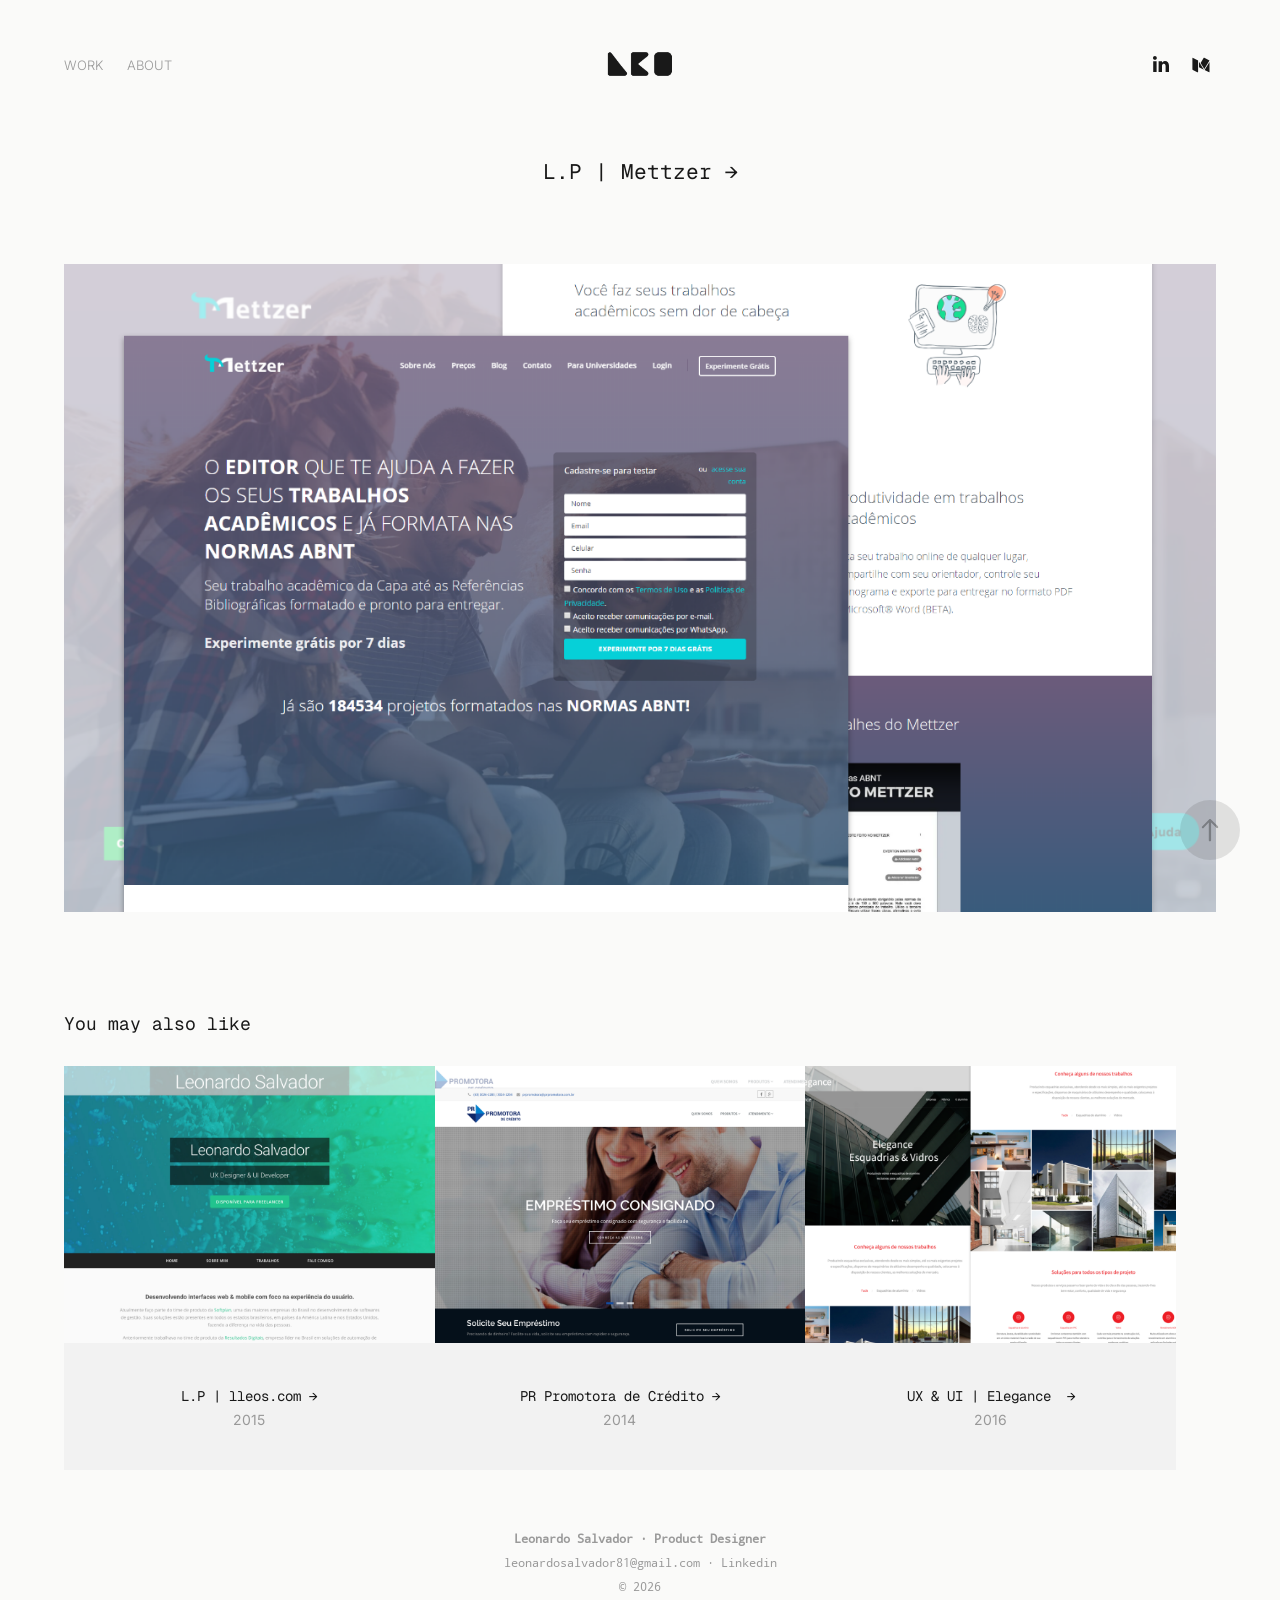
<file: mettzer.html>
<!DOCTYPE HTML>
<html lang="en-US">
<head>
  <meta charset="UTF-8" />
  <meta name="viewport" content="width=device-width, initial-scale=1" />
      <meta name="keywords"  content="Product Designer,Portfolio,UX Designer,UI Designer,UX,UI,UI &amp; UI,Leonardo Salvador,Product Design Portfolio,Digital Products,Fintech Design" />
      <meta name="description"  content="Product Designer with experience building and scaling complex digital and financial products. Portfolio featuring real-world case studies across fintech and platforms." />
      <meta name="twitter:card"  content="summary_large_image" />
      <meta name="twitter:site"  content="@lleos" />
      <meta  property="og:title" content="Leonardo Salvador | Product Designer · UX · Digital Products - L.P | Mettzer →" />
      <meta  property="og:description" content="Product Designer with experience building and scaling complex digital and financial products. Portfolio featuring real-world case studies across fintech and platforms." />
      <meta  property="og:image" content="assets/images/0b931c91-cfef-4d69-a0da-e64cfbc2b387_car_4x3.png" />
        <link rel="icon" href="assets/images/13adc325-6b82-43f4-a255-717498464987_carw_1x1x32.png" />
<title>Leonardo Salvador | Product Designer · UX · Digital Products - L.P | Mettzer →</title>
    
    <link rel="stylesheet" href="assets/css/fonts.css" type="text/css" />
    <link rel="stylesheet" href="assets/css/theme.css" type="text/css" />
    <link rel="stylesheet" href="assets/css/main.css" type="text/css" />
    <script type="text/javascript">
      (function(c,l,a,r,i,t,y){
          c[a]=c[a]||function(){(c[a].q=c[a].q||[]).push(arguments)};
          t=l.createElement(r);t.async=1;t.src="https://www.clarity.ms/tag/"+i;
          y=l.getElementsByTagName(r)[0];y.parentNode.insertBefore(t,y);
      })(window, document, "clarity", "script", "x3ifr281wq");
    </script>
    <script type="text/javascript" src="assets/js/site.js" defer></script>
</head>
  <body>  <div class='page-background-video page-background-video-with-panel'>
  </div>
  <div class="js-responsive-nav">
    <div class="responsive-nav has-social">
      <div class="responsive-nav__contents">
        <div class="close-responsive-click-area js-close-responsive-nav">
          <div class="close-responsive-button"></div>
        </div>
            <nav class="nav-container" data-hover-hint="nav" data-hover-hint-placement="bottom-start">
                <div class="gallery-title"><a href="index.html" >Work</a></div>
      <div class="page-title">
        <a href="about.html" >About</a>
      </div>
            </nav>
          <div class="social pf-nav-social" data-context="theme.nav" data-hover-hint="navSocialIcons" data-hover-hint-placement="bottom-start">
            <ul>
                    <li>
                      <a href="https://www.linkedin.com/in/lleos/" target="_blank">
                        <svg version="1.1" id="Layer_1" xmlns="http://www.w3.org/2000/svg" xmlns:xlink="http://www.w3.org/1999/xlink" viewBox="0 0 30 24" style="enable-background:new 0 0 30 24;" xml:space="preserve" class="icon">
                        <path id="path-1_24_" d="M19.6,19v-5.8c0-1.4-0.5-2.4-1.7-2.4c-1,0-1.5,0.7-1.8,1.3C16,12.3,16,12.6,16,13v6h-3.4
                          c0,0,0.1-9.8,0-10.8H16v1.5c0,0,0,0,0,0h0v0C16.4,9,17.2,7.9,19,7.9c2.3,0,4,1.5,4,4.9V19H19.6z M8.9,6.7L8.9,6.7
                          C7.7,6.7,7,5.9,7,4.9C7,3.8,7.8,3,8.9,3s1.9,0.8,1.9,1.9C10.9,5.9,10.1,6.7,8.9,6.7z M10.6,19H7.2V8.2h3.4V19z"/>
                        </svg>
                      </a>
                    </li>
                    <li>
                      <a href="https://medium.com/@lleos" target="_blank">
                        <svg version="1.1" id="Layer_1" xmlns="http://www.w3.org/2000/svg" xmlns:xlink="http://www.w3.org/1999/xlink" viewBox="0 0 30 24" style="enable-background:new 0 0 30 24;" xml:space="preserve" class="icon">
                        <g>
                          <path class="st0" d="M23.5,7.4C23.5,7.4,23.5,7.4,23.5,7.4L23.5,7.4l-5.2-2.6c0,0-0.1,0-0.1,0c0,0-0.1,0-0.1,0
                            c-0.2,0-0.4,0.1-0.5,0.3l-3,4.8l3.7,6.1L23.5,7.4C23.5,7.5,23.5,7.4,23.5,7.4z"/>
                          <polygon class="st0" points="13,8.8 13,14.3 17.9,16.7   "/>
                          <path class="st0" d="M18.6,17.1l4,2c0.5,0.3,0.9,0.1,0.9-0.4V9L18.6,17.1z"/>
                          <path class="st0" d="M12.1,7.4l-5-2.5C7,4.9,6.9,4.8,6.8,4.8C6.6,4.8,6.4,5,6.4,5.3v10.9c0,0.3,0.2,0.6,0.5,0.8l4.4,2.2
                            c0.1,0.1,0.2,0.1,0.3,0.1c0.3,0,0.5-0.2,0.5-0.6L12.1,7.4C12.1,7.5,12.1,7.4,12.1,7.4z"/>
                        </g>
                        </svg>
                      </a>
                    </li>
            </ul>
          </div>
      </div>
    </div>
  </div>
  <div class="site-wrap cfix">
    <div class="site-container">
      <div class="site-content e2e-site-content">
          <header class="site-header js-site-header " data-context="theme.nav" data-hover-hint="nav" data-hover-hint-placement="top-start">
              <nav class="nav-container" data-hover-hint="nav" data-hover-hint-placement="bottom-start">
                <div class="gallery-title"><a href="index.html" >Work</a></div>
      <div class="page-title">
        <a href="about.html" >About</a>
      </div>
              </nav>
              <div class="logo-wrap" data-context="theme.logo.header" data-hover-hint="logo" data-hover-hint-placement="bottom-start">
                <div class="logo e2e-site-logo-text logo-image  ">
    <a href="index.html" class="image-normal image-link">
      <img src="assets/images/36c4798f-9c29-4a35-9ccb-78d7451b9d5c_rwc_2x0x242x98x4096.png" alt="Leonardo Salvador">
    </a>
                </div>
              </div>
              <div class="social pf-nav-social" data-context="theme.nav" data-hover-hint="navSocialIcons" data-hover-hint-placement="bottom-start">
                <ul>
                        <li>
                          <a href="https://www.linkedin.com/in/lleos/" target="_blank">
                            <svg version="1.1" id="Layer_1" xmlns="http://www.w3.org/2000/svg" xmlns:xlink="http://www.w3.org/1999/xlink" viewBox="0 0 30 24" style="enable-background:new 0 0 30 24;" xml:space="preserve" class="icon">
                            <path id="path-1_24_" d="M19.6,19v-5.8c0-1.4-0.5-2.4-1.7-2.4c-1,0-1.5,0.7-1.8,1.3C16,12.3,16,12.6,16,13v6h-3.4
                              c0,0,0.1-9.8,0-10.8H16v1.5c0,0,0,0,0,0h0v0C16.4,9,17.2,7.9,19,7.9c2.3,0,4,1.5,4,4.9V19H19.6z M8.9,6.7L8.9,6.7
                              C7.7,6.7,7,5.9,7,4.9C7,3.8,7.8,3,8.9,3s1.9,0.8,1.9,1.9C10.9,5.9,10.1,6.7,8.9,6.7z M10.6,19H7.2V8.2h3.4V19z"/>
                            </svg>
                          </a>
                        </li>
                        <li>
                          <a href="https://medium.com/@lleos" target="_blank">
                            <svg version="1.1" id="Layer_1" xmlns="http://www.w3.org/2000/svg" xmlns:xlink="http://www.w3.org/1999/xlink" viewBox="0 0 30 24" style="enable-background:new 0 0 30 24;" xml:space="preserve" class="icon">
                            <g>
                              <path class="st0" d="M23.5,7.4C23.5,7.4,23.5,7.4,23.5,7.4L23.5,7.4l-5.2-2.6c0,0-0.1,0-0.1,0c0,0-0.1,0-0.1,0
                                c-0.2,0-0.4,0.1-0.5,0.3l-3,4.8l3.7,6.1L23.5,7.4C23.5,7.5,23.5,7.4,23.5,7.4z"/>
                              <polygon class="st0" points="13,8.8 13,14.3 17.9,16.7   "/>
                              <path class="st0" d="M18.6,17.1l4,2c0.5,0.3,0.9,0.1,0.9-0.4V9L18.6,17.1z"/>
                              <path class="st0" d="M12.1,7.4l-5-2.5C7,4.9,6.9,4.8,6.8,4.8C6.6,4.8,6.4,5,6.4,5.3v10.9c0,0.3,0.2,0.6,0.5,0.8l4.4,2.2
                                c0.1,0.1,0.2,0.1,0.3,0.1c0.3,0,0.5-0.2,0.5-0.6L12.1,7.4C12.1,7.5,12.1,7.4,12.1,7.4z"/>
                            </g>
                            </svg>
                          </a>
                        </li>
                </ul>
              </div>
              <div class="hamburger-click-area js-hamburger">
                <div class="hamburger">
                  <i></i>
                  <i></i>
                  <i></i>
                </div>
              </div>
          </header>
        <main>
  <div class="page-container js-site-wrap" data-context="page.page.container" data-hover-hint="pageContainer">
    <section class="page standard-modules">
        <header class="page-header content" data-context="pages" data-identity="id:p5f2432aa810957a58f27f7e72a7eea9249f383ad8c22282803e79" data-hover-hint="pageHeader" data-hover-hint-id="p5f2432aa810957a58f27f7e72a7eea9249f383ad8c22282803e79">
            <h1 class="title preserve-whitespace e2e-site-logo-text">L.P | Mettzer →</h1>
            <p class="description"></p>
        </header>
      <div class="page-content js-page-content" data-context="pages" data-identity="id:p5f2432aa810957a58f27f7e72a7eea9249f383ad8c22282803e79">
        <div id="project-canvas" class="js-project-modules modules content">
          <div id="project-modules">
              
              <div class="project-module module image project-module-image js-js-project-module" >

  

  
     <div class="js-lightbox" data-src="assets/images/2c89b64f-3010-42b6-b993-fc316612e52e.png">
           <img
             class="e2e-site-project-module-image image-loaded"
             src="assets/images/2c89b64f-3010-42b6-b993-fc316612e52e_rw_1920.png"
             srcset="assets/images/2c89b64f-3010-42b6-b993-fc316612e52e_rw_600.png 600w, assets/images/2c89b64f-3010-42b6-b993-fc316612e52e_rw_1200.png 1200w, assets/images/2c89b64f-3010-42b6-b993-fc316612e52e_rw_1920.png 1366w, "
             sizes="(max-width: 1366px) 100vw, 1366px"
             style="display: block; width: 100%; height: auto;"
           >
     </div>
  

</div>

              
              
              
              
              
              
              
              
          </div>
        </div>
      </div>
    </section>
          <section class="other-projects" data-context="page.page.other_pages" data-hover-hint="otherPages">
            <div class="title-wrapper">
              <div class="title-container">
                  <h3 class="other-projects-title preserve-whitespace">You may also like</h3>
              </div>
            </div>
            <div class="project-covers">
                  <a class="project-cover js-project-cover-touch hold-space" href="lleoscom.html" data-context="pages" data-identity="id:p5f2432a975d9868e860585ab9dde731d9a859ab4fdb39662ae8ce">
                      <div class="cover-image-wrap">
                        <div class="cover-image">
                            <div class="cover cover-normal">

            <img
             class="cover__img image-loaded"
             src="assets/images/818a186a-c092-45ee-b243-b78d523cc841_car_4x3.png"
             srcset="assets/images/818a186a-c092-45ee-b243-b78d523cc841_carw_4x3x640.png 640w,  assets/images/818a186a-c092-45ee-b243-b78d523cc841_carw_4x3x1280.png 1280w,  assets/images/818a186a-c092-45ee-b243-b78d523cc841_carw_4x3x1366.png 1366w,  assets/images/818a186a-c092-45ee-b243-b78d523cc841_carw_4x3x1920.png 1920w,  assets/images/818a186a-c092-45ee-b243-b78d523cc841_carw_4x3x2560.png 2560w,  assets/images/818a186a-c092-45ee-b243-b78d523cc841_carw_4x3x5120.png 5120w"
             sizes="(max-width: 540px) 100vw, (max-width: 768px) 50vw, 100vw"
             loading="lazy"
           >
                                      </div>
                        </div>
                      </div>
                    <div class="details-wrap">
                      <div class="details">
                        <div class="details-inner">
                            <div class="title preserve-whitespace">L.P | lleos.com →</div>
                            <div class="date">2015</div>
                        </div>
                      </div>
                    </div>
                  </a>
                  <a class="project-cover js-project-cover-touch hold-space" href="prpromotora-de-credito.html" data-context="pages" data-identity="id:p5f2432a9c32cdef3400ecabf371e76af1559ee072a9df7aef0cd9">
                      <div class="cover-image-wrap">
                        <div class="cover-image">
                            <div class="cover cover-normal">

            <img
             class="cover__img image-loaded"
             src="assets/images/9bbbff68-b5ce-4099-a0b0-fd24793a7118_car_4x3.png"
             srcset="assets/images/9bbbff68-b5ce-4099-a0b0-fd24793a7118_carw_4x3x640.png 640w,  assets/images/9bbbff68-b5ce-4099-a0b0-fd24793a7118_carw_4x3x1280.png 1280w,  assets/images/9bbbff68-b5ce-4099-a0b0-fd24793a7118_carw_4x3x1366.png 1366w,  assets/images/9bbbff68-b5ce-4099-a0b0-fd24793a7118_carw_4x3x1920.png 1920w,  assets/images/9bbbff68-b5ce-4099-a0b0-fd24793a7118_carw_4x3x2560.png 2560w,  assets/images/9bbbff68-b5ce-4099-a0b0-fd24793a7118_carw_4x3x5120.png 5120w"
             sizes="(max-width: 540px) 100vw, (max-width: 768px) 50vw, 100vw"
             loading="lazy"
           >
                                      </div>
                        </div>
                      </div>
                    <div class="details-wrap">
                      <div class="details">
                        <div class="details-inner">
                            <div class="title preserve-whitespace">PR Promotora de Crédito →</div>
                            <div class="date">2014</div>
                        </div>
                      </div>
                    </div>
                  </a>
                  <a class="project-cover js-project-cover-touch hold-space" href="elegance.html" data-context="pages" data-identity="id:p5f2432aa5da6800f6861b8034212dc478aad6185f7819e514a20f">
                      <div class="cover-image-wrap">
                        <div class="cover-image">
                            <div class="cover cover-normal">

            <img
             class="cover__img image-loaded"
             src="assets/images/c8bc04ce-859c-4aad-a7b6-8667f48d7e31_car_4x3.png"
             srcset="assets/images/c8bc04ce-859c-4aad-a7b6-8667f48d7e31_carw_4x3x640.png 640w,  assets/images/c8bc04ce-859c-4aad-a7b6-8667f48d7e31_carw_4x3x1280.png 1280w,  assets/images/c8bc04ce-859c-4aad-a7b6-8667f48d7e31_carw_4x3x1366.png 1366w,  assets/images/c8bc04ce-859c-4aad-a7b6-8667f48d7e31_carw_4x3x1920.png 1920w,  assets/images/c8bc04ce-859c-4aad-a7b6-8667f48d7e31_carw_4x3x2560.png 2560w,  assets/images/c8bc04ce-859c-4aad-a7b6-8667f48d7e31_carw_4x3x5120.png 5120w"
             sizes="(max-width: 540px) 100vw, (max-width: 768px) 50vw, 100vw"
             loading="lazy"
           >
                                      </div>
                        </div>
                      </div>
                    <div class="details-wrap">
                      <div class="details">
                        <div class="details-inner">
                            <div class="title preserve-whitespace">UX &amp; UI | Elegance  →</div>
                            <div class="date">2016</div>
                        </div>
                      </div>
                    </div>
                  </a>
                  <a class="project-cover js-project-cover-touch hold-space" href="involves-stage-sign-in-and-sign-up.html" data-context="pages" data-identity="id:p5f2c1cb92f15f0fe3629ab96b59e858323330f6c4e144d2a82383">
                      <div class="cover-image-wrap">
                        <div class="cover-image">
                            <div class="cover cover-normal">

            <img
             class="cover__img image-loaded"
             src="assets/images/db76cd25-1dc8-4609-bf8d-7ae03d1290d0_car_4x3.png"
             srcset="assets/images/db76cd25-1dc8-4609-bf8d-7ae03d1290d0_carw_4x3x640.png 640w,  assets/images/db76cd25-1dc8-4609-bf8d-7ae03d1290d0_carw_4x3x1280.png 1280w,  assets/images/db76cd25-1dc8-4609-bf8d-7ae03d1290d0_carw_4x3x1366.png 1366w,  assets/images/db76cd25-1dc8-4609-bf8d-7ae03d1290d0_carw_4x3x1920.png 1920w,  assets/images/db76cd25-1dc8-4609-bf8d-7ae03d1290d0_carw_4x3x2560.png 2560w,  assets/images/db76cd25-1dc8-4609-bf8d-7ae03d1290d0_carw_4x3x5120.png 5120w"
             sizes="(max-width: 540px) 100vw, (max-width: 768px) 50vw, 100vw"
             loading="lazy"
           >
                                      </div>
                        </div>
                      </div>
                    <div class="details-wrap">
                      <div class="details">
                        <div class="details-inner">
                            <div class="title preserve-whitespace">Involves Stage | Login</div>
                            <div class="date">2020</div>
                        </div>
                      </div>
                    </div>
                  </a>
                  <a class="project-cover js-project-cover-touch hold-space" href="leosoft.html" data-context="pages" data-identity="id:p5f2432aa38b1c08e232b39d40809edb8d7bba8c57dfd5383f7542">
                      <div class="cover-image-wrap">
                        <div class="cover-image">
                            <div class="cover cover-normal">

            <img
             class="cover__img image-loaded"
             src="assets/images/7fce55a0-1e4f-4744-bc46-47f794152298_car_4x3.png"
             srcset="assets/images/7fce55a0-1e4f-4744-bc46-47f794152298_carw_4x3x640.png 640w,  assets/images/7fce55a0-1e4f-4744-bc46-47f794152298_carw_4x3x1280.png 1280w,  assets/images/7fce55a0-1e4f-4744-bc46-47f794152298_carw_4x3x1366.png 1366w,  assets/images/7fce55a0-1e4f-4744-bc46-47f794152298_carw_4x3x1920.png 1920w,  assets/images/7fce55a0-1e4f-4744-bc46-47f794152298_carw_4x3x2560.png 2560w,  assets/images/7fce55a0-1e4f-4744-bc46-47f794152298_carw_4x3x5120.png 5120w"
             sizes="(max-width: 540px) 100vw, (max-width: 768px) 50vw, 100vw"
             loading="lazy"
           >
                                      </div>
                        </div>
                      </div>
                    <div class="details-wrap">
                      <div class="details">
                        <div class="details-inner">
                            <div class="title preserve-whitespace">UX &amp; UI | Leosoft →</div>
                            <div class="date">2015</div>
                        </div>
                      </div>
                    </div>
                  </a>
                  <a class="project-cover js-project-cover-touch hold-space" href="ebanx-cashback.html" data-context="pages" data-identity="id:p5f2853f114649176d69917e9a3828abc413877c2db40be66c3e84">
                      <div class="cover-image-wrap">
                        <div class="cover-image">
                            <div class="cover cover-normal">

            <img
             class="cover__img image-loaded"
             src="assets/images/52fb2d6d-1766-4935-b0fd-61257729c979_car_4x3.png"
             srcset="assets/images/52fb2d6d-1766-4935-b0fd-61257729c979_carw_4x3x640.png 640w,  assets/images/52fb2d6d-1766-4935-b0fd-61257729c979_carw_4x3x1280.png 1280w,  assets/images/52fb2d6d-1766-4935-b0fd-61257729c979_carw_4x3x1366.png 1366w,  assets/images/52fb2d6d-1766-4935-b0fd-61257729c979_carw_4x3x1920.png 1920w,  assets/images/52fb2d6d-1766-4935-b0fd-61257729c979_carw_4x3x2560.png 2560w,  assets/images/52fb2d6d-1766-4935-b0fd-61257729c979_carw_4x3x5120.png 5120w"
             sizes="(max-width: 540px) 100vw, (max-width: 768px) 50vw, 100vw"
             loading="lazy"
           >
                                      </div>
                        </div>
                      </div>
                    <div class="details-wrap">
                      <div class="details">
                        <div class="details-inner">
                            <div class="title preserve-whitespace">EBANX | Cashback →</div>
                            <div class="date">2020</div>
                        </div>
                      </div>
                    </div>
                  </a>
                  <a class="project-cover js-project-cover-touch hold-space" href="buscacred.html" data-context="pages" data-identity="id:p5f2432a99fdd4db1dcffe29a6cdd75c93ba117a2030f24cc2c483">
                      <div class="cover-image-wrap">
                        <div class="cover-image">
                            <div class="cover cover-normal">

            <img
             class="cover__img image-loaded"
             src="assets/images/c2d8f89a-be39-4aa1-9ca6-da631fae4a83_car_4x3.png"
             srcset="assets/images/c2d8f89a-be39-4aa1-9ca6-da631fae4a83_carw_4x3x640.png 640w,  assets/images/c2d8f89a-be39-4aa1-9ca6-da631fae4a83_carw_4x3x1280.png 1280w,  assets/images/c2d8f89a-be39-4aa1-9ca6-da631fae4a83_carw_4x3x1366.png 1366w,  assets/images/c2d8f89a-be39-4aa1-9ca6-da631fae4a83_carw_4x3x1920.png 1920w,  assets/images/c2d8f89a-be39-4aa1-9ca6-da631fae4a83_carw_4x3x2560.png 2560w,  assets/images/c2d8f89a-be39-4aa1-9ca6-da631fae4a83_carw_4x3x5120.png 5120w"
             sizes="(max-width: 540px) 100vw, (max-width: 768px) 50vw, 100vw"
             loading="lazy"
           >
                                      </div>
                        </div>
                      </div>
                    <div class="details-wrap">
                      <div class="details">
                        <div class="details-inner">
                            <div class="title preserve-whitespace">UX &amp; UI | Buscacred →</div>
                            <div class="date">2012</div>
                        </div>
                      </div>
                    </div>
                  </a>
                  <a class="project-cover js-project-cover-touch hold-space" href="clube-da-lingerie.html" data-context="pages" data-identity="id:p5f2432aa03e641f978828c2000d1e87cc85dbe75e03bebce02371">
                      <div class="cover-image-wrap">
                        <div class="cover-image">
                            <div class="cover cover-normal">

            <img
             class="cover__img image-loaded"
             src="assets/images/c820d2c9-9b81-4405-81a7-457db50a79fa_car_4x3.png"
             srcset="assets/images/c820d2c9-9b81-4405-81a7-457db50a79fa_carw_4x3x640.png 640w,  assets/images/c820d2c9-9b81-4405-81a7-457db50a79fa_carw_4x3x1280.png 1280w,  assets/images/c820d2c9-9b81-4405-81a7-457db50a79fa_carw_4x3x1366.png 1366w,  assets/images/c820d2c9-9b81-4405-81a7-457db50a79fa_carw_4x3x1920.png 1920w,  assets/images/c820d2c9-9b81-4405-81a7-457db50a79fa_carw_4x3x2560.png 2560w,  assets/images/c820d2c9-9b81-4405-81a7-457db50a79fa_carw_4x3x5120.png 5120w"
             sizes="(max-width: 540px) 100vw, (max-width: 768px) 50vw, 100vw"
             loading="lazy"
           >
                                      </div>
                        </div>
                      </div>
                    <div class="details-wrap">
                      <div class="details">
                        <div class="details-inner">
                            <div class="title preserve-whitespace">UX &amp; UI | Clube da lingerie →</div>
                            <div class="date">2014</div>
                        </div>
                      </div>
                    </div>
                  </a>
                  <a class="project-cover js-project-cover-touch hold-space" href="nubank-case-study.html" data-context="pages" data-identity="id:p6970dba1eeb584053d0c15f6a58653f60ad22353cb3f7d648baab">
                      <div class="cover-image-wrap">
                        <div class="cover-image">
                            <div class="cover cover-normal">

            <img
             class="cover__img image-loaded"
             src="assets/images/402b8898-0b54-446c-a763-d3b17bb9fd54_rwc_903x0x4320x3240x4320.jpg"
             srcset="assets/images/402b8898-0b54-446c-a763-d3b17bb9fd54_rwc_903x0x4320x3240x640.jpg 640w,  assets/images/402b8898-0b54-446c-a763-d3b17bb9fd54_rwc_903x0x4320x3240x1280.jpg 1280w,  assets/images/402b8898-0b54-446c-a763-d3b17bb9fd54_rwc_903x0x4320x3240x1366.jpg 1366w,  assets/images/402b8898-0b54-446c-a763-d3b17bb9fd54_rwc_903x0x4320x3240x1920.jpg 1920w,  assets/images/402b8898-0b54-446c-a763-d3b17bb9fd54_rwc_903x0x4320x3240x2560.jpg 2560w,  assets/images/402b8898-0b54-446c-a763-d3b17bb9fd54_rwc_903x0x4320x3240x5120.jpg 5120w"
             sizes="(max-width: 540px) 100vw, (max-width: 768px) 50vw, 100vw"
             loading="lazy"
           >
                                      </div>
                        </div>
                      </div>
                    <div class="details-wrap">
                      <div class="details">
                        <div class="details-inner">
                            <div class="title preserve-whitespace">Nubank</div>
                            <div class="date">2025</div>
                        </div>
                      </div>
                    </div>
                  </a>
                  <a class="project-cover js-project-cover-touch hold-space" href="ebanx-go-case-study.html" data-context="pages" data-identity="id:p6294f7644074626517732987016b66bf3d9bfc13a47a10e72a71d">
                      <div class="cover-image-wrap">
                        <div class="cover-image">
                            <div class="cover cover-normal">

            <img
             class="cover__img image-loaded"
             src="assets/images/2cb626e4-7eb5-4bc4-a6dd-fb0035d34fb0_rwc_102x17209x2053x1539x2053.jpg"
             srcset="assets/images/2cb626e4-7eb5-4bc4-a6dd-fb0035d34fb0_rwc_102x17209x2053x1539x640.jpg 640w,  assets/images/2cb626e4-7eb5-4bc4-a6dd-fb0035d34fb0_rwc_102x17209x2053x1539x1280.jpg 1280w,  assets/images/2cb626e4-7eb5-4bc4-a6dd-fb0035d34fb0_rwc_102x17209x2053x1539x1366.jpg 1366w,  assets/images/2cb626e4-7eb5-4bc4-a6dd-fb0035d34fb0_rwc_102x17209x2053x1539x1920.jpg 1920w,  assets/images/2cb626e4-7eb5-4bc4-a6dd-fb0035d34fb0_rwc_102x17209x2053x1539x2560.jpg 2560w,  assets/images/2cb626e4-7eb5-4bc4-a6dd-fb0035d34fb0_rwc_102x17209x2053x1539x2053.jpg 5120w"
             sizes="(max-width: 540px) 100vw, (max-width: 768px) 50vw, 100vw"
             loading="lazy"
           >
                                      </div>
                        </div>
                      </div>
                    <div class="details-wrap">
                      <div class="details">
                        <div class="details-inner">
                            <div class="title preserve-whitespace">EBANX GO</div>
                            <div class="date">2021</div>
                        </div>
                      </div>
                    </div>
                  </a>
            </div>
          </section>
        <section class="back-to-top" data-hover-hint="backToTop">
          <a href="mettzer.html#"><span class="arrow">&uarr;</span><span class="preserve-whitespace">Back to Top</span></a>
        </section>
        <a class="back-to-top-fixed js-back-to-top back-to-top-fixed-with-panel" data-hover-hint="backToTop" data-hover-hint-placement="top-start" href="mettzer.html#">
          <svg version="1.1" id="Layer_1" xmlns="http://www.w3.org/2000/svg" xmlns:xlink="http://www.w3.org/1999/xlink" x="0px" y="0px"
           viewBox="0 0 26 26" style="enable-background:new 0 0 26 26;" xml:space="preserve" class="icon icon-back-to-top">
          <g>
            <path d="M13.8,1.3L21.6,9c0.1,0.1,0.1,0.3,0.2,0.4c0.1,0.1,0.1,0.3,0.1,0.4s0,0.3-0.1,0.4c-0.1,0.1-0.1,0.3-0.3,0.4
              c-0.1,0.1-0.2,0.2-0.4,0.3c-0.2,0.1-0.3,0.1-0.4,0.1c-0.1,0-0.3,0-0.4-0.1c-0.2-0.1-0.3-0.2-0.4-0.3L14.2,5l0,19.1
              c0,0.2-0.1,0.3-0.1,0.5c0,0.1-0.1,0.3-0.3,0.4c-0.1,0.1-0.2,0.2-0.4,0.3c-0.1,0.1-0.3,0.1-0.5,0.1c-0.1,0-0.3,0-0.4-0.1
              c-0.1-0.1-0.3-0.1-0.4-0.3c-0.1-0.1-0.2-0.2-0.3-0.4c-0.1-0.1-0.1-0.3-0.1-0.5l0-19.1l-5.7,5.7C6,10.8,5.8,10.9,5.7,11
              c-0.1,0.1-0.3,0.1-0.4,0.1c-0.2,0-0.3,0-0.4-0.1c-0.1-0.1-0.3-0.2-0.4-0.3c-0.1-0.1-0.1-0.2-0.2-0.4C4.1,10.2,4,10.1,4.1,9.9
              c0-0.1,0-0.3,0.1-0.4c0-0.1,0.1-0.3,0.3-0.4l7.7-7.8c0.1,0,0.2-0.1,0.2-0.1c0,0,0.1-0.1,0.2-0.1c0.1,0,0.2,0,0.2-0.1
              c0.1,0,0.1,0,0.2,0c0,0,0.1,0,0.2,0c0.1,0,0.2,0,0.2,0.1c0.1,0,0.1,0.1,0.2,0.1C13.7,1.2,13.8,1.2,13.8,1.3z"/>
          </g>
          </svg>
        </a>
  </div>
              <footer class="site-footer" data-hover-hint="footer">
                <div class="footer-text">
                  <strong>Leonardo Salvador · Product Designer </strong> <br> <a href="mailto:leonardosalvador81@gmail.com">leonardosalvador81@gmail.com</a> · <a href="https://www.linkedin.com/in/lleos/" target="_blank">Linkedin</a><br> © 2026
                </div>
              </footer>
        </main>
      </div>
    </div>
  </div>
</body>
<script type="text/javascript">
  // fix for Safari's back/forward cache
  window.onpageshow = function(e) {
    if (e.persisted) { window.location.reload(); }
  };
</script>
  </html>
</file>
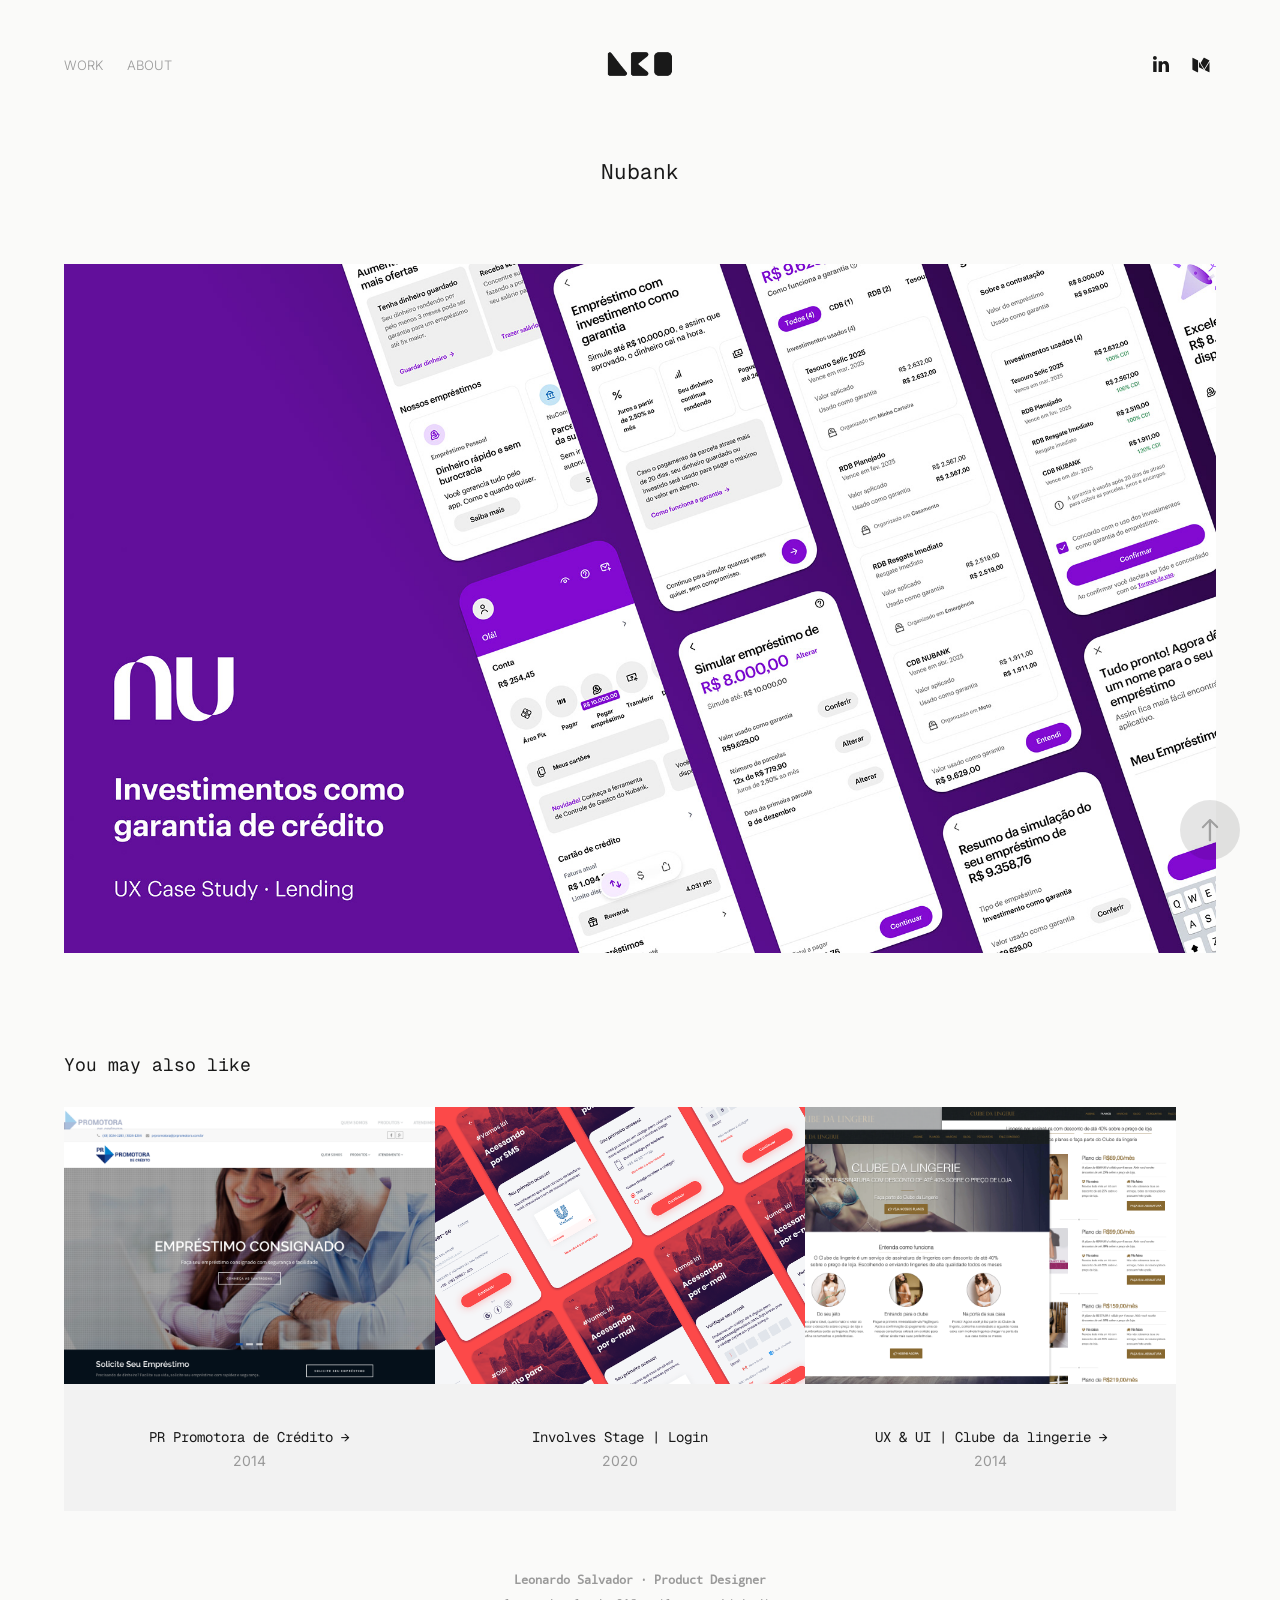
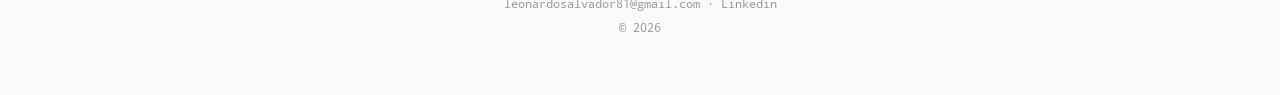
<file: nubank-case-study.html>
<!DOCTYPE HTML>
<html lang="en-US">
<head>
  <meta charset="UTF-8" />
  <meta name="viewport" content="width=device-width, initial-scale=1" />
      <meta name="keywords"  content="Case Study,design,job stories,product design,prototype,research,UI,ux,ux/ui,validation" />
      <meta name="description"  content="Product Designer with experience building and scaling complex digital and financial products. Portfolio featuring real-world case studies across fintech and platforms." />
      <meta name="twitter:card"  content="summary_large_image" />
      <meta name="twitter:site"  content="@lleos" />
      <meta  property="og:title" content="Leonardo Salvador | Product Designer · UX · Digital Products - Nubank" />
      <meta  property="og:description" content="Product Designer with experience building and scaling complex digital and financial products. Portfolio featuring real-world case studies across fintech and platforms." />
      <meta  property="og:image" content="assets/images/402b8898-0b54-446c-a763-d3b17bb9fd54_rwc_903x0x4320x3240x4320.jpg" />
        <link rel="icon" href="assets/images/13adc325-6b82-43f4-a255-717498464987_carw_1x1x32.png" />
<title>Leonardo Salvador | Product Designer · UX · Digital Products - Nubank</title>
    
    <link rel="stylesheet" href="assets/css/fonts.css" type="text/css" />
    <link rel="stylesheet" href="assets/css/theme.css" type="text/css" />
    <link rel="stylesheet" href="assets/css/main.css" type="text/css" />
    <script type="text/javascript">
      (function(c,l,a,r,i,t,y){
          c[a]=c[a]||function(){(c[a].q=c[a].q||[]).push(arguments)};
          t=l.createElement(r);t.async=1;t.src="https://www.clarity.ms/tag/"+i;
          y=l.getElementsByTagName(r)[0];y.parentNode.insertBefore(t,y);
      })(window, document, "clarity", "script", "x3ifr281wq");
    </script>
    <script type="text/javascript" src="assets/js/site.js" defer></script>
</head>
  <body>  <div class='page-background-video page-background-video-with-panel'>
  </div>
  <div class="js-responsive-nav">
    <div class="responsive-nav has-social">
      <div class="responsive-nav__contents">
        <div class="close-responsive-click-area js-close-responsive-nav">
          <div class="close-responsive-button"></div>
        </div>
            <nav class="nav-container" data-hover-hint="nav" data-hover-hint-placement="bottom-start">
                <div class="gallery-title"><a href="index.html" >Work</a></div>
      <div class="page-title">
        <a href="about.html" >About</a>
      </div>
            </nav>
          <div class="social pf-nav-social" data-context="theme.nav" data-hover-hint="navSocialIcons" data-hover-hint-placement="bottom-start">
            <ul>
                    <li>
                      <a href="https://www.linkedin.com/in/lleos/" target="_blank">
                        <svg version="1.1" id="Layer_1" xmlns="http://www.w3.org/2000/svg" xmlns:xlink="http://www.w3.org/1999/xlink" viewBox="0 0 30 24" style="enable-background:new 0 0 30 24;" xml:space="preserve" class="icon">
                        <path id="path-1_24_" d="M19.6,19v-5.8c0-1.4-0.5-2.4-1.7-2.4c-1,0-1.5,0.7-1.8,1.3C16,12.3,16,12.6,16,13v6h-3.4
                          c0,0,0.1-9.8,0-10.8H16v1.5c0,0,0,0,0,0h0v0C16.4,9,17.2,7.9,19,7.9c2.3,0,4,1.5,4,4.9V19H19.6z M8.9,6.7L8.9,6.7
                          C7.7,6.7,7,5.9,7,4.9C7,3.8,7.8,3,8.9,3s1.9,0.8,1.9,1.9C10.9,5.9,10.1,6.7,8.9,6.7z M10.6,19H7.2V8.2h3.4V19z"/>
                        </svg>
                      </a>
                    </li>
                    <li>
                      <a href="https://medium.com/@lleos" target="_blank">
                        <svg version="1.1" id="Layer_1" xmlns="http://www.w3.org/2000/svg" xmlns:xlink="http://www.w3.org/1999/xlink" viewBox="0 0 30 24" style="enable-background:new 0 0 30 24;" xml:space="preserve" class="icon">
                        <g>
                          <path class="st0" d="M23.5,7.4C23.5,7.4,23.5,7.4,23.5,7.4L23.5,7.4l-5.2-2.6c0,0-0.1,0-0.1,0c0,0-0.1,0-0.1,0
                            c-0.2,0-0.4,0.1-0.5,0.3l-3,4.8l3.7,6.1L23.5,7.4C23.5,7.5,23.5,7.4,23.5,7.4z"/>
                          <polygon class="st0" points="13,8.8 13,14.3 17.9,16.7   "/>
                          <path class="st0" d="M18.6,17.1l4,2c0.5,0.3,0.9,0.1,0.9-0.4V9L18.6,17.1z"/>
                          <path class="st0" d="M12.1,7.4l-5-2.5C7,4.9,6.9,4.8,6.8,4.8C6.6,4.8,6.4,5,6.4,5.3v10.9c0,0.3,0.2,0.6,0.5,0.8l4.4,2.2
                            c0.1,0.1,0.2,0.1,0.3,0.1c0.3,0,0.5-0.2,0.5-0.6L12.1,7.4C12.1,7.5,12.1,7.4,12.1,7.4z"/>
                        </g>
                        </svg>
                      </a>
                    </li>
            </ul>
          </div>
      </div>
    </div>
  </div>
  <div class="site-wrap cfix">
    <div class="site-container">
      <div class="site-content e2e-site-content">
          <header class="site-header js-site-header " data-context="theme.nav" data-hover-hint="nav" data-hover-hint-placement="top-start">
              <nav class="nav-container" data-hover-hint="nav" data-hover-hint-placement="bottom-start">
                <div class="gallery-title"><a href="index.html" >Work</a></div>
      <div class="page-title">
        <a href="about.html" >About</a>
      </div>
              </nav>
              <div class="logo-wrap" data-context="theme.logo.header" data-hover-hint="logo" data-hover-hint-placement="bottom-start">
                <div class="logo e2e-site-logo-text logo-image  ">
    <a href="index.html" class="image-normal image-link">
      <img src="assets/images/36c4798f-9c29-4a35-9ccb-78d7451b9d5c_rwc_2x0x242x98x4096.png" alt="Leonardo Salvador">
    </a>
                </div>
              </div>
              <div class="social pf-nav-social" data-context="theme.nav" data-hover-hint="navSocialIcons" data-hover-hint-placement="bottom-start">
                <ul>
                        <li>
                          <a href="https://www.linkedin.com/in/lleos/" target="_blank">
                            <svg version="1.1" id="Layer_1" xmlns="http://www.w3.org/2000/svg" xmlns:xlink="http://www.w3.org/1999/xlink" viewBox="0 0 30 24" style="enable-background:new 0 0 30 24;" xml:space="preserve" class="icon">
                            <path id="path-1_24_" d="M19.6,19v-5.8c0-1.4-0.5-2.4-1.7-2.4c-1,0-1.5,0.7-1.8,1.3C16,12.3,16,12.6,16,13v6h-3.4
                              c0,0,0.1-9.8,0-10.8H16v1.5c0,0,0,0,0,0h0v0C16.4,9,17.2,7.9,19,7.9c2.3,0,4,1.5,4,4.9V19H19.6z M8.9,6.7L8.9,6.7
                              C7.7,6.7,7,5.9,7,4.9C7,3.8,7.8,3,8.9,3s1.9,0.8,1.9,1.9C10.9,5.9,10.1,6.7,8.9,6.7z M10.6,19H7.2V8.2h3.4V19z"/>
                            </svg>
                          </a>
                        </li>
                        <li>
                          <a href="https://medium.com/@lleos" target="_blank">
                            <svg version="1.1" id="Layer_1" xmlns="http://www.w3.org/2000/svg" xmlns:xlink="http://www.w3.org/1999/xlink" viewBox="0 0 30 24" style="enable-background:new 0 0 30 24;" xml:space="preserve" class="icon">
                            <g>
                              <path class="st0" d="M23.5,7.4C23.5,7.4,23.5,7.4,23.5,7.4L23.5,7.4l-5.2-2.6c0,0-0.1,0-0.1,0c0,0-0.1,0-0.1,0
                                c-0.2,0-0.4,0.1-0.5,0.3l-3,4.8l3.7,6.1L23.5,7.4C23.5,7.5,23.5,7.4,23.5,7.4z"/>
                              <polygon class="st0" points="13,8.8 13,14.3 17.9,16.7   "/>
                              <path class="st0" d="M18.6,17.1l4,2c0.5,0.3,0.9,0.1,0.9-0.4V9L18.6,17.1z"/>
                              <path class="st0" d="M12.1,7.4l-5-2.5C7,4.9,6.9,4.8,6.8,4.8C6.6,4.8,6.4,5,6.4,5.3v10.9c0,0.3,0.2,0.6,0.5,0.8l4.4,2.2
                                c0.1,0.1,0.2,0.1,0.3,0.1c0.3,0,0.5-0.2,0.5-0.6L12.1,7.4C12.1,7.5,12.1,7.4,12.1,7.4z"/>
                            </g>
                            </svg>
                          </a>
                        </li>
                </ul>
              </div>
              <div class="hamburger-click-area js-hamburger">
                <div class="hamburger">
                  <i></i>
                  <i></i>
                  <i></i>
                </div>
              </div>
          </header>
        <main>
  <div class="page-container js-site-wrap" data-context="page.page.container" data-hover-hint="pageContainer">
    <section class="page standard-modules">
        <header class="page-header content" data-context="pages" data-identity="id:p6970dba1eeb584053d0c15f6a58653f60ad22353cb3f7d648baab" data-hover-hint="pageHeader" data-hover-hint-id="p6970dba1eeb584053d0c15f6a58653f60ad22353cb3f7d648baab">
            <h1 class="title preserve-whitespace e2e-site-logo-text">Nubank</h1>
            <p class="description"></p>
        </header>
      <div class="page-content js-page-content" data-context="pages" data-identity="id:p6970dba1eeb584053d0c15f6a58653f60ad22353cb3f7d648baab">
        <div id="project-canvas" class="js-project-modules modules content">
          <div id="project-modules">
              
              <div class="project-module module image project-module-image js-js-project-module"  style="padding-top: px;
padding-bottom: px;
">

  

  
     <div class="js-lightbox" data-src="assets/images/67694655-89a7-476b-bbc7-9f50bf2ae674.jpg">
           <img
             class="e2e-site-project-module-image image-loaded"
             src="assets/images/67694655-89a7-476b-bbc7-9f50bf2ae674_rw_3840.jpg"
             srcset="assets/images/67694655-89a7-476b-bbc7-9f50bf2ae674_rw_600.jpg 600w, assets/images/67694655-89a7-476b-bbc7-9f50bf2ae674_rw_1200.jpg 1200w, assets/images/67694655-89a7-476b-bbc7-9f50bf2ae674_rw_1920.jpg 1920w, assets/images/67694655-89a7-476b-bbc7-9f50bf2ae674_rw_3840.jpg 3840w, "
             sizes="(max-width: 3840px) 100vw, 3840px"
             style="display: block; width: 100%; height: auto;"
           >
     </div>
  

</div>

              
              
              
              
              
              
              
              
          </div>
        </div>
      </div>
    </section>
          <section class="other-projects" data-context="page.page.other_pages" data-hover-hint="otherPages">
            <div class="title-wrapper">
              <div class="title-container">
                  <h3 class="other-projects-title preserve-whitespace">You may also like</h3>
              </div>
            </div>
            <div class="project-covers">
                  <a class="project-cover js-project-cover-touch hold-space" href="prpromotora-de-credito.html" data-context="pages" data-identity="id:p5f2432a9c32cdef3400ecabf371e76af1559ee072a9df7aef0cd9">
                      <div class="cover-image-wrap">
                        <div class="cover-image">
                            <div class="cover cover-normal">

            <img
             class="cover__img image-loaded"
             src="assets/images/9bbbff68-b5ce-4099-a0b0-fd24793a7118_car_4x3.png"
             srcset="assets/images/9bbbff68-b5ce-4099-a0b0-fd24793a7118_carw_4x3x640.png 640w,  assets/images/9bbbff68-b5ce-4099-a0b0-fd24793a7118_carw_4x3x1280.png 1280w,  assets/images/9bbbff68-b5ce-4099-a0b0-fd24793a7118_carw_4x3x1366.png 1366w,  assets/images/9bbbff68-b5ce-4099-a0b0-fd24793a7118_carw_4x3x1920.png 1920w,  assets/images/9bbbff68-b5ce-4099-a0b0-fd24793a7118_carw_4x3x2560.png 2560w,  assets/images/9bbbff68-b5ce-4099-a0b0-fd24793a7118_carw_4x3x5120.png 5120w"
             sizes="(max-width: 540px) 100vw, (max-width: 768px) 50vw, 100vw"
             loading="lazy"
           >
                                      </div>
                        </div>
                      </div>
                    <div class="details-wrap">
                      <div class="details">
                        <div class="details-inner">
                            <div class="title preserve-whitespace">PR Promotora de Crédito →</div>
                            <div class="date">2014</div>
                        </div>
                      </div>
                    </div>
                  </a>
                  <a class="project-cover js-project-cover-touch hold-space" href="involves-stage-sign-in-and-sign-up.html" data-context="pages" data-identity="id:p5f2c1cb92f15f0fe3629ab96b59e858323330f6c4e144d2a82383">
                      <div class="cover-image-wrap">
                        <div class="cover-image">
                            <div class="cover cover-normal">

            <img
             class="cover__img image-loaded"
             src="assets/images/db76cd25-1dc8-4609-bf8d-7ae03d1290d0_car_4x3.png"
             srcset="assets/images/db76cd25-1dc8-4609-bf8d-7ae03d1290d0_carw_4x3x640.png 640w,  assets/images/db76cd25-1dc8-4609-bf8d-7ae03d1290d0_carw_4x3x1280.png 1280w,  assets/images/db76cd25-1dc8-4609-bf8d-7ae03d1290d0_carw_4x3x1366.png 1366w,  assets/images/db76cd25-1dc8-4609-bf8d-7ae03d1290d0_carw_4x3x1920.png 1920w,  assets/images/db76cd25-1dc8-4609-bf8d-7ae03d1290d0_carw_4x3x2560.png 2560w,  assets/images/db76cd25-1dc8-4609-bf8d-7ae03d1290d0_carw_4x3x5120.png 5120w"
             sizes="(max-width: 540px) 100vw, (max-width: 768px) 50vw, 100vw"
             loading="lazy"
           >
                                      </div>
                        </div>
                      </div>
                    <div class="details-wrap">
                      <div class="details">
                        <div class="details-inner">
                            <div class="title preserve-whitespace">Involves Stage | Login</div>
                            <div class="date">2020</div>
                        </div>
                      </div>
                    </div>
                  </a>
                  <a class="project-cover js-project-cover-touch hold-space" href="clube-da-lingerie.html" data-context="pages" data-identity="id:p5f2432aa03e641f978828c2000d1e87cc85dbe75e03bebce02371">
                      <div class="cover-image-wrap">
                        <div class="cover-image">
                            <div class="cover cover-normal">

            <img
             class="cover__img image-loaded"
             src="assets/images/c820d2c9-9b81-4405-81a7-457db50a79fa_car_4x3.png"
             srcset="assets/images/c820d2c9-9b81-4405-81a7-457db50a79fa_carw_4x3x640.png 640w,  assets/images/c820d2c9-9b81-4405-81a7-457db50a79fa_carw_4x3x1280.png 1280w,  assets/images/c820d2c9-9b81-4405-81a7-457db50a79fa_carw_4x3x1366.png 1366w,  assets/images/c820d2c9-9b81-4405-81a7-457db50a79fa_carw_4x3x1920.png 1920w,  assets/images/c820d2c9-9b81-4405-81a7-457db50a79fa_carw_4x3x2560.png 2560w,  assets/images/c820d2c9-9b81-4405-81a7-457db50a79fa_carw_4x3x5120.png 5120w"
             sizes="(max-width: 540px) 100vw, (max-width: 768px) 50vw, 100vw"
             loading="lazy"
           >
                                      </div>
                        </div>
                      </div>
                    <div class="details-wrap">
                      <div class="details">
                        <div class="details-inner">
                            <div class="title preserve-whitespace">UX &amp; UI | Clube da lingerie →</div>
                            <div class="date">2014</div>
                        </div>
                      </div>
                    </div>
                  </a>
                  <a class="project-cover js-project-cover-touch hold-space" href="leosoft.html" data-context="pages" data-identity="id:p5f2432aa38b1c08e232b39d40809edb8d7bba8c57dfd5383f7542">
                      <div class="cover-image-wrap">
                        <div class="cover-image">
                            <div class="cover cover-normal">

            <img
             class="cover__img image-loaded"
             src="assets/images/7fce55a0-1e4f-4744-bc46-47f794152298_car_4x3.png"
             srcset="assets/images/7fce55a0-1e4f-4744-bc46-47f794152298_carw_4x3x640.png 640w,  assets/images/7fce55a0-1e4f-4744-bc46-47f794152298_carw_4x3x1280.png 1280w,  assets/images/7fce55a0-1e4f-4744-bc46-47f794152298_carw_4x3x1366.png 1366w,  assets/images/7fce55a0-1e4f-4744-bc46-47f794152298_carw_4x3x1920.png 1920w,  assets/images/7fce55a0-1e4f-4744-bc46-47f794152298_carw_4x3x2560.png 2560w,  assets/images/7fce55a0-1e4f-4744-bc46-47f794152298_carw_4x3x5120.png 5120w"
             sizes="(max-width: 540px) 100vw, (max-width: 768px) 50vw, 100vw"
             loading="lazy"
           >
                                      </div>
                        </div>
                      </div>
                    <div class="details-wrap">
                      <div class="details">
                        <div class="details-inner">
                            <div class="title preserve-whitespace">UX &amp; UI | Leosoft →</div>
                            <div class="date">2015</div>
                        </div>
                      </div>
                    </div>
                  </a>
                  <a class="project-cover js-project-cover-touch hold-space" href="ebanx-go-case-study.html" data-context="pages" data-identity="id:p6294f7644074626517732987016b66bf3d9bfc13a47a10e72a71d">
                      <div class="cover-image-wrap">
                        <div class="cover-image">
                            <div class="cover cover-normal">

            <img
             class="cover__img image-loaded"
             src="assets/images/2cb626e4-7eb5-4bc4-a6dd-fb0035d34fb0_rwc_102x17209x2053x1539x2053.jpg"
             srcset="assets/images/2cb626e4-7eb5-4bc4-a6dd-fb0035d34fb0_rwc_102x17209x2053x1539x640.jpg 640w,  assets/images/2cb626e4-7eb5-4bc4-a6dd-fb0035d34fb0_rwc_102x17209x2053x1539x1280.jpg 1280w,  assets/images/2cb626e4-7eb5-4bc4-a6dd-fb0035d34fb0_rwc_102x17209x2053x1539x1366.jpg 1366w,  assets/images/2cb626e4-7eb5-4bc4-a6dd-fb0035d34fb0_rwc_102x17209x2053x1539x1920.jpg 1920w,  assets/images/2cb626e4-7eb5-4bc4-a6dd-fb0035d34fb0_rwc_102x17209x2053x1539x2560.jpg 2560w,  assets/images/2cb626e4-7eb5-4bc4-a6dd-fb0035d34fb0_rwc_102x17209x2053x1539x2053.jpg 5120w"
             sizes="(max-width: 540px) 100vw, (max-width: 768px) 50vw, 100vw"
             loading="lazy"
           >
                                      </div>
                        </div>
                      </div>
                    <div class="details-wrap">
                      <div class="details">
                        <div class="details-inner">
                            <div class="title preserve-whitespace">EBANX GO</div>
                            <div class="date">2021</div>
                        </div>
                      </div>
                    </div>
                  </a>
                  <a class="project-cover js-project-cover-touch hold-space" href="lleoscom.html" data-context="pages" data-identity="id:p5f2432a975d9868e860585ab9dde731d9a859ab4fdb39662ae8ce">
                      <div class="cover-image-wrap">
                        <div class="cover-image">
                            <div class="cover cover-normal">

            <img
             class="cover__img image-loaded"
             src="assets/images/818a186a-c092-45ee-b243-b78d523cc841_car_4x3.png"
             srcset="assets/images/818a186a-c092-45ee-b243-b78d523cc841_carw_4x3x640.png 640w,  assets/images/818a186a-c092-45ee-b243-b78d523cc841_carw_4x3x1280.png 1280w,  assets/images/818a186a-c092-45ee-b243-b78d523cc841_carw_4x3x1366.png 1366w,  assets/images/818a186a-c092-45ee-b243-b78d523cc841_carw_4x3x1920.png 1920w,  assets/images/818a186a-c092-45ee-b243-b78d523cc841_carw_4x3x2560.png 2560w,  assets/images/818a186a-c092-45ee-b243-b78d523cc841_carw_4x3x5120.png 5120w"
             sizes="(max-width: 540px) 100vw, (max-width: 768px) 50vw, 100vw"
             loading="lazy"
           >
                                      </div>
                        </div>
                      </div>
                    <div class="details-wrap">
                      <div class="details">
                        <div class="details-inner">
                            <div class="title preserve-whitespace">L.P | lleos.com →</div>
                            <div class="date">2015</div>
                        </div>
                      </div>
                    </div>
                  </a>
                  <a class="project-cover js-project-cover-touch hold-space" href="mettzer.html" data-context="pages" data-identity="id:p5f2432aa810957a58f27f7e72a7eea9249f383ad8c22282803e79">
                      <div class="cover-image-wrap">
                        <div class="cover-image">
                            <div class="cover cover-normal">

            <img
             class="cover__img image-loaded"
             src="assets/images/0b931c91-cfef-4d69-a0da-e64cfbc2b387_car_4x3.png"
             srcset="assets/images/0b931c91-cfef-4d69-a0da-e64cfbc2b387_carw_4x3x640.png 640w,  assets/images/0b931c91-cfef-4d69-a0da-e64cfbc2b387_carw_4x3x1280.png 1280w,  assets/images/0b931c91-cfef-4d69-a0da-e64cfbc2b387_carw_4x3x1366.png 1366w,  assets/images/0b931c91-cfef-4d69-a0da-e64cfbc2b387_carw_4x3x1920.png 1920w,  assets/images/0b931c91-cfef-4d69-a0da-e64cfbc2b387_carw_4x3x2560.png 2560w,  assets/images/0b931c91-cfef-4d69-a0da-e64cfbc2b387_carw_4x3x5120.png 5120w"
             sizes="(max-width: 540px) 100vw, (max-width: 768px) 50vw, 100vw"
             loading="lazy"
           >
                                      </div>
                        </div>
                      </div>
                    <div class="details-wrap">
                      <div class="details">
                        <div class="details-inner">
                            <div class="title preserve-whitespace">L.P | Mettzer →</div>
                            <div class="date">2018</div>
                        </div>
                      </div>
                    </div>
                  </a>
                  <a class="project-cover js-project-cover-touch hold-space" href="elegance.html" data-context="pages" data-identity="id:p5f2432aa5da6800f6861b8034212dc478aad6185f7819e514a20f">
                      <div class="cover-image-wrap">
                        <div class="cover-image">
                            <div class="cover cover-normal">

            <img
             class="cover__img image-loaded"
             src="assets/images/c8bc04ce-859c-4aad-a7b6-8667f48d7e31_car_4x3.png"
             srcset="assets/images/c8bc04ce-859c-4aad-a7b6-8667f48d7e31_carw_4x3x640.png 640w,  assets/images/c8bc04ce-859c-4aad-a7b6-8667f48d7e31_carw_4x3x1280.png 1280w,  assets/images/c8bc04ce-859c-4aad-a7b6-8667f48d7e31_carw_4x3x1366.png 1366w,  assets/images/c8bc04ce-859c-4aad-a7b6-8667f48d7e31_carw_4x3x1920.png 1920w,  assets/images/c8bc04ce-859c-4aad-a7b6-8667f48d7e31_carw_4x3x2560.png 2560w,  assets/images/c8bc04ce-859c-4aad-a7b6-8667f48d7e31_carw_4x3x5120.png 5120w"
             sizes="(max-width: 540px) 100vw, (max-width: 768px) 50vw, 100vw"
             loading="lazy"
           >
                                      </div>
                        </div>
                      </div>
                    <div class="details-wrap">
                      <div class="details">
                        <div class="details-inner">
                            <div class="title preserve-whitespace">UX &amp; UI | Elegance  →</div>
                            <div class="date">2016</div>
                        </div>
                      </div>
                    </div>
                  </a>
                  <a class="project-cover js-project-cover-touch hold-space" href="ebanx-cashback.html" data-context="pages" data-identity="id:p5f2853f114649176d69917e9a3828abc413877c2db40be66c3e84">
                      <div class="cover-image-wrap">
                        <div class="cover-image">
                            <div class="cover cover-normal">

            <img
             class="cover__img image-loaded"
             src="assets/images/52fb2d6d-1766-4935-b0fd-61257729c979_car_4x3.png"
             srcset="assets/images/52fb2d6d-1766-4935-b0fd-61257729c979_carw_4x3x640.png 640w,  assets/images/52fb2d6d-1766-4935-b0fd-61257729c979_carw_4x3x1280.png 1280w,  assets/images/52fb2d6d-1766-4935-b0fd-61257729c979_carw_4x3x1366.png 1366w,  assets/images/52fb2d6d-1766-4935-b0fd-61257729c979_carw_4x3x1920.png 1920w,  assets/images/52fb2d6d-1766-4935-b0fd-61257729c979_carw_4x3x2560.png 2560w,  assets/images/52fb2d6d-1766-4935-b0fd-61257729c979_carw_4x3x5120.png 5120w"
             sizes="(max-width: 540px) 100vw, (max-width: 768px) 50vw, 100vw"
             loading="lazy"
           >
                                      </div>
                        </div>
                      </div>
                    <div class="details-wrap">
                      <div class="details">
                        <div class="details-inner">
                            <div class="title preserve-whitespace">EBANX | Cashback →</div>
                            <div class="date">2020</div>
                        </div>
                      </div>
                    </div>
                  </a>
                  <a class="project-cover js-project-cover-touch hold-space" href="buscacred.html" data-context="pages" data-identity="id:p5f2432a99fdd4db1dcffe29a6cdd75c93ba117a2030f24cc2c483">
                      <div class="cover-image-wrap">
                        <div class="cover-image">
                            <div class="cover cover-normal">

            <img
             class="cover__img image-loaded"
             src="assets/images/c2d8f89a-be39-4aa1-9ca6-da631fae4a83_car_4x3.png"
             srcset="assets/images/c2d8f89a-be39-4aa1-9ca6-da631fae4a83_carw_4x3x640.png 640w,  assets/images/c2d8f89a-be39-4aa1-9ca6-da631fae4a83_carw_4x3x1280.png 1280w,  assets/images/c2d8f89a-be39-4aa1-9ca6-da631fae4a83_carw_4x3x1366.png 1366w,  assets/images/c2d8f89a-be39-4aa1-9ca6-da631fae4a83_carw_4x3x1920.png 1920w,  assets/images/c2d8f89a-be39-4aa1-9ca6-da631fae4a83_carw_4x3x2560.png 2560w,  assets/images/c2d8f89a-be39-4aa1-9ca6-da631fae4a83_carw_4x3x5120.png 5120w"
             sizes="(max-width: 540px) 100vw, (max-width: 768px) 50vw, 100vw"
             loading="lazy"
           >
                                      </div>
                        </div>
                      </div>
                    <div class="details-wrap">
                      <div class="details">
                        <div class="details-inner">
                            <div class="title preserve-whitespace">UX &amp; UI | Buscacred →</div>
                            <div class="date">2012</div>
                        </div>
                      </div>
                    </div>
                  </a>
            </div>
          </section>
        <section class="back-to-top" data-hover-hint="backToTop">
          <a href="nubank-case-study.html#"><span class="arrow">&uarr;</span><span class="preserve-whitespace">Back to Top</span></a>
        </section>
        <a class="back-to-top-fixed js-back-to-top back-to-top-fixed-with-panel" data-hover-hint="backToTop" data-hover-hint-placement="top-start" href="nubank-case-study.html#">
          <svg version="1.1" id="Layer_1" xmlns="http://www.w3.org/2000/svg" xmlns:xlink="http://www.w3.org/1999/xlink" x="0px" y="0px"
           viewBox="0 0 26 26" style="enable-background:new 0 0 26 26;" xml:space="preserve" class="icon icon-back-to-top">
          <g>
            <path d="M13.8,1.3L21.6,9c0.1,0.1,0.1,0.3,0.2,0.4c0.1,0.1,0.1,0.3,0.1,0.4s0,0.3-0.1,0.4c-0.1,0.1-0.1,0.3-0.3,0.4
              c-0.1,0.1-0.2,0.2-0.4,0.3c-0.2,0.1-0.3,0.1-0.4,0.1c-0.1,0-0.3,0-0.4-0.1c-0.2-0.1-0.3-0.2-0.4-0.3L14.2,5l0,19.1
              c0,0.2-0.1,0.3-0.1,0.5c0,0.1-0.1,0.3-0.3,0.4c-0.1,0.1-0.2,0.2-0.4,0.3c-0.1,0.1-0.3,0.1-0.5,0.1c-0.1,0-0.3,0-0.4-0.1
              c-0.1-0.1-0.3-0.1-0.4-0.3c-0.1-0.1-0.2-0.2-0.3-0.4c-0.1-0.1-0.1-0.3-0.1-0.5l0-19.1l-5.7,5.7C6,10.8,5.8,10.9,5.7,11
              c-0.1,0.1-0.3,0.1-0.4,0.1c-0.2,0-0.3,0-0.4-0.1c-0.1-0.1-0.3-0.2-0.4-0.3c-0.1-0.1-0.1-0.2-0.2-0.4C4.1,10.2,4,10.1,4.1,9.9
              c0-0.1,0-0.3,0.1-0.4c0-0.1,0.1-0.3,0.3-0.4l7.7-7.8c0.1,0,0.2-0.1,0.2-0.1c0,0,0.1-0.1,0.2-0.1c0.1,0,0.2,0,0.2-0.1
              c0.1,0,0.1,0,0.2,0c0,0,0.1,0,0.2,0c0.1,0,0.2,0,0.2,0.1c0.1,0,0.1,0.1,0.2,0.1C13.7,1.2,13.8,1.2,13.8,1.3z"/>
          </g>
          </svg>
        </a>
  </div>
              <footer class="site-footer" data-hover-hint="footer">
                <div class="footer-text">
                  <strong>Leonardo Salvador · Product Designer </strong> <br> <a href="mailto:leonardosalvador81@gmail.com">leonardosalvador81@gmail.com</a> · <a href="https://www.linkedin.com/in/lleos/" target="_blank">Linkedin</a><br> © 2026
                </div>
              </footer>
        </main>
      </div>
    </div>
  </div>
</body>
<script type="text/javascript">
  // fix for Safari's back/forward cache
  window.onpageshow = function(e) {
    if (e.persisted) { window.location.reload(); }
  };
</script>
  </html>
</file>
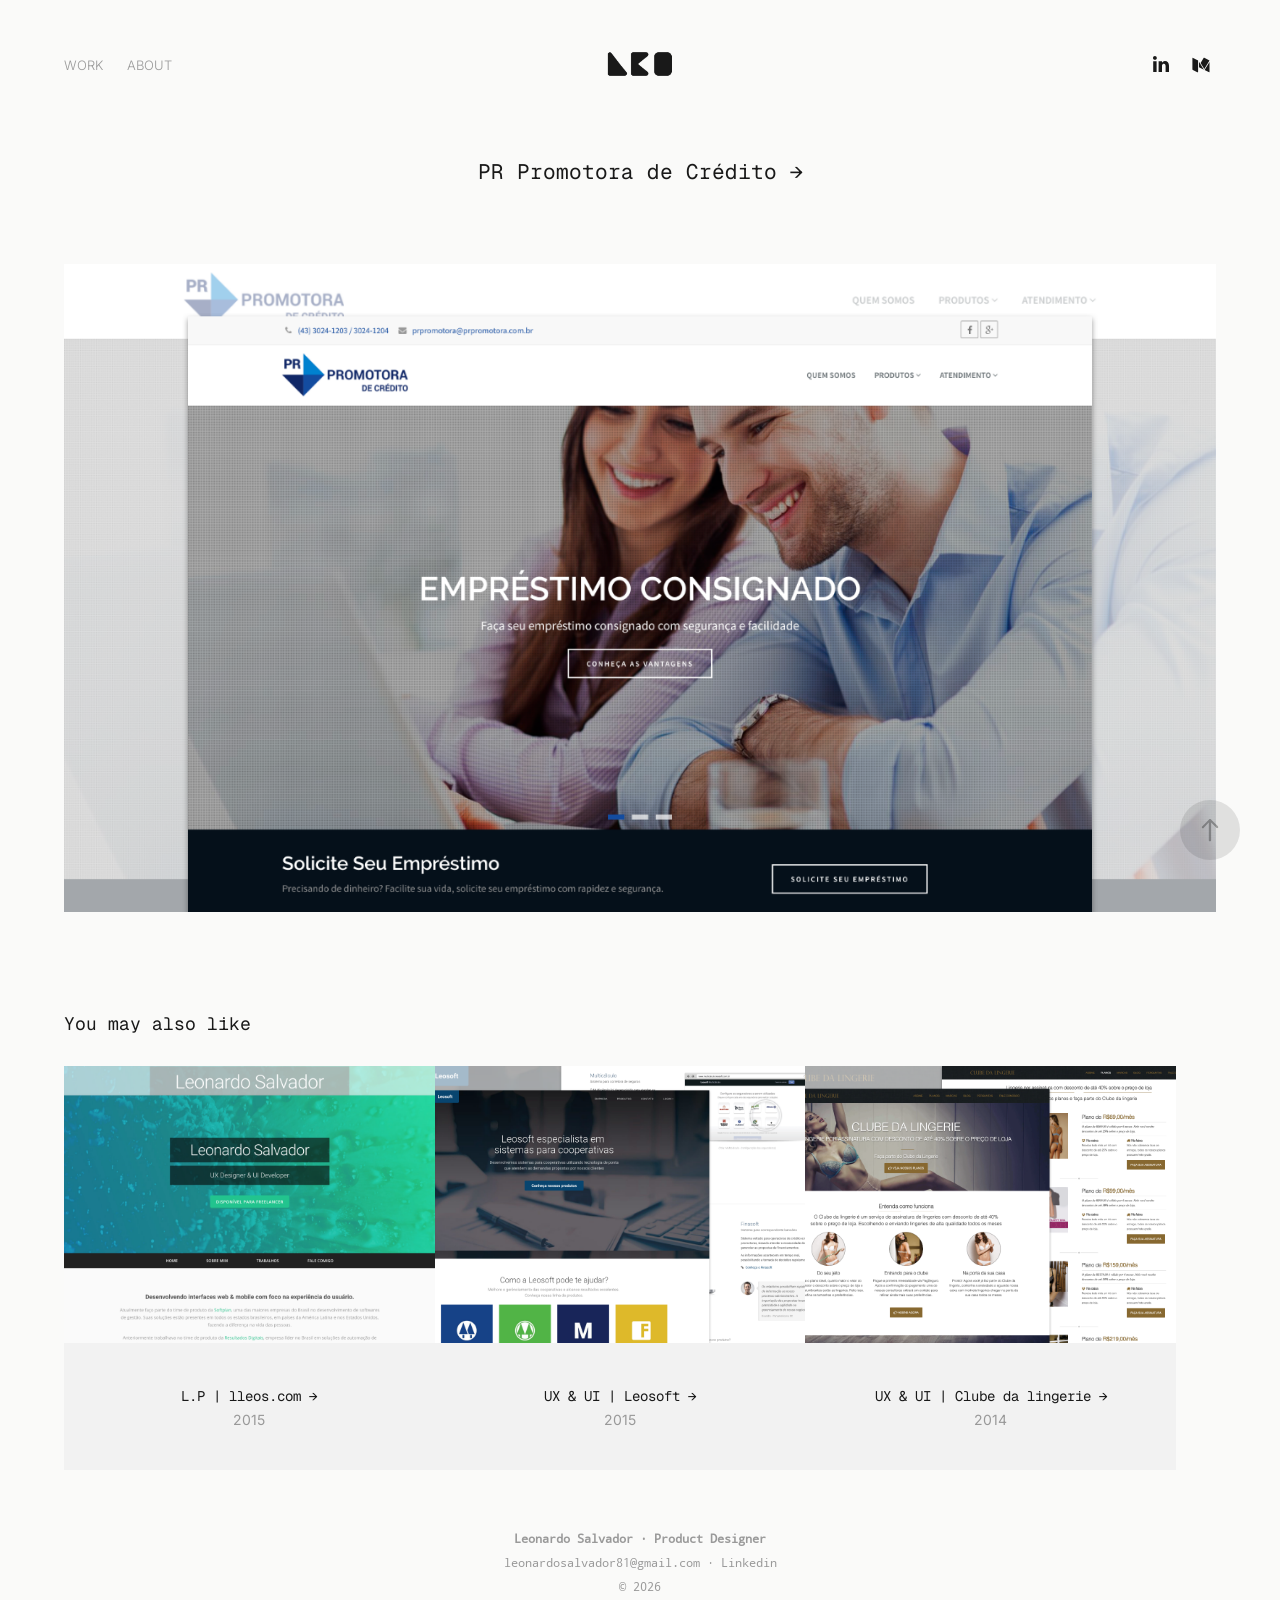
<file: prpromotora-de-credito.html>
<!DOCTYPE HTML>
<html lang="en-US">
<head>
  <meta charset="UTF-8" />
  <meta name="viewport" content="width=device-width, initial-scale=1" />
      <meta name="keywords"  content="Product Designer,Portfolio,UX Designer,UI Designer,UX,UI,UI &amp; UI,Leonardo Salvador,Product Design Portfolio,Digital Products,Fintech Design" />
      <meta name="description"  content="Product Designer with experience building and scaling complex digital and financial products. Portfolio featuring real-world case studies across fintech and platforms." />
      <meta name="twitter:card"  content="summary_large_image" />
      <meta name="twitter:site"  content="@lleos" />
      <meta  property="og:title" content="Leonardo Salvador | Product Designer · UX · Digital Products - PR Promotora de Crédito →" />
      <meta  property="og:description" content="Product Designer with experience building and scaling complex digital and financial products. Portfolio featuring real-world case studies across fintech and platforms." />
      <meta  property="og:image" content="assets/images/9bbbff68-b5ce-4099-a0b0-fd24793a7118_car_4x3.png" />
        <link rel="icon" href="assets/images/13adc325-6b82-43f4-a255-717498464987_carw_1x1x32.png" />
<title>Leonardo Salvador | Product Designer · UX · Digital Products - PR Promotora de Crédito →</title>
    
    <link rel="stylesheet" href="assets/css/fonts.css" type="text/css" />
    <link rel="stylesheet" href="assets/css/theme.css" type="text/css" />
    <link rel="stylesheet" href="assets/css/main.css" type="text/css" />
    <script type="text/javascript">
      (function(c,l,a,r,i,t,y){
          c[a]=c[a]||function(){(c[a].q=c[a].q||[]).push(arguments)};
          t=l.createElement(r);t.async=1;t.src="https://www.clarity.ms/tag/"+i;
          y=l.getElementsByTagName(r)[0];y.parentNode.insertBefore(t,y);
      })(window, document, "clarity", "script", "x3ifr281wq");
    </script>
    <script type="text/javascript" src="assets/js/site.js" defer></script>
</head>
  <body>  <div class='page-background-video page-background-video-with-panel'>
  </div>
  <div class="js-responsive-nav">
    <div class="responsive-nav has-social">
      <div class="responsive-nav__contents">
        <div class="close-responsive-click-area js-close-responsive-nav">
          <div class="close-responsive-button"></div>
        </div>
            <nav class="nav-container" data-hover-hint="nav" data-hover-hint-placement="bottom-start">
                <div class="gallery-title"><a href="index.html" >Work</a></div>
      <div class="page-title">
        <a href="about.html" >About</a>
      </div>
            </nav>
          <div class="social pf-nav-social" data-context="theme.nav" data-hover-hint="navSocialIcons" data-hover-hint-placement="bottom-start">
            <ul>
                    <li>
                      <a href="https://www.linkedin.com/in/lleos/" target="_blank">
                        <svg version="1.1" id="Layer_1" xmlns="http://www.w3.org/2000/svg" xmlns:xlink="http://www.w3.org/1999/xlink" viewBox="0 0 30 24" style="enable-background:new 0 0 30 24;" xml:space="preserve" class="icon">
                        <path id="path-1_24_" d="M19.6,19v-5.8c0-1.4-0.5-2.4-1.7-2.4c-1,0-1.5,0.7-1.8,1.3C16,12.3,16,12.6,16,13v6h-3.4
                          c0,0,0.1-9.8,0-10.8H16v1.5c0,0,0,0,0,0h0v0C16.4,9,17.2,7.9,19,7.9c2.3,0,4,1.5,4,4.9V19H19.6z M8.9,6.7L8.9,6.7
                          C7.7,6.7,7,5.9,7,4.9C7,3.8,7.8,3,8.9,3s1.9,0.8,1.9,1.9C10.9,5.9,10.1,6.7,8.9,6.7z M10.6,19H7.2V8.2h3.4V19z"/>
                        </svg>
                      </a>
                    </li>
                    <li>
                      <a href="https://medium.com/@lleos" target="_blank">
                        <svg version="1.1" id="Layer_1" xmlns="http://www.w3.org/2000/svg" xmlns:xlink="http://www.w3.org/1999/xlink" viewBox="0 0 30 24" style="enable-background:new 0 0 30 24;" xml:space="preserve" class="icon">
                        <g>
                          <path class="st0" d="M23.5,7.4C23.5,7.4,23.5,7.4,23.5,7.4L23.5,7.4l-5.2-2.6c0,0-0.1,0-0.1,0c0,0-0.1,0-0.1,0
                            c-0.2,0-0.4,0.1-0.5,0.3l-3,4.8l3.7,6.1L23.5,7.4C23.5,7.5,23.5,7.4,23.5,7.4z"/>
                          <polygon class="st0" points="13,8.8 13,14.3 17.9,16.7   "/>
                          <path class="st0" d="M18.6,17.1l4,2c0.5,0.3,0.9,0.1,0.9-0.4V9L18.6,17.1z"/>
                          <path class="st0" d="M12.1,7.4l-5-2.5C7,4.9,6.9,4.8,6.8,4.8C6.6,4.8,6.4,5,6.4,5.3v10.9c0,0.3,0.2,0.6,0.5,0.8l4.4,2.2
                            c0.1,0.1,0.2,0.1,0.3,0.1c0.3,0,0.5-0.2,0.5-0.6L12.1,7.4C12.1,7.5,12.1,7.4,12.1,7.4z"/>
                        </g>
                        </svg>
                      </a>
                    </li>
            </ul>
          </div>
      </div>
    </div>
  </div>
  <div class="site-wrap cfix">
    <div class="site-container">
      <div class="site-content e2e-site-content">
          <header class="site-header js-site-header " data-context="theme.nav" data-hover-hint="nav" data-hover-hint-placement="top-start">
              <nav class="nav-container" data-hover-hint="nav" data-hover-hint-placement="bottom-start">
                <div class="gallery-title"><a href="index.html" >Work</a></div>
      <div class="page-title">
        <a href="about.html" >About</a>
      </div>
              </nav>
              <div class="logo-wrap" data-context="theme.logo.header" data-hover-hint="logo" data-hover-hint-placement="bottom-start">
                <div class="logo e2e-site-logo-text logo-image  ">
    <a href="index.html" class="image-normal image-link">
      <img src="assets/images/36c4798f-9c29-4a35-9ccb-78d7451b9d5c_rwc_2x0x242x98x4096.png" alt="Leonardo Salvador">
    </a>
                </div>
              </div>
              <div class="social pf-nav-social" data-context="theme.nav" data-hover-hint="navSocialIcons" data-hover-hint-placement="bottom-start">
                <ul>
                        <li>
                          <a href="https://www.linkedin.com/in/lleos/" target="_blank">
                            <svg version="1.1" id="Layer_1" xmlns="http://www.w3.org/2000/svg" xmlns:xlink="http://www.w3.org/1999/xlink" viewBox="0 0 30 24" style="enable-background:new 0 0 30 24;" xml:space="preserve" class="icon">
                            <path id="path-1_24_" d="M19.6,19v-5.8c0-1.4-0.5-2.4-1.7-2.4c-1,0-1.5,0.7-1.8,1.3C16,12.3,16,12.6,16,13v6h-3.4
                              c0,0,0.1-9.8,0-10.8H16v1.5c0,0,0,0,0,0h0v0C16.4,9,17.2,7.9,19,7.9c2.3,0,4,1.5,4,4.9V19H19.6z M8.9,6.7L8.9,6.7
                              C7.7,6.7,7,5.9,7,4.9C7,3.8,7.8,3,8.9,3s1.9,0.8,1.9,1.9C10.9,5.9,10.1,6.7,8.9,6.7z M10.6,19H7.2V8.2h3.4V19z"/>
                            </svg>
                          </a>
                        </li>
                        <li>
                          <a href="https://medium.com/@lleos" target="_blank">
                            <svg version="1.1" id="Layer_1" xmlns="http://www.w3.org/2000/svg" xmlns:xlink="http://www.w3.org/1999/xlink" viewBox="0 0 30 24" style="enable-background:new 0 0 30 24;" xml:space="preserve" class="icon">
                            <g>
                              <path class="st0" d="M23.5,7.4C23.5,7.4,23.5,7.4,23.5,7.4L23.5,7.4l-5.2-2.6c0,0-0.1,0-0.1,0c0,0-0.1,0-0.1,0
                                c-0.2,0-0.4,0.1-0.5,0.3l-3,4.8l3.7,6.1L23.5,7.4C23.5,7.5,23.5,7.4,23.5,7.4z"/>
                              <polygon class="st0" points="13,8.8 13,14.3 17.9,16.7   "/>
                              <path class="st0" d="M18.6,17.1l4,2c0.5,0.3,0.9,0.1,0.9-0.4V9L18.6,17.1z"/>
                              <path class="st0" d="M12.1,7.4l-5-2.5C7,4.9,6.9,4.8,6.8,4.8C6.6,4.8,6.4,5,6.4,5.3v10.9c0,0.3,0.2,0.6,0.5,0.8l4.4,2.2
                                c0.1,0.1,0.2,0.1,0.3,0.1c0.3,0,0.5-0.2,0.5-0.6L12.1,7.4C12.1,7.5,12.1,7.4,12.1,7.4z"/>
                            </g>
                            </svg>
                          </a>
                        </li>
                </ul>
              </div>
              <div class="hamburger-click-area js-hamburger">
                <div class="hamburger">
                  <i></i>
                  <i></i>
                  <i></i>
                </div>
              </div>
          </header>
        <main>
  <div class="page-container js-site-wrap" data-context="page.page.container" data-hover-hint="pageContainer">
    <section class="page standard-modules">
        <header class="page-header content" data-context="pages" data-identity="id:p5f2432a9c32cdef3400ecabf371e76af1559ee072a9df7aef0cd9" data-hover-hint="pageHeader" data-hover-hint-id="p5f2432a9c32cdef3400ecabf371e76af1559ee072a9df7aef0cd9">
            <h1 class="title preserve-whitespace e2e-site-logo-text">PR Promotora de Crédito →</h1>
            <p class="description"></p>
        </header>
      <div class="page-content js-page-content" data-context="pages" data-identity="id:p5f2432a9c32cdef3400ecabf371e76af1559ee072a9df7aef0cd9">
        <div id="project-canvas" class="js-project-modules modules content">
          <div id="project-modules">
              
              <div class="project-module module image project-module-image js-js-project-module" >

  

  
     <div class="js-lightbox" data-src="assets/images/59d40330-5fba-4ef6-ba18-fc85f15d3925.png">
           <img
             class="e2e-site-project-module-image image-loaded"
             src="assets/images/59d40330-5fba-4ef6-ba18-fc85f15d3925_rw_1920.png"
             srcset="assets/images/59d40330-5fba-4ef6-ba18-fc85f15d3925_rw_600.png 600w, assets/images/59d40330-5fba-4ef6-ba18-fc85f15d3925_rw_1200.png 1200w, assets/images/59d40330-5fba-4ef6-ba18-fc85f15d3925_rw_1920.png 1366w, "
             sizes="(max-width: 1366px) 100vw, 1366px"
             style="display: block; width: 100%; height: auto;"
           >
     </div>
  

</div>

              
              
              
              
              
              
              
              
          </div>
        </div>
      </div>
    </section>
          <section class="other-projects" data-context="page.page.other_pages" data-hover-hint="otherPages">
            <div class="title-wrapper">
              <div class="title-container">
                  <h3 class="other-projects-title preserve-whitespace">You may also like</h3>
              </div>
            </div>
            <div class="project-covers">
                  <a class="project-cover js-project-cover-touch hold-space" href="lleoscom.html" data-context="pages" data-identity="id:p5f2432a975d9868e860585ab9dde731d9a859ab4fdb39662ae8ce">
                      <div class="cover-image-wrap">
                        <div class="cover-image">
                            <div class="cover cover-normal">

            <img
             class="cover__img image-loaded"
             src="assets/images/818a186a-c092-45ee-b243-b78d523cc841_car_4x3.png"
             srcset="assets/images/818a186a-c092-45ee-b243-b78d523cc841_carw_4x3x640.png 640w,  assets/images/818a186a-c092-45ee-b243-b78d523cc841_carw_4x3x1280.png 1280w,  assets/images/818a186a-c092-45ee-b243-b78d523cc841_carw_4x3x1366.png 1366w,  assets/images/818a186a-c092-45ee-b243-b78d523cc841_carw_4x3x1920.png 1920w,  assets/images/818a186a-c092-45ee-b243-b78d523cc841_carw_4x3x2560.png 2560w,  assets/images/818a186a-c092-45ee-b243-b78d523cc841_carw_4x3x5120.png 5120w"
             sizes="(max-width: 540px) 100vw, (max-width: 768px) 50vw, 100vw"
             loading="lazy"
           >
                                      </div>
                        </div>
                      </div>
                    <div class="details-wrap">
                      <div class="details">
                        <div class="details-inner">
                            <div class="title preserve-whitespace">L.P | lleos.com →</div>
                            <div class="date">2015</div>
                        </div>
                      </div>
                    </div>
                  </a>
                  <a class="project-cover js-project-cover-touch hold-space" href="leosoft.html" data-context="pages" data-identity="id:p5f2432aa38b1c08e232b39d40809edb8d7bba8c57dfd5383f7542">
                      <div class="cover-image-wrap">
                        <div class="cover-image">
                            <div class="cover cover-normal">

            <img
             class="cover__img image-loaded"
             src="assets/images/7fce55a0-1e4f-4744-bc46-47f794152298_car_4x3.png"
             srcset="assets/images/7fce55a0-1e4f-4744-bc46-47f794152298_carw_4x3x640.png 640w,  assets/images/7fce55a0-1e4f-4744-bc46-47f794152298_carw_4x3x1280.png 1280w,  assets/images/7fce55a0-1e4f-4744-bc46-47f794152298_carw_4x3x1366.png 1366w,  assets/images/7fce55a0-1e4f-4744-bc46-47f794152298_carw_4x3x1920.png 1920w,  assets/images/7fce55a0-1e4f-4744-bc46-47f794152298_carw_4x3x2560.png 2560w,  assets/images/7fce55a0-1e4f-4744-bc46-47f794152298_carw_4x3x5120.png 5120w"
             sizes="(max-width: 540px) 100vw, (max-width: 768px) 50vw, 100vw"
             loading="lazy"
           >
                                      </div>
                        </div>
                      </div>
                    <div class="details-wrap">
                      <div class="details">
                        <div class="details-inner">
                            <div class="title preserve-whitespace">UX &amp; UI | Leosoft →</div>
                            <div class="date">2015</div>
                        </div>
                      </div>
                    </div>
                  </a>
                  <a class="project-cover js-project-cover-touch hold-space" href="clube-da-lingerie.html" data-context="pages" data-identity="id:p5f2432aa03e641f978828c2000d1e87cc85dbe75e03bebce02371">
                      <div class="cover-image-wrap">
                        <div class="cover-image">
                            <div class="cover cover-normal">

            <img
             class="cover__img image-loaded"
             src="assets/images/c820d2c9-9b81-4405-81a7-457db50a79fa_car_4x3.png"
             srcset="assets/images/c820d2c9-9b81-4405-81a7-457db50a79fa_carw_4x3x640.png 640w,  assets/images/c820d2c9-9b81-4405-81a7-457db50a79fa_carw_4x3x1280.png 1280w,  assets/images/c820d2c9-9b81-4405-81a7-457db50a79fa_carw_4x3x1366.png 1366w,  assets/images/c820d2c9-9b81-4405-81a7-457db50a79fa_carw_4x3x1920.png 1920w,  assets/images/c820d2c9-9b81-4405-81a7-457db50a79fa_carw_4x3x2560.png 2560w,  assets/images/c820d2c9-9b81-4405-81a7-457db50a79fa_carw_4x3x5120.png 5120w"
             sizes="(max-width: 540px) 100vw, (max-width: 768px) 50vw, 100vw"
             loading="lazy"
           >
                                      </div>
                        </div>
                      </div>
                    <div class="details-wrap">
                      <div class="details">
                        <div class="details-inner">
                            <div class="title preserve-whitespace">UX &amp; UI | Clube da lingerie →</div>
                            <div class="date">2014</div>
                        </div>
                      </div>
                    </div>
                  </a>
                  <a class="project-cover js-project-cover-touch hold-space" href="mettzer.html" data-context="pages" data-identity="id:p5f2432aa810957a58f27f7e72a7eea9249f383ad8c22282803e79">
                      <div class="cover-image-wrap">
                        <div class="cover-image">
                            <div class="cover cover-normal">

            <img
             class="cover__img image-loaded"
             src="assets/images/0b931c91-cfef-4d69-a0da-e64cfbc2b387_car_4x3.png"
             srcset="assets/images/0b931c91-cfef-4d69-a0da-e64cfbc2b387_carw_4x3x640.png 640w,  assets/images/0b931c91-cfef-4d69-a0da-e64cfbc2b387_carw_4x3x1280.png 1280w,  assets/images/0b931c91-cfef-4d69-a0da-e64cfbc2b387_carw_4x3x1366.png 1366w,  assets/images/0b931c91-cfef-4d69-a0da-e64cfbc2b387_carw_4x3x1920.png 1920w,  assets/images/0b931c91-cfef-4d69-a0da-e64cfbc2b387_carw_4x3x2560.png 2560w,  assets/images/0b931c91-cfef-4d69-a0da-e64cfbc2b387_carw_4x3x5120.png 5120w"
             sizes="(max-width: 540px) 100vw, (max-width: 768px) 50vw, 100vw"
             loading="lazy"
           >
                                      </div>
                        </div>
                      </div>
                    <div class="details-wrap">
                      <div class="details">
                        <div class="details-inner">
                            <div class="title preserve-whitespace">L.P | Mettzer →</div>
                            <div class="date">2018</div>
                        </div>
                      </div>
                    </div>
                  </a>
                  <a class="project-cover js-project-cover-touch hold-space" href="buscacred.html" data-context="pages" data-identity="id:p5f2432a99fdd4db1dcffe29a6cdd75c93ba117a2030f24cc2c483">
                      <div class="cover-image-wrap">
                        <div class="cover-image">
                            <div class="cover cover-normal">

            <img
             class="cover__img image-loaded"
             src="assets/images/c2d8f89a-be39-4aa1-9ca6-da631fae4a83_car_4x3.png"
             srcset="assets/images/c2d8f89a-be39-4aa1-9ca6-da631fae4a83_carw_4x3x640.png 640w,  assets/images/c2d8f89a-be39-4aa1-9ca6-da631fae4a83_carw_4x3x1280.png 1280w,  assets/images/c2d8f89a-be39-4aa1-9ca6-da631fae4a83_carw_4x3x1366.png 1366w,  assets/images/c2d8f89a-be39-4aa1-9ca6-da631fae4a83_carw_4x3x1920.png 1920w,  assets/images/c2d8f89a-be39-4aa1-9ca6-da631fae4a83_carw_4x3x2560.png 2560w,  assets/images/c2d8f89a-be39-4aa1-9ca6-da631fae4a83_carw_4x3x5120.png 5120w"
             sizes="(max-width: 540px) 100vw, (max-width: 768px) 50vw, 100vw"
             loading="lazy"
           >
                                      </div>
                        </div>
                      </div>
                    <div class="details-wrap">
                      <div class="details">
                        <div class="details-inner">
                            <div class="title preserve-whitespace">UX &amp; UI | Buscacred →</div>
                            <div class="date">2012</div>
                        </div>
                      </div>
                    </div>
                  </a>
                  <a class="project-cover js-project-cover-touch hold-space" href="elegance.html" data-context="pages" data-identity="id:p5f2432aa5da6800f6861b8034212dc478aad6185f7819e514a20f">
                      <div class="cover-image-wrap">
                        <div class="cover-image">
                            <div class="cover cover-normal">

            <img
             class="cover__img image-loaded"
             src="assets/images/c8bc04ce-859c-4aad-a7b6-8667f48d7e31_car_4x3.png"
             srcset="assets/images/c8bc04ce-859c-4aad-a7b6-8667f48d7e31_carw_4x3x640.png 640w,  assets/images/c8bc04ce-859c-4aad-a7b6-8667f48d7e31_carw_4x3x1280.png 1280w,  assets/images/c8bc04ce-859c-4aad-a7b6-8667f48d7e31_carw_4x3x1366.png 1366w,  assets/images/c8bc04ce-859c-4aad-a7b6-8667f48d7e31_carw_4x3x1920.png 1920w,  assets/images/c8bc04ce-859c-4aad-a7b6-8667f48d7e31_carw_4x3x2560.png 2560w,  assets/images/c8bc04ce-859c-4aad-a7b6-8667f48d7e31_carw_4x3x5120.png 5120w"
             sizes="(max-width: 540px) 100vw, (max-width: 768px) 50vw, 100vw"
             loading="lazy"
           >
                                      </div>
                        </div>
                      </div>
                    <div class="details-wrap">
                      <div class="details">
                        <div class="details-inner">
                            <div class="title preserve-whitespace">UX &amp; UI | Elegance  →</div>
                            <div class="date">2016</div>
                        </div>
                      </div>
                    </div>
                  </a>
                  <a class="project-cover js-project-cover-touch hold-space" href="involves-stage-sign-in-and-sign-up.html" data-context="pages" data-identity="id:p5f2c1cb92f15f0fe3629ab96b59e858323330f6c4e144d2a82383">
                      <div class="cover-image-wrap">
                        <div class="cover-image">
                            <div class="cover cover-normal">

            <img
             class="cover__img image-loaded"
             src="assets/images/db76cd25-1dc8-4609-bf8d-7ae03d1290d0_car_4x3.png"
             srcset="assets/images/db76cd25-1dc8-4609-bf8d-7ae03d1290d0_carw_4x3x640.png 640w,  assets/images/db76cd25-1dc8-4609-bf8d-7ae03d1290d0_carw_4x3x1280.png 1280w,  assets/images/db76cd25-1dc8-4609-bf8d-7ae03d1290d0_carw_4x3x1366.png 1366w,  assets/images/db76cd25-1dc8-4609-bf8d-7ae03d1290d0_carw_4x3x1920.png 1920w,  assets/images/db76cd25-1dc8-4609-bf8d-7ae03d1290d0_carw_4x3x2560.png 2560w,  assets/images/db76cd25-1dc8-4609-bf8d-7ae03d1290d0_carw_4x3x5120.png 5120w"
             sizes="(max-width: 540px) 100vw, (max-width: 768px) 50vw, 100vw"
             loading="lazy"
           >
                                      </div>
                        </div>
                      </div>
                    <div class="details-wrap">
                      <div class="details">
                        <div class="details-inner">
                            <div class="title preserve-whitespace">Involves Stage | Login</div>
                            <div class="date">2020</div>
                        </div>
                      </div>
                    </div>
                  </a>
                  <a class="project-cover js-project-cover-touch hold-space" href="ebanx-go-case-study.html" data-context="pages" data-identity="id:p6294f7644074626517732987016b66bf3d9bfc13a47a10e72a71d">
                      <div class="cover-image-wrap">
                        <div class="cover-image">
                            <div class="cover cover-normal">

            <img
             class="cover__img image-loaded"
             src="assets/images/2cb626e4-7eb5-4bc4-a6dd-fb0035d34fb0_rwc_102x17209x2053x1539x2053.jpg"
             srcset="assets/images/2cb626e4-7eb5-4bc4-a6dd-fb0035d34fb0_rwc_102x17209x2053x1539x640.jpg 640w,  assets/images/2cb626e4-7eb5-4bc4-a6dd-fb0035d34fb0_rwc_102x17209x2053x1539x1280.jpg 1280w,  assets/images/2cb626e4-7eb5-4bc4-a6dd-fb0035d34fb0_rwc_102x17209x2053x1539x1366.jpg 1366w,  assets/images/2cb626e4-7eb5-4bc4-a6dd-fb0035d34fb0_rwc_102x17209x2053x1539x1920.jpg 1920w,  assets/images/2cb626e4-7eb5-4bc4-a6dd-fb0035d34fb0_rwc_102x17209x2053x1539x2560.jpg 2560w,  assets/images/2cb626e4-7eb5-4bc4-a6dd-fb0035d34fb0_rwc_102x17209x2053x1539x2053.jpg 5120w"
             sizes="(max-width: 540px) 100vw, (max-width: 768px) 50vw, 100vw"
             loading="lazy"
           >
                                      </div>
                        </div>
                      </div>
                    <div class="details-wrap">
                      <div class="details">
                        <div class="details-inner">
                            <div class="title preserve-whitespace">EBANX GO</div>
                            <div class="date">2021</div>
                        </div>
                      </div>
                    </div>
                  </a>
                  <a class="project-cover js-project-cover-touch hold-space" href="ebanx-cashback.html" data-context="pages" data-identity="id:p5f2853f114649176d69917e9a3828abc413877c2db40be66c3e84">
                      <div class="cover-image-wrap">
                        <div class="cover-image">
                            <div class="cover cover-normal">

            <img
             class="cover__img image-loaded"
             src="assets/images/52fb2d6d-1766-4935-b0fd-61257729c979_car_4x3.png"
             srcset="assets/images/52fb2d6d-1766-4935-b0fd-61257729c979_carw_4x3x640.png 640w,  assets/images/52fb2d6d-1766-4935-b0fd-61257729c979_carw_4x3x1280.png 1280w,  assets/images/52fb2d6d-1766-4935-b0fd-61257729c979_carw_4x3x1366.png 1366w,  assets/images/52fb2d6d-1766-4935-b0fd-61257729c979_carw_4x3x1920.png 1920w,  assets/images/52fb2d6d-1766-4935-b0fd-61257729c979_carw_4x3x2560.png 2560w,  assets/images/52fb2d6d-1766-4935-b0fd-61257729c979_carw_4x3x5120.png 5120w"
             sizes="(max-width: 540px) 100vw, (max-width: 768px) 50vw, 100vw"
             loading="lazy"
           >
                                      </div>
                        </div>
                      </div>
                    <div class="details-wrap">
                      <div class="details">
                        <div class="details-inner">
                            <div class="title preserve-whitespace">EBANX | Cashback →</div>
                            <div class="date">2020</div>
                        </div>
                      </div>
                    </div>
                  </a>
                  <a class="project-cover js-project-cover-touch hold-space" href="nubank-case-study.html" data-context="pages" data-identity="id:p6970dba1eeb584053d0c15f6a58653f60ad22353cb3f7d648baab">
                      <div class="cover-image-wrap">
                        <div class="cover-image">
                            <div class="cover cover-normal">

            <img
             class="cover__img image-loaded"
             src="assets/images/402b8898-0b54-446c-a763-d3b17bb9fd54_rwc_903x0x4320x3240x4320.jpg"
             srcset="assets/images/402b8898-0b54-446c-a763-d3b17bb9fd54_rwc_903x0x4320x3240x640.jpg 640w,  assets/images/402b8898-0b54-446c-a763-d3b17bb9fd54_rwc_903x0x4320x3240x1280.jpg 1280w,  assets/images/402b8898-0b54-446c-a763-d3b17bb9fd54_rwc_903x0x4320x3240x1366.jpg 1366w,  assets/images/402b8898-0b54-446c-a763-d3b17bb9fd54_rwc_903x0x4320x3240x1920.jpg 1920w,  assets/images/402b8898-0b54-446c-a763-d3b17bb9fd54_rwc_903x0x4320x3240x2560.jpg 2560w,  assets/images/402b8898-0b54-446c-a763-d3b17bb9fd54_rwc_903x0x4320x3240x5120.jpg 5120w"
             sizes="(max-width: 540px) 100vw, (max-width: 768px) 50vw, 100vw"
             loading="lazy"
           >
                                      </div>
                        </div>
                      </div>
                    <div class="details-wrap">
                      <div class="details">
                        <div class="details-inner">
                            <div class="title preserve-whitespace">Nubank</div>
                            <div class="date">2025</div>
                        </div>
                      </div>
                    </div>
                  </a>
            </div>
          </section>
        <section class="back-to-top" data-hover-hint="backToTop">
          <a href="prpromotora-de-credito.html#"><span class="arrow">&uarr;</span><span class="preserve-whitespace">Back to Top</span></a>
        </section>
        <a class="back-to-top-fixed js-back-to-top back-to-top-fixed-with-panel" data-hover-hint="backToTop" data-hover-hint-placement="top-start" href="prpromotora-de-credito.html#">
          <svg version="1.1" id="Layer_1" xmlns="http://www.w3.org/2000/svg" xmlns:xlink="http://www.w3.org/1999/xlink" x="0px" y="0px"
           viewBox="0 0 26 26" style="enable-background:new 0 0 26 26;" xml:space="preserve" class="icon icon-back-to-top">
          <g>
            <path d="M13.8,1.3L21.6,9c0.1,0.1,0.1,0.3,0.2,0.4c0.1,0.1,0.1,0.3,0.1,0.4s0,0.3-0.1,0.4c-0.1,0.1-0.1,0.3-0.3,0.4
              c-0.1,0.1-0.2,0.2-0.4,0.3c-0.2,0.1-0.3,0.1-0.4,0.1c-0.1,0-0.3,0-0.4-0.1c-0.2-0.1-0.3-0.2-0.4-0.3L14.2,5l0,19.1
              c0,0.2-0.1,0.3-0.1,0.5c0,0.1-0.1,0.3-0.3,0.4c-0.1,0.1-0.2,0.2-0.4,0.3c-0.1,0.1-0.3,0.1-0.5,0.1c-0.1,0-0.3,0-0.4-0.1
              c-0.1-0.1-0.3-0.1-0.4-0.3c-0.1-0.1-0.2-0.2-0.3-0.4c-0.1-0.1-0.1-0.3-0.1-0.5l0-19.1l-5.7,5.7C6,10.8,5.8,10.9,5.7,11
              c-0.1,0.1-0.3,0.1-0.4,0.1c-0.2,0-0.3,0-0.4-0.1c-0.1-0.1-0.3-0.2-0.4-0.3c-0.1-0.1-0.1-0.2-0.2-0.4C4.1,10.2,4,10.1,4.1,9.9
              c0-0.1,0-0.3,0.1-0.4c0-0.1,0.1-0.3,0.3-0.4l7.7-7.8c0.1,0,0.2-0.1,0.2-0.1c0,0,0.1-0.1,0.2-0.1c0.1,0,0.2,0,0.2-0.1
              c0.1,0,0.1,0,0.2,0c0,0,0.1,0,0.2,0c0.1,0,0.2,0,0.2,0.1c0.1,0,0.1,0.1,0.2,0.1C13.7,1.2,13.8,1.2,13.8,1.3z"/>
          </g>
          </svg>
        </a>
  </div>
              <footer class="site-footer" data-hover-hint="footer">
                <div class="footer-text">
                  <strong>Leonardo Salvador · Product Designer </strong> <br> <a href="mailto:leonardosalvador81@gmail.com">leonardosalvador81@gmail.com</a> · <a href="https://www.linkedin.com/in/lleos/" target="_blank">Linkedin</a><br> © 2026
                </div>
              </footer>
        </main>
      </div>
    </div>
  </div>
</body>
<script type="text/javascript">
  // fix for Safari's back/forward cache
  window.onpageshow = function(e) {
    if (e.persisted) { window.location.reload(); }
  };
</script>
  </html>
</file>
<file: assets/css/fonts.css>
/* Self-hosted web fonts + Google Fonts fallback */
@import url('https://fonts.googleapis.com/css2?family=DM+Sans:ital,opsz,wght@0,9..40,300;0,9..40,400;0,9..40,500;1,9..40,400&family=Geist+Mono:wght@100..900&family=Inter:wght@200;300;400;500&display=swap');

@font-face {
  font-family: 'gkmg';
  src: url('../fonts/gkmg-400.woff2') format('woff2');
  font-weight: 400;
  font-style: normal;
  font-display: swap;
}

@font-face {
  font-family: 'vqgt';
  src: url('../fonts/vqgt-400.woff2') format('woff2');
  font-weight: 400;
  font-style: normal;
  font-display: swap;
}
</file>
